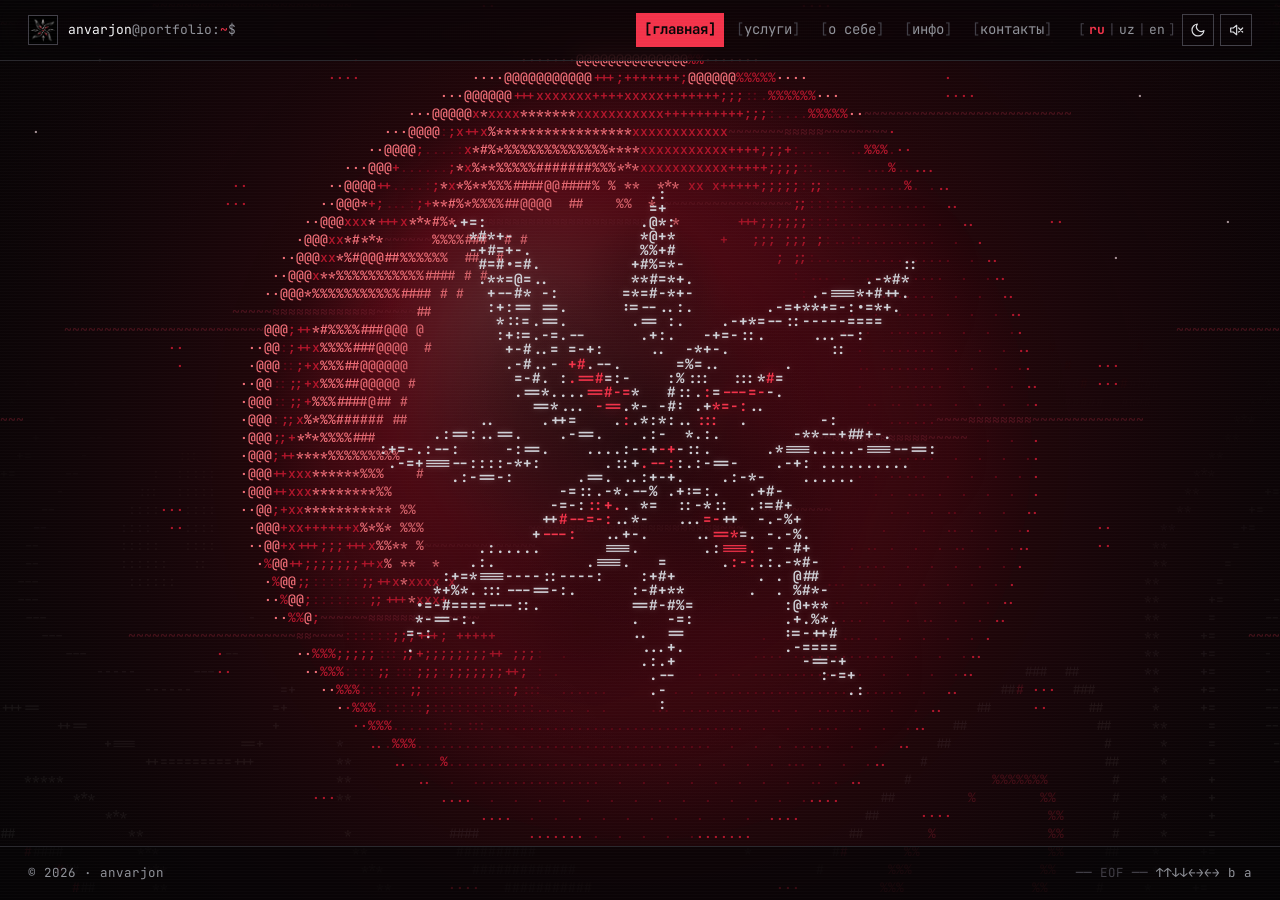
<file: portfolio/index.html>
<!doctype html>
<html lang="ru">
  <head>
    <meta charset="utf-8" />
    <meta name="viewport" content="width=device-width, initial-scale=1" />
    <title>Хайруллаев Анваржон — портфолио</title>
    <meta name="description" content="IT-администратор: серверы, сети, СКС, видеонаблюдение." />
    <meta name="theme-color" content="#050506" />
    <link rel="icon" href="img/logo.png" />
    <link rel="preconnect" href="https://fonts.googleapis.com" />
    <link rel="preconnect" href="https://fonts.gstatic.com" crossorigin />
    <link
      rel="stylesheet"
      href="https://fonts.googleapis.com/css2?family=JetBrains+Mono:wght@400;500;700;800&display=swap"
    />
    <link rel="stylesheet" href="css/style.css" />
    <script>
      // Включает анимации, когда работает JavaScript; восстанавливает выбранную тему.
      document.documentElement.classList.add("js");
      try {
        if (localStorage.getItem("scheme") === "light") document.documentElement.dataset.scheme = "light";
      } catch (e) {}
    </script>
  </head>
  <body>
    <a class="skip-link" href="#main" data-i18n="skip">К содержимому</a>

    <header class="site-header">
      <div class="header-inner">
        <a class="brand" href="#home" data-i18n-aria="nav.home">
          <img src="img/logo.png" alt="" width="30" height="30" />
          <span class="brand-text"
            ><span class="brand-user" data-handle></span>@portfolio:<span class="brand-path" data-brand-path>~</span>$</span
          >
        </a>
        <nav class="nav" aria-label="Menu">
          <a href="#home" data-i18n="nav.main">главная</a>
          <a href="#services" data-i18n="nav.services">услуги</a>
          <a href="#about" data-i18n="nav.about">о себе</a>
          <a href="#info" data-i18n="nav.info">инфо</a>
          <a href="#contact" data-i18n="nav.contact">контакты</a>
        </nav>
        <div class="controls">
          <div class="lang-switch" role="group" data-i18n-aria="ctrl.lang">
            <button type="button" data-lang="ru">ru</button><span aria-hidden="true">|</span
            ><button type="button" data-lang="uz">uz</button><span aria-hidden="true">|</span
            ><button type="button" data-lang="en">en</button>
          </div>
          <button class="icon-btn" type="button" data-theme-btn data-i18n-aria="ctrl.theme">
            <svg class="icon-moon" viewBox="0 0 24 24" aria-hidden="true"><path d="M21 12.8A9 9 0 1 1 11.2 3a7 7 0 0 0 9.8 9.8z" /></svg>
            <svg class="icon-sun" viewBox="0 0 24 24" aria-hidden="true">
              <circle cx="12" cy="12" r="4.5" />
              <path d="M12 1.5v2.5M12 20v2.5M1.5 12H4M20 12h2.5M4.6 4.6l1.8 1.8M17.6 17.6l1.8 1.8M4.6 19.4l1.8-1.8M17.6 6.4l1.8-1.8" />
            </svg>
          </button>
          <button class="icon-btn" type="button" data-sound-btn aria-pressed="false">
            <svg viewBox="0 0 24 24" aria-hidden="true">
              <path d="M4 9h4l5-4v14l-5-4H4z" />
              <path class="wave" d="M16.5 8.5a5 5 0 0 1 0 7M19 6a8.5 8.5 0 0 1 0 12" />
              <path class="mute" d="M16 9l6 6M22 9l-6 6" />
            </svg>
          </button>
        </div>
      </div>
    </header>

    <main id="main" tabindex="-1">
      <!-- Главная: только логотип с эффектом глитча на фоне алой луны -->
      <section class="page page-home" data-page="home" data-i18n-aria="nav.home">
        <div class="ascii home-logo" data-home-logo role="img" data-i18n-aria="home.logo">
          <pre class="ascii-silver"></pre>
          <pre class="ascii-red"></pre>
        </div>
      </section>

      <!-- 01. Услуги: у каждой — анимированная картинка; монтаж СКС — 3D-схема офиса с камерами -->
      <section class="page" data-page="services" aria-labelledby="services-title" hidden>
        <div class="container container-wide">
          <div class="page-head">
            <a class="back" href="#home" data-i18n="nav.back">← меню</a>
            <h2 class="section-title" id="services-title" data-title>
              <span class="num">01.</span><span class="title-text" data-i18n="services.title">Услуги</span>
            </h2>
            <p class="section-lead" data-reveal data-i18n="services.lead"></p>
          </div>
          <div class="services" data-services></div>

          <!-- Схема офиса: скрипт переносит её внутрь услуги «Монтаж СКС и видеонаблюдения» -->
          <div class="office-block" data-office>
            <div class="term office-map" data-office-frame>
              <div class="term-bar">
                <span>~/office/map.3d</span>
                <span class="bar-actions">
                  <button class="anim-toggle" type="button" data-office-full data-i18n="office.full">во весь экран</button>
                  <button class="anim-toggle" type="button" data-office-toggle></button>
                </span>
              </div>
              <div class="office-screen">
                <pre class="asc office-pre office-pre-map" data-office-map aria-hidden="true"></pre>
              </div>
              <p class="office-legend" data-i18n="office.legend"></p>
            </div>
            <div class="office-grid">
              <div class="term cam-feed">
                <div class="term-bar"><span data-feed-title>cam · live</span><span class="live">● REC</span></div>
                <div class="cam-buttons" role="group" data-i18n-aria="office.feed" data-cam-buttons></div>
                <div class="office-screen">
                  <pre class="asc office-pre" data-cam-feed aria-hidden="true"></pre>
                </div>
              </div>
              <div class="term cam-models">
                <div class="term-bar"><span>~/cameras</span><span data-i18n="office.models">модели камер</span></div>
                <div class="office-screen">
                  <pre class="asc office-pre" data-cam-models aria-hidden="true"></pre>
                </div>
              </div>
            </div>
          </div>
        </div>
      </section>

      <!-- 02. О себе: кто я, навыки (плитки с анимированными значками), опыт и сертификаты -->
      <section class="page" data-page="about" aria-labelledby="about-title" hidden>
        <div class="container">
          <div class="page-head">
            <a class="back" href="#home" data-i18n="nav.back">← меню</a>
            <h2 class="section-title" id="about-title" data-title>
              <span class="num">02.</span><span class="title-text" data-i18n="about.title">О себе</span>
            </h2>
          </div>

          <div class="term about-card" data-reveal>
            <div class="term-bar" aria-hidden="true"><span>~/about.txt</span><span>cat</span></div>
            <div class="about-body">
              <img class="about-logo" src="img/logo.png" alt="" width="96" height="96" />
              <div>
                <p class="about-role"><span class="ps1">&gt;</span> <span data-role></span><span class="cursor" aria-hidden="true">▋</span></p>
                <p class="about-text" data-about></p>
              </div>
            </div>
          </div>

          <!-- Навыки из резюме по уровням (список — в js/data.js, skillLevels) -->
          <h3 class="sub-title" data-reveal><span class="ps1">$</span> cat ~/skills.txt <span class="dim">#</span> <span data-i18n="skills.title">навыки</span></h3>
          <div class="term levels" data-reveal>
            <div class="term-bar" aria-hidden="true"><span>~/skills.txt</span><span data-skill-count></span></div>
            <div class="levels-body" data-skill-levels></div>
          </div>

          <h3 class="sub-title" data-reveal><span class="ps1">$</span> ls ~/skills <span class="dim">#</span> <span data-i18n="skills.detail">подробно</span></h3>
          <div class="tabs" role="tablist" data-tabs data-reveal></div>
          <div class="panels" data-panels data-reveal></div>

          <h3 class="sub-title" data-reveal><span class="ps1">$</span> tail ~/experience.log <span class="dim">#</span> <span data-i18n="exp.title">опыт</span></h3>
          <div class="exp-grid">
            <div class="term log" data-reveal>
              <div class="term-bar" aria-hidden="true"><span>~/experience.log</span><span>tail -f</span></div>
              <ol class="log-list" data-experience></ol>
            </div>
            <div class="certs" data-reveal>
              <p class="prompt">
                <span class="ps1">$</span> ls ~/certs <span class="dim">#</span> <span data-i18n="exp.certs">сертификаты</span>
              </p>
              <ul class="cert-list" data-certs></ul>
            </div>
          </div>
        </div>
      </section>

      <!-- 03. Инфо: анимированная карта мира с IP и координатами посетителя, терминал -->
      <section class="page" data-page="info" aria-labelledby="info-title" hidden>
        <div class="container container-wide">
          <div class="page-head">
            <a class="back" href="#home" data-i18n="nav.back">← меню</a>
            <h2 class="section-title" id="info-title" data-title>
              <span class="num">03.</span><span class="title-text" data-i18n="info.title">Инфо</span>
            </h2>
            <p class="section-lead" data-reveal data-i18n="info.lead"></p>
          </div>

          <div class="info-grid">
            <div class="term geo-map" data-reveal>
              <div class="term-bar"><span>~/info/worldmap</span><span class="live">● live</span></div>
              <div class="office-screen">
                <pre class="asc office-pre geo-pre" data-geo-map aria-hidden="true"></pre>
              </div>
            </div>
            <div class="term geo-facts" data-reveal>
              <div class="term-bar"><span>~/info/visitor</span><span data-geo-status></span></div>
              <dl class="facts" data-geo-facts></dl>
            </div>
          </div>

          <h3 class="sub-title" data-reveal><span class="ps1">$</span> bash <span class="dim">#</span> <span data-i18n="terminal.title">терминал</span></h3>
          <div class="term console" data-console data-reveal>
            <div class="term-bar" aria-hidden="true"><span><span data-handle></span>@portfolio: ~</span><span>bash</span></div>
            <div class="console-body" data-console-body>
              <div class="console-out" data-console-out role="log" aria-live="polite"></div>
              <form class="console-line" data-console-form autocomplete="off">
                <label class="sr-only" for="console-input" data-i18n="terminal.input">Команда</label>
                <span class="console-ps1" aria-hidden="true"><span data-handle></span>@portfolio:~$</span>
                <input
                  id="console-input"
                  class="console-input"
                  type="text"
                  autocomplete="off"
                  autocapitalize="off"
                  autocorrect="off"
                  spellcheck="false"
                  enterkeyhint="send"
                />
              </form>
            </div>
          </div>
          <div class="console-quick" data-console-quick data-reveal>
            <span class="dim" data-i18n="terminal.hint">быстрые команды:</span>
          </div>
        </div>
      </section>

      <!-- 04. Контакты -->
      <section class="page" data-page="contact" aria-labelledby="contact-title" hidden>
        <div class="container">
          <div class="page-head">
            <a class="back" href="#home" data-i18n="nav.back">← меню</a>
            <h2 class="section-title" id="contact-title" data-title>
              <span class="num">04.</span><span class="title-text" data-i18n="contact.title">Контакты</span>
            </h2>
            <p class="section-lead" data-reveal data-i18n="contact.lead"></p>
          </div>
          <ul class="contacts" data-contacts></ul>
        </div>
      </section>
    </main>

    <footer class="site-footer">
      <div class="footer-inner">
        <span data-footer></span>
        <span class="eof">── EOF ── <span class="dim">↑↑↓↓←→←→ b a</span></span>
      </div>
    </footer>

    <div class="toast" data-toast role="status" aria-live="polite"></div>

    <script src="js/i18n.js"></script>
    <script src="js/data.js"></script>
    <script src="js/ascii-logo.js"></script>
    <script src="js/fx.js"></script>
    <script src="js/sound.js"></script>
    <script src="js/background.js"></script>
    <script src="js/scenes.js"></script>
    <script src="js/icons.js"></script>
    <script src="js/main.js"></script>
    <script src="js/office.js"></script>
    <script src="js/worldmap.js"></script>
    <script src="js/geo.js"></script>
    <script src="js/info.js"></script>
    <script src="js/terminal.js"></script>
  </body>
</html>
</file>
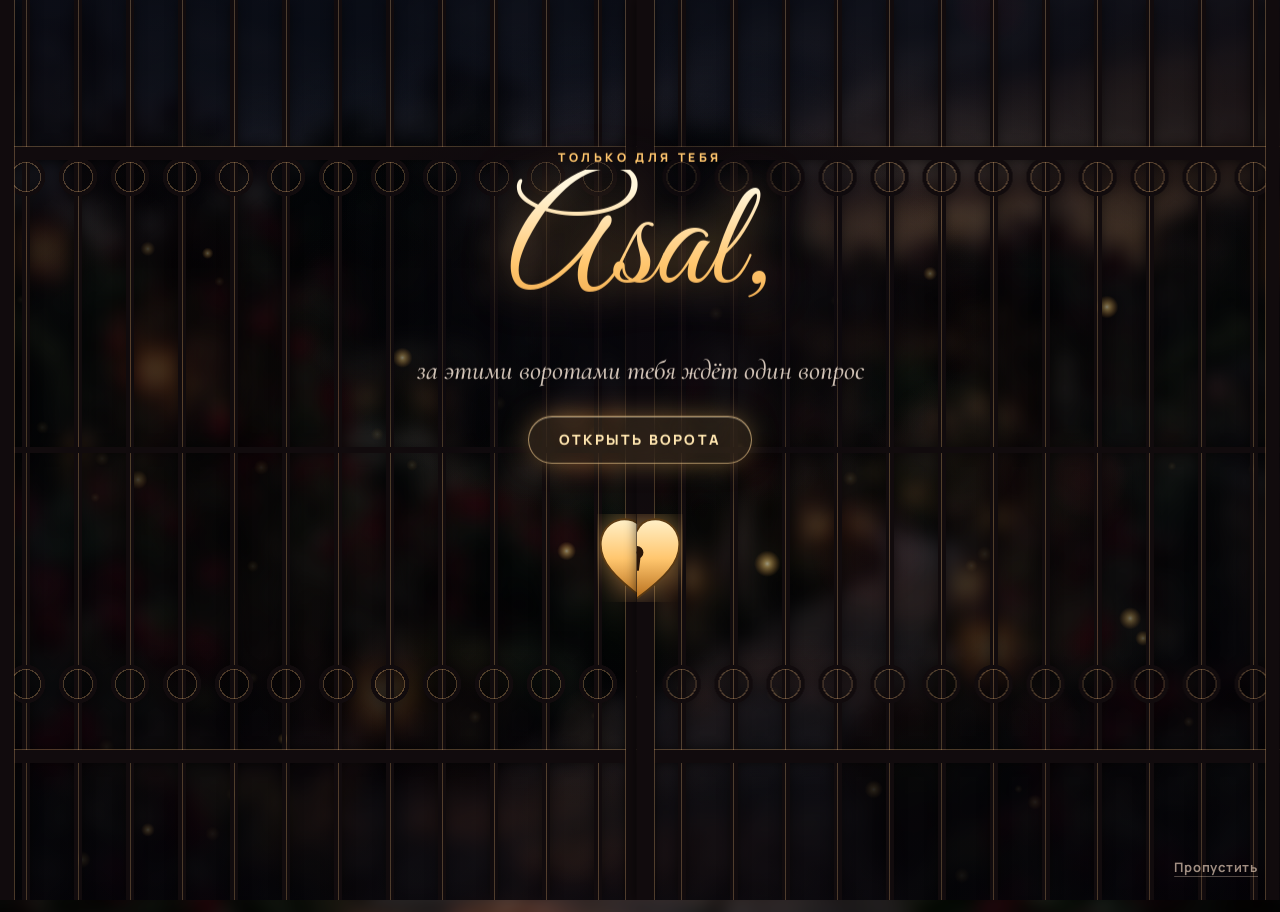
<file: public/asal.html>
<!doctype html>
<html lang="ru">
<head>
<meta charset="utf-8">
<meta name="viewport" content="width=device-width, initial-scale=1, viewport-fit=cover">
<title>Приглашение для Asal</title>
<meta name="claude:viewport-fit-sides" content="cover">
<meta name="description" content="Asal, у меня к тебе один важный вопрос 💌">
<meta property="og:title" content="Asal, у меня к тебе вопрос 💌">
<meta property="og:description" content="Открой ворота в сад.">
<meta name="theme-color" content="#0f1020">
<link rel="preconnect" href="https://fonts.googleapis.com">
<link rel="preconnect" href="https://fonts.gstatic.com" crossorigin>
<link rel="stylesheet" href="https://fonts.googleapis.com/css2?family=Cormorant+Garamond:ital,wght@0,600;1,500;1,600&family=Great+Vibes&family=Manrope:wght@500;700;800&family=Marck+Script&display=swap">
<style>
/* Layout: a wrought-iron gate opens onto an evening rose garden (the photo, with its lanterns re-lit and flickering, fireflies and falling petals); one large warm liquid-glass card stands on the path with a lantern on its edge and her name written in gold. Single dusk theme on purpose. */
:root {
  color-scheme: dark;
  --dusk: #0f1020;
  --ink: #fff8ef;
  --ink-soft: rgba(255, 238, 222, .82);
  --ink-faint: rgba(255, 228, 205, .62);
  --gold: #ffc66e;
  --gold-light: #ffe6b0;
  --gold-deep: #e39436;
  --rose: #e3344f;
  --rose-deep: #9e1030;
  --iron: #110b0d;
  --paper: #fff8ee;
  --paper-ink: #3b1420;
  --font-display: "Cormorant Garamond", "Cormorant", Georgia, "Times New Roman", serif;
  --font-name: "Great Vibes", "Segoe Script", "Brush Script MT", cursive;
  --font-body: "Manrope", "Segoe UI", system-ui, -apple-system, sans-serif;
  --font-hand: "Marck Script", "Segoe Script", "Comic Sans MS", cursive;
  --ease: cubic-bezier(.22, 1, .36, 1);
  --spring: cubic-bezier(.34, 1.56, .64, 1);
  --radius: 46px;
}

* { box-sizing: border-box; }
[hidden] { display: none !important; }
html, body { height: 100%; }
body {
  margin: 0;
  font-family: var(--font-body);
  color: var(--ink);
  background: var(--dusk);
  -webkit-font-smoothing: antialiased;
  overflow-x: hidden;
}
body.is-intro { overflow: hidden; }
::selection { background: var(--rose); color: var(--ink); }

/* ---------- the garden ---------- */
.garden { position: fixed; inset: -24px; z-index: 0; overflow: hidden; pointer-events: none; will-change: transform; }
.garden-kb { position: absolute; inset: 0; animation: kb 46s ease-in-out infinite alternate; }
@keyframes kb { from { transform: scale(1); } to { transform: scale(1.06) translate(-1%, -.6%); } }
.garden-world {
  position: absolute; inset: 0;
  transition: transform 3.2s cubic-bezier(.3, .1, .2, 1), filter 2.8s ease;
}
body.is-intro .garden-world { transform: scale(1.2); filter: blur(8px) brightness(.5) saturate(.9); }
.garden-img { position: absolute; inset: 0; width: 100%; height: 100%; object-fit: cover; object-position: 55% 50%; display: block; }
.glows { position: absolute; inset: 0; }
.glow {
  position: absolute; left: 0; top: 0;
  width: var(--g); aspect-ratio: 1; margin: calc(var(--g) / -2) 0 0 calc(var(--g) / -2);
  opacity: 0; transition: opacity 1.2s ease; transition-delay: var(--delay, 0s);
  mix-blend-mode: screen;
}
.glow i {
  position: absolute; inset: 0; border-radius: 50%;
  background: radial-gradient(circle, rgba(255, 222, 150, .8) 0%, rgba(255, 170, 80, .34) 26%, rgba(255, 140, 60, 0) 64%);
  animation: flicker var(--f, 2.2s) ease-in-out infinite alternate; animation-delay: var(--fd, 0s);
}
.garden.lit .glow { opacity: 1; }
@keyframes flicker {
  0% { opacity: .75; transform: scale(.96); }
  30% { opacity: 1; transform: scale(1.04); }
  55% { opacity: .82; transform: scale(.99); }
  80% { opacity: .95; transform: scale(1.02); }
  100% { opacity: .78; transform: scale(.97); }
}
.bulb {
  position: absolute; left: 0; top: 0; width: var(--b); aspect-ratio: 1; margin: calc(var(--b) / -2) 0 0 calc(var(--b) / -2);
  border-radius: 50%;
  background: radial-gradient(circle, #fff6d8 0%, rgba(255, 210, 130, .7) 35%, rgba(255, 190, 100, 0) 70%);
  opacity: 0; mix-blend-mode: screen;
  transition: opacity 1s ease; transition-delay: var(--delay, 0s);
}
.garden.lit .bulb { opacity: 1; animation: bulb var(--t, 2.6s) ease-in-out infinite; animation-delay: var(--fd, 0s); }
@keyframes bulb { 0%, 100% { filter: brightness(.7); } 50% { filter: brightness(1.35); } }
.veil {
  position: fixed; inset: 0; z-index: 0; pointer-events: none;
  background:
    radial-gradient(120% 90% at 50% 55%, transparent 45%, rgba(6, 5, 12, .55) 100%),
    linear-gradient(180deg, rgba(10, 12, 30, .35) 0%, transparent 30%, transparent 70%, rgba(6, 4, 10, .45) 100%);
}
#flies { position: fixed; inset: 0; z-index: 1; width: 100%; height: 100%; pointer-events: none; }
.layer { position: fixed; inset: 0; pointer-events: none; overflow: hidden; }
#back { z-index: 1; }
#front { z-index: 4; }
#fx { z-index: 60; }
.petal { position: absolute; left: 0; top: 0; width: var(--s); height: calc(var(--s) * .86); will-change: transform; }
.petal i {
  display: block; width: 100%; height: 100%;
  border-radius: 70% 30% 65% 35% / 60% 45% 55% 40%;
  background: radial-gradient(120% 90% at 30% 25%, #ff7186 0%, var(--rose) 45%, var(--rose-deep) 100%);
  box-shadow: inset -2px -2px 4px rgba(60, 0, 15, .35);
  animation: petal-flip var(--f, 2.4s) ease-in-out infinite alternate;
}
@keyframes petal-flip { from { transform: rotate3d(1, .5, 0, 0deg); } to { transform: rotate3d(1, .5, 0, 170deg); } }
.bit { position: absolute; left: 0; top: 0; margin: -.5em 0 0 -.5em; line-height: 1; pointer-events: none; will-change: transform; }

/* ---------- the gate ---------- */
.gate { position: fixed; inset: 0; z-index: 50; perspective: 1500px; overflow: hidden; }
.gate-shade {
  position: absolute; inset: 0;
  background: radial-gradient(70% 55% at 50% 46%, rgba(10, 8, 16, .08), rgba(6, 5, 10, .6) 80%);
  transition: opacity 1.8s ease;
}
.gate.open .gate-shade { opacity: 0; }
.door {
  position: absolute; top: 0; bottom: 0; width: 50.2%;
  transition: transform 2.4s cubic-bezier(.62, .04, .22, 1), opacity 2.4s ease;
}
.door-l { left: 0; transform-origin: 0 50%; }
.door-r { right: 0; transform-origin: 100% 50%; }
.gate.open .door-l { transform: rotateY(-102deg); opacity: .35; }
.gate.open .door-r { transform: rotateY(102deg); opacity: .35; }
.iron {
  position: absolute; inset: 0;
  --hi: rgba(255, 196, 130, .28);
  background:
    linear-gradient(90deg, transparent calc(100% - 18px), var(--hi) calc(100% - 18px) calc(100% - 17px), var(--iron) calc(100% - 17px)),
    linear-gradient(90deg, var(--iron) 0 14px, var(--hi) 14px 15px, transparent 15px),
    linear-gradient(180deg, transparent calc(17% - 7px), var(--hi) calc(17% - 7px) calc(17% - 6px), var(--iron) calc(17% - 6px) calc(17% + 7px), transparent calc(17% + 7px)),
    linear-gradient(180deg, transparent calc(84% - 7px), var(--hi) calc(84% - 7px) calc(84% - 6px), var(--iron) calc(84% - 6px) calc(84% + 7px), transparent calc(84% + 7px)),
    linear-gradient(180deg, transparent calc(50% - 3px), var(--iron) calc(50% - 3px) calc(50% + 3px), transparent calc(50% + 3px)),
    radial-gradient(circle at 26px 24px, transparent 14px, var(--hi) 14px 15px, var(--iron) 15px 19px, transparent 19.5px) 0 calc(17% + 8px) / 52px 48px repeat-x,
    radial-gradient(circle at 26px 24px, transparent 14px, var(--hi) 14px 15px, var(--iron) 15px 19px, transparent 19.5px) 0 calc(84% - 56px) / 52px 48px repeat-x,
    repeating-linear-gradient(90deg, transparent 0 22px, var(--iron) 22px 26px, var(--hi) 26px 27px, var(--iron) 27px 30px, transparent 30px 52px);
  filter: drop-shadow(0 0 6px rgba(0, 0, 0, .6));
}
.door-r .iron { transform: scaleX(-1); }
.lock-half { position: absolute; top: calc(62% - 44px); width: 46px; height: 88px; overflow: hidden; }
.door-l .lock-half { right: 0; }
.door-r .lock-half { left: 0; }
.lock-half svg { position: absolute; top: 0; width: 92px; height: 88px; filter: drop-shadow(0 0 14px rgba(255, 190, 100, .55)); transition: filter .4s; }
.door-l .lock-half svg { left: 0; }
.door-r .lock-half svg { left: -46px; }
.gate.opening .lock-half svg { filter: drop-shadow(0 0 30px rgba(255, 214, 150, 1)) brightness(1.3); }
.lock-hit { position: absolute; left: 50%; top: 62%; width: 110px; height: 110px; margin: -55px 0 0 -55px; border-radius: 50%; border: 0; background: none; cursor: pointer; -webkit-tap-highlight-color: transparent; }
.lock-hit:focus-visible { outline: 3px solid var(--gold); outline-offset: 4px; }
.flood {
  position: absolute; left: 50%; top: 50%; width: 30vmax; aspect-ratio: 1; margin: -15vmax 0 0 -15vmax; border-radius: 50%;
  background: radial-gradient(circle, rgba(255, 236, 196, .95) 0%, rgba(255, 190, 110, .45) 30%, transparent 66%);
  opacity: 0; mix-blend-mode: screen; pointer-events: none;
}
.gate-text {
  position: absolute; left: 50%; top: 34%; transform: translate(-50%, -50%);
  width: min(92vw, 560px); text-align: center;
  display: flex; flex-direction: column; align-items: center; gap: 10px;
  transition: opacity .45s ease, filter .45s ease, transform .7s var(--ease);
}
.gate-text::before {
  content: ""; position: absolute; inset: -18% -12%; z-index: -1; border-radius: 50%;
  background: radial-gradient(closest-side, rgba(8, 6, 12, .82), rgba(8, 6, 12, .5) 55%, transparent);
}
.gate.opening .gate-text { opacity: 0; filter: blur(8px); transform: translate(-50%, -56%); pointer-events: none; }
.gate-kicker { margin: 0; font-size: 12px; font-weight: 800; letter-spacing: .3em; text-transform: uppercase; color: var(--gold); animation: rise 1.2s var(--ease) both .3s; }
.gate-name {
  margin: -6px 0 0; padding: 0 .2em .1em;
  font-family: var(--font-name); font-weight: 400;
  font-size: clamp(84px, 22vw, 150px); line-height: 1.05;
  background: linear-gradient(180deg, #fff6dc 10%, var(--gold) 55%, var(--gold-deep) 100%);
  -webkit-background-clip: text; background-clip: text; color: transparent;
  filter: drop-shadow(0 0 22px rgba(255, 190, 100, .5));
  animation: rise 1.8s var(--ease) both .6s;
}
.gate-line { margin: 0; font-family: var(--font-display); font-style: italic; font-weight: 500; font-size: clamp(21px, 5.4vw, 27px); line-height: 1.3; color: var(--ink-soft); animation: rise 1.3s var(--ease) both 1.5s; text-wrap: balance; }
.gate-btn {
  position: relative; margin-top: 18px;
  padding: 16px 30px; border-radius: 999px; border: 1px solid rgba(255, 214, 150, .6);
  font: 800 14px/1 var(--font-body); letter-spacing: .16em; text-transform: uppercase;
  color: var(--gold-light);
  background: rgba(255, 198, 110, .12);
  -webkit-backdrop-filter: blur(8px); backdrop-filter: blur(8px);
  box-shadow: inset 0 1px 0 rgba(255, 240, 210, .35), 0 0 30px -6px rgba(255, 190, 100, .55);
  cursor: pointer; -webkit-tap-highlight-color: transparent;
  animation: rise 1.1s var(--ease) both 2.2s;
}
.gate-btn::after { content: ""; position: absolute; inset: -5px; border-radius: inherit; border: 1px solid rgba(255, 214, 150, .5); animation: ring 2.2s ease-out infinite 3s; opacity: 0; }
.gate-btn:hover { background: rgba(255, 198, 110, .2); }
.gate-btn:focus-visible { outline: 3px solid var(--gold); outline-offset: 4px; }
@keyframes rise { from { opacity: 0; transform: translateY(16px); filter: blur(10px); } }
.intro-skip {
  position: absolute;
  right: max(16px, env(safe-area-inset-right, 0px));
  bottom: calc(14px + env(safe-area-inset-bottom, 0px));
  padding: 10px 6px; border: 0; background: none; cursor: pointer;
  font: 700 13px var(--font-body); letter-spacing: .06em; color: var(--ink-faint);
  text-decoration: underline; text-decoration-color: rgba(255, 228, 205, .3); text-underline-offset: 4px;
  animation: rise .8s ease both 1.4s;
}
.intro-skip:hover { color: var(--ink); }
.intro-skip:focus-visible { outline: 2px solid var(--gold); outline-offset: 2px; border-radius: 6px; }
.gate.opening .intro-skip { opacity: 0; pointer-events: none; transition: opacity .3s; }

/* ---------- stage + card ---------- */
.stage {
  position: relative; z-index: 3;
  min-height: 100%;
  display: grid; place-items: center;
  padding-block: 116px 56px;
  padding-left: max(16px, env(safe-area-inset-left, 0px));
  padding-right: max(16px, env(safe-area-inset-right, 0px));
  pointer-events: none;
  transition: opacity 1.5s var(--ease);
}
body.is-intro .stage { opacity: 0; }
body.from-gate .stage { transition-delay: .9s; }
.card-float { width: min(100%, 720px); pointer-events: auto; }
body.is-revealed .card-float { animation: float 8s ease-in-out infinite; }
body.is-revealed .card-jelly { animation: card-in 1.6s var(--ease) both; }
body.from-gate .card-jelly { animation-delay: .9s; }
@keyframes float { 0%, 100% { transform: translateY(0); } 50% { transform: translateY(-9px); } }
@keyframes card-in { from { transform: translateY(40px) scale(.95); } }

.card {
  position: relative; isolation: isolate;
  border-radius: var(--radius);
  padding: clamp(32px, 7vw, 60px) clamp(22px, 6.4vw, 60px) clamp(28px, 6vw, 50px);
  background:
    linear-gradient(155deg, rgba(255, 246, 230, .2) 0%, rgba(255, 246, 230, .07) 34%, rgba(255, 246, 230, .03) 62%, rgba(255, 246, 230, .12) 100%),
    rgba(22, 14, 24, .4);
  -webkit-backdrop-filter: blur(22px) saturate(170%) brightness(1.02);
  backdrop-filter: blur(22px) saturate(170%) brightness(1.02);
  box-shadow:
    inset 0 1.5px 0 rgba(255, 240, 215, .6),
    inset 0 -1px 1px rgba(255, 240, 215, .14),
    inset 0 26px 52px -32px rgba(255, 240, 215, .45),
    inset 0 -44px 80px -44px rgba(255, 170, 80, .3),
    0 70px 130px -44px rgba(0, 0, 0, .8),
    0 0 120px -40px rgba(255, 170, 80, .55);
  transform: perspective(1400px) rotateX(var(--rx, 0deg)) rotateY(var(--ry, 0deg));
  transition: transform .8s var(--ease);
}
.card.refract { backdrop-filter: url(#lg-refract) blur(12px) saturate(175%) brightness(1.04); }
.card::before {
  content: ""; position: absolute; inset: 0; z-index: 2; border-radius: inherit; padding: 1.5px; pointer-events: none;
  background: linear-gradient(135deg,
    rgba(255, 246, 228, .95) 0%, rgba(255, 246, 228, .14) 22%, rgba(255, 190, 110, .4) 50%,
    rgba(255, 246, 228, .08) 72%, rgba(255, 214, 160, .85) 100%);
  -webkit-mask: linear-gradient(#000 0 0) content-box, linear-gradient(#000 0 0);
  -webkit-mask-composite: xor;
  mask: linear-gradient(#000 0 0) content-box exclude, linear-gradient(#000 0 0);
}
.glass-fx { position: absolute; inset: 0; z-index: -1; border-radius: inherit; overflow: hidden; pointer-events: none; }
.sheen {
  position: absolute; inset: 0;
  background:
    radial-gradient(110% 50% at 50% -14%, rgba(255, 246, 228, .26), transparent 58%),
    radial-gradient(55% 40% at 90% 0%, rgba(255, 190, 110, .28), transparent 70%);
}
.glare {
  position: absolute; left: -30%; top: -75%; width: 150%; aspect-ratio: 1;
  background: radial-gradient(circle, rgba(255, 246, 228, .22) 0%, rgba(255, 246, 228, .06) 26%, rgba(255, 246, 228, 0) 52%);
  transition: transform .5s var(--ease);
}
.glare.drift { animation: glare-drift 12s ease-in-out infinite alternate; }
@keyframes glare-drift { from { transform: translate(-18%, 4%); } to { transform: translate(22%, 28%); } }

.lantern { position: absolute; right: clamp(26px, 8vw, 64px); top: calc(var(--lw) * -1.5); --lw: clamp(62px, 16vw, 84px); width: var(--lw); z-index: 3; pointer-events: none; }
.lantern svg { display: block; width: 100%; height: auto; overflow: visible; }
.lantern .l-glow { transform-box: fill-box; transform-origin: center; animation: flicker 2.1s ease-in-out infinite alternate; }
.lantern .flame { transform-box: fill-box; transform-origin: 50% 100%; animation: flame 1.3s ease-in-out infinite alternate; }
@keyframes flame { 0% { transform: scale(1, 1) skewX(0deg); } 35% { transform: scale(.92, 1.08) skewX(-3deg); } 70% { transform: scale(1.04, .95) skewX(2deg); } 100% { transform: scale(.97, 1.04) skewX(-1deg); } }

/* ---------- card content ---------- */
.steps { position: relative; }
.step { display: flex; flex-direction: column; align-items: flex-start; }
.step > * { max-width: 100%; }
.step-title:focus { outline: none; }
.kicker {
  display: inline-flex; align-items: center; gap: 9px; margin: 0;
  padding: 8px 15px 8px 11px; border-radius: 999px;
  font-size: 12px; font-weight: 800; letter-spacing: .16em; text-transform: uppercase;
  color: var(--gold-light);
  background: rgba(255, 240, 215, .08);
  box-shadow: inset 0 1px 0 rgba(255, 240, 215, .28), inset 0 0 0 1px rgba(255, 240, 215, .08);
}
.kicker-dot { width: 8px; height: 8px; border-radius: 50%; background: var(--gold); box-shadow: 0 0 0 4px rgba(255, 198, 110, .2), 0 0 12px var(--gold); animation: dot 1.6s ease-in-out infinite; }
@keyframes dot { 50% { box-shadow: 0 0 0 8px rgba(255, 198, 110, 0), 0 0 12px var(--gold); } }
.hand {
  margin: 26px 0 0 6px;
  font-family: var(--font-hand); font-size: clamp(22px, 5.8vw, 32px); line-height: 1.05;
  color: #ffb3a8; text-wrap: balance;
  transform: rotate(-4deg); transform-origin: left center;
  text-shadow: 0 0 16px rgba(227, 52, 79, .55);
}
.name-svg {
  display: block; width: min(100%, 390px); height: auto; margin: 2px 0 -6px -10px; overflow: visible;
  filter: drop-shadow(0 0 20px rgba(255, 190, 100, .5)) drop-shadow(0 2px 1px rgba(0, 0, 0, .35));
}
.name-text {
  font-family: var(--font-name); font-size: 200px;
  fill: url(#goldText); fill-opacity: 0;
  stroke: var(--gold-light); stroke-width: 1.6; stroke-linejoin: round;
  stroke-dasharray: 3000; stroke-dashoffset: 3000;
}
.name-svg.drawing .name-text { animation: draw 2.8s cubic-bezier(.5, .1, .3, 1) forwards, fill-in 1.1s ease forwards 1.7s; }
.name-svg.drawn .name-text { stroke-dashoffset: 0; fill-opacity: 1; stroke-opacity: 0; }
@keyframes draw { to { stroke-dashoffset: 0; } }
@keyframes fill-in { to { fill-opacity: 1; stroke-opacity: 0; } }

.ask-body { width: 100%; margin-top: 16px; display: grid; gap: 14px 40px; }
.lead { margin: 0; font-size: 16.5px; line-height: 1.6; color: var(--ink-soft); max-width: 34ch; }
.question {
  margin: 0;
  font-family: var(--font-display); font-weight: 600;
  font-size: clamp(30px, 4.8vw, 46px); line-height: 1.04; letter-spacing: -.005em;
  text-wrap: balance;
}
.answers { margin-top: 22px; display: flex; flex-wrap: wrap; align-items: center; gap: 12px; }
.no-slot { display: inline-flex; }
@media (min-width: 760px) {
  .ask-body { grid-template-columns: minmax(0, .9fr) minmax(0, 1.1fr); align-items: start; }
  .lead { padding-top: 8px; }
}

.btn {
  font: 800 17px/1 var(--font-body);
  border: 0; border-radius: 999px; padding: 18px 30px;
  display: inline-flex; align-items: center; justify-content: center; gap: 10px;
  cursor: pointer; white-space: nowrap;
  -webkit-tap-highlight-color: transparent; touch-action: manipulation;
}
.btn:focus-visible { outline: 3px solid var(--gold-light); outline-offset: 3px; }
.btn-yes {
  position: relative;
  color: var(--ink);
  background: linear-gradient(180deg, #ff6a7d 0%, var(--rose) 52%, var(--rose-deep) 100%);
  box-shadow:
    inset 0 1px 0 rgba(255, 220, 210, .55),
    inset 0 -3px 8px rgba(80, 0, 20, .35),
    0 0 34px -6px rgba(227, 52, 79, .75),
    0 16px 30px -14px rgba(0, 0, 0, .6);
  transform: scale(var(--grow, 1)); transform-origin: left center;
  transition: transform .5s var(--spring), box-shadow .3s;
  text-shadow: 0 1px 1px rgba(80, 0, 20, .4);
}
.btn-yes::after {
  content: ""; position: absolute; inset: -4px; border-radius: inherit; pointer-events: none;
  border: 2px solid rgba(255, 198, 110, .55);
  animation: ring 1.9s ease-out infinite;
}
@keyframes ring { from { transform: scale(.96); opacity: .9; } to { transform: scale(1.16, 1.3); opacity: 0; } }
.btn-yes:hover { box-shadow: inset 0 1px 0 rgba(255,220,210,.55), inset 0 -3px 8px rgba(80,0,20,.35), 0 0 50px -4px rgba(227,52,79,.95), 0 16px 30px -14px rgba(0,0,0,.6); }
.btn-yes:active { transform: scale(calc(var(--grow, 1) * .95)); }
.btn-wide { width: 100%; }
.btn-no {
  color: var(--ink-soft);
  background: rgba(255, 240, 215, .1);
  box-shadow: inset 0 1px 0 rgba(255, 240, 215, .3), inset 0 0 0 1px rgba(255, 240, 215, .12);
}
.btn-no.is-loose {
  position: fixed; z-index: 6; left: 0; top: 0;
  background: rgba(40, 24, 30, .5);
  -webkit-backdrop-filter: blur(14px) saturate(170%);
  backdrop-filter: blur(14px) saturate(170%);
  transition: left .42s var(--spring), top .42s var(--spring);
}
.btn-no.is-surrender { color: var(--gold-light); }
.hint { margin: 18px 0 0; font-size: 14px; line-height: 1.45; color: var(--ink-faint); min-height: 1.45em; }

.title {
  margin: 20px 0 0;
  font-family: var(--font-display); font-weight: 600;
  font-size: clamp(38px, 7.6vw, 58px); line-height: 1; letter-spacing: -.01em;
  text-wrap: balance;
}
.title em {
  font-family: var(--font-name); font-style: normal; font-weight: 400; font-size: 1.2em; letter-spacing: 0;
  background: linear-gradient(180deg, #fff6dc, var(--gold) 60%, var(--gold-deep));
  -webkit-background-clip: text; background-clip: text; color: transparent;
  padding: 0 .08em;
}
.title em.plain { font-family: var(--font-display); font-style: italic; font-weight: 600; font-size: 1em; }

.field { border: 0; padding: 0; margin: 26px 0 0; min-width: 0; width: 100%; }
.field-label, .field legend {
  display: block; padding: 0; margin: 0 0 10px;
  font-size: 12px; font-weight: 800; letter-spacing: .16em; text-transform: uppercase;
  color: var(--ink-faint);
}
.chips { display: grid; grid-template-columns: repeat(2, minmax(0, 1fr)); gap: 10px; }
@media (min-width: 760px) { .chips { grid-template-columns: repeat(3, minmax(0, 1fr)); } }
.chip { position: relative; display: block; min-width: 0; }
.chip-wide { grid-column: 1 / -1; }
.chip input { position: absolute; opacity: 0; width: 1px; height: 1px; pointer-events: none; }
.chip-face {
  display: flex; align-items: center; gap: 10px; height: 100%;
  padding: 14px 15px; border-radius: 20px;
  font-weight: 700; font-size: 15px; line-height: 1.2; color: var(--ink);
  background: rgba(255, 240, 215, .07);
  box-shadow: inset 0 1px 0 rgba(255, 240, 215, .22), inset 0 0 0 1px rgba(255, 240, 215, .08);
  cursor: pointer;
  transition: transform .3s var(--spring), background .2s, box-shadow .2s;
}
.chip-emoji { font-size: 22px; line-height: 1; flex: none; }
.chip:hover .chip-face { transform: translateY(-2px); background: rgba(255, 240, 215, .12); }
.chip input:checked + .chip-face {
  background: linear-gradient(135deg, rgba(227, 52, 79, .45), rgba(255, 170, 80, .25));
  box-shadow: inset 0 1px 0 rgba(255, 240, 215, .35), inset 0 0 0 1.5px var(--gold), 0 0 28px -8px rgba(255, 170, 80, .8);
}
.chip input:focus-visible + .chip-face { outline: 3px solid var(--gold); outline-offset: 2px; }

.when { display: grid; grid-template-columns: minmax(0, 1.4fr) minmax(0, 1fr); gap: 10px; width: 100%; margin-top: 18px; }
.when > div { min-width: 0; }
.input {
  display: block; width: 100%; min-height: 54px;
  font: 700 16px var(--font-body); color: var(--ink);
  padding: 14px 15px; border: 0; border-radius: 18px;
  background: rgba(255, 240, 215, .08);
  box-shadow: inset 0 1px 0 rgba(255, 240, 215, .22), inset 0 0 0 1px rgba(255, 240, 215, .1);
  -webkit-appearance: none; appearance: none;
}
.input::-webkit-date-and-time-value { text-align: left; }
.input:focus-visible { outline: 3px solid var(--gold); outline-offset: 2px; }
.plan-actions { width: 100%; margin-top: 26px; }

.ticket-wrap { width: 100%; margin-top: 24px; filter: drop-shadow(0 22px 30px rgba(0, 0, 0, .55)) drop-shadow(0 0 40px rgba(255, 170, 80, .22)); }
.ticket {
  --cut: calc(100% - 68px);
  border-radius: 26px; color: var(--paper-ink);
  background: linear-gradient(180deg, var(--paper), #fbe9d6);
  -webkit-mask:
    radial-gradient(circle 13px at left var(--cut), #0000 97%, #000) left / 51% 100% no-repeat,
    radial-gradient(circle 13px at right var(--cut), #0000 97%, #000) right / 51% 100% no-repeat;
  mask:
    radial-gradient(circle 13px at left var(--cut), #0000 97%, #000) left / 51% 100% no-repeat,
    radial-gradient(circle 13px at right var(--cut), #0000 97%, #000) right / 51% 100% no-repeat;
}
.ticket-main { padding: 22px 24px 18px; }
.ticket-label { margin: 0 0 14px; font-size: 11.5px; font-weight: 800; letter-spacing: .18em; text-transform: uppercase; color: var(--rose-deep); }
.ticket-rows { display: grid; gap: 10px; margin: 0; }
.ticket-rows > div { display: grid; grid-template-columns: 60px minmax(0, 1fr); gap: 12px; align-items: baseline; }
.ticket-rows dt { font-size: 11.5px; font-weight: 800; letter-spacing: .12em; text-transform: uppercase; color: rgba(59, 20, 32, .6); }
.ticket-rows dd { margin: 0; font-family: var(--font-display); font-weight: 600; font-size: 22px; line-height: 1.2; }
.ticket-stub {
  height: 68px; margin: 0 18px; padding: 0 6px;
  border-top: 2px dashed rgba(158, 16, 48, .3);
  display: flex; align-items: center; justify-content: space-between; gap: 12px;
}
.stamp {
  flex: none; width: 42px; height: 42px; border-radius: 50%;
  display: grid; place-items: center;
  color: var(--paper); background: var(--rose); font-size: 19px;
  transform: rotate(-12deg);
  box-shadow: 0 0 0 3px var(--paper), 0 0 0 5px rgba(227, 52, 79, .45);
}
.count { font-weight: 800; font-size: 14.5px; color: var(--rose-deep); text-align: right; font-variant-numeric: tabular-nums; }
.note { font-size: clamp(25px, 5.6vw, 31px); margin-top: 22px; transform: rotate(-2deg); text-wrap: balance; }
.links { display: flex; flex-wrap: wrap; gap: 4px 18px; margin-top: 14px; }
.btn-link {
  background: none; border: 0; padding: 8px 2px; cursor: pointer;
  font: 700 14.5px var(--font-body); color: var(--ink-faint);
  text-decoration: underline; text-decoration-color: rgba(255, 228, 205, .3); text-underline-offset: 4px;
}
.btn-link:hover { color: var(--ink); }
.btn-link:focus-visible { outline: 3px solid var(--gold); outline-offset: 2px; border-radius: 6px; }

.defs { position: absolute; width: 0; height: 0; overflow: hidden; }

@media (max-width: 420px) {
  .chip-face { padding: 12px 11px; font-size: 14px; gap: 8px; }
  .btn { padding: 17px 24px; font-size: 16px; }
}
@media (prefers-reduced-transparency: reduce) {
  .card { background: rgba(22, 14, 24, .94); }
}
@media (prefers-reduced-motion: reduce) {
  *, *::before, *::after { animation-duration: .001ms !important; animation-iteration-count: 1 !important; animation-delay: 0s !important; transition-duration: .001ms !important; transition-delay: 0s !important; }
}
</style>
</head>
<body class="is-intro">

<svg class="defs" width="0" height="0" aria-hidden="true" focusable="false">
  <defs>
    <linearGradient id="goldText" x1="0" y1="0" x2="0" y2="1">
      <stop offset=".1" stop-color="#fff6dc"/>
      <stop offset=".55" stop-color="#ffc66e"/>
      <stop offset="1" stop-color="#e39436"/>
    </linearGradient>
    <linearGradient id="lockGold" x1="0" y1="0" x2="0" y2="1">
      <stop offset="0" stop-color="#fff0c8"/>
      <stop offset=".5" stop-color="#ffc66e"/>
      <stop offset="1" stop-color="#b8701e"/>
    </linearGradient>
    <radialGradient id="lanternGlow">
      <stop offset="0" stop-color="#ffd890" stop-opacity=".75"/>
      <stop offset=".45" stop-color="#ffaa50" stop-opacity=".25"/>
      <stop offset="1" stop-color="#ff8c3c" stop-opacity="0"/>
    </radialGradient>
    <linearGradient id="lanternGlass" x1="0" y1="0" x2="0" y2="1">
      <stop offset="0" stop-color="#ffd27e"/>
      <stop offset=".6" stop-color="#ffb04e"/>
      <stop offset="1" stop-color="#e2771f"/>
    </linearGradient>
    <filter id="lg-refract" filterUnits="userSpaceOnUse" primitiveUnits="userSpaceOnUse" x="0" y="0" width="720" height="700" color-interpolation-filters="sRGB">
      <feImage id="lg-map" x="0" y="0" width="720" height="700" preserveAspectRatio="none" result="map"/>
      <feDisplacementMap in="SourceGraphic" in2="map" scale="56" xChannelSelector="R" yChannelSelector="G"/>
    </filter>
  </defs>
</svg>

<div class="garden" id="garden" aria-hidden="true">
  <div class="garden-kb">
    <div class="garden-world">
      <img class="garden-img" id="garden-img" alt="" src="[data-uri]">
      <div class="glows" id="glows"></div>
    </div>
  </div>
</div>
<div class="veil" aria-hidden="true"></div>
<canvas id="flies" aria-hidden="true"></canvas>
<div class="layer" id="back" aria-hidden="true"></div>

<main class="stage" id="stage" inert>
  <div class="card-float">
    <div class="card-jelly" id="jelly">
      <article class="card" id="card">
        <div class="glass-fx" aria-hidden="true"><div class="sheen"></div><div class="glare" id="glare"></div></div>

        <div class="lantern" aria-hidden="true">
          <svg viewBox="0 0 80 140">
            <circle class="l-glow" cx="40" cy="78" r="58" fill="url(#lanternGlow)"/>
            <circle cx="40" cy="10" r="6.5" fill="none" stroke="#1c1416" stroke-width="3"/>
            <path d="M33 26 L47 26 L44 17 L36 17 Z" fill="#1c1416"/>
            <path d="M20 38 L60 38 L50 26 L30 26 Z" fill="#1c1416"/>
            <path d="M22 38 L58 38" stroke="#5a3f2c" stroke-width="1"/>
            <rect x="24" y="38" width="32" height="64" rx="2" fill="url(#lanternGlass)"/>
            <rect x="35" y="80" width="10" height="20" rx="2" fill="#fff1dc"/>
            <path class="flame" d="M40 60 C 46 69, 46 76, 40 79 C 34 76, 34 69, 40 60 Z" fill="#fff3c4"/>
            <path d="M24 38 V102 M56 38 V102 M40 38 V55" stroke="#1c1416" stroke-width="3"/>
            <path d="M20 102 L60 102 L55 112 L25 112 Z" fill="#1c1416"/>
            <rect x="22" y="112" width="36" height="6" rx="2" fill="#1c1416"/>
            <path d="M25 103 L55 103" stroke="#5a3f2c" stroke-width="1"/>
          </svg>
        </div>

        <div class="steps" id="steps">
          <!-- step 1: the question -->
          <section class="step" id="step-ask" aria-labelledby="ask-title">
            <p class="kicker"><span class="kicker-dot" aria-hidden="true"></span>Приглашение на свидание</p>
            <p class="hand">для самой милой девушки</p>
            <h1 style="margin:0;width:100%">
              <svg class="name-svg" id="name-svg" viewBox="-10 -170 400 230" role="img" aria-label="Asal"><text class="name-text" id="name-text" x="0" y="0">Asal</text></svg>
            </h1>
            <div class="ask-body">
              <p class="lead">Фонарики, розы и весь этот вечер собрались здесь, чтобы задать тебе один вопрос.</p>
              <div>
                <h2 class="question step-title" id="ask-title" tabindex="-1">Пойдёшь со мной на свидание?</h2>
                <div class="answers">
                  <button class="btn btn-yes" id="yes" type="button">Да, конечно <span aria-hidden="true">🌹</span></button>
                  <span class="no-slot" id="no-slot"><button class="btn btn-no" id="no" type="button">Нет</button></span>
                </div>
                <p class="hint" id="hint" aria-live="polite">Подсказка: правильный ответ цвета роз 🌹</p>
              </div>
            </div>
          </section>

          <!-- step 2: the plan -->
          <section class="step" id="step-plan" aria-labelledby="plan-title" hidden>
            <p class="kicker"><span class="kicker-dot" aria-hidden="true"></span>Ты сказала «да»</p>
            <h2 class="title step-title" id="plan-title" tabindex="-1">Ура! Тогда давай <em class="plain">всё спланируем</em></h2>
            <form id="plan-form" novalidate style="width:100%">
              <fieldset class="field">
                <legend>Куда пойдём?</legend>
                <div class="chips" id="chips">
                  <label class="chip chip-wide"><input type="radio" name="place" id="place-ramen" value="Рамён" data-emoji="🍜"><span class="chip-face"><span class="chip-emoji" aria-hidden="true">🍜</span>Рамён</span></label>
                  <label class="chip"><input type="radio" name="place" id="place-coffee" value="Кофе и десерты" data-emoji="☕"><span class="chip-face"><span class="chip-emoji" aria-hidden="true">☕</span>Кофе и десерты</span></label>
                  <label class="chip"><input type="radio" name="place" id="place-park" value="Прогулка в парке" data-emoji="🌸"><span class="chip-face"><span class="chip-emoji" aria-hidden="true">🌸</span>Прогулка в парке</span></label>
                  <label class="chip"><input type="radio" name="place" id="place-cinema" value="Кино" data-emoji="🎬"><span class="chip-face"><span class="chip-emoji" aria-hidden="true">🎬</span>Кино</span></label>
                  <label class="chip"><input type="radio" name="place" id="place-dinner" value="Уютный ужин" data-emoji="🍝"><span class="chip-face"><span class="chip-emoji" aria-hidden="true">🍝</span>Уютный ужин</span></label>
                  <label class="chip"><input type="radio" name="place" id="place-rides" value="Парк аттракционов" data-emoji="🎡"><span class="chip-face"><span class="chip-emoji" aria-hidden="true">🎡</span>Аттракционы</span></label>
                  <label class="chip"><input type="radio" name="place" id="place-picnic" value="Пикник" data-emoji="🍓"><span class="chip-face"><span class="chip-emoji" aria-hidden="true">🍓</span>Пикник</span></label>
                </div>
              </fieldset>
              <div class="when">
                <div>
                  <label class="field-label" for="date">День</label>
                  <input class="input" type="date" id="date" name="date" required>
                </div>
                <div>
                  <label class="field-label" for="time">Время</label>
                  <input class="input" type="time" id="time" name="time" value="19:00" step="900" required>
                </div>
              </div>
              <div class="plan-actions">
                <button class="btn btn-yes btn-wide" id="plan-submit" type="submit">Назначить свидание <span aria-hidden="true">💌</span></button>
              </div>
              <p class="hint" id="plan-hint" aria-live="polite"></p>
            </form>
          </section>

          <!-- step 3: the ticket -->
          <section class="step" id="step-done" aria-labelledby="done-title" hidden>
            <p class="kicker"><span class="kicker-dot" aria-hidden="true"></span>Свидание назначено</p>
            <h2 class="title step-title" id="done-title" tabindex="-1">До встречи, <em>Asal</em>!</h2>
            <div class="ticket-wrap">
              <div class="ticket">
                <div class="ticket-main">
                  <p class="ticket-label">Билет на свидание · на двоих</p>
                  <dl class="ticket-rows">
                    <div><dt>Кто</dt><dd>Asal и я</dd></div>
                    <div><dt>Куда</dt><dd id="t-place">Рамён</dd></div>
                    <div><dt>Когда</dt><dd id="t-when">суббота, в 19:00</dd></div>
                  </dl>
                </div>
                <div class="ticket-stub">
                  <span class="stamp" aria-hidden="true">♥</span>
                  <span class="count" id="t-count"></span>
                </div>
              </div>
            </div>
            <p class="hand note">Сделай скриншот и отправь мне. Я уже жду 💌</p>
            <div class="links">
              <button class="btn-link" id="edit" type="button">Изменить план</button>
              <button class="btn-link" id="restart" type="button">Начать сначала</button>
            </div>
          </section>
        </div>
      </article>
    </div>
  </div>
</main>

<div class="layer" id="front" aria-hidden="true"></div>

<div class="gate" id="gate" role="dialog" aria-modal="true" aria-labelledby="gate-title">
  <div class="gate-shade"></div>
  <div class="door door-l" aria-hidden="true">
    <div class="iron"></div>
    <div class="lock-half"><svg viewBox="0 0 100 96"><path d="M50 92 C 20 70, 2 52, 4 30 C 6 13, 20 4, 34 6 C 42 7, 47 12, 50 18 C 53 12, 58 7, 66 6 C 80 4, 94 13, 96 30 C 98 52, 80 70, 50 92 Z" fill="url(#lockGold)" stroke="#5a3a14" stroke-width="2"/><circle cx="50" cy="42" r="7" fill="#2a1608"/><path d="M46 46 L54 46 L52 62 L48 62 Z" fill="#2a1608"/></svg></div>
  </div>
  <div class="door door-r" aria-hidden="true">
    <div class="iron"></div>
    <div class="lock-half"><svg viewBox="0 0 100 96"><path d="M50 92 C 20 70, 2 52, 4 30 C 6 13, 20 4, 34 6 C 42 7, 47 12, 50 18 C 53 12, 58 7, 66 6 C 80 4, 94 13, 96 30 C 98 52, 80 70, 50 92 Z" fill="url(#lockGold)" stroke="#5a3a14" stroke-width="2"/><circle cx="50" cy="42" r="7" fill="#2a1608"/><path d="M46 46 L54 46 L52 62 L48 62 Z" fill="#2a1608"/></svg></div>
  </div>
  <div class="flood" id="flood" aria-hidden="true"></div>
  <button class="lock-hit" id="lock-hit" type="button" aria-label="Открыть ворота"></button>
  <div class="gate-text">
    <p class="gate-kicker">только для тебя</p>
    <p class="gate-name" id="gate-title">Asal,</p>
    <p class="gate-line">за этими воротами тебя ждёт один вопрос</p>
    <button class="gate-btn" id="gate-open" type="button">Открыть ворота</button>
  </div>
  <button class="intro-skip" id="gate-skip" type="button">Пропустить</button>
</div>

<div class="layer" id="fx" aria-hidden="true"></div>

<script>
(() => {
  "use strict";
  const $ = (s) => document.querySelector(s);
  const reduced = matchMedia("(prefers-reduced-motion: reduce)").matches;
  const fineHover = matchMedia("(hover: hover) and (pointer: fine)").matches;
  const rnd = (a, b) => a + Math.random() * (b - a);
  const pick = (a) => a[Math.floor(Math.random() * a.length)];
  const vw = () => window.innerWidth;
  const vh = () => window.innerHeight;
  const small = () => vw() < 600;
  const body = document.body;

  const card = $("#card"), glare = $("#glare"), jelly = $("#jelly"), stepsWrap = $("#steps"), stage = $("#stage");
  const yesBtn = $("#yes"), noBtn = $("#no"), slot = $("#no-slot"), hint = $("#hint");
  const back = $("#back"), front = $("#front"), fx = $("#fx");
  const gardenEl = $("#garden"), glowsEl = $("#glows");
  const gate = $("#gate"), flood = $("#flood");
  const nameSvg = $("#name-svg"), nameText = $("#name-text");
  const steps = { ask: $("#step-ask"), plan: $("#step-plan"), done: $("#step-done") };
  let current = steps.ask;
  const SPARKS = ["🌹", "✨", "💖", "💗", "🌸", "💫"];

  /* ---------------- lanterns in the photo, re-lit ---------------- */
  // Positions are in the source photo's pixels (923 × 504): [x, y, glow size].
  const IMG_W = 923, IMG_H = 504, POS_X = .55, POS_Y = .5;
  const LANTERNS = [
    [207, 163, 1], [157, 205, 1], [257, 217, 1], [222, 250, .55], [772, 152, 1.7],
    [360, 358, 1.25], [628, 339, 1.2], [491, 308, .8], [617, 310, .8], [450, 238, 1],
    [550, 285, .6], [570, 284, .55], [628, 281, .55], [350, 228, .5], [377, 228, .5]
  ];
  const BULBS = [];
  for (let i = 0; i <= 13; i++) {
    const t = i / 13;
    BULBS.push([515 + t * 140, 194 + Math.sin(t * Math.PI) * 7 + t * 3]);
    if (i % 2 === 0) BULBS.push([522 + t * 128, 206 + Math.sin(t * Math.PI) * 5 + t * 4]);
  }
  const glowNodes = LANTERNS.map(([x, y, k]) => {
    const el = document.createElement("span");
    el.className = "glow";
    el.innerHTML = "<i></i>";
    el.style.setProperty("--f", rnd(1.6, 2.8).toFixed(2) + "s");
    el.querySelector("i").style.setProperty("--fd", (-rnd(0, 2)).toFixed(2) + "s");
    glowsEl.appendChild(el);
    return { el, x, y, k, kind: "glow" };
  });
  const bulbNodes = BULBS.map(([x, y]) => {
    const el = document.createElement("span");
    el.className = "bulb";
    el.style.setProperty("--t", rnd(1.8, 3.4).toFixed(2) + "s");
    el.style.setProperty("--fd", (-rnd(0, 3)).toFixed(2) + "s");
    glowsEl.appendChild(el);
    return { el, x, y, k: 1, kind: "bulb" };
  });
  function layoutGlows() {
    const W = gardenEl.clientWidth, H = gardenEl.clientHeight;
    const s = Math.max(W / IMG_W, H / IMG_H);
    const ox = (W - IMG_W * s) * POS_X, oy = (H - IMG_H * s) * POS_Y;
    const cx = W / 2, cy = H / 2;
    for (const n of [...glowNodes, ...bulbNodes]) {
      const px = ox + n.x * s, py = oy + n.y * s;
      n.el.style.transform = `translate(${px.toFixed(1)}px, ${py.toFixed(1)}px)`;
      if (n.kind === "glow") n.el.style.setProperty("--g", (64 * n.k * s).toFixed(1) + "px");
      else n.el.style.setProperty("--b", (5.5 * s).toFixed(1) + "px");
      const d = Math.hypot(px - cx, py - cy) / Math.hypot(cx, cy);
      n.el.style.setProperty("--delay", (.15 + d * 1.1 + (n.kind === "bulb" ? .5 + Math.random() * .4 : 0)).toFixed(2) + "s");
    }
  }
  layoutGlows();

  /* gentle parallax on desktop */
  let px = 0, py = 0, tpx = 0, tpy = 0;
  if (fineHover && !reduced) {
    window.addEventListener("pointermove", (e) => { tpx = (e.clientX / vw() - .5) * 2; tpy = (e.clientY / vh() - .5) * 2; }, { passive: true });
    const loop = () => {
      px += (tpx - px) * .04; py += (tpy - py) * .04;
      gardenEl.style.transform = `translate3d(${(-px * 14).toFixed(2)}px, ${(-py * 9).toFixed(2)}px, 0)`;
      requestAnimationFrame(loop);
    };
    requestAnimationFrame(loop);
  }

  /* ---------------- fireflies + bokeh ---------------- */
  const flyCv = $("#flies"), fctx = flyCv.getContext("2d");
  let FW = 0, FH = 0, flies = [], bokeh = [];
  const flySprite = (() => {
    const c = document.createElement("canvas");
    c.width = c.height = 32;
    const g = c.getContext("2d"), gr = g.createRadialGradient(16, 16, 0, 16, 16, 16);
    gr.addColorStop(0, "rgba(255,250,210,1)"); gr.addColorStop(.25, "rgba(255,214,120,.8)"); gr.addColorStop(1, "rgba(255,170,60,0)");
    g.fillStyle = gr; g.fillRect(0, 0, 32, 32);
    return c;
  })();
  function sizeFlies() {
    const dpr = Math.min(2, window.devicePixelRatio || 1);
    FW = vw(); FH = vh();
    flyCv.width = Math.round(FW * dpr); flyCv.height = Math.round(FH * dpr);
    fctx.setTransform(dpr, 0, 0, dpr, 0, 0);
    const n = small() ? 26 : 46;
    flies = Array.from({ length: n }, () => ({ x: rnd(0, FW), y: rnd(FH * .25, FH), a: rnd(0, 6.28), v: rnd(.15, .5), s: rnd(5, 12), p: rnd(0, 6.28), ps: rnd(.6, 1.6) }));
    bokeh = Array.from({ length: small() ? 6 : 10 }, () => ({ x: rnd(0, FW), y: rnd(0, FH), r: rnd(30, 90), vx: rnd(-.08, .08), vy: rnd(-.12, -.03), c: Math.random() < .6 ? "255,190,110" : "227,52,79", o: rnd(.05, .12) }));
    if (reduced) drawFlies(0);
  }
  function drawFlies(t) {
    fctx.clearRect(0, 0, FW, FH);
    for (const b of bokeh) {
      if (!reduced) { b.x += b.vx; b.y += b.vy; if (b.y < -b.r) { b.y = FH + b.r; b.x = rnd(0, FW); } }
      const g = fctx.createRadialGradient(b.x, b.y, 0, b.x, b.y, b.r);
      g.addColorStop(0, `rgba(${b.c},${b.o})`); g.addColorStop(.7, `rgba(${b.c},${b.o * .5})`); g.addColorStop(1, `rgba(${b.c},0)`);
      fctx.fillStyle = g; fctx.beginPath(); fctx.arc(b.x, b.y, b.r, 0, 6.283); fctx.fill();
    }
    fctx.globalCompositeOperation = "lighter";
    for (const f of flies) {
      if (!reduced) {
        f.a += rnd(-.18, .18);
        f.x += Math.cos(f.a) * f.v; f.y += Math.sin(f.a) * f.v - .05;
        if (f.x < -20) f.x = FW + 20; if (f.x > FW + 20) f.x = -20;
        if (f.y < FH * .1) f.a = Math.PI / 2; if (f.y > FH + 20) f.y = FH * .3;
      }
      const glow = reduced ? .8 : Math.max(0, Math.sin(t / 1000 * f.ps + f.p));
      fctx.globalAlpha = .15 + glow * .85;
      const s = f.s * (.7 + glow * .5);
      fctx.drawImage(flySprite, f.x - s, f.y - s, s * 2, s * 2);
    }
    fctx.globalAlpha = 1;
    fctx.globalCompositeOperation = "source-over";
    if (!reduced) requestAnimationFrame(drawFlies);
  }
  sizeFlies();
  if (!reduced) requestAnimationFrame(drawFlies);
  let resizeT = 0;
  window.addEventListener("resize", () => { clearTimeout(resizeT); resizeT = setTimeout(() => { sizeFlies(); layoutGlows(); }, 150); });

  /* ---------------- burst ---------------- */
  function burst(x, y, n = 30, set = SPARKS) {
    if (reduced) n = Math.min(n, 8);
    for (let i = 0; i < n; i++) {
      const p = document.createElement("span");
      p.className = "bit";
      p.textContent = pick(set);
      p.style.left = x + "px";
      p.style.top = y + "px";
      p.style.fontSize = rnd(14, 30) + "px";
      fx.appendChild(p);
      const a = rnd(0, Math.PI * 2), d = rnd(70, 260);
      const dx = Math.cos(a) * d, dy = Math.sin(a) * d - rnd(30, 110), rot = rnd(-160, 160);
      const anim = p.animate([
        { transform: "translate(0px, 0px) scale(.2) rotate(0deg)", opacity: 1 },
        { transform: `translate(${dx}px, ${dy}px) scale(1) rotate(${rot}deg)`, opacity: 1, offset: .55 },
        { transform: `translate(${dx * 1.15}px, ${dy + 150}px) scale(.85) rotate(${rot * 1.4}deg)`, opacity: 0 }
      ], { duration: rnd(1300, 2200), easing: "cubic-bezier(.2,.7,.3,1)" });
      anim.onfinish = () => p.remove();
    }
  }
  const centerOf = (el) => { const r = el.getBoundingClientRect(); return [r.left + r.width / 2, r.top + r.height / 2]; };

  /* ---------------- falling rose petals ---------------- */
  let livePetals = 0;
  const maxPetals = () => (small() ? 9 : 15);
  function spawnPetal(o = {}) {
    if (!o.force && livePetals >= maxPetals()) return;
    const el = document.createElement("div");
    el.className = "petal";
    el.style.setProperty("--s", rnd(11, 19) + "px");
    el.style.setProperty("--f", rnd(1.6, 3.2) + "s");
    el.innerHTML = "<i></i>";
    (Math.random() < .3 ? front : back).appendChild(el);
    livePetals++;
    const x0 = o.x ?? rnd(-.1, 1) * vw(), drift = rnd(40, 220) * (Math.random() < .7 ? 1 : -1);
    const anim = el.animate([
      { transform: `translate3d(${x0}px, -30px, 0) rotate(0deg)` },
      { transform: `translate3d(${x0 + drift * .5}px, ${vh() * .5}px, 0) rotate(${rnd(90, 240)}deg)`, offset: .5 },
      { transform: `translate3d(${x0 + drift}px, ${vh() + 30}px, 0) rotate(${rnd(260, 520)}deg)` }
    ], { duration: rnd(9000, 16000) / (o.fast ? 1.7 : 1), delay: o.delay || 0, easing: "linear", fill: "backwards" });
    if (o.progress) anim.currentTime = anim.effect.getComputedTiming().duration * o.progress;
    anim.onfinish = () => { el.remove(); livePetals--; };
  }
  let ambientOn = false;
  function startAmbient() {
    if (ambientOn) return;
    ambientOn = true;
    gardenEl.classList.add("lit");
    if (reduced) return;
    for (let i = 0; i < (small() ? 5 : 8); i++) spawnPetal({ progress: rnd(.05, .8) });
    const tick = () => { if (!document.hidden) spawnPetal(); setTimeout(tick, rnd(900, 1800)); };
    setTimeout(tick, 600);
  }

  /* ---------------- liquid glass: tilt + glare ---------------- */
  if (fineHover && !reduced) {
    let raf = 0, last = null;
    const apply = () => {
      raf = 0;
      const r = card.getBoundingClientRect();
      const x = (last.clientX - r.left) / r.width, y = (last.clientY - r.top) / r.height;
      const cx = Math.max(-1, Math.min(1, x * 2 - 1)), cy = Math.max(-1, Math.min(1, y * 2 - 1));
      card.style.setProperty("--ry", (cx * 4.5).toFixed(2) + "deg");
      card.style.setProperty("--rx", (-cy * 3.5).toFixed(2) + "deg");
      glare.style.transform = `translate(${((x - .5) * r.width * .8).toFixed(1)}px, ${((y - .25) * r.height * .7).toFixed(1)}px)`;
    };
    window.addEventListener("pointermove", (e) => { if (body.classList.contains("is-intro")) return; last = e; if (!raf) raf = requestAnimationFrame(apply); }, { passive: true });
    document.documentElement.addEventListener("pointerleave", () => {
      card.style.setProperty("--ry", "0deg");
      card.style.setProperty("--rx", "0deg");
      glare.style.transform = "";
    });
  } else if (!reduced) {
    glare.classList.add("drift");
  }

  /* Chromium bends the backdrop through an SVG displacement map built for the
     card's rounded rectangle; other browsers keep the plain frost. */
  const canRefract = (() => {
    const ua = navigator.userAgent;
    const brands = (navigator.userAgentData && navigator.userAgentData.brands) || [];
    const chromium = brands.some((b) => /Chromium/i.test(b.brand)) || (/\bChrome\/\d+/.test(ua) && !/CriOS|FxiOS|EdgiOS|Firefox/.test(ua));
    return chromium && (navigator.hardwareConcurrency || 4) >= 4;
  })();
  const filt = $("#lg-refract"), feMap = $("#lg-map");
  function buildMap() {
    const w = Math.round(card.offsetWidth), h = Math.round(card.offsetHeight);
    if (w < 40 || h < 40) return;
    const R = Math.min(parseFloat(getComputedStyle(card).borderTopLeftRadius) || 40, w / 2, h / 2);
    const band = Math.min(36, Math.min(w, h) / 5);
    const cv = document.createElement("canvas");
    cv.width = w; cv.height = h;
    const ctx = cv.getContext("2d");
    if (!ctx) return;
    const img = ctx.createImageData(w, h), d = img.data;
    const hw = w / 2, hh = h / 2, bx = hw - R, by = hh - R;
    for (let y = 0; y < h; y++) {
      const ppy = y + .5 - hh, sy = ppy < 0 ? -1 : 1, qy = Math.abs(ppy) - by;
      for (let x = 0; x < w; x++) {
        const ppx = x + .5 - hw, sx = ppx < 0 ? -1 : 1, qx = Math.abs(ppx) - bx;
        let sdf, nx, ny;
        if (qx > 0 && qy > 0) { const L = Math.hypot(qx, qy); sdf = L - R; nx = (qx / L) * sx; ny = (qy / L) * sy; }
        else if (qx > qy) { sdf = qx - R; nx = sx; ny = 0; }
        else { sdf = qy - R; nx = 0; ny = sy; }
        const dist = -sdf;
        let m = 0;
        if (dist < band) { const t = 1 - Math.max(0, dist) / band; m = t * t; }
        const i = (y * w + x) * 4;
        d[i] = 128 - nx * m * 127;
        d[i + 1] = 128 - ny * m * 127;
        d[i + 2] = 128;
        d[i + 3] = 255;
      }
    }
    ctx.putImageData(img, 0, 0);
    for (const el of [filt, feMap]) { el.setAttribute("width", w); el.setAttribute("height", h); }
    feMap.setAttribute("href", cv.toDataURL("image/png"));
    card.classList.add("refract");
  }
  if (canRefract) {
    let t = 0, lastW = 0, lastH = 0;
    new ResizeObserver(() => {
      const w = card.offsetWidth, h = card.offsetHeight;
      if (Math.abs(w - lastW) < 2 && Math.abs(h - lastH) < 2) return;
      lastW = w; lastH = h;
      clearTimeout(t);
      t = setTimeout(buildMap, 140);
    }).observe(card);
  }

  /* ---------------- her name, written in gold ---------------- */
  function fitName() {
    try {
      const bb = nameText.getBBox();
      if (bb.width > 0) nameSvg.setAttribute("viewBox", `${(bb.x - 18).toFixed(1)} ${(bb.y - 6).toFixed(1)} ${(bb.width + 36).toFixed(1)} ${(bb.height + 12).toFixed(1)}`);
    } catch (_) {}
  }
  fitName();
  Promise.race([document.fonts.load('200px "Great Vibes"', "Asal"), new Promise((r) => setTimeout(r, 2500))]).then(fitName).catch(fitName);
  function writeName(instant) {
    nameSvg.classList.remove("drawing", "drawn");
    void nameSvg.getBoundingClientRect();
    nameSvg.classList.add(instant || reduced ? "drawn" : "drawing");
  }

  /* ---------------- intro: the gate ---------------- */
  let opened = false;
  function reveal(mode) {
    stage.inert = false;
    body.classList.remove("is-intro");
    body.classList.add("is-revealed", mode === "gate" ? "from-gate" : "from-plain");
    startAmbient();
  }
  function openGate() {
    if (opened) return;
    opened = true;
    gate.classList.add("opening");
    if (reduced) {
      gate.animate([{ opacity: 1 }, { opacity: 0 }], { duration: 1, fill: "forwards" });
      gate.hidden = true;
      reveal("plain");
      writeName(true);
      current.querySelector(".step-title")?.focus({ preventScroll: true });
      return;
    }
    setTimeout(() => {
      gate.classList.add("open");
      flood.animate([
        { opacity: 0, transform: "scale(.4)" },
        { opacity: 1, transform: "scale(2.2)", offset: .3 },
        { opacity: 0, transform: "scale(5)" }
      ], { duration: 2200, easing: "ease-out", fill: "forwards" });
    }, 380);
    setTimeout(() => reveal("gate"), 700);
    setTimeout(() => writeName(false), 2300);
    setTimeout(() => {
      const r = nameSvg.getBoundingClientRect();
      burst(r.left + r.width * .5, r.top + r.height * .5, 18, ["✨", "💫", "🌹"]);
      for (let i = 0; i < 6; i++) spawnPetal({ force: true, fast: true, delay: i * 140, x: rnd(.1, .9) * vw() });
    }, 3500);
    setTimeout(() => { gate.hidden = true; current.querySelector(".step-title")?.focus({ preventScroll: true }); }, 3200);
  }
  $("#gate-open").addEventListener("click", openGate);
  $("#lock-hit").addEventListener("click", openGate);
  $("#gate-skip").addEventListener("click", () => {
    if (opened) return;
    opened = true;
    gate.animate([{ opacity: 1 }, { opacity: 0 }], { duration: reduced ? 1 : 600, fill: "forwards" }).onfinish = () => { gate.hidden = true; };
    reveal("plain");
    writeName(false);
    setTimeout(() => current.querySelector(".step-title")?.focus({ preventScroll: true }), 650);
  });
  setTimeout(() => { if (!opened) $("#gate-open").focus({ preventScroll: true }); }, reduced ? 0 : 2400);

  /* ---------------- step transitions ---------------- */
  function show(next, instant) {
    if (next === current) return;
    const prev = current;
    current = next;
    if (instant || reduced) {
      prev.hidden = true;
      next.hidden = false;
      if (!instant) next.querySelector(".step-title")?.focus({ preventScroll: true });
      return;
    }
    const h0 = stepsWrap.offsetHeight;
    const out = prev.animate([{ opacity: 1, transform: "none" }, { opacity: 0, transform: "translateY(-12px) scale(.98)" }], { duration: 220, easing: "ease-in", fill: "forwards" });
    out.onfinish = () => {
      prev.hidden = true;
      out.cancel();
      next.hidden = false;
      const h1 = stepsWrap.offsetHeight;
      stepsWrap.style.overflow = "hidden";
      stepsWrap.animate([{ height: h0 + "px" }, { height: h1 + "px" }], { duration: 480, easing: "cubic-bezier(.22,1,.36,1)" }).onfinish = () => { stepsWrap.style.overflow = ""; };
      [...next.children].forEach((child, i) => {
        child.animate([{ opacity: 0, transform: "translateY(16px)" }, { opacity: 1, transform: "none" }], { duration: 540, delay: 60 + i * 55, easing: "cubic-bezier(.22,1,.36,1)", fill: "backwards" });
      });
      next.querySelector(".step-title")?.focus({ preventScroll: true });
    };
  }
  function jiggle() {
    if (reduced) return;
    jelly.animate([
      { transform: "scale(1, 1)" },
      { transform: "scale(1.03, .97)", offset: .25 },
      { transform: "scale(.988, 1.016)", offset: .55 },
      { transform: "scale(1.005, .997)", offset: .8 },
      { transform: "scale(1, 1)" }
    ], { duration: 760, easing: "ease-out" });
  }
  function celebrate(fromEl, waves = 10) {
    const [x, y] = centerOf(fromEl);
    burst(x, y, 46);
    jiggle();
    if (reduced) return;
    for (let i = 0; i < waves; i++) spawnPetal({ force: true, fast: true, delay: i * 120 });
  }

  /* ---------------- step 1: the shy "no" ---------------- */
  const NO_TEXTS = ["Нет", "Точно нет?", "Подумай ещё 🥺", "Ну пожалуйста!", "Фонарики погаснут", "Розы завянут 🥀", "Ладно, да 💕"];
  const HINTS = [
    "Подсказка: правильный ответ цвета роз 🌹",
    "Ой, кнопка «Нет» сегодня очень стеснительная",
    "Кажется, она не хочет, чтобы её нажимали 🙈",
    "Зато кнопка «Да» становится всё больше",
    "Фонарики уже волнуются ✨",
    "Даже светлячки замерли",
    "Всё, кнопка «Нет» сдалась"
  ];
  const SURRENDER = NO_TEXTS.length - 1;
  let dodges = 0, lastDodge = 0, movingTimer = 0;

  function placeNo(avoidX, avoidY) {
    const b = noBtn.getBoundingClientRect();
    const y0 = yesBtn.getBoundingClientRect();
    const m = 16, W = vw(), H = vh(), pad = 28;
    const onYes = (x, y) => x < y0.right + pad && x + b.width > y0.left - pad && y < y0.bottom + pad && y + b.height > y0.top - pad;
    let best = null;
    for (let k = 0; k < 40; k++) {
      const x = rnd(m, Math.max(m, W - b.width - m));
      const y = rnd(m + 10, Math.max(m + 10, H - b.height - m - 40));
      if (onYes(x, y)) continue;
      const dist = Math.hypot(x + b.width / 2 - avoidX, y + b.height / 2 - avoidY);
      if (!best || dist > best.dist) best = { x, y, dist };
      if (dist > 180) break;
    }
    if (!best) best = { x: m, y: m + 10 };
    noBtn.style.pointerEvents = "none";
    clearTimeout(movingTimer);
    movingTimer = setTimeout(() => { noBtn.style.pointerEvents = ""; }, 460);
    noBtn.style.left = best.x + "px";
    noBtn.style.top = best.y + "px";
  }
  function dodge(e) {
    if (noBtn.dataset.surrender) return;
    if (e) e.preventDefault();
    lastDodge = performance.now();
    dodges++;
    const r = noBtn.getBoundingClientRect();
    if (!noBtn.classList.contains("is-loose")) {
      slot.style.width = r.width + "px";
      slot.style.height = r.height + "px";
      noBtn.classList.add("is-loose");
      noBtn.style.transition = "none";
      noBtn.style.left = r.left + "px";
      noBtn.style.top = r.top + "px";
      document.body.appendChild(noBtn);
      void noBtn.offsetWidth;
      noBtn.style.transition = "";
    }
    noBtn.textContent = NO_TEXTS[Math.min(dodges, SURRENDER)];
    hint.textContent = HINTS[Math.min(dodges, HINTS.length - 1)];
    if (dodges >= SURRENDER) {
      noBtn.dataset.surrender = "1";
      noBtn.classList.add("is-surrender");
    }
    const ex = e && "clientX" in e ? e.clientX : r.left + r.width / 2;
    const ey = e && "clientY" in e ? e.clientY : r.top + r.height / 2;
    placeNo(ex, ey);
    yesBtn.style.setProperty("--grow", (1 + Math.min(dodges, 6) * .055).toFixed(3));
  }
  noBtn.addEventListener("pointerenter", (e) => { if (e.pointerType === "mouse") dodge(e); });
  noBtn.addEventListener("pointerdown", (e) => { if (e.pointerType !== "mouse") dodge(e); });
  noBtn.addEventListener("click", (e) => {
    if (noBtn.dataset.surrender) { sayYes(noBtn); return; }
    if (performance.now() - lastDodge < 600) return;
    dodge(e);
  });
  window.addEventListener("resize", () => {
    if (noBtn.classList.contains("is-loose") && !noBtn.hidden) {
      const b = noBtn.getBoundingClientRect();
      if (b.right > vw() || b.bottom > vh()) placeNo(vw() / 2, vh() / 2);
    }
  });

  function sayYes(fromEl) {
    celebrate(fromEl);
    noBtn.hidden = true;
    show(steps.plan);
  }
  yesBtn.addEventListener("click", () => sayYes(yesBtn));

  /* ---------------- step 2: the plan ---------------- */
  const form = $("#plan-form"), dateIn = $("#date"), timeIn = $("#time"), planHint = $("#plan-hint"), chips = $("#chips");
  const pad = (n) => String(n).padStart(2, "0");
  const isoDay = (d) => `${d.getFullYear()}-${pad(d.getMonth() + 1)}-${pad(d.getDate())}`;
  (() => {
    const now = new Date(), d = new Date(now);
    let add = (6 - now.getDay() + 7) % 7;
    if (add === 0 && now.getHours() >= 18) add = 7;
    d.setDate(now.getDate() + add);
    dateIn.min = isoDay(now);
    dateIn.value = isoDay(d);
  })();
  const toDate = (day, time) => {
    const [y, m, dd] = day.split("-").map(Number);
    const [hh, mm] = (time || "19:00").split(":").map(Number);
    return new Date(y, m - 1, dd, hh || 0, mm || 0);
  };
  form.addEventListener("submit", (e) => {
    e.preventDefault();
    const place = form.querySelector('input[name="place"]:checked');
    if (!place) {
      planHint.textContent = "Выбери, куда пойдём 🙂";
      chips.animate([{ transform: "translateX(0)" }, { transform: "translateX(-8px)" }, { transform: "translateX(7px)" }, { transform: "translateX(-4px)" }, { transform: "translateX(0)" }], { duration: 380 });
      return;
    }
    if (!dateIn.value) { planHint.textContent = "Выбери день для встречи"; dateIn.focus(); return; }
    const when = toDate(dateIn.value, timeIn.value);
    if (when < new Date(Date.now() - 60000)) { planHint.textContent = "Это время уже прошло, выбери другое"; dateIn.focus(); return; }
    planHint.textContent = "";
    const p = { place: place.value, emoji: place.dataset.emoji, day: dateIn.value, time: timeIn.value || "19:00" };
    save(p);
    renderTicket(p);
    celebrate($("#plan-submit"), 8);
    show(steps.done);
  });

  /* ---------------- step 3: the ticket ---------------- */
  const plural = (n, one, few, many) => {
    const a = n % 10, b = n % 100;
    if (a === 1 && b !== 11) return one;
    if (a >= 2 && a <= 4 && (b < 12 || b > 14)) return few;
    return many;
  };
  const dayFmt = new Intl.DateTimeFormat("ru-RU", { weekday: "long", day: "numeric", month: "long" });
  let countTimer = 0, plan = null;
  function renderCount() {
    if (!plan) return;
    const diff = toDate(plan.day, plan.time) - new Date();
    const out = $("#t-count");
    if (diff <= 0) { out.textContent = "Время пришло!"; return; }
    const mins = Math.floor(diff / 60000), days = Math.floor(mins / 1440), hours = Math.floor((mins % 1440) / 60), m = mins % 60;
    let s;
    if (days > 0) s = `${days} ${plural(days, "день", "дня", "дней")}` + (hours ? ` ${hours} ${plural(hours, "час", "часа", "часов")}` : "");
    else if (hours > 0) s = `${hours} ${plural(hours, "час", "часа", "часов")}` + (m ? ` ${m} мин` : "");
    else s = `${Math.max(1, m)} ${plural(Math.max(1, m), "минута", "минуты", "минут")}`;
    out.textContent = "До встречи " + s;
  }
  function renderTicket(p) {
    plan = p;
    $("#t-place").textContent = `${p.emoji || "💗"} ${p.place}`;
    $("#t-when").textContent = `${dayFmt.format(toDate(p.day, p.time))}, в ${p.time}`;
    renderCount();
    clearInterval(countTimer);
    countTimer = setInterval(renderCount, 30000);
  }
  $("#edit").addEventListener("click", () => {
    if (plan) {
      const input = form.querySelector(`input[name="place"][value="${plan.place}"]`);
      if (input) input.checked = true;
      dateIn.value = plan.day;
      timeIn.value = plan.time;
    }
    show(steps.plan);
  });
  $("#restart").addEventListener("click", () => {
    clear();
    plan = null;
    clearInterval(countTimer);
    dodges = 0;
    delete noBtn.dataset.surrender;
    noBtn.className = "btn btn-no";
    noBtn.textContent = NO_TEXTS[0];
    noBtn.style.left = noBtn.style.top = noBtn.style.pointerEvents = "";
    noBtn.hidden = false;
    slot.appendChild(noBtn);
    slot.style.width = slot.style.height = "";
    yesBtn.style.removeProperty("--grow");
    hint.textContent = HINTS[0];
    form.reset();
    timeIn.value = "19:00";
    show(steps.ask);
    setTimeout(() => writeName(false), reduced ? 0 : 300);
  });

  /* ---------------- remember the answer on this device ---------------- */
  const KEY = "asal-date-v2";
  function save(p) { try { localStorage.setItem(KEY, JSON.stringify(p)); } catch (_) {} }
  function clear() { try { localStorage.removeItem(KEY); } catch (_) {} }
  try {
    const saved = JSON.parse(localStorage.getItem(KEY) || "null");
    if (saved && saved.place && saved.day) {
      opened = true;
      gate.hidden = true;
      noBtn.hidden = true;
      renderTicket(saved);
      show(steps.done, true);
      reveal("plain");
      writeName(true);
    }
  } catch (_) {}
})();
</script>
</body>
</html>
</file>
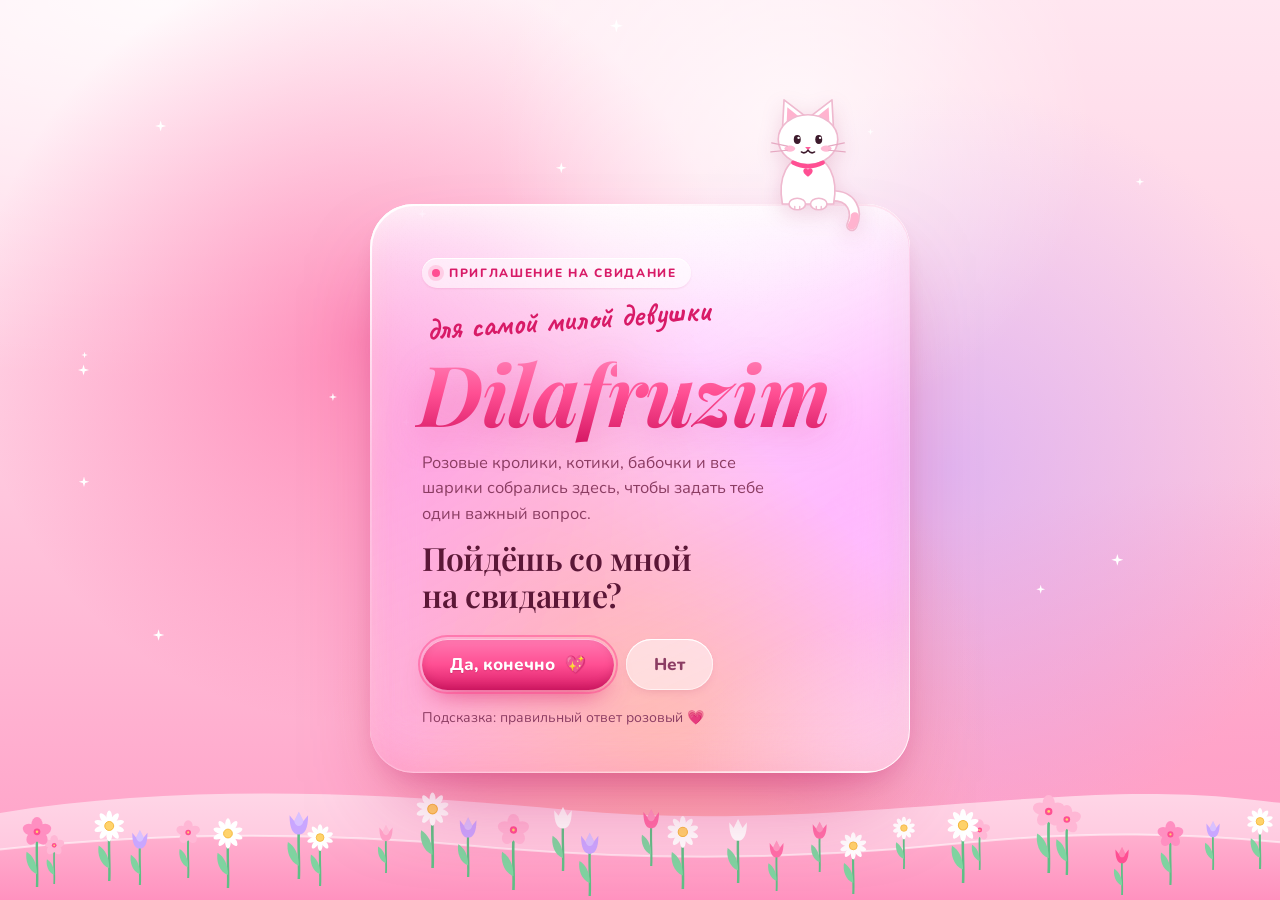
<file: public/dilafruzim.html>
<!doctype html>
<html lang="ru">
<head>
<meta charset="utf-8">
<meta name="viewport" content="width=device-width, initial-scale=1, viewport-fit=cover">
<title>Приглашение для Dilafruzim</title>
<meta name="claude:viewport-fit-sides" content="cover">
<meta name="description" content="Dilafruzim, у меня к тебе один важный вопрос 💌">
<meta property="og:title" content="Dilafruzim, у меня к тебе вопрос 💌">
<meta property="og:description" content="Открой: там кролики, котики, шарики и одно приглашение.">
<meta name="theme-color" content="#ffc6dd">
<link rel="preconnect" href="https://fonts.googleapis.com">
<link rel="preconnect" href="https://fonts.gstatic.com" crossorigin>
<link rel="stylesheet" href="https://fonts.googleapis.com/css2?family=Caveat:wght@600;700&family=Nunito:wght@500;700;800&family=Playfair+Display:ital,wght@0,600;1,600;1,700&display=swap">
<style>
/* Layout: one liquid-glass card floats over a pink sky; balloons and butterflies drift behind it so the glass has something to bend, a flower meadow with hopping bunnies hugs the bottom edge. Single pink theme on purpose. */
:root {
  color-scheme: light;
  --sky-top: #ffe6f0;
  --sky-mid: #ffc6dd;
  --sky-low: #ff9fc6;
  --rose: #ff4f93;
  --rose-deep: #d81b67;
  --ink: #5b1737;
  --ink-soft: #8c3d63;
  --mint: #5fbf86;
  --mint-leaf: #7fd3a0;
  --white: #ffffff;
  --font-display: "Playfair Display", Georgia, "Times New Roman", serif;
  --font-body: "Nunito", "Segoe UI", system-ui, -apple-system, sans-serif;
  --font-hand: "Caveat", "Segoe Print", "Comic Sans MS", cursive;
  --ease: cubic-bezier(.22, 1, .36, 1);
  --spring: cubic-bezier(.34, 1.56, .64, 1);
  --radius: 44px;
  --cat-w: clamp(92px, 24vw, 124px);
}

* { box-sizing: border-box; }
[hidden] { display: none !important; }
html, body { height: 100%; }
body {
  margin: 0;
  font-family: var(--font-body);
  color: var(--ink);
  background: var(--sky-mid);
  -webkit-font-smoothing: antialiased;
  overflow-x: hidden;
}
::selection { background: var(--rose); color: var(--white); }

/* ---------- sky ---------- */
.sky {
  position: fixed; inset: 0; z-index: 0; overflow: hidden; pointer-events: none;
  background:
    radial-gradient(110% 70% at 12% 0%, rgba(255,255,255,.8), transparent 60%),
    radial-gradient(80% 60% at 100% 95%, var(--sky-low), transparent 70%),
    linear-gradient(180deg, var(--sky-top) 0%, var(--sky-mid) 55%, var(--sky-low) 100%);
}
.blob {
  position: absolute; left: var(--x); top: var(--y);
  width: var(--size, 64vmax); aspect-ratio: 1; border-radius: 50%;
  transform: translate(-50%, -50%);
  background: radial-gradient(circle, var(--c) 0%, transparent 66%);
  animation: drift var(--d, 22s) ease-in-out infinite alternate;
}
@keyframes drift {
  to { transform: translate(calc(-50% + var(--dx, 6vmax)), calc(-50% + var(--dy, -4vmax))) scale(1.1); }
}
.spark {
  position: absolute; width: var(--s, 10px); aspect-ratio: 1; background: var(--white);
  clip-path: polygon(50% 0, 61% 39%, 100% 50%, 61% 61%, 50% 100%, 39% 61%, 0 50%, 39% 39%);
  animation: twinkle var(--t, 3s) ease-in-out infinite; animation-delay: var(--delay, 0s);
}
@keyframes twinkle { 0%, 100% { opacity: .25; transform: scale(.6) rotate(0deg); } 50% { opacity: 1; transform: scale(1) rotate(45deg); } }

/* ---------- ambient layers ---------- */
.layer { position: fixed; inset: 0; pointer-events: none; overflow: hidden; }
#back { z-index: 1; }
#front { z-index: 4; }
#fx { z-index: 7; }

.balloon { position: absolute; top: 100%; left: 0; pointer-events: auto; cursor: pointer; will-change: transform; }
.balloon svg {
  display: block; width: 100%; height: auto;
  transform-origin: 50% 26%;
  animation: sway var(--sw, 4s) ease-in-out infinite alternate;
  filter: drop-shadow(0 8px 10px rgba(170, 25, 90, .14));
}
.b-fill { fill: var(--c); }
@keyframes sway { from { transform: rotate(-7deg); } to { transform: rotate(7deg); } }

.fly { position: absolute; left: 0; top: 0; will-change: transform; }
.fly-bob { animation: bob 1.1s ease-in-out infinite alternate; }
.fly svg { display: block; width: 100%; height: auto; filter: drop-shadow(0 3px 4px rgba(160, 30, 90, .18)); }
.fly .wing { transform-box: view-box; transform-origin: 32px 28px; animation: flap var(--flap, .22s) ease-in-out infinite alternate; }
.w1 { fill: var(--w1); }
.w2 { fill: var(--w2); }
@keyframes flap { to { transform: scaleX(.18); } }
@keyframes bob { from { transform: translateY(-4px); } to { transform: translateY(4px); } }

.petal { position: absolute; left: 0; top: 0; width: var(--s); height: calc(var(--s) * .8); will-change: transform; }
.petal i {
  display: block; width: 100%; height: 100%;
  border-radius: 100% 0 100% 0;
  background: linear-gradient(135deg, #fff2f7, #ff9cc4);
  opacity: .92;
  animation: petal-flip var(--f, 2.4s) ease-in-out infinite alternate;
}
@keyframes petal-flip { from { transform: rotate3d(1, .4, 0, 0deg); } to { transform: rotate3d(1, .4, 0, 160deg); } }

.bit { position: absolute; left: 0; top: 0; margin: -.5em 0 0 -.5em; line-height: 1; pointer-events: none; will-change: transform; }

/* ---------- meadow ---------- */
.meadow { position: fixed; left: 0; right: 0; bottom: 0; height: 160px; z-index: 2; pointer-events: none; }
.hill { position: absolute; left: 0; bottom: 0; width: 100%; display: block; }
.hill-back { height: 116px; }
.hill-front { height: 84px; }
.meadow-part { position: absolute; inset: 0; }

.flower {
  position: absolute; left: calc(var(--x) - var(--w) / 2); bottom: var(--b); width: var(--w);
  transform-origin: 50% 100%;
  animation: flower-sway var(--d, 3.4s) ease-in-out infinite alternate; animation-delay: var(--delay, 0s);
}
.flower svg { display: block; width: 100%; height: auto; }
@keyframes flower-sway { from { transform: rotate(-5deg); } to { transform: rotate(5deg); } }

.bunny { position: absolute; left: 0; will-change: transform; pointer-events: auto; cursor: pointer; }
.bunny-hop { transform-origin: 50% 100%; animation: hop var(--hop, .62s) cubic-bezier(.3, .7, .4, 1) infinite; }
.bunny-face.flip { transform: scaleX(-1); }
.bunny svg { display: block; width: 100%; height: auto; filter: drop-shadow(0 5px 6px rgba(160, 30, 90, .22)); }
.bunny .b-ear { transform-box: view-box; transform-origin: 90px 50px; animation: ear calc(var(--hop, .62s) * 2) ease-in-out infinite; }
.bunny-shadow {
  position: absolute; left: 18%; right: 18%; bottom: -3px; height: 8px; border-radius: 50%;
  background: rgba(160, 30, 90, .2);
  animation: hop-shadow var(--hop, .62s) cubic-bezier(.3, .7, .4, 1) infinite;
}
@keyframes hop {
  0%, 100% { transform: translateY(0) scale(1.06, .92); }
  12% { transform: translateY(0) scale(.94, 1.07); }
  45% { transform: translateY(calc(var(--jump, 32px) * -1)) scale(.98, 1.02); }
  80% { transform: translateY(0) scale(1.02, .97); }
}
@keyframes hop-shadow { 0%, 80%, 100% { transform: scale(1); opacity: 1; } 45% { transform: scale(.55); opacity: .45; } }
@keyframes ear { 0%, 100% { transform: rotate(-6deg); } 50% { transform: rotate(9deg); } }

.peek { position: absolute; bottom: 30px; width: 82px; pointer-events: auto; cursor: pointer; }
.peek svg { display: block; width: 100%; height: auto; transform: translateY(110%); transform-origin: 50% 100%; }
.peek .peek-eyes { transform-box: fill-box; transform-origin: center; animation: blink 3.2s infinite; }
.meow {
  position: absolute; left: 72%; top: -20px;
  padding: 6px 11px; border-radius: 14px 14px 14px 4px;
  background: var(--white); color: var(--rose-deep);
  font: 800 13px/1 var(--font-body); white-space: nowrap;
  box-shadow: 0 6px 14px -6px rgba(160, 30, 90, .4);
  opacity: 0; transform: scale(.5) translateY(8px); transform-origin: 0 100%;
  transition: opacity .25s, transform .35s var(--spring);
}
.peek.meowing .meow { opacity: 1; transform: none; }

/* ---------- stage + card ---------- */
.stage {
  position: relative; z-index: 3;
  min-height: 100%;
  display: grid; place-items: center;
  padding-block: calc(var(--cat-w) + 36px) 84px;
  padding-left: max(16px, env(safe-area-inset-left, 0px));
  padding-right: max(16px, env(safe-area-inset-right, 0px));
  pointer-events: none;
}
.card-float { width: min(100%, 540px); pointer-events: auto; animation: float 7s ease-in-out infinite; }
.card-jelly { animation: card-in 1.1s var(--ease) both; }
@keyframes float { 0%, 100% { transform: translateY(0); } 50% { transform: translateY(-9px); } }
@keyframes card-in { from { transform: translateY(26px) scale(.96); opacity: .3; } }

.card {
  position: relative; isolation: isolate;
  border-radius: var(--radius);
  padding: clamp(30px, 7vw, 54px) clamp(22px, 6vw, 52px) clamp(26px, 5.5vw, 44px);
  background: linear-gradient(155deg,
    rgba(255,255,255,.56) 0%, rgba(255,255,255,.2) 34%,
    rgba(255,232,242,.12) 62%, rgba(255,255,255,.3) 100%);
  -webkit-backdrop-filter: blur(24px) saturate(190%) brightness(1.04);
  backdrop-filter: blur(24px) saturate(190%) brightness(1.04);
  box-shadow:
    inset 0 1.5px 0 rgba(255,255,255,.95),
    inset 0 -1px 1px rgba(255,255,255,.4),
    inset 0 22px 44px -28px rgba(255,255,255,.95),
    inset 0 -30px 60px -36px rgba(255, 79, 147, .35),
    0 44px 90px -34px rgba(196, 24, 108, .6),
    0 14px 30px -14px rgba(160, 20, 90, .28);
  transform: perspective(1200px) rotateX(var(--rx, 0deg)) rotateY(var(--ry, 0deg));
  transition: transform .7s var(--ease);
}
/* Chromium only: real edge refraction from a generated displacement map */
.card.refract { backdrop-filter: url(#lg-refract) blur(13px) saturate(195%) brightness(1.05); }

/* refractive rim: bright where light hits, thin where it doesn't */
.card::before {
  content: ""; position: absolute; inset: 0; z-index: 2; border-radius: inherit; padding: 1.5px; pointer-events: none;
  background: linear-gradient(135deg,
    rgba(255,255,255,1) 0%, rgba(255,255,255,.25) 22%, rgba(255,170,210,.35) 50%,
    rgba(255,255,255,.15) 72%, rgba(255,255,255,.95) 100%);
  -webkit-mask: linear-gradient(#000 0 0) content-box, linear-gradient(#000 0 0);
  -webkit-mask-composite: xor;
  mask: linear-gradient(#000 0 0) content-box exclude, linear-gradient(#000 0 0);
}
.glass-fx { position: absolute; inset: 0; z-index: -1; border-radius: inherit; overflow: hidden; pointer-events: none; }
.sheen {
  position: absolute; inset: 0;
  background:
    radial-gradient(120% 55% at 50% -12%, rgba(255,255,255,.6), transparent 58%),
    radial-gradient(60% 40% at 100% 100%, rgba(255,255,255,.3), transparent 70%);
}
.glare {
  position: absolute; left: -30%; top: -75%; width: 150%; aspect-ratio: 1;
  background: radial-gradient(circle, rgba(255,255,255,.5) 0%, rgba(255,255,255,.16) 26%, rgba(255,255,255,0) 52%);
  transition: transform .5s var(--ease);
}
.glare.drift { animation: glare-drift 11s ease-in-out infinite alternate; }
@keyframes glare-drift { from { transform: translate(-18%, 4%); } to { transform: translate(22%, 28%); } }

/* ---------- the cat on the card ---------- */
.cat { position: absolute; right: clamp(18px, 6vw, 40px); top: calc(var(--cat-w) * -1); width: var(--cat-w); z-index: 3; pointer-events: none; }
.cat svg { display: block; width: 100%; height: auto; overflow: visible; filter: drop-shadow(0 6px 10px rgba(170, 25, 90, .16)); }
.cat-tail { transform-box: view-box; transform-origin: 104px 140px; animation: tail 2.8s ease-in-out infinite; }
.cat-eyes { transform-box: fill-box; transform-origin: center; animation: blink 4.6s infinite; }
.cat-ear-r { transform-box: view-box; transform-origin: 94px 50px; animation: twitch 6.5s infinite; }
.cat-head { transform-box: view-box; transform-origin: 75px 100px; transition: transform .5s var(--spring); }
.cat.curious .cat-head { transform: rotate(var(--tilt, -9deg)); }
.cat-happy { display: none; }
.cat.happy .cat-happy { display: inline; }
.cat.happy .cat-eyes { display: none; }
@keyframes tail { 0%, 100% { transform: rotate(-12deg); } 50% { transform: rotate(14deg); } }
@keyframes blink { 0%, 91%, 100% { transform: scaleY(1); } 94% { transform: scaleY(.1); } }
@keyframes twitch { 0%, 88%, 100% { transform: rotate(0); } 91% { transform: rotate(12deg); } 94% { transform: rotate(-5deg); } }
.cat-hearts { position: absolute; left: 50%; top: 6%; }
.cat-hearts i { position: absolute; font-style: normal; font-size: 17px; color: var(--rose); opacity: 0; }
.cat.happy .cat-hearts i { animation: heart-up 2.4s ease-out infinite; animation-delay: var(--d); }
@keyframes heart-up {
  0% { transform: translate(0, 0) scale(.5); opacity: 0; }
  15% { opacity: 1; }
  100% { transform: translate(var(--hx), -64px) scale(1.15); opacity: 0; }
}

/* ---------- card content ---------- */
.steps { position: relative; }
.step { display: flex; flex-direction: column; align-items: flex-start; }
.step > * { max-width: 100%; }
.step-title:focus { outline: none; }

.kicker {
  display: inline-flex; align-items: center; gap: 9px; margin: 0;
  padding: 7px 14px 7px 10px; border-radius: 999px;
  font-size: 12px; font-weight: 800; letter-spacing: .14em; text-transform: uppercase;
  color: var(--rose-deep);
  background: rgba(255,255,255,.55);
  box-shadow: inset 0 1px 0 rgba(255,255,255,.95), 0 1px 2px rgba(200, 40, 110, .12);
}
.kicker-dot { width: 8px; height: 8px; border-radius: 50%; background: var(--rose); box-shadow: 0 0 0 4px rgba(255, 79, 147, .18); animation: dot 1.6s ease-in-out infinite; }
@keyframes dot { 50% { box-shadow: 0 0 0 7px rgba(255, 79, 147, 0); } }

.hand {
  font-family: var(--font-hand); font-weight: 700;
  font-size: clamp(25px, 6vw, 32px); line-height: 1;
  color: var(--rose-deep);
  margin: 26px 0 0 4px;
  transform: rotate(-4deg); transform-origin: left center;
}
.name {
  margin: 4px 0 0 -4px;
  font-family: var(--font-display); font-style: italic; font-weight: 700;
  font-size: clamp(46px, 13.6vw, 84px); line-height: 1.02; letter-spacing: -.01em;
  white-space: nowrap;
  filter: drop-shadow(0 8px 18px rgba(216, 27, 103, .28));
}
.name span {
  display: inline-block;
  padding: .1em .12em .16em .04em; margin: -.1em -.12em -.16em -.04em;
  background: linear-gradient(180deg, #ff86ba 8%, var(--rose) 48%, var(--rose-deep) 92%);
  -webkit-background-clip: text; background-clip: text;
  color: transparent;
  animation: letter-in 1s var(--spring) both;
  animation-delay: calc(var(--i) * 75ms + 250ms);
}
@keyframes letter-in { from { transform: translateY(.32em) rotate(7deg) scale(.82); opacity: .15; filter: blur(5px); } }

.lead { margin: 14px 0 0; font-size: 16.5px; line-height: 1.55; color: var(--ink-soft); max-width: 36ch; }
.question {
  margin: 14px 0 0;
  font-family: var(--font-display); font-weight: 600;
  font-size: clamp(25px, 5.6vw, 32px); line-height: 1.14; letter-spacing: -.01em;
  text-wrap: balance;
}
.answers { margin-top: 26px; display: flex; flex-wrap: wrap; align-items: center; gap: 12px; }
.no-slot { display: inline-flex; }

.btn {
  font: 800 17px/1 var(--font-body);
  border: 0; border-radius: 999px; padding: 17px 28px;
  display: inline-flex; align-items: center; justify-content: center; gap: 10px;
  cursor: pointer; white-space: nowrap;
  -webkit-tap-highlight-color: transparent; touch-action: manipulation;
}
.btn:focus-visible { outline: 3px solid var(--white); outline-offset: 3px; }
.btn-yes {
  position: relative;
  color: var(--white);
  background: linear-gradient(180deg, #ff7ab2 0%, var(--rose) 50%, var(--rose-deep) 100%);
  box-shadow:
    inset 0 1px 0 rgba(255,255,255,.6),
    inset 0 -3px 8px rgba(140, 0, 60, .22),
    0 14px 28px -12px rgba(216, 27, 103, .75);
  transform: scale(var(--grow, 1)); transform-origin: left center;
  transition: transform .5s var(--spring), box-shadow .3s;
  text-shadow: 0 1px 1px rgba(140, 0, 60, .25);
}
.btn-yes::after {
  content: ""; position: absolute; inset: -4px; border-radius: inherit; pointer-events: none;
  border: 2px solid rgba(255, 79, 147, .55);
  animation: ring 1.9s ease-out infinite;
}
@keyframes ring { from { transform: scale(.96); opacity: .9; } to { transform: scale(1.16, 1.3); opacity: 0; } }
.btn-yes:hover { box-shadow: inset 0 1px 0 rgba(255,255,255,.6), inset 0 -3px 8px rgba(140,0,60,.22), 0 18px 36px -12px rgba(216,27,103,.9); }
.btn-yes:active { transform: scale(calc(var(--grow, 1) * .95)); }
.btn-wide { width: 100%; }

.btn-no {
  color: var(--ink-soft);
  background: rgba(255,255,255,.5);
  box-shadow: inset 0 1px 0 rgba(255,255,255,.95), inset 0 0 0 1px rgba(255,255,255,.6), 0 4px 12px -6px rgba(160, 30, 90, .3);
}
.btn-no.is-loose {
  position: fixed; z-index: 6; left: 0; top: 0;
  background: rgba(255,255,255,.6);
  -webkit-backdrop-filter: blur(12px) saturate(180%);
  backdrop-filter: blur(12px) saturate(180%);
  transition: left .42s var(--spring), top .42s var(--spring);
}
.btn-no.is-surrender { color: var(--rose-deep); }

.hint { margin: 18px 0 0; font-size: 14px; line-height: 1.45; color: var(--ink-soft); min-height: 1.45em; }

.title {
  margin: 18px 0 0;
  font-family: var(--font-display); font-weight: 600;
  font-size: clamp(32px, 7.4vw, 44px); line-height: 1.04; letter-spacing: -.015em;
  text-wrap: balance;
}
.title em { font-style: italic; color: var(--rose-deep); }

.field { border: 0; padding: 0; margin: 24px 0 0; min-width: 0; width: 100%; }
.field-label, .field legend {
  display: block; padding: 0; margin: 0 0 10px;
  font-size: 12px; font-weight: 800; letter-spacing: .14em; text-transform: uppercase;
  color: var(--ink-soft);
}
.chips { display: grid; grid-template-columns: repeat(2, minmax(0, 1fr)); gap: 10px; }
.chip { position: relative; display: block; min-width: 0; }
.chip input { position: absolute; opacity: 0; width: 1px; height: 1px; pointer-events: none; }
.chip-face {
  display: flex; align-items: center; gap: 10px; height: 100%;
  padding: 13px 14px; border-radius: 18px;
  font-weight: 700; font-size: 15px; line-height: 1.2; color: var(--ink);
  background: rgba(255,255,255,.42);
  box-shadow: inset 0 1px 0 rgba(255,255,255,.9), inset 0 0 0 1px rgba(255,255,255,.55);
  cursor: pointer;
  transition: transform .3s var(--spring), background .2s, box-shadow .2s, color .2s;
}
.chip-emoji { font-size: 22px; line-height: 1; flex: none; }
.chip:hover .chip-face { transform: translateY(-2px); background: rgba(255,255,255,.62); }
.chip input:checked + .chip-face {
  color: var(--rose-deep);
  background: linear-gradient(180deg, rgba(255,255,255,.9), rgba(255,214,231,.9));
  box-shadow: inset 0 0 0 2px var(--rose), 0 10px 20px -12px rgba(216, 27, 103, .7);
}
.chip input:focus-visible + .chip-face { outline: 3px solid var(--rose); outline-offset: 2px; }

.when { display: grid; grid-template-columns: minmax(0, 1.4fr) minmax(0, 1fr); gap: 10px; width: 100%; margin-top: 18px; }
.when > div { min-width: 0; }
.input {
  display: block; width: 100%; min-height: 52px;
  font: 700 16px var(--font-body); color: var(--ink);
  padding: 13px 14px; border: 0; border-radius: 16px;
  background: rgba(255,255,255,.55);
  box-shadow: inset 0 1px 0 rgba(255,255,255,.95), inset 0 0 0 1px rgba(255,255,255,.6);
  -webkit-appearance: none; appearance: none;
}
.input::-webkit-date-and-time-value { text-align: left; }
.input:focus-visible { outline: 3px solid var(--rose); outline-offset: 2px; }
.plan-actions { width: 100%; margin-top: 24px; }

.ticket-wrap { width: 100%; margin-top: 22px; filter: drop-shadow(0 16px 22px rgba(160, 20, 90, .22)); }
.ticket {
  --cut: calc(100% - 66px);
  border-radius: 24px;
  background: linear-gradient(180deg, rgba(255,255,255,.92), rgba(255,236,245,.86));
  -webkit-mask:
    radial-gradient(circle 12px at left var(--cut), #0000 97%, #000) left / 51% 100% no-repeat,
    radial-gradient(circle 12px at right var(--cut), #0000 97%, #000) right / 51% 100% no-repeat;
  mask:
    radial-gradient(circle 12px at left var(--cut), #0000 97%, #000) left / 51% 100% no-repeat,
    radial-gradient(circle 12px at right var(--cut), #0000 97%, #000) right / 51% 100% no-repeat;
}
.ticket-main { padding: 20px 22px 18px; }
.ticket-label { margin: 0 0 14px; font-size: 11.5px; font-weight: 800; letter-spacing: .16em; text-transform: uppercase; color: var(--rose-deep); }
.ticket-rows { display: grid; gap: 10px; margin: 0; }
.ticket-rows > div { display: grid; grid-template-columns: 58px minmax(0, 1fr); gap: 12px; align-items: baseline; }
.ticket-rows dt { font-size: 11.5px; font-weight: 800; letter-spacing: .12em; text-transform: uppercase; color: var(--ink-soft); }
.ticket-rows dd { margin: 0; font-family: var(--font-display); font-weight: 600; font-size: 19px; line-height: 1.25; }
.ticket-stub {
  height: 66px; margin: 0 16px; padding: 0 6px;
  border-top: 2px dashed rgba(216, 27, 103, .32);
  display: flex; align-items: center; justify-content: space-between; gap: 12px;
}
.stamp {
  flex: none; width: 40px; height: 40px; border-radius: 50%;
  display: grid; place-items: center;
  color: var(--white); background: var(--rose); font-size: 19px;
  transform: rotate(-12deg);
  box-shadow: 0 0 0 3px rgba(255,255,255,.95), 0 0 0 5px rgba(255, 79, 147, .45);
}
.count { font-weight: 800; font-size: 14.5px; color: var(--rose-deep); text-align: right; font-variant-numeric: tabular-nums; }
.note { font-size: clamp(24px, 5.6vw, 29px); margin-top: 20px; transform: rotate(-2deg); text-wrap: balance; }
.links { display: flex; flex-wrap: wrap; gap: 4px 18px; margin-top: 14px; }
.btn-link {
  background: none; border: 0; padding: 8px 2px; cursor: pointer;
  font: 700 14.5px var(--font-body); color: var(--ink-soft);
  text-decoration: underline; text-decoration-color: rgba(140, 61, 99, .4); text-underline-offset: 4px;
}
.btn-link:hover { color: var(--rose-deep); }
.btn-link:focus-visible { outline: 3px solid var(--rose); outline-offset: 2px; border-radius: 6px; }

.defs { position: absolute; width: 0; height: 0; overflow: hidden; }

@media (max-width: 420px) {
  .chip-face { padding: 12px 11px; font-size: 14px; gap: 8px; }
  .btn { padding: 16px 22px; font-size: 16px; }
}
@media (prefers-reduced-transparency: reduce) {
  .card { background: rgba(255, 246, 250, .92); }
}
@media (prefers-reduced-motion: reduce) {
  *, *::before, *::after { animation-duration: .001ms !important; animation-iteration-count: 1 !important; transition-duration: .001ms !important; }
}
</style>
</head>
<body>

<svg class="defs" width="0" height="0" aria-hidden="true" focusable="false">
  <defs>
    <radialGradient id="bShade" cx="34%" cy="30%" r="78%">
      <stop offset="0" stop-color="#ffffff" stop-opacity=".5"/>
      <stop offset=".48" stop-color="#ffffff" stop-opacity="0"/>
      <stop offset="1" stop-color="#a0164f" stop-opacity=".24"/>
    </radialGradient>
    <linearGradient id="hillBack" x1="0" y1="0" x2="0" y2="1">
      <stop offset="0" stop-color="#ffd6e7"/>
      <stop offset="1" stop-color="#ffbcd8"/>
    </linearGradient>
    <linearGradient id="hillFront" x1="0" y1="0" x2="0" y2="1">
      <stop offset="0" stop-color="#ffb0cf"/>
      <stop offset="1" stop-color="#ff92bf"/>
    </linearGradient>
    <filter id="lg-refract" filterUnits="userSpaceOnUse" primitiveUnits="userSpaceOnUse" x="0" y="0" width="540" height="640" color-interpolation-filters="sRGB">
      <feImage id="lg-map" x="0" y="0" width="540" height="640" preserveAspectRatio="none" result="map"/>
      <feDisplacementMap in="SourceGraphic" in2="map" scale="52" xChannelSelector="R" yChannelSelector="G"/>
    </filter>
  </defs>
</svg>

<div class="sky" id="sky" aria-hidden="true">
  <div class="blob" style="--x:28%;--y:38%;--c:rgba(255,79,147,.5);--d:19s;--dx:8vmax;--dy:5vmax"></div>
  <div class="blob" style="--x:74%;--y:52%;--c:rgba(201,166,255,.55);--d:24s;--dx:-7vmax;--dy:-6vmax"></div>
  <div class="blob" style="--x:52%;--y:80%;--c:rgba(255,184,148,.55);--d:21s;--dx:5vmax;--dy:-8vmax;--size:56vmax"></div>
  <div class="blob" style="--x:62%;--y:14%;--c:rgba(255,255,255,.7);--d:26s;--dx:-9vmax;--dy:4vmax;--size:50vmax"></div>
</div>

<div class="layer" id="back" aria-hidden="true"></div>

<div class="meadow" aria-hidden="true">
  <svg class="hill hill-back" viewBox="0 0 1440 160" preserveAspectRatio="none">
    <path d="M0 40 C 200 0, 420 10, 640 36 C 860 62, 1080 20, 1260 14 C 1350 12, 1400 20, 1440 26 L 1440 160 L 0 160 Z" fill="url(#hillBack)"/>
  </svg>
  <div class="meadow-part" id="peeks"></div>
  <svg class="hill hill-front" viewBox="0 0 1440 160" preserveAspectRatio="none">
    <path d="M0 64 C 180 30, 360 30, 540 58 C 720 86, 900 84, 1080 52 C 1230 26, 1340 34, 1440 50 L 1440 160 L 0 160 Z" fill="url(#hillFront)"/>
    <path d="M0 64 C 180 30, 360 30, 540 58 C 720 86, 900 84, 1080 52 C 1230 26, 1340 34, 1440 50" fill="none" stroke="#ffffff" stroke-opacity=".55" stroke-width="2" vector-effect="non-scaling-stroke"/>
  </svg>
  <div class="meadow-part" id="flowers"></div>
  <div class="meadow-part" id="bunnies"></div>
</div>

<main class="stage">
  <div class="card-float">
    <div class="card-jelly" id="jelly">
      <article class="card" id="card">
        <div class="glass-fx" aria-hidden="true"><div class="sheen"></div><div class="glare" id="glare"></div></div>

        <div class="cat" id="cat" aria-hidden="true">
          <div class="cat-hearts"><i style="--d:0s;--hx:-18px">♥</i><i style="--d:.8s;--hx:14px">♥</i><i style="--d:1.6s;--hx:-4px">♥</i></div>
          <svg viewBox="0 0 150 180">
            <g class="cat-tail">
              <path d="M104 140 C 128 140, 136 158, 128 176" fill="none" stroke="#efb9cf" stroke-width="14" stroke-linecap="round"/>
              <path d="M104 140 C 128 140, 136 158, 128 176" fill="none" stroke="#ffffff" stroke-width="10" stroke-linecap="round"/>
              <path d="M131.6 165 C 131.4 170, 130.2 173.4, 128 176" fill="none" stroke="#ffb3cf" stroke-width="10" stroke-linecap="round"/>
            </g>
            <path d="M44 150 C 38 118, 50 92, 75 92 C 100 92, 112 118, 106 150 Z" fill="#ffffff" stroke="#efb9cf" stroke-width="2"/>
            <g class="cat-head">
              <path d="M44 62 L 46 24 L 72 44 Z" fill="#ffffff" stroke="#efb9cf" stroke-width="2" stroke-linejoin="round"/>
              <path d="M49 56 L 50 33 L 65 45 Z" fill="#ffb3cf"/>
              <g class="cat-ear-r">
                <path d="M106 62 L 104 24 L 78 44 Z" fill="#ffffff" stroke="#efb9cf" stroke-width="2" stroke-linejoin="round"/>
                <path d="M101 56 L 100 33 L 85 45 Z" fill="#ffb3cf"/>
              </g>
              <ellipse cx="75" cy="72" rx="36" ry="30" fill="#ffffff" stroke="#efb9cf" stroke-width="2"/>
              <g class="cat-eyes">
                <ellipse cx="62" cy="72" rx="4.2" ry="5.4" fill="#3d1a2c"/>
                <ellipse cx="88" cy="72" rx="4.2" ry="5.4" fill="#3d1a2c"/>
                <circle cx="63.6" cy="70" r="1.5" fill="#ffffff"/>
                <circle cx="89.6" cy="70" r="1.5" fill="#ffffff"/>
              </g>
              <path class="cat-happy" d="M56 74 Q 62 66 68 74 M82 74 Q 88 66 94 74" fill="none" stroke="#3d1a2c" stroke-width="2.8" stroke-linecap="round"/>
              <path d="M71.5 81 L 78.5 81 L 75 85 Z" fill="#ff5c9a"/>
              <path d="M75 85 Q 71 90 67 87 M75 85 Q 79 90 83 87" fill="none" stroke="#3d1a2c" stroke-width="1.8" stroke-linecap="round"/>
              <ellipse cx="53" cy="83" rx="6.5" ry="3.8" fill="#ff9cc2" opacity=".7"/>
              <ellipse cx="97" cy="83" rx="6.5" ry="3.8" fill="#ff9cc2" opacity=".7"/>
              <path d="M50 80 L 31 76 M50 85 L 30 87 M100 80 L 119 76 M100 85 L 120 87" stroke="#e6a9c2" stroke-width="1.4" stroke-linecap="round"/>
            </g>
            <path d="M57 100 Q 75 109 93 100" fill="none" stroke="#ff4f93" stroke-width="5" stroke-linecap="round"/>
            <path d="M75 117 C 69 113, 68 109, 71 107 C 73 106, 75 107, 75 109 C 75 107, 77 106, 79 107 C 82 109, 81 113, 75 117 Z" fill="#ff4f93"/>
            <ellipse cx="62" cy="150" rx="10" ry="7" fill="#ffffff" stroke="#efb9cf" stroke-width="2"/>
            <ellipse cx="88" cy="150" rx="10" ry="7" fill="#ffffff" stroke="#efb9cf" stroke-width="2"/>
            <path d="M59 153 v3 M65 153 v3 M85 153 v3 M91 153 v3" stroke="#efb9cf" stroke-width="1.6" stroke-linecap="round"/>
          </svg>
        </div>

        <div class="steps" id="steps">
          <!-- step 1: the question -->
          <section class="step" id="step-ask" aria-labelledby="ask-title">
            <p class="kicker"><span class="kicker-dot" aria-hidden="true"></span>Приглашение на свидание</p>
            <p class="hand">для самой милой девушки</p>
            <h1 class="name" data-split>Dilafruzim</h1>
            <p class="lead">Розовые кролики, котики, бабочки и все шарики собрались здесь, чтобы задать тебе один важный вопрос.</p>
            <h2 class="question step-title" id="ask-title" tabindex="-1">Пойдёшь со мной на свидание?</h2>
            <div class="answers">
              <button class="btn btn-yes" id="yes" type="button">Да, конечно <span aria-hidden="true">💖</span></button>
              <span class="no-slot" id="no-slot"><button class="btn btn-no" id="no" type="button">Нет</button></span>
            </div>
            <p class="hint" id="hint" aria-live="polite">Подсказка: правильный ответ розовый 💗</p>
          </section>

          <!-- step 2: the plan -->
          <section class="step" id="step-plan" aria-labelledby="plan-title" hidden>
            <p class="kicker"><span class="kicker-dot" aria-hidden="true"></span>Ты сказала «да»</p>
            <h2 class="title step-title" id="plan-title" tabindex="-1">Ура! Тогда давай <em>всё спланируем</em></h2>
            <form id="plan-form" novalidate style="width:100%">
              <fieldset class="field">
                <legend>Куда пойдём?</legend>
                <div class="chips" id="chips">
                  <label class="chip"><input type="radio" name="place" id="place-coffee" value="Кофе и десерты" data-emoji="☕"><span class="chip-face"><span class="chip-emoji" aria-hidden="true">☕</span>Кофе и десерты</span></label>
                  <label class="chip"><input type="radio" name="place" id="place-park" value="Прогулка в парке" data-emoji="🌸"><span class="chip-face"><span class="chip-emoji" aria-hidden="true">🌸</span>Прогулка в парке</span></label>
                  <label class="chip"><input type="radio" name="place" id="place-cinema" value="Кино" data-emoji="🎬"><span class="chip-face"><span class="chip-emoji" aria-hidden="true">🎬</span>Кино</span></label>
                  <label class="chip"><input type="radio" name="place" id="place-dinner" value="Уютный ужин" data-emoji="🍝"><span class="chip-face"><span class="chip-emoji" aria-hidden="true">🍝</span>Уютный ужин</span></label>
                  <label class="chip"><input type="radio" name="place" id="place-rides" value="Парк аттракционов" data-emoji="🎡"><span class="chip-face"><span class="chip-emoji" aria-hidden="true">🎡</span>Аттракционы</span></label>
                  <label class="chip"><input type="radio" name="place" id="place-picnic" value="Пикник" data-emoji="🍓"><span class="chip-face"><span class="chip-emoji" aria-hidden="true">🍓</span>Пикник</span></label>
                </div>
              </fieldset>
              <div class="when">
                <div>
                  <label class="field-label" for="date">День</label>
                  <input class="input" type="date" id="date" name="date" required>
                </div>
                <div>
                  <label class="field-label" for="time">Время</label>
                  <input class="input" type="time" id="time" name="time" value="18:00" step="900" required>
                </div>
              </div>
              <div class="plan-actions">
                <button class="btn btn-yes btn-wide" id="plan-submit" type="submit">Назначить свидание <span aria-hidden="true">💌</span></button>
              </div>
              <p class="hint" id="plan-hint" aria-live="polite"></p>
            </form>
          </section>

          <!-- step 3: the ticket -->
          <section class="step" id="step-done" aria-labelledby="done-title" hidden>
            <p class="kicker"><span class="kicker-dot" aria-hidden="true"></span>Свидание назначено</p>
            <h2 class="title step-title" id="done-title" tabindex="-1">До встречи, <em>Dilafruzim</em>!</h2>
            <div class="ticket-wrap">
              <div class="ticket">
                <div class="ticket-main">
                  <p class="ticket-label">Билет на свидание · на двоих</p>
                  <dl class="ticket-rows">
                    <div><dt>Кто</dt><dd>Dilafruzim и я</dd></div>
                    <div><dt>Куда</dt><dd id="t-place">Прогулка в парке</dd></div>
                    <div><dt>Когда</dt><dd id="t-when">суббота, в 18:00</dd></div>
                  </dl>
                </div>
                <div class="ticket-stub">
                  <span class="stamp" aria-hidden="true">♥</span>
                  <span class="count" id="t-count"></span>
                </div>
              </div>
            </div>
            <p class="hand note">Сделай скриншот и отправь мне. Я уже жду 💌</p>
            <div class="links">
              <button class="btn-link" id="edit" type="button">Изменить план</button>
              <button class="btn-link" id="restart" type="button">Начать сначала</button>
            </div>
          </section>
        </div>
      </article>
    </div>
  </div>
</main>

<div class="layer" id="front" aria-hidden="true"></div>
<div class="layer" id="fx" aria-hidden="true"></div>

<script>
(() => {
  "use strict";
  const $ = (s) => document.querySelector(s);
  const reduced = matchMedia("(prefers-reduced-motion: reduce)").matches;
  const fineHover = matchMedia("(hover: hover) and (pointer: fine)").matches;
  const rnd = (a, b) => a + Math.random() * (b - a);
  const pick = (a) => a[Math.floor(Math.random() * a.length)];
  const vw = () => window.innerWidth;
  const vh = () => window.innerHeight;
  const small = () => vw() < 600;

  const card = $("#card"), glare = $("#glare"), jelly = $("#jelly"), stepsWrap = $("#steps");
  const yesBtn = $("#yes"), noBtn = $("#no"), slot = $("#no-slot"), hint = $("#hint");
  const cat = $("#cat");
  const back = $("#back"), front = $("#front"), fx = $("#fx");
  const flowersEl = $("#flowers"), bunniesEl = $("#bunnies"), peeksEl = $("#peeks");
  const steps = { ask: $("#step-ask"), plan: $("#step-plan"), done: $("#step-done") };
  let current = steps.ask;

  /* ---------------- artwork ---------------- */
  const BALLOON = `<svg viewBox="0 0 60 150"><path d="M30 88 C 22 100, 38 112, 30 124 C 24 134, 34 142, 30 150" fill="none" stroke="#d98aaa" stroke-width="1.3"/><path class="b-fill" d="M25.5 80 L 34.5 80 L 30 88 Z"/><path class="b-fill" d="M30 4 C 50 4, 58 22, 57 38 C 55 60, 40 76, 30 80 C 20 76, 5 60, 3 38 C 2 22, 10 4, 30 4 Z"/><path d="M30 4 C 50 4, 58 22, 57 38 C 55 60, 40 76, 30 80 C 20 76, 5 60, 3 38 C 2 22, 10 4, 30 4 Z" fill="url(#bShade)"/><ellipse cx="19" cy="24" rx="5" ry="10" transform="rotate(24 19 24)" fill="#fff" opacity=".6"/></svg>`;
  const HEART_BALLOON = `<svg viewBox="0 0 60 150"><path d="M30 84 C 22 98, 38 110, 30 122 C 24 132, 34 142, 30 150" fill="none" stroke="#d98aaa" stroke-width="1.3"/><path class="b-fill" d="M26 76 L 34 76 L 30 84 Z"/><path class="b-fill" d="M30 76 C 10 62, 1 46, 3 30 C 5 15, 18 6, 30 19 C 42 6, 55 15, 57 30 C 59 46, 50 62, 30 76 Z"/><path d="M30 76 C 10 62, 1 46, 3 30 C 5 15, 18 6, 30 19 C 42 6, 55 15, 57 30 C 59 46, 50 62, 30 76 Z" fill="url(#bShade)"/><ellipse cx="15" cy="24" rx="4" ry="8" transform="rotate(30 15 24)" fill="#fff" opacity=".6"/></svg>`;
  const WING = `<path class="w1" d="M31 25 C 24 8, 9 1, 4 9 C -1 18, 10 29, 31 29 Z"/><path class="w2" d="M31 30 C 17 30, 8 40, 11 48 C 15 56, 28 47, 31 34 Z"/><circle cx="12" cy="13" r="2.6" fill="#fff" opacity=".85"/><circle cx="18" cy="21" r="1.6" fill="#fff" opacity=".7"/><circle cx="17" cy="43" r="2" fill="#fff" opacity=".85"/>`;
  const BUTTERFLY = `<svg viewBox="0 0 64 56"><g class="wing">${WING}</g><g class="wing"><g transform="matrix(-1 0 0 1 64 0)">${WING}</g></g><ellipse cx="32" cy="30" rx="2.3" ry="11" fill="#6b2a4c"/><circle cx="32" cy="18" r="2.8" fill="#6b2a4c"/><path d="M31 17 C 29 11, 26 8, 23 6 M33 17 C 35 11, 38 8, 41 6" stroke="#6b2a4c" stroke-width="1.2" fill="none" stroke-linecap="round"/></svg>`;
  const BUNNY = `<svg viewBox="0 0 120 120"><g stroke="#e57aab" stroke-width="2.2" stroke-linejoin="round"><ellipse cx="80" cy="30" rx="8" ry="24" transform="rotate(-20 80 30)" fill="#f7a6cb"/><ellipse cx="54" cy="82" rx="35" ry="27" fill="#ffc8e0"/><ellipse cx="36" cy="101" rx="19" ry="9.5" fill="#fbb3d3"/><circle cx="21" cy="76" r="10" fill="#fff"/><circle cx="86" cy="62" r="21" fill="#ffc8e0"/></g><g class="b-ear"><ellipse cx="93" cy="27" rx="9" ry="26" transform="rotate(14 93 27)" fill="#ffc8e0" stroke="#e57aab" stroke-width="2.2"/><ellipse cx="93" cy="29" rx="4.5" ry="18" transform="rotate(14 93 29)" fill="#ff7fb0"/></g><ellipse cx="80" cy="103" rx="9.5" ry="6" fill="#fbb3d3" stroke="#e57aab" stroke-width="2.2"/><circle cx="94" cy="58" r="3.6" fill="#4a1d33"/><circle cx="95.3" cy="56.6" r="1.2" fill="#fff"/><ellipse cx="106.5" cy="65" rx="2.8" ry="2.1" fill="#ff4f93"/><ellipse cx="95" cy="71" rx="5.5" ry="3.2" fill="#ff7fb0" opacity=".6"/></svg>`;
  const PEEK_CAT = `<svg viewBox="0 0 100 86"><path d="M18 40 L 20 6 L 44 26 Z" fill="#ffd6bf" stroke="#f0b597" stroke-width="2" stroke-linejoin="round"/><path d="M23 34 L 24 14 L 38 27 Z" fill="#ffb3cf"/><path d="M82 40 L 80 6 L 56 26 Z" fill="#ffd6bf" stroke="#f0b597" stroke-width="2" stroke-linejoin="round"/><path d="M77 34 L 76 14 L 62 27 Z" fill="#ffb3cf"/><ellipse cx="50" cy="50" rx="36" ry="30" fill="#ffd6bf" stroke="#f0b597" stroke-width="2"/><path d="M44 22 L 45 32 M50 21 L 50 31 M56 22 L 55 32" stroke="#f2a882" stroke-width="2.6" stroke-linecap="round"/><g class="peek-eyes"><ellipse cx="37" cy="50" rx="4.2" ry="5.4" fill="#3d1a2c"/><ellipse cx="63" cy="50" rx="4.2" ry="5.4" fill="#3d1a2c"/><circle cx="38.5" cy="48" r="1.5" fill="#fff"/><circle cx="64.5" cy="48" r="1.5" fill="#fff"/></g><path d="M46.5 58 L 53.5 58 L 50 62 Z" fill="#ff5c9a"/><path d="M50 62 Q 46 67 42 64 M50 62 Q 54 67 58 64" stroke="#3d1a2c" stroke-width="1.8" fill="none" stroke-linecap="round"/><ellipse cx="29" cy="60" rx="6.5" ry="3.8" fill="#ff9cc2" opacity=".75"/><ellipse cx="71" cy="60" rx="6.5" ry="3.8" fill="#ff9cc2" opacity=".75"/><path d="M26 57 L 8 53 M26 62 L 7 64 M74 57 L 92 53 M74 62 L 93 64" stroke="#e3a184" stroke-width="1.4" stroke-linecap="round"/><ellipse cx="34" cy="78" rx="10" ry="6.5" fill="#ffd6bf" stroke="#f0b597" stroke-width="2"/><ellipse cx="66" cy="78" rx="10" ry="6.5" fill="#ffd6bf" stroke="#f0b597" stroke-width="2"/></svg>`;

  const STEM = `<path d="M20 100 C 21 82, 19 62, 20 42" stroke="#5fbf86" stroke-width="3" fill="none" stroke-linecap="round"/><path d="M20 84 C 9 80, 5 66, 7 56 C 15 61, 20 70, 20 84 Z" fill="#7fd3a0"/>`;
  const tulip = (c) => `<svg viewBox="0 0 40 100">${STEM}<path d="M9 24 C 9 40, 13 47, 20 47 C 27 47, 31 40, 31 24 L 25.5 31 L 20 20 L 14.5 31 Z" fill="${c}"/><path d="M14.5 31 L 20 20 L 25.5 31 C 24 39, 16 39, 14.5 31 Z" fill="#fff" opacity=".3"/></svg>`;
  const daisy = () => {
    let p = "";
    for (let i = 0; i < 10; i++) p += `<ellipse cx="20" cy="22" rx="3.6" ry="9" transform="rotate(${i * 36} 20 32)" fill="#fff"/>`;
    return `<svg viewBox="0 0 40 100">${STEM}${p}<circle cx="20" cy="32" r="5.5" fill="#ffd36b" stroke="#f5b83d" stroke-width="1.2"/></svg>`;
  };
  const blossom = (c) => {
    let p = "";
    for (let i = 0; i < 5; i++) p += `<ellipse cx="20" cy="22" rx="7" ry="9.5" transform="rotate(${i * 72} 20 31)" fill="${c}"/>`;
    return `<svg viewBox="0 0 40 100">${STEM}${p}<circle cx="20" cy="31" r="4.2" fill="#ff4f93"/><circle cx="20" cy="31" r="1.6" fill="#ffd36b"/></svg>`;
  };
  const randomFlower = () => {
    const r = Math.random();
    if (r < .42) return tulip(pick(["#ff6fa8", "#ff4f93", "#ffa3c8", "#ffffff", "#c9a6ff"]));
    if (r < .7) return daisy();
    return blossom(pick(["#ffb7d5", "#ff8fc1", "#ffd0e3"]));
  };

  const BALLOON_COLORS = ["#ff6fa8", "#ff9ec7", "#ff4f8b", "#ffc4dc", "#c9a6ff", "#ffb894", "#ffffff", "#ff86b6"];
  const WINGS = [["#ff8fc1", "#ffc2dc"], ["#c9a6ff", "#ead9ff"], ["#ffb894", "#ffd9c4"], ["#ff5c9a", "#ffa6c9"], ["#ffffff", "#ffd0e3"]];
  const HEARTS = ["💖", "💗", "💕", "🌸", "🎀", "✨", "🦋", "🐰", "🐱", "🎈"];

  /* ---------------- name letters ---------------- */
  document.querySelectorAll("[data-split]").forEach((el) => {
    const text = el.textContent.trim();
    el.setAttribute("aria-label", text);
    el.textContent = "";
    [...text].forEach((ch, i) => {
      const s = document.createElement("span");
      s.textContent = ch;
      s.setAttribute("aria-hidden", "true");
      s.style.setProperty("--i", i);
      el.appendChild(s);
    });
  });

  /* ---------------- sparkles + meadow ---------------- */
  const sky = $("#sky");
  for (let i = 0; i < 16; i++) {
    const s = document.createElement("i");
    s.className = "spark";
    s.style.cssText = `left:${rnd(2, 98)}%;top:${rnd(2, 70)}%;--s:${rnd(6, 13)}px;--t:${rnd(2.4, 4.2)}s;--delay:${-rnd(0, 4)}s`;
    sky.appendChild(s);
  }

  function plantFlowers() {
    flowersEl.textContent = "";
    const n = Math.max(8, Math.round(vw() / (small() ? 34 : 44)));
    for (let i = 0; i < n; i++) {
      const el = document.createElement("div");
      const w = rnd(22, 36), b = rnd(4, 34);
      el.className = "flower";
      el.style.cssText = `--x:${((i + rnd(.15, .85)) / n) * 100}%;--w:${w}px;--b:${b}px;--d:${rnd(2.6, 4.4)}s;--delay:${-rnd(0, 4)}s;z-index:${Math.round(60 - b)}`;
      el.innerHTML = randomFlower();
      flowersEl.appendChild(el);
    }
  }
  plantFlowers();

  /* ---------------- burst ---------------- */
  function burst(x, y, n = 30, set = HEARTS) {
    if (reduced) n = Math.min(n, 8);
    for (let i = 0; i < n; i++) {
      const p = document.createElement("span");
      p.className = "bit";
      p.textContent = pick(set);
      p.style.left = x + "px";
      p.style.top = y + "px";
      p.style.fontSize = rnd(14, 30) + "px";
      fx.appendChild(p);
      const a = rnd(0, Math.PI * 2), d = rnd(70, 250);
      const dx = Math.cos(a) * d, dy = Math.sin(a) * d - rnd(30, 110), rot = rnd(-160, 160);
      const anim = p.animate([
        { transform: "translate(0px, 0px) scale(.2) rotate(0deg)", opacity: 1 },
        { transform: `translate(${dx}px, ${dy}px) scale(1) rotate(${rot}deg)`, opacity: 1, offset: .55 },
        { transform: `translate(${dx * 1.15}px, ${dy + 150}px) scale(.85) rotate(${rot * 1.4}deg)`, opacity: 0 }
      ], { duration: rnd(1300, 2200), easing: "cubic-bezier(.2,.7,.3,1)" });
      anim.onfinish = () => p.remove();
    }
  }
  const centerOf = (el) => { const r = el.getBoundingClientRect(); return [r.left + r.width / 2, r.top + r.height / 2]; };

  /* ---------------- ambient creatures ---------------- */
  const live = { balloon: 0, fly: 0, petal: 0, bunny: 0 };
  const MAX = () => ({ balloon: small() ? 6 : 9, fly: small() ? 3 : 5, petal: small() ? 10 : 16, bunny: 2 });

  function spawnBalloon(o = {}) {
    if (!o.force && live.balloon >= MAX().balloon) return;
    const w = rnd(44, 76) * (small() ? .85 : 1);
    const el = document.createElement("div");
    el.className = "balloon";
    el.style.width = w + "px";
    el.style.left = (o.x ?? rnd(-2, 94)) + "vw";
    el.style.setProperty("--c", pick(BALLOON_COLORS));
    el.style.setProperty("--sw", rnd(3, 5.5) + "s");
    el.innerHTML = Math.random() < .3 ? HEART_BALLOON : BALLOON;
    back.appendChild(el);
    live.balloon++;
    const dur = rnd(17000, 27000) / (o.fast ? 1.8 : 1);
    const anim = el.animate(
      [{ transform: "translate3d(0px, 0px, 0)" }, { transform: `translate3d(${rnd(-60, 60)}px, ${-(vh() + w * 2.5 + 60)}px, 0)` }],
      { duration: dur, delay: o.delay || 0, easing: "linear", fill: "backwards" }
    );
    if (o.progress) anim.currentTime = dur * o.progress;
    let gone = false;
    const done = () => { if (!gone) { gone = true; el.remove(); live.balloon--; } };
    anim.onfinish = done;
    el.addEventListener("pointerdown", (e) => {
      e.preventDefault();
      if (gone) return;
      const r = el.getBoundingClientRect();
      anim.pause();
      burst(r.left + r.width / 2, r.top + r.width * .55, 12, ["💖", "✨", "💗", "🎀"]);
      const pop = el.firstElementChild.animate([{ transform: "scale(1)", opacity: 1 }, { transform: "scale(1.4)", opacity: 0 }], { duration: 170, easing: "ease-out", fill: "forwards" });
      pop.onfinish = done;
    });
  }

  function spawnButterfly(o = {}) {
    if (!o.force && live.fly >= MAX().fly) return;
    const layer = o.layer || (Math.random() < .4 ? front : back);
    const s = rnd(34, 56) * (small() ? .85 : 1);
    const [c1, c2] = pick(WINGS);
    const el = document.createElement("div");
    el.className = "fly";
    el.style.cssText = `width:${s}px;margin:${-s / 2}px 0 0 ${-s / 2}px;--w1:${c1};--w2:${c2};--flap:${rnd(.16, .26)}s`;
    el.innerHTML = `<div class="fly-bob">${BUTTERFLY}</div>`;
    layer.appendChild(el);
    live.fly++;
    const W = vw(), H = vh(), N = 7, dir = Math.random() < .5 ? 1 : -1;
    const pts = [];
    let y = rnd(.1, .65) * H;
    for (let i = 0; i < N; i++) {
      const t = i / (N - 1);
      const x = dir > 0 ? -60 + t * (W + 120) : W + 60 - t * (W + 120);
      y = Math.max(.05 * H, Math.min(.75 * H, y + rnd(-.18, .18) * H));
      pts.push({ x: x + (i && i < N - 1 ? rnd(-40, 40) : 0), y });
    }
    const frames = pts.map((p, i) => {
      const a = i < N - 1 ? Math.atan2(pts[i + 1].y - p.y, pts[i + 1].x - p.x) : Math.atan2(p.y - pts[i - 1].y, p.x - pts[i - 1].x);
      let deg = a * 180 / Math.PI;
      if (dir < 0 && deg < 0) deg += 360;
      return { transform: `translate3d(${p.x}px, ${p.y}px, 0) rotate(${(deg + 90).toFixed(1)}deg)`, offset: i / (N - 1), easing: "ease-in-out" };
    });
    const dur = rnd(15000, 24000);
    const anim = el.animate(frames, { duration: dur, fill: "both" });
    if (o.progress) anim.currentTime = dur * o.progress;
    anim.onfinish = () => { el.remove(); live.fly--; };
  }

  function spawnPetal() {
    if (live.petal >= MAX().petal) return;
    const el = document.createElement("div");
    el.className = "petal";
    el.style.setProperty("--s", rnd(9, 16) + "px");
    el.style.setProperty("--f", rnd(1.6, 3.2) + "s");
    el.innerHTML = "<i></i>";
    (Math.random() < .35 ? front : back).appendChild(el);
    live.petal++;
    const x0 = rnd(-.05, 1) * vw(), drift = rnd(-160, 160);
    const anim = el.animate([
      { transform: `translate3d(${x0}px, -30px, 0) rotate(0deg)` },
      { transform: `translate3d(${x0 + drift * .5}px, ${vh() * .5}px, 0) rotate(${rnd(90, 240)}deg)`, offset: .5 },
      { transform: `translate3d(${x0 + drift}px, ${vh() + 30}px, 0) rotate(${rnd(260, 520)}deg)` }
    ], { duration: rnd(9000, 16000), easing: "linear" });
    anim.onfinish = () => { el.remove(); live.petal--; };
  }

  function spawnBunny(o = {}) {
    if (!o.force && live.bunny >= MAX().bunny) return;
    const s = rnd(60, 82) * (small() ? .85 : 1);
    const dir = o.dir || (Math.random() < .5 ? 1 : -1);
    const jump = rnd(26, 40);
    const el = document.createElement("div");
    el.className = "bunny";
    el.style.cssText = `width:${s}px;bottom:${rnd(22, 38)}px;--hop:${rnd(.55, .7)}s;--jump:${jump}px`;
    el.innerHTML = `<div class="bunny-shadow"></div><div class="bunny-hop"><div class="bunny-face${dir < 0 ? " flip" : ""}">${BUNNY}</div></div>`;
    bunniesEl.appendChild(el);
    live.bunny++;
    const W = vw(), from = dir > 0 ? -s - 20 : W + 20, to = dir > 0 ? W + 20 : -s - 20;
    const dur = Math.abs(to - from) / rnd(70, 105) * 1000;
    const anim = el.animate([{ transform: `translateX(${from}px)` }, { transform: `translateX(${to}px)` }], { duration: dur, delay: o.delay || 0, easing: "linear", fill: "backwards" });
    if (o.progress) anim.currentTime = dur * o.progress;
    anim.onfinish = () => { el.remove(); live.bunny--; };
    el.addEventListener("pointerdown", () => {
      const r = el.getBoundingClientRect();
      burst(r.left + r.width / 2, r.top + 10, 8, ["💗", "💕", "✨", "🥕"]);
      el.style.setProperty("--jump", "72px");
      setTimeout(() => el.style.setProperty("--jump", jump + "px"), 1300);
    });
  }

  let peeking = false;
  function spawnPeek() {
    if (peeking) return;
    peeking = true;
    const el = document.createElement("div");
    el.className = "peek";
    el.style.left = rnd(4, 82) + "%";
    el.innerHTML = PEEK_CAT + '<span class="meow">мяу 💕</span>';
    peeksEl.appendChild(el);
    const head = el.querySelector("svg");
    const a = head.animate([
      { transform: "translateY(110%) rotate(0deg)", easing: "cubic-bezier(.34,1.56,.64,1)" },
      { transform: "translateY(0%) rotate(-6deg)", offset: .14, easing: "ease-in-out" },
      { transform: "translateY(0%) rotate(7deg)", offset: .5, easing: "ease-in-out" },
      { transform: "translateY(0%) rotate(0deg)", offset: .82, easing: "ease-in" },
      { transform: "translateY(110%) rotate(0deg)" }
    ], { duration: 4600 });
    a.onfinish = () => { el.remove(); peeking = false; };
    el.addEventListener("pointerdown", () => {
      el.classList.add("meowing");
      setTimeout(() => el.classList.remove("meowing"), 1400);
    });
  }

  function loop(fn, min, max) {
    const tick = () => { if (!document.hidden) fn(); setTimeout(tick, rnd(min, max)); };
    setTimeout(tick, rnd(300, min));
  }

  if (reduced) {
    // A still composition: everything is placed, nothing travels.
    [[8, 18], [82, 10], [70, 34], [20, 46], [90, 52]].forEach(([x, y]) => {
      const el = document.createElement("div");
      const w = rnd(46, 68);
      el.className = "balloon";
      el.style.cssText = `width:${w}px;left:${x}vw;top:${y}vh;--c:${pick(BALLOON_COLORS)}`;
      el.innerHTML = Math.random() < .3 ? HEART_BALLOON : BALLOON;
      back.appendChild(el);
    });
    [[14, 30, 60], [78, 22, -30]].forEach(([x, y, r]) => {
      const el = document.createElement("div");
      const [c1, c2] = pick(WINGS);
      el.className = "fly";
      el.style.cssText = `width:38px;transform:translate(${x}vw, ${y}vh) rotate(${r}deg);--w1:${c1};--w2:${c2}`;
      el.innerHTML = BUTTERFLY;
      back.appendChild(el);
    });
    [[.12, 1], [.8, -1]].forEach(([x, dir]) => {
      const el = document.createElement("div");
      el.className = "bunny";
      el.style.cssText = `width:66px;bottom:28px;transform:translateX(${x * vw()}px)`;
      el.innerHTML = `<div class="bunny-face${dir < 0 ? " flip" : ""}">${BUNNY}</div>`;
      bunniesEl.appendChild(el);
    });
  } else {
    for (let i = 0; i < (small() ? 4 : 6); i++) spawnBalloon({ progress: rnd(.08, .75) });
    for (let i = 0; i < 2; i++) spawnButterfly({ progress: rnd(.1, .6) });
    spawnBunny({ progress: rnd(.15, .5) });
    loop(spawnBalloon, 1800, 3400);
    loop(spawnButterfly, 3500, 6500);
    loop(spawnPetal, 700, 1400);
    loop(spawnBunny, 6000, 10000);
    loop(spawnPeek, 8000, 14000);
    setTimeout(spawnPeek, 2600);
  }

  /* ---------------- liquid glass: tilt + glare ---------------- */
  if (fineHover && !reduced) {
    let raf = 0, last = null;
    const apply = () => {
      raf = 0;
      const r = card.getBoundingClientRect();
      const px = (last.clientX - r.left) / r.width, py = (last.clientY - r.top) / r.height;
      const cx = Math.max(-1, Math.min(1, px * 2 - 1)), cy = Math.max(-1, Math.min(1, py * 2 - 1));
      card.style.setProperty("--ry", (cx * 5).toFixed(2) + "deg");
      card.style.setProperty("--rx", (-cy * 4).toFixed(2) + "deg");
      glare.style.transform = `translate(${((px - .5) * r.width * .8).toFixed(1)}px, ${((py - .25) * r.height * .7).toFixed(1)}px)`;
    };
    window.addEventListener("pointermove", (e) => { last = e; if (!raf) raf = requestAnimationFrame(apply); }, { passive: true });
    document.documentElement.addEventListener("pointerleave", () => {
      card.style.setProperty("--ry", "0deg");
      card.style.setProperty("--rx", "0deg");
      glare.style.transform = "";
    });
  } else if (!reduced) {
    glare.classList.add("drift");
  }

  /* Chromium can bend the backdrop through an SVG filter. Build a displacement
     map for the card's rounded rectangle: pixels near the rim sample from
     further inside, which reads as a thick glass edge. Others keep the frost. */
  const canRefract = (() => {
    const ua = navigator.userAgent;
    const brands = (navigator.userAgentData && navigator.userAgentData.brands) || [];
    const chromium = brands.some((b) => /Chromium/i.test(b.brand)) || (/\bChrome\/\d+/.test(ua) && !/CriOS|FxiOS|EdgiOS|Firefox/.test(ua));
    return chromium && (navigator.hardwareConcurrency || 4) >= 4;
  })();
  const filt = $("#lg-refract"), feMap = $("#lg-map");
  function buildMap() {
    const w = Math.round(card.offsetWidth), h = Math.round(card.offsetHeight);
    if (w < 40 || h < 40) return;
    const R = Math.min(parseFloat(getComputedStyle(card).borderTopLeftRadius) || 40, w / 2, h / 2);
    const band = Math.min(32, Math.min(w, h) / 5);
    const cv = document.createElement("canvas");
    cv.width = w; cv.height = h;
    const ctx = cv.getContext("2d");
    if (!ctx) return;
    const img = ctx.createImageData(w, h), d = img.data;
    const hw = w / 2, hh = h / 2, bx = hw - R, by = hh - R;
    for (let y = 0; y < h; y++) {
      const py = y + .5 - hh, sy = py < 0 ? -1 : 1, qy = Math.abs(py) - by;
      for (let x = 0; x < w; x++) {
        const px = x + .5 - hw, sx = px < 0 ? -1 : 1, qx = Math.abs(px) - bx;
        let sdf, nx, ny;
        if (qx > 0 && qy > 0) { const L = Math.hypot(qx, qy); sdf = L - R; nx = (qx / L) * sx; ny = (qy / L) * sy; }
        else if (qx > qy) { sdf = qx - R; nx = sx; ny = 0; }
        else { sdf = qy - R; nx = 0; ny = sy; }
        const dist = -sdf;
        let m = 0;
        if (dist < band) { const t = 1 - Math.max(0, dist) / band; m = t * t; }
        const i = (y * w + x) * 4;
        d[i] = 128 - nx * m * 127;
        d[i + 1] = 128 - ny * m * 127;
        d[i + 2] = 128;
        d[i + 3] = 255;
      }
    }
    ctx.putImageData(img, 0, 0);
    for (const el of [filt, feMap]) { el.setAttribute("width", w); el.setAttribute("height", h); }
    feMap.setAttribute("href", cv.toDataURL("image/png"));
    card.classList.add("refract");
  }
  if (canRefract) {
    let t = 0, lastW = 0, lastH = 0;
    const ro = new ResizeObserver(() => {
      const w = card.offsetWidth, h = card.offsetHeight;
      if (Math.abs(w - lastW) < 2 && Math.abs(h - lastH) < 2) return;
      lastW = w; lastH = h;
      clearTimeout(t);
      t = setTimeout(buildMap, 140);
    });
    ro.observe(card);
  }

  /* ---------------- step transitions ---------------- */
  function show(next, instant) {
    if (next === current) return;
    const prev = current;
    current = next;
    if (instant || reduced) {
      prev.hidden = true;
      next.hidden = false;
      next.querySelector(".step-title")?.focus({ preventScroll: true });
      return;
    }
    const h0 = stepsWrap.offsetHeight;
    const out = prev.animate([{ opacity: 1, transform: "none" }, { opacity: 0, transform: "translateY(-12px) scale(.98)" }], { duration: 220, easing: "ease-in", fill: "forwards" });
    out.onfinish = () => {
      prev.hidden = true;
      out.cancel();
      next.hidden = false;
      const h1 = stepsWrap.offsetHeight;
      stepsWrap.style.overflow = "hidden";
      stepsWrap.animate([{ height: h0 + "px" }, { height: h1 + "px" }], { duration: 460, easing: "cubic-bezier(.22,1,.36,1)" }).onfinish = () => { stepsWrap.style.overflow = ""; };
      [...next.children].forEach((child, i) => {
        child.animate([{ opacity: 0, transform: "translateY(16px)" }, { opacity: 1, transform: "none" }], { duration: 520, delay: 60 + i * 55, easing: "cubic-bezier(.22,1,.36,1)", fill: "backwards" });
      });
      next.querySelector(".step-title")?.focus({ preventScroll: true });
    };
  }
  function jiggle() {
    if (reduced) return;
    jelly.animate([
      { transform: "scale(1, 1)" },
      { transform: "scale(1.035, .965)", offset: .25 },
      { transform: "scale(.985, 1.02)", offset: .55 },
      { transform: "scale(1.006, .996)", offset: .8 },
      { transform: "scale(1, 1)" }
    ], { duration: 720, easing: "ease-out" });
  }
  function celebrate(fromEl, waves = 8) {
    const [x, y] = centerOf(fromEl);
    burst(x, y, 46);
    jiggle();
    if (reduced) return;
    for (let i = 0; i < waves; i++) spawnBalloon({ force: true, fast: true, delay: i * 170, x: rnd(0, 92) });
    spawnBunny({ force: true, dir: 1, delay: 200 });
    spawnBunny({ force: true, dir: -1, delay: 900 });
    spawnButterfly({ force: true, layer: front });
  }

  /* ---------------- step 1: the shy "no" ---------------- */
  const NO_TEXTS = ["Нет", "Точно нет?", "Подумай ещё 🥺", "Ну пожалуйста!", "Кролики расстроятся", "Котик будет грустить", "Ладно, да 💕"];
  const HINTS = [
    "Подсказка: правильный ответ розовый 💗",
    "Ой, кнопка «Нет» сегодня очень стеснительная",
    "Кажется, она не хочет, чтобы её нажимали 🙈",
    "Зато кнопка «Да» становится всё больше",
    "Кролики уже волнуются 🐰",
    "Котик на карточке внимательно смотрит 👀",
    "Всё, кнопка «Нет» сдалась"
  ];
  const SURRENDER = NO_TEXTS.length - 1;
  let dodges = 0, lastDodge = 0, catTimer = 0;

  let movingTimer = 0;
  function placeNo(avoidX, avoidY) {
    const b = noBtn.getBoundingClientRect();
    const y0 = yesBtn.getBoundingClientRect();
    const m = 16, W = vw(), H = vh(), pad = 28;
    const onYes = (x, y) => x < y0.right + pad && x + b.width > y0.left - pad && y < y0.bottom + pad && y + b.height > y0.top - pad;
    let best = null;
    for (let k = 0; k < 40; k++) {
      const x = rnd(m, Math.max(m, W - b.width - m));
      const y = rnd(m + 10, Math.max(m + 10, H - b.height - m - 40));
      if (onYes(x, y)) continue;
      const dist = Math.hypot(x + b.width / 2 - avoidX, y + b.height / 2 - avoidY);
      if (!best || dist > best.dist) best = { x, y, dist };
      if (dist > 180) break;
    }
    if (!best) best = { x: m, y: m + 10 };
    // While it slides it must not catch the pointer, or it could steal a tap meant for "Да".
    noBtn.style.pointerEvents = "none";
    clearTimeout(movingTimer);
    movingTimer = setTimeout(() => { noBtn.style.pointerEvents = ""; }, 460);
    noBtn.style.left = best.x + "px";
    noBtn.style.top = best.y + "px";
  }
  function dodge(e) {
    if (noBtn.dataset.surrender) return;
    if (e) e.preventDefault();
    lastDodge = performance.now();
    dodges++;
    const r = noBtn.getBoundingClientRect();
    if (!noBtn.classList.contains("is-loose")) {
      slot.style.width = r.width + "px";
      slot.style.height = r.height + "px";
      noBtn.classList.add("is-loose");
      noBtn.style.transition = "none";
      noBtn.style.left = r.left + "px";
      noBtn.style.top = r.top + "px";
      document.body.appendChild(noBtn);
      void noBtn.offsetWidth;
      noBtn.style.transition = "";
    }
    noBtn.textContent = NO_TEXTS[Math.min(dodges, SURRENDER)];
    hint.textContent = HINTS[Math.min(dodges, HINTS.length - 1)];
    if (dodges >= SURRENDER) {
      noBtn.dataset.surrender = "1";
      noBtn.classList.add("is-surrender");
    }
    const px = e && "clientX" in e ? e.clientX : r.left + r.width / 2;
    const py = e && "clientY" in e ? e.clientY : r.top + r.height / 2;
    placeNo(px, py);
    yesBtn.style.setProperty("--grow", (1 + Math.min(dodges, 6) * .055).toFixed(3));
    cat.style.setProperty("--tilt", (dodges % 2 ? -9 : 9) + "deg");
    cat.classList.add("curious");
    clearTimeout(catTimer);
    catTimer = setTimeout(() => cat.classList.remove("curious"), 1100);
  }
  noBtn.addEventListener("pointerenter", (e) => { if (e.pointerType === "mouse") dodge(e); });
  noBtn.addEventListener("pointerdown", (e) => { if (e.pointerType !== "mouse") dodge(e); });
  noBtn.addEventListener("click", (e) => {
    if (noBtn.dataset.surrender) { sayYes(noBtn); return; }
    if (performance.now() - lastDodge < 600) return;
    dodge(e);
  });
  window.addEventListener("resize", () => {
    if (noBtn.classList.contains("is-loose") && !noBtn.hidden) {
      const b = noBtn.getBoundingClientRect();
      if (b.right > vw() || b.bottom > vh()) placeNo(vw() / 2, vh() / 2);
    }
  });

  function sayYes(fromEl) {
    celebrate(fromEl);
    noBtn.hidden = true;
    cat.classList.remove("curious");
    cat.classList.add("happy");
    show(steps.plan);
  }
  yesBtn.addEventListener("click", () => sayYes(yesBtn));

  /* ---------------- step 2: the plan ---------------- */
  const form = $("#plan-form"), dateIn = $("#date"), timeIn = $("#time"), planHint = $("#plan-hint"), chips = $("#chips");
  const pad = (n) => String(n).padStart(2, "0");
  const isoDay = (d) => `${d.getFullYear()}-${pad(d.getMonth() + 1)}-${pad(d.getDate())}`;
  (() => {
    const now = new Date(), d = new Date(now);
    let add = (6 - now.getDay() + 7) % 7;
    if (add === 0 && now.getHours() >= 17) add = 7;
    d.setDate(now.getDate() + add);
    dateIn.min = isoDay(now);
    dateIn.value = isoDay(d);
  })();
  const toDate = (day, time) => {
    const [y, m, dd] = day.split("-").map(Number);
    const [hh, mm] = (time || "18:00").split(":").map(Number);
    return new Date(y, m - 1, dd, hh || 0, mm || 0);
  };
  form.addEventListener("submit", (e) => {
    e.preventDefault();
    const place = form.querySelector('input[name="place"]:checked');
    if (!place) {
      planHint.textContent = "Выбери, куда пойдём 🙂";
      chips.animate([{ transform: "translateX(0)" }, { transform: "translateX(-8px)" }, { transform: "translateX(7px)" }, { transform: "translateX(-4px)" }, { transform: "translateX(0)" }], { duration: 380 });
      return;
    }
    if (!dateIn.value) { planHint.textContent = "Выбери день для встречи"; dateIn.focus(); return; }
    const when = toDate(dateIn.value, timeIn.value);
    if (when < new Date(Date.now() - 60000)) { planHint.textContent = "Это время уже прошло, выбери другое"; dateIn.focus(); return; }
    planHint.textContent = "";
    const plan = { place: place.value, emoji: place.dataset.emoji, day: dateIn.value, time: timeIn.value || "18:00" };
    save(plan);
    renderTicket(plan);
    celebrate($("#plan-submit"), 6);
    show(steps.done);
  });

  /* ---------------- step 3: the ticket ---------------- */
  const plural = (n, one, few, many) => {
    const a = n % 10, b = n % 100;
    if (a === 1 && b !== 11) return one;
    if (a >= 2 && a <= 4 && (b < 12 || b > 14)) return few;
    return many;
  };
  const dayFmt = new Intl.DateTimeFormat("ru-RU", { weekday: "long", day: "numeric", month: "long" });
  let countTimer = 0, plan = null;
  function renderCount() {
    if (!plan) return;
    const diff = toDate(plan.day, plan.time) - new Date();
    const out = $("#t-count");
    if (diff <= 0) { out.textContent = "Время пришло!"; return; }
    const mins = Math.floor(diff / 60000), days = Math.floor(mins / 1440), hours = Math.floor((mins % 1440) / 60), m = mins % 60;
    let s;
    if (days > 0) s = `${days} ${plural(days, "день", "дня", "дней")}` + (hours ? ` ${hours} ${plural(hours, "час", "часа", "часов")}` : "");
    else if (hours > 0) s = `${hours} ${plural(hours, "час", "часа", "часов")}` + (m ? ` ${m} мин` : "");
    else s = `${Math.max(1, m)} ${plural(Math.max(1, m), "минута", "минуты", "минут")}`;
    out.textContent = "До встречи " + s;
  }
  function renderTicket(p) {
    plan = p;
    $("#t-place").textContent = `${p.emoji || "💗"} ${p.place}`;
    $("#t-when").textContent = `${dayFmt.format(toDate(p.day, p.time))}, в ${p.time}`;
    renderCount();
    clearInterval(countTimer);
    countTimer = setInterval(renderCount, 30000);
  }
  $("#edit").addEventListener("click", () => {
    if (plan) {
      const input = form.querySelector(`input[name="place"][value="${plan.place}"]`);
      if (input) input.checked = true;
      dateIn.value = plan.day;
      timeIn.value = plan.time;
    }
    show(steps.plan);
  });
  $("#restart").addEventListener("click", () => {
    clear();
    plan = null;
    clearInterval(countTimer);
    dodges = 0;
    delete noBtn.dataset.surrender;
    noBtn.className = "btn btn-no";
    noBtn.textContent = NO_TEXTS[0];
    noBtn.style.left = noBtn.style.top = noBtn.style.pointerEvents = "";
    noBtn.hidden = false;
    slot.appendChild(noBtn);
    slot.style.width = slot.style.height = "";
    yesBtn.style.removeProperty("--grow");
    hint.textContent = HINTS[0];
    form.reset();
    timeIn.value = "18:00";
    cat.classList.remove("happy");
    show(steps.ask);
  });

  /* ---------------- remember the answer on this device ---------------- */
  const KEY = "dilafruzim-date-v1";
  function save(p) { try { localStorage.setItem(KEY, JSON.stringify(p)); } catch (_) {} }
  function clear() { try { localStorage.removeItem(KEY); } catch (_) {} }
  try {
    const saved = JSON.parse(localStorage.getItem(KEY) || "null");
    if (saved && saved.place && saved.day) {
      noBtn.hidden = true;
      cat.classList.add("happy");
      renderTicket(saved);
      show(steps.done, true);
    }
  } catch (_) {}
})();
</script>
</body>
</html>
</file>
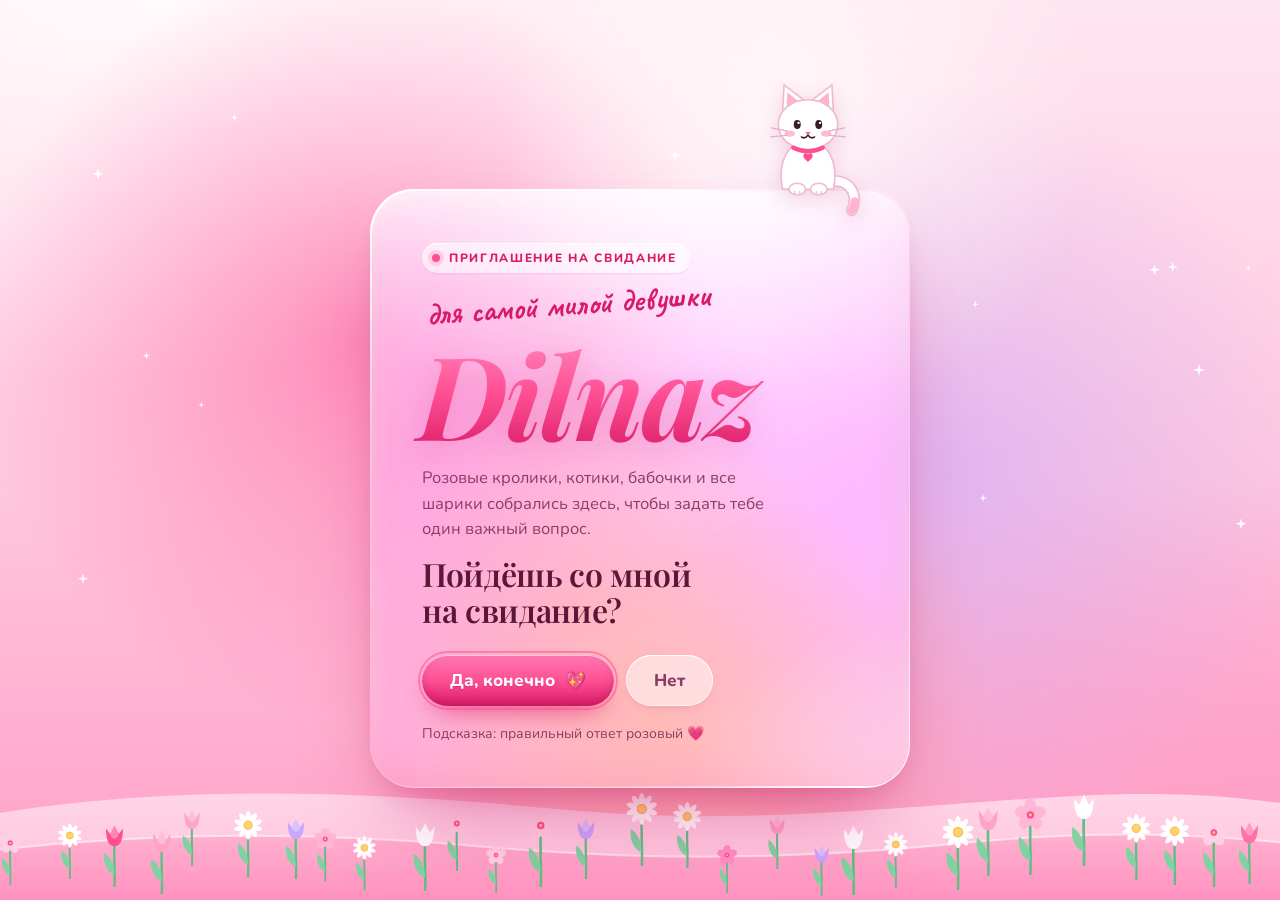
<file: public/dilnaz.html>
<!doctype html>
<html lang="ru">
<head>
<meta charset="utf-8">
<meta name="viewport" content="width=device-width, initial-scale=1, viewport-fit=cover">
<title>Приглашение для Dilnaz</title>
<meta name="claude:viewport-fit-sides" content="cover">
<meta name="description" content="Dilnaz, у меня к тебе один важный вопрос 💌">
<meta property="og:title" content="Dilnaz, у меня к тебе вопрос 💌">
<meta property="og:description" content="Открой: там кролики, котики, шарики и одно приглашение.">
<meta name="theme-color" content="#ffc6dd">
<link rel="preconnect" href="https://fonts.googleapis.com">
<link rel="preconnect" href="https://fonts.gstatic.com" crossorigin>
<link rel="stylesheet" href="https://fonts.googleapis.com/css2?family=Caveat:wght@600;700&family=Nunito:wght@500;700;800&family=Playfair+Display:ital,wght@0,600;1,600;1,700&display=swap">
<style>
/* Layout: one liquid-glass card floats over a pink sky; balloons and butterflies drift behind it so the glass has something to bend, a flower meadow with hopping bunnies hugs the bottom edge. Single pink theme on purpose. */
:root {
  color-scheme: light;
  --sky-top: #ffe6f0;
  --sky-mid: #ffc6dd;
  --sky-low: #ff9fc6;
  --rose: #ff4f93;
  --rose-deep: #d81b67;
  --ink: #5b1737;
  --ink-soft: #8c3d63;
  --mint: #5fbf86;
  --mint-leaf: #7fd3a0;
  --white: #ffffff;
  --font-display: "Playfair Display", Georgia, "Times New Roman", serif;
  --font-body: "Nunito", "Segoe UI", system-ui, -apple-system, sans-serif;
  --font-hand: "Caveat", "Segoe Print", "Comic Sans MS", cursive;
  --ease: cubic-bezier(.22, 1, .36, 1);
  --spring: cubic-bezier(.34, 1.56, .64, 1);
  --radius: 44px;
  --cat-w: clamp(92px, 24vw, 124px);
}

* { box-sizing: border-box; }
[hidden] { display: none !important; }
html, body { height: 100%; }
body {
  margin: 0;
  font-family: var(--font-body);
  color: var(--ink);
  background: var(--sky-mid);
  -webkit-font-smoothing: antialiased;
  overflow-x: hidden;
}
::selection { background: var(--rose); color: var(--white); }

/* ---------- sky ---------- */
.sky {
  position: fixed; inset: 0; z-index: 0; overflow: hidden; pointer-events: none;
  background:
    radial-gradient(110% 70% at 12% 0%, rgba(255,255,255,.8), transparent 60%),
    radial-gradient(80% 60% at 100% 95%, var(--sky-low), transparent 70%),
    linear-gradient(180deg, var(--sky-top) 0%, var(--sky-mid) 55%, var(--sky-low) 100%);
}
.blob {
  position: absolute; left: var(--x); top: var(--y);
  width: var(--size, 64vmax); aspect-ratio: 1; border-radius: 50%;
  transform: translate(-50%, -50%);
  background: radial-gradient(circle, var(--c) 0%, transparent 66%);
  animation: drift var(--d, 22s) ease-in-out infinite alternate;
}
@keyframes drift {
  to { transform: translate(calc(-50% + var(--dx, 6vmax)), calc(-50% + var(--dy, -4vmax))) scale(1.1); }
}
.spark {
  position: absolute; width: var(--s, 10px); aspect-ratio: 1; background: var(--white);
  clip-path: polygon(50% 0, 61% 39%, 100% 50%, 61% 61%, 50% 100%, 39% 61%, 0 50%, 39% 39%);
  animation: twinkle var(--t, 3s) ease-in-out infinite; animation-delay: var(--delay, 0s);
}
@keyframes twinkle { 0%, 100% { opacity: .25; transform: scale(.6) rotate(0deg); } 50% { opacity: 1; transform: scale(1) rotate(45deg); } }

/* ---------- ambient layers ---------- */
.layer { position: fixed; inset: 0; pointer-events: none; overflow: hidden; }
#back { z-index: 1; }
#front { z-index: 4; }
#fx { z-index: 7; }

.balloon { position: absolute; top: 100%; left: 0; pointer-events: auto; cursor: pointer; will-change: transform; }
.balloon svg {
  display: block; width: 100%; height: auto;
  transform-origin: 50% 26%;
  animation: sway var(--sw, 4s) ease-in-out infinite alternate;
  filter: drop-shadow(0 8px 10px rgba(170, 25, 90, .14));
}
.b-fill { fill: var(--c); }
@keyframes sway { from { transform: rotate(-7deg); } to { transform: rotate(7deg); } }

.fly { position: absolute; left: 0; top: 0; will-change: transform; }
.fly-bob { animation: bob 1.1s ease-in-out infinite alternate; }
.fly svg { display: block; width: 100%; height: auto; filter: drop-shadow(0 3px 4px rgba(160, 30, 90, .18)); }
.fly .wing { transform-box: view-box; transform-origin: 32px 28px; animation: flap var(--flap, .22s) ease-in-out infinite alternate; }
.w1 { fill: var(--w1); }
.w2 { fill: var(--w2); }
@keyframes flap { to { transform: scaleX(.18); } }
@keyframes bob { from { transform: translateY(-4px); } to { transform: translateY(4px); } }

.petal { position: absolute; left: 0; top: 0; width: var(--s); height: calc(var(--s) * .8); will-change: transform; }
.petal i {
  display: block; width: 100%; height: 100%;
  border-radius: 100% 0 100% 0;
  background: linear-gradient(135deg, #fff2f7, #ff9cc4);
  opacity: .92;
  animation: petal-flip var(--f, 2.4s) ease-in-out infinite alternate;
}
@keyframes petal-flip { from { transform: rotate3d(1, .4, 0, 0deg); } to { transform: rotate3d(1, .4, 0, 160deg); } }

.bit { position: absolute; left: 0; top: 0; margin: -.5em 0 0 -.5em; line-height: 1; pointer-events: none; will-change: transform; }

/* ---------- meadow ---------- */
.meadow { position: fixed; left: 0; right: 0; bottom: 0; height: 160px; z-index: 2; pointer-events: none; }
.hill { position: absolute; left: 0; bottom: 0; width: 100%; display: block; }
.hill-back { height: 116px; }
.hill-front { height: 84px; }
.meadow-part { position: absolute; inset: 0; }

.flower {
  position: absolute; left: calc(var(--x) - var(--w) / 2); bottom: var(--b); width: var(--w);
  transform-origin: 50% 100%;
  animation: flower-sway var(--d, 3.4s) ease-in-out infinite alternate; animation-delay: var(--delay, 0s);
}
.flower svg { display: block; width: 100%; height: auto; }
@keyframes flower-sway { from { transform: rotate(-5deg); } to { transform: rotate(5deg); } }

.bunny { position: absolute; left: 0; will-change: transform; pointer-events: auto; cursor: pointer; }
.bunny-hop { transform-origin: 50% 100%; animation: hop var(--hop, .62s) cubic-bezier(.3, .7, .4, 1) infinite; }
.bunny-face.flip { transform: scaleX(-1); }
.bunny svg { display: block; width: 100%; height: auto; filter: drop-shadow(0 5px 6px rgba(160, 30, 90, .22)); }
.bunny .b-ear { transform-box: view-box; transform-origin: 90px 50px; animation: ear calc(var(--hop, .62s) * 2) ease-in-out infinite; }
.bunny-shadow {
  position: absolute; left: 18%; right: 18%; bottom: -3px; height: 8px; border-radius: 50%;
  background: rgba(160, 30, 90, .2);
  animation: hop-shadow var(--hop, .62s) cubic-bezier(.3, .7, .4, 1) infinite;
}
@keyframes hop {
  0%, 100% { transform: translateY(0) scale(1.06, .92); }
  12% { transform: translateY(0) scale(.94, 1.07); }
  45% { transform: translateY(calc(var(--jump, 32px) * -1)) scale(.98, 1.02); }
  80% { transform: translateY(0) scale(1.02, .97); }
}
@keyframes hop-shadow { 0%, 80%, 100% { transform: scale(1); opacity: 1; } 45% { transform: scale(.55); opacity: .45; } }
@keyframes ear { 0%, 100% { transform: rotate(-6deg); } 50% { transform: rotate(9deg); } }

.peek { position: absolute; bottom: 30px; width: 82px; pointer-events: auto; cursor: pointer; }
.peek svg { display: block; width: 100%; height: auto; transform: translateY(110%); transform-origin: 50% 100%; }
.peek .peek-eyes { transform-box: fill-box; transform-origin: center; animation: blink 3.2s infinite; }
.meow {
  position: absolute; left: 72%; top: -20px;
  padding: 6px 11px; border-radius: 14px 14px 14px 4px;
  background: var(--white); color: var(--rose-deep);
  font: 800 13px/1 var(--font-body); white-space: nowrap;
  box-shadow: 0 6px 14px -6px rgba(160, 30, 90, .4);
  opacity: 0; transform: scale(.5) translateY(8px); transform-origin: 0 100%;
  transition: opacity .25s, transform .35s var(--spring);
}
.peek.meowing .meow { opacity: 1; transform: none; }

/* ---------- stage + card ---------- */
.stage {
  position: relative; z-index: 3;
  min-height: 100%;
  display: grid; place-items: center;
  padding-block: calc(var(--cat-w) + 36px) 84px;
  padding-left: max(16px, env(safe-area-inset-left, 0px));
  padding-right: max(16px, env(safe-area-inset-right, 0px));
  pointer-events: none;
}
.card-float { width: min(100%, 540px); pointer-events: auto; animation: float 7s ease-in-out infinite; }
.card-jelly { animation: card-in 1.1s var(--ease) both; }
@keyframes float { 0%, 100% { transform: translateY(0); } 50% { transform: translateY(-9px); } }
@keyframes card-in { from { transform: translateY(26px) scale(.96); opacity: .3; } }

.card {
  position: relative; isolation: isolate;
  border-radius: var(--radius);
  padding: clamp(30px, 7vw, 54px) clamp(22px, 6vw, 52px) clamp(26px, 5.5vw, 44px);
  background: linear-gradient(155deg,
    rgba(255,255,255,.56) 0%, rgba(255,255,255,.2) 34%,
    rgba(255,232,242,.12) 62%, rgba(255,255,255,.3) 100%);
  -webkit-backdrop-filter: blur(24px) saturate(190%) brightness(1.04);
  backdrop-filter: blur(24px) saturate(190%) brightness(1.04);
  box-shadow:
    inset 0 1.5px 0 rgba(255,255,255,.95),
    inset 0 -1px 1px rgba(255,255,255,.4),
    inset 0 22px 44px -28px rgba(255,255,255,.95),
    inset 0 -30px 60px -36px rgba(255, 79, 147, .35),
    0 44px 90px -34px rgba(196, 24, 108, .6),
    0 14px 30px -14px rgba(160, 20, 90, .28);
  transform: perspective(1200px) rotateX(var(--rx, 0deg)) rotateY(var(--ry, 0deg));
  transition: transform .7s var(--ease);
}
/* Chromium only: real edge refraction from a generated displacement map */
.card.refract { backdrop-filter: url(#lg-refract) blur(13px) saturate(195%) brightness(1.05); }

/* refractive rim: bright where light hits, thin where it doesn't */
.card::before {
  content: ""; position: absolute; inset: 0; z-index: 2; border-radius: inherit; padding: 1.5px; pointer-events: none;
  background: linear-gradient(135deg,
    rgba(255,255,255,1) 0%, rgba(255,255,255,.25) 22%, rgba(255,170,210,.35) 50%,
    rgba(255,255,255,.15) 72%, rgba(255,255,255,.95) 100%);
  -webkit-mask: linear-gradient(#000 0 0) content-box, linear-gradient(#000 0 0);
  -webkit-mask-composite: xor;
  mask: linear-gradient(#000 0 0) content-box exclude, linear-gradient(#000 0 0);
}
.glass-fx { position: absolute; inset: 0; z-index: -1; border-radius: inherit; overflow: hidden; pointer-events: none; }
.sheen {
  position: absolute; inset: 0;
  background:
    radial-gradient(120% 55% at 50% -12%, rgba(255,255,255,.6), transparent 58%),
    radial-gradient(60% 40% at 100% 100%, rgba(255,255,255,.3), transparent 70%);
}
.glare {
  position: absolute; left: -30%; top: -75%; width: 150%; aspect-ratio: 1;
  background: radial-gradient(circle, rgba(255,255,255,.5) 0%, rgba(255,255,255,.16) 26%, rgba(255,255,255,0) 52%);
  transition: transform .5s var(--ease);
}
.glare.drift { animation: glare-drift 11s ease-in-out infinite alternate; }
@keyframes glare-drift { from { transform: translate(-18%, 4%); } to { transform: translate(22%, 28%); } }

/* ---------- the cat on the card ---------- */
.cat { position: absolute; right: clamp(18px, 6vw, 40px); top: calc(var(--cat-w) * -1); width: var(--cat-w); z-index: 3; pointer-events: none; }
.cat svg { display: block; width: 100%; height: auto; overflow: visible; filter: drop-shadow(0 6px 10px rgba(170, 25, 90, .16)); }
.cat-tail { transform-box: view-box; transform-origin: 104px 140px; animation: tail 2.8s ease-in-out infinite; }
.cat-eyes { transform-box: fill-box; transform-origin: center; animation: blink 4.6s infinite; }
.cat-ear-r { transform-box: view-box; transform-origin: 94px 50px; animation: twitch 6.5s infinite; }
.cat-head { transform-box: view-box; transform-origin: 75px 100px; transition: transform .5s var(--spring); }
.cat.curious .cat-head { transform: rotate(var(--tilt, -9deg)); }
.cat-happy { display: none; }
.cat.happy .cat-happy { display: inline; }
.cat.happy .cat-eyes { display: none; }
@keyframes tail { 0%, 100% { transform: rotate(-12deg); } 50% { transform: rotate(14deg); } }
@keyframes blink { 0%, 91%, 100% { transform: scaleY(1); } 94% { transform: scaleY(.1); } }
@keyframes twitch { 0%, 88%, 100% { transform: rotate(0); } 91% { transform: rotate(12deg); } 94% { transform: rotate(-5deg); } }
.cat-hearts { position: absolute; left: 50%; top: 6%; }
.cat-hearts i { position: absolute; font-style: normal; font-size: 17px; color: var(--rose); opacity: 0; }
.cat.happy .cat-hearts i { animation: heart-up 2.4s ease-out infinite; animation-delay: var(--d); }
@keyframes heart-up {
  0% { transform: translate(0, 0) scale(.5); opacity: 0; }
  15% { opacity: 1; }
  100% { transform: translate(var(--hx), -64px) scale(1.15); opacity: 0; }
}

/* ---------- card content ---------- */
.steps { position: relative; }
.step { display: flex; flex-direction: column; align-items: flex-start; }
.step > * { max-width: 100%; }
.step-title:focus { outline: none; }

.kicker {
  display: inline-flex; align-items: center; gap: 9px; margin: 0;
  padding: 7px 14px 7px 10px; border-radius: 999px;
  font-size: 12px; font-weight: 800; letter-spacing: .14em; text-transform: uppercase;
  color: var(--rose-deep);
  background: rgba(255,255,255,.55);
  box-shadow: inset 0 1px 0 rgba(255,255,255,.95), 0 1px 2px rgba(200, 40, 110, .12);
}
.kicker-dot { width: 8px; height: 8px; border-radius: 50%; background: var(--rose); box-shadow: 0 0 0 4px rgba(255, 79, 147, .18); animation: dot 1.6s ease-in-out infinite; }
@keyframes dot { 50% { box-shadow: 0 0 0 7px rgba(255, 79, 147, 0); } }

.hand {
  font-family: var(--font-hand); font-weight: 700;
  font-size: clamp(25px, 6vw, 32px); line-height: 1;
  color: var(--rose-deep);
  margin: 26px 0 0 4px;
  transform: rotate(-4deg); transform-origin: left center;
}
.name {
  margin: 4px 0 0 -4px;
  font-family: var(--font-display); font-style: italic; font-weight: 700;
  font-size: clamp(64px, 19vw, 116px); line-height: 1; letter-spacing: -.015em;
  white-space: nowrap;
  filter: drop-shadow(0 8px 18px rgba(216, 27, 103, .28));
}
.name span {
  display: inline-block;
  padding: .1em .12em .16em .04em; margin: -.1em -.12em -.16em -.04em;
  background: linear-gradient(180deg, #ff86ba 8%, var(--rose) 48%, var(--rose-deep) 92%);
  -webkit-background-clip: text; background-clip: text;
  color: transparent;
  animation: letter-in 1s var(--spring) both;
  animation-delay: calc(var(--i) * 75ms + 250ms);
}
@keyframes letter-in { from { transform: translateY(.32em) rotate(7deg) scale(.82); opacity: .15; filter: blur(5px); } }

.lead { margin: 14px 0 0; font-size: 16.5px; line-height: 1.55; color: var(--ink-soft); max-width: 36ch; }
.question {
  margin: 14px 0 0;
  font-family: var(--font-display); font-weight: 600;
  font-size: clamp(25px, 5.6vw, 32px); line-height: 1.14; letter-spacing: -.01em;
  text-wrap: balance;
}
.answers { margin-top: 26px; display: flex; flex-wrap: wrap; align-items: center; gap: 12px; }
.no-slot { display: inline-flex; }

.btn {
  font: 800 17px/1 var(--font-body);
  border: 0; border-radius: 999px; padding: 17px 28px;
  display: inline-flex; align-items: center; justify-content: center; gap: 10px;
  cursor: pointer; white-space: nowrap;
  -webkit-tap-highlight-color: transparent; touch-action: manipulation;
}
.btn:focus-visible { outline: 3px solid var(--white); outline-offset: 3px; }
.btn-yes {
  position: relative;
  color: var(--white);
  background: linear-gradient(180deg, #ff7ab2 0%, var(--rose) 50%, var(--rose-deep) 100%);
  box-shadow:
    inset 0 1px 0 rgba(255,255,255,.6),
    inset 0 -3px 8px rgba(140, 0, 60, .22),
    0 14px 28px -12px rgba(216, 27, 103, .75);
  transform: scale(var(--grow, 1)); transform-origin: left center;
  transition: transform .5s var(--spring), box-shadow .3s;
  text-shadow: 0 1px 1px rgba(140, 0, 60, .25);
}
.btn-yes::after {
  content: ""; position: absolute; inset: -4px; border-radius: inherit; pointer-events: none;
  border: 2px solid rgba(255, 79, 147, .55);
  animation: ring 1.9s ease-out infinite;
}
@keyframes ring { from { transform: scale(.96); opacity: .9; } to { transform: scale(1.16, 1.3); opacity: 0; } }
.btn-yes:hover { box-shadow: inset 0 1px 0 rgba(255,255,255,.6), inset 0 -3px 8px rgba(140,0,60,.22), 0 18px 36px -12px rgba(216,27,103,.9); }
.btn-yes:active { transform: scale(calc(var(--grow, 1) * .95)); }
.btn-wide { width: 100%; }

.btn-no {
  color: var(--ink-soft);
  background: rgba(255,255,255,.5);
  box-shadow: inset 0 1px 0 rgba(255,255,255,.95), inset 0 0 0 1px rgba(255,255,255,.6), 0 4px 12px -6px rgba(160, 30, 90, .3);
}
.btn-no.is-loose {
  position: fixed; z-index: 6; left: 0; top: 0;
  background: rgba(255,255,255,.6);
  -webkit-backdrop-filter: blur(12px) saturate(180%);
  backdrop-filter: blur(12px) saturate(180%);
  transition: left .42s var(--spring), top .42s var(--spring);
}
.btn-no.is-surrender { color: var(--rose-deep); }

.hint { margin: 18px 0 0; font-size: 14px; line-height: 1.45; color: var(--ink-soft); min-height: 1.45em; }

.title {
  margin: 18px 0 0;
  font-family: var(--font-display); font-weight: 600;
  font-size: clamp(32px, 7.4vw, 44px); line-height: 1.04; letter-spacing: -.015em;
  text-wrap: balance;
}
.title em { font-style: italic; color: var(--rose-deep); }

.field { border: 0; padding: 0; margin: 24px 0 0; min-width: 0; width: 100%; }
.field-label, .field legend {
  display: block; padding: 0; margin: 0 0 10px;
  font-size: 12px; font-weight: 800; letter-spacing: .14em; text-transform: uppercase;
  color: var(--ink-soft);
}
.chips { display: grid; grid-template-columns: repeat(2, minmax(0, 1fr)); gap: 10px; }
.chip { position: relative; display: block; min-width: 0; }
.chip input { position: absolute; opacity: 0; width: 1px; height: 1px; pointer-events: none; }
.chip-face {
  display: flex; align-items: center; gap: 10px; height: 100%;
  padding: 13px 14px; border-radius: 18px;
  font-weight: 700; font-size: 15px; line-height: 1.2; color: var(--ink);
  background: rgba(255,255,255,.42);
  box-shadow: inset 0 1px 0 rgba(255,255,255,.9), inset 0 0 0 1px rgba(255,255,255,.55);
  cursor: pointer;
  transition: transform .3s var(--spring), background .2s, box-shadow .2s, color .2s;
}
.chip-emoji { font-size: 22px; line-height: 1; flex: none; }
.chip:hover .chip-face { transform: translateY(-2px); background: rgba(255,255,255,.62); }
.chip input:checked + .chip-face {
  color: var(--rose-deep);
  background: linear-gradient(180deg, rgba(255,255,255,.9), rgba(255,214,231,.9));
  box-shadow: inset 0 0 0 2px var(--rose), 0 10px 20px -12px rgba(216, 27, 103, .7);
}
.chip input:focus-visible + .chip-face { outline: 3px solid var(--rose); outline-offset: 2px; }

.when { display: grid; grid-template-columns: minmax(0, 1.4fr) minmax(0, 1fr); gap: 10px; width: 100%; margin-top: 18px; }
.when > div { min-width: 0; }
.input {
  display: block; width: 100%; min-height: 52px;
  font: 700 16px var(--font-body); color: var(--ink);
  padding: 13px 14px; border: 0; border-radius: 16px;
  background: rgba(255,255,255,.55);
  box-shadow: inset 0 1px 0 rgba(255,255,255,.95), inset 0 0 0 1px rgba(255,255,255,.6);
  -webkit-appearance: none; appearance: none;
}
.input::-webkit-date-and-time-value { text-align: left; }
.input:focus-visible { outline: 3px solid var(--rose); outline-offset: 2px; }
.plan-actions { width: 100%; margin-top: 24px; }

.ticket-wrap { width: 100%; margin-top: 22px; filter: drop-shadow(0 16px 22px rgba(160, 20, 90, .22)); }
.ticket {
  --cut: calc(100% - 66px);
  border-radius: 24px;
  background: linear-gradient(180deg, rgba(255,255,255,.92), rgba(255,236,245,.86));
  -webkit-mask:
    radial-gradient(circle 12px at left var(--cut), #0000 97%, #000) left / 51% 100% no-repeat,
    radial-gradient(circle 12px at right var(--cut), #0000 97%, #000) right / 51% 100% no-repeat;
  mask:
    radial-gradient(circle 12px at left var(--cut), #0000 97%, #000) left / 51% 100% no-repeat,
    radial-gradient(circle 12px at right var(--cut), #0000 97%, #000) right / 51% 100% no-repeat;
}
.ticket-main { padding: 20px 22px 18px; }
.ticket-label { margin: 0 0 14px; font-size: 11.5px; font-weight: 800; letter-spacing: .16em; text-transform: uppercase; color: var(--rose-deep); }
.ticket-rows { display: grid; gap: 10px; margin: 0; }
.ticket-rows > div { display: grid; grid-template-columns: 58px minmax(0, 1fr); gap: 12px; align-items: baseline; }
.ticket-rows dt { font-size: 11.5px; font-weight: 800; letter-spacing: .12em; text-transform: uppercase; color: var(--ink-soft); }
.ticket-rows dd { margin: 0; font-family: var(--font-display); font-weight: 600; font-size: 19px; line-height: 1.25; }
.ticket-stub {
  height: 66px; margin: 0 16px; padding: 0 6px;
  border-top: 2px dashed rgba(216, 27, 103, .32);
  display: flex; align-items: center; justify-content: space-between; gap: 12px;
}
.stamp {
  flex: none; width: 40px; height: 40px; border-radius: 50%;
  display: grid; place-items: center;
  color: var(--white); background: var(--rose); font-size: 19px;
  transform: rotate(-12deg);
  box-shadow: 0 0 0 3px rgba(255,255,255,.95), 0 0 0 5px rgba(255, 79, 147, .45);
}
.count { font-weight: 800; font-size: 14.5px; color: var(--rose-deep); text-align: right; font-variant-numeric: tabular-nums; }
.note { font-size: clamp(24px, 5.6vw, 29px); margin-top: 20px; transform: rotate(-2deg); text-wrap: balance; }
.links { display: flex; flex-wrap: wrap; gap: 4px 18px; margin-top: 14px; }
.btn-link {
  background: none; border: 0; padding: 8px 2px; cursor: pointer;
  font: 700 14.5px var(--font-body); color: var(--ink-soft);
  text-decoration: underline; text-decoration-color: rgba(140, 61, 99, .4); text-underline-offset: 4px;
}
.btn-link:hover { color: var(--rose-deep); }
.btn-link:focus-visible { outline: 3px solid var(--rose); outline-offset: 2px; border-radius: 6px; }

.defs { position: absolute; width: 0; height: 0; overflow: hidden; }

@media (max-width: 420px) {
  .chip-face { padding: 12px 11px; font-size: 14px; gap: 8px; }
  .btn { padding: 16px 22px; font-size: 16px; }
}
@media (prefers-reduced-transparency: reduce) {
  .card { background: rgba(255, 246, 250, .92); }
}
@media (prefers-reduced-motion: reduce) {
  *, *::before, *::after { animation-duration: .001ms !important; animation-iteration-count: 1 !important; transition-duration: .001ms !important; }
}
</style>
</head>
<body>

<svg class="defs" width="0" height="0" aria-hidden="true" focusable="false">
  <defs>
    <radialGradient id="bShade" cx="34%" cy="30%" r="78%">
      <stop offset="0" stop-color="#ffffff" stop-opacity=".5"/>
      <stop offset=".48" stop-color="#ffffff" stop-opacity="0"/>
      <stop offset="1" stop-color="#a0164f" stop-opacity=".24"/>
    </radialGradient>
    <linearGradient id="hillBack" x1="0" y1="0" x2="0" y2="1">
      <stop offset="0" stop-color="#ffd6e7"/>
      <stop offset="1" stop-color="#ffbcd8"/>
    </linearGradient>
    <linearGradient id="hillFront" x1="0" y1="0" x2="0" y2="1">
      <stop offset="0" stop-color="#ffb0cf"/>
      <stop offset="1" stop-color="#ff92bf"/>
    </linearGradient>
    <filter id="lg-refract" filterUnits="userSpaceOnUse" primitiveUnits="userSpaceOnUse" x="0" y="0" width="540" height="640" color-interpolation-filters="sRGB">
      <feImage id="lg-map" x="0" y="0" width="540" height="640" preserveAspectRatio="none" result="map"/>
      <feDisplacementMap in="SourceGraphic" in2="map" scale="52" xChannelSelector="R" yChannelSelector="G"/>
    </filter>
  </defs>
</svg>

<div class="sky" id="sky" aria-hidden="true">
  <div class="blob" style="--x:28%;--y:38%;--c:rgba(255,79,147,.5);--d:19s;--dx:8vmax;--dy:5vmax"></div>
  <div class="blob" style="--x:74%;--y:52%;--c:rgba(201,166,255,.55);--d:24s;--dx:-7vmax;--dy:-6vmax"></div>
  <div class="blob" style="--x:52%;--y:80%;--c:rgba(255,184,148,.55);--d:21s;--dx:5vmax;--dy:-8vmax;--size:56vmax"></div>
  <div class="blob" style="--x:62%;--y:14%;--c:rgba(255,255,255,.7);--d:26s;--dx:-9vmax;--dy:4vmax;--size:50vmax"></div>
</div>

<div class="layer" id="back" aria-hidden="true"></div>

<div class="meadow" aria-hidden="true">
  <svg class="hill hill-back" viewBox="0 0 1440 160" preserveAspectRatio="none">
    <path d="M0 40 C 200 0, 420 10, 640 36 C 860 62, 1080 20, 1260 14 C 1350 12, 1400 20, 1440 26 L 1440 160 L 0 160 Z" fill="url(#hillBack)"/>
  </svg>
  <div class="meadow-part" id="peeks"></div>
  <svg class="hill hill-front" viewBox="0 0 1440 160" preserveAspectRatio="none">
    <path d="M0 64 C 180 30, 360 30, 540 58 C 720 86, 900 84, 1080 52 C 1230 26, 1340 34, 1440 50 L 1440 160 L 0 160 Z" fill="url(#hillFront)"/>
    <path d="M0 64 C 180 30, 360 30, 540 58 C 720 86, 900 84, 1080 52 C 1230 26, 1340 34, 1440 50" fill="none" stroke="#ffffff" stroke-opacity=".55" stroke-width="2" vector-effect="non-scaling-stroke"/>
  </svg>
  <div class="meadow-part" id="flowers"></div>
  <div class="meadow-part" id="bunnies"></div>
</div>

<main class="stage">
  <div class="card-float">
    <div class="card-jelly" id="jelly">
      <article class="card" id="card">
        <div class="glass-fx" aria-hidden="true"><div class="sheen"></div><div class="glare" id="glare"></div></div>

        <div class="cat" id="cat" aria-hidden="true">
          <div class="cat-hearts"><i style="--d:0s;--hx:-18px">♥</i><i style="--d:.8s;--hx:14px">♥</i><i style="--d:1.6s;--hx:-4px">♥</i></div>
          <svg viewBox="0 0 150 180">
            <g class="cat-tail">
              <path d="M104 140 C 128 140, 136 158, 128 176" fill="none" stroke="#efb9cf" stroke-width="14" stroke-linecap="round"/>
              <path d="M104 140 C 128 140, 136 158, 128 176" fill="none" stroke="#ffffff" stroke-width="10" stroke-linecap="round"/>
              <path d="M131.6 165 C 131.4 170, 130.2 173.4, 128 176" fill="none" stroke="#ffb3cf" stroke-width="10" stroke-linecap="round"/>
            </g>
            <path d="M44 150 C 38 118, 50 92, 75 92 C 100 92, 112 118, 106 150 Z" fill="#ffffff" stroke="#efb9cf" stroke-width="2"/>
            <g class="cat-head">
              <path d="M44 62 L 46 24 L 72 44 Z" fill="#ffffff" stroke="#efb9cf" stroke-width="2" stroke-linejoin="round"/>
              <path d="M49 56 L 50 33 L 65 45 Z" fill="#ffb3cf"/>
              <g class="cat-ear-r">
                <path d="M106 62 L 104 24 L 78 44 Z" fill="#ffffff" stroke="#efb9cf" stroke-width="2" stroke-linejoin="round"/>
                <path d="M101 56 L 100 33 L 85 45 Z" fill="#ffb3cf"/>
              </g>
              <ellipse cx="75" cy="72" rx="36" ry="30" fill="#ffffff" stroke="#efb9cf" stroke-width="2"/>
              <g class="cat-eyes">
                <ellipse cx="62" cy="72" rx="4.2" ry="5.4" fill="#3d1a2c"/>
                <ellipse cx="88" cy="72" rx="4.2" ry="5.4" fill="#3d1a2c"/>
                <circle cx="63.6" cy="70" r="1.5" fill="#ffffff"/>
                <circle cx="89.6" cy="70" r="1.5" fill="#ffffff"/>
              </g>
              <path class="cat-happy" d="M56 74 Q 62 66 68 74 M82 74 Q 88 66 94 74" fill="none" stroke="#3d1a2c" stroke-width="2.8" stroke-linecap="round"/>
              <path d="M71.5 81 L 78.5 81 L 75 85 Z" fill="#ff5c9a"/>
              <path d="M75 85 Q 71 90 67 87 M75 85 Q 79 90 83 87" fill="none" stroke="#3d1a2c" stroke-width="1.8" stroke-linecap="round"/>
              <ellipse cx="53" cy="83" rx="6.5" ry="3.8" fill="#ff9cc2" opacity=".7"/>
              <ellipse cx="97" cy="83" rx="6.5" ry="3.8" fill="#ff9cc2" opacity=".7"/>
              <path d="M50 80 L 31 76 M50 85 L 30 87 M100 80 L 119 76 M100 85 L 120 87" stroke="#e6a9c2" stroke-width="1.4" stroke-linecap="round"/>
            </g>
            <path d="M57 100 Q 75 109 93 100" fill="none" stroke="#ff4f93" stroke-width="5" stroke-linecap="round"/>
            <path d="M75 117 C 69 113, 68 109, 71 107 C 73 106, 75 107, 75 109 C 75 107, 77 106, 79 107 C 82 109, 81 113, 75 117 Z" fill="#ff4f93"/>
            <ellipse cx="62" cy="150" rx="10" ry="7" fill="#ffffff" stroke="#efb9cf" stroke-width="2"/>
            <ellipse cx="88" cy="150" rx="10" ry="7" fill="#ffffff" stroke="#efb9cf" stroke-width="2"/>
            <path d="M59 153 v3 M65 153 v3 M85 153 v3 M91 153 v3" stroke="#efb9cf" stroke-width="1.6" stroke-linecap="round"/>
          </svg>
        </div>

        <div class="steps" id="steps">
          <!-- step 1: the question -->
          <section class="step" id="step-ask" aria-labelledby="ask-title">
            <p class="kicker"><span class="kicker-dot" aria-hidden="true"></span>Приглашение на свидание</p>
            <p class="hand">для самой милой девушки</p>
            <h1 class="name" data-split>Dilnaz</h1>
            <p class="lead">Розовые кролики, котики, бабочки и все шарики собрались здесь, чтобы задать тебе один важный вопрос.</p>
            <h2 class="question step-title" id="ask-title" tabindex="-1">Пойдёшь со мной на свидание?</h2>
            <div class="answers">
              <button class="btn btn-yes" id="yes" type="button">Да, конечно <span aria-hidden="true">💖</span></button>
              <span class="no-slot" id="no-slot"><button class="btn btn-no" id="no" type="button">Нет</button></span>
            </div>
            <p class="hint" id="hint" aria-live="polite">Подсказка: правильный ответ розовый 💗</p>
          </section>

          <!-- step 2: the plan -->
          <section class="step" id="step-plan" aria-labelledby="plan-title" hidden>
            <p class="kicker"><span class="kicker-dot" aria-hidden="true"></span>Ты сказала «да»</p>
            <h2 class="title step-title" id="plan-title" tabindex="-1">Ура! Тогда давай <em>всё спланируем</em></h2>
            <form id="plan-form" novalidate style="width:100%">
              <fieldset class="field">
                <legend>Куда пойдём?</legend>
                <div class="chips" id="chips">
                  <label class="chip"><input type="radio" name="place" id="place-coffee" value="Кофе и десерты" data-emoji="☕"><span class="chip-face"><span class="chip-emoji" aria-hidden="true">☕</span>Кофе и десерты</span></label>
                  <label class="chip"><input type="radio" name="place" id="place-park" value="Прогулка в парке" data-emoji="🌸"><span class="chip-face"><span class="chip-emoji" aria-hidden="true">🌸</span>Прогулка в парке</span></label>
                  <label class="chip"><input type="radio" name="place" id="place-cinema" value="Кино" data-emoji="🎬"><span class="chip-face"><span class="chip-emoji" aria-hidden="true">🎬</span>Кино</span></label>
                  <label class="chip"><input type="radio" name="place" id="place-dinner" value="Уютный ужин" data-emoji="🍝"><span class="chip-face"><span class="chip-emoji" aria-hidden="true">🍝</span>Уютный ужин</span></label>
                  <label class="chip"><input type="radio" name="place" id="place-rides" value="Парк аттракционов" data-emoji="🎡"><span class="chip-face"><span class="chip-emoji" aria-hidden="true">🎡</span>Аттракционы</span></label>
                  <label class="chip"><input type="radio" name="place" id="place-picnic" value="Пикник" data-emoji="🍓"><span class="chip-face"><span class="chip-emoji" aria-hidden="true">🍓</span>Пикник</span></label>
                </div>
              </fieldset>
              <div class="when">
                <div>
                  <label class="field-label" for="date">День</label>
                  <input class="input" type="date" id="date" name="date" required>
                </div>
                <div>
                  <label class="field-label" for="time">Время</label>
                  <input class="input" type="time" id="time" name="time" value="18:00" step="900" required>
                </div>
              </div>
              <div class="plan-actions">
                <button class="btn btn-yes btn-wide" id="plan-submit" type="submit">Назначить свидание <span aria-hidden="true">💌</span></button>
              </div>
              <p class="hint" id="plan-hint" aria-live="polite"></p>
            </form>
          </section>

          <!-- step 3: the ticket -->
          <section class="step" id="step-done" aria-labelledby="done-title" hidden>
            <p class="kicker"><span class="kicker-dot" aria-hidden="true"></span>Свидание назначено</p>
            <h2 class="title step-title" id="done-title" tabindex="-1">До встречи, <em>Dilnaz</em>!</h2>
            <div class="ticket-wrap">
              <div class="ticket">
                <div class="ticket-main">
                  <p class="ticket-label">Билет на свидание · на двоих</p>
                  <dl class="ticket-rows">
                    <div><dt>Кто</dt><dd>Dilnaz и я</dd></div>
                    <div><dt>Куда</dt><dd id="t-place">Прогулка в парке</dd></div>
                    <div><dt>Когда</dt><dd id="t-when">суббота, в 18:00</dd></div>
                  </dl>
                </div>
                <div class="ticket-stub">
                  <span class="stamp" aria-hidden="true">♥</span>
                  <span class="count" id="t-count"></span>
                </div>
              </div>
            </div>
            <p class="hand note">Сделай скриншот и отправь мне. Я уже жду 💌</p>
            <div class="links">
              <button class="btn-link" id="edit" type="button">Изменить план</button>
              <button class="btn-link" id="restart" type="button">Начать сначала</button>
            </div>
          </section>
        </div>
      </article>
    </div>
  </div>
</main>

<div class="layer" id="front" aria-hidden="true"></div>
<div class="layer" id="fx" aria-hidden="true"></div>

<script>
(() => {
  "use strict";
  const $ = (s) => document.querySelector(s);
  const reduced = matchMedia("(prefers-reduced-motion: reduce)").matches;
  const fineHover = matchMedia("(hover: hover) and (pointer: fine)").matches;
  const rnd = (a, b) => a + Math.random() * (b - a);
  const pick = (a) => a[Math.floor(Math.random() * a.length)];
  const vw = () => window.innerWidth;
  const vh = () => window.innerHeight;
  const small = () => vw() < 600;

  const card = $("#card"), glare = $("#glare"), jelly = $("#jelly"), stepsWrap = $("#steps");
  const yesBtn = $("#yes"), noBtn = $("#no"), slot = $("#no-slot"), hint = $("#hint");
  const cat = $("#cat");
  const back = $("#back"), front = $("#front"), fx = $("#fx");
  const flowersEl = $("#flowers"), bunniesEl = $("#bunnies"), peeksEl = $("#peeks");
  const steps = { ask: $("#step-ask"), plan: $("#step-plan"), done: $("#step-done") };
  let current = steps.ask;

  /* ---------------- artwork ---------------- */
  const BALLOON = `<svg viewBox="0 0 60 150"><path d="M30 88 C 22 100, 38 112, 30 124 C 24 134, 34 142, 30 150" fill="none" stroke="#d98aaa" stroke-width="1.3"/><path class="b-fill" d="M25.5 80 L 34.5 80 L 30 88 Z"/><path class="b-fill" d="M30 4 C 50 4, 58 22, 57 38 C 55 60, 40 76, 30 80 C 20 76, 5 60, 3 38 C 2 22, 10 4, 30 4 Z"/><path d="M30 4 C 50 4, 58 22, 57 38 C 55 60, 40 76, 30 80 C 20 76, 5 60, 3 38 C 2 22, 10 4, 30 4 Z" fill="url(#bShade)"/><ellipse cx="19" cy="24" rx="5" ry="10" transform="rotate(24 19 24)" fill="#fff" opacity=".6"/></svg>`;
  const HEART_BALLOON = `<svg viewBox="0 0 60 150"><path d="M30 84 C 22 98, 38 110, 30 122 C 24 132, 34 142, 30 150" fill="none" stroke="#d98aaa" stroke-width="1.3"/><path class="b-fill" d="M26 76 L 34 76 L 30 84 Z"/><path class="b-fill" d="M30 76 C 10 62, 1 46, 3 30 C 5 15, 18 6, 30 19 C 42 6, 55 15, 57 30 C 59 46, 50 62, 30 76 Z"/><path d="M30 76 C 10 62, 1 46, 3 30 C 5 15, 18 6, 30 19 C 42 6, 55 15, 57 30 C 59 46, 50 62, 30 76 Z" fill="url(#bShade)"/><ellipse cx="15" cy="24" rx="4" ry="8" transform="rotate(30 15 24)" fill="#fff" opacity=".6"/></svg>`;
  const WING = `<path class="w1" d="M31 25 C 24 8, 9 1, 4 9 C -1 18, 10 29, 31 29 Z"/><path class="w2" d="M31 30 C 17 30, 8 40, 11 48 C 15 56, 28 47, 31 34 Z"/><circle cx="12" cy="13" r="2.6" fill="#fff" opacity=".85"/><circle cx="18" cy="21" r="1.6" fill="#fff" opacity=".7"/><circle cx="17" cy="43" r="2" fill="#fff" opacity=".85"/>`;
  const BUTTERFLY = `<svg viewBox="0 0 64 56"><g class="wing">${WING}</g><g class="wing"><g transform="matrix(-1 0 0 1 64 0)">${WING}</g></g><ellipse cx="32" cy="30" rx="2.3" ry="11" fill="#6b2a4c"/><circle cx="32" cy="18" r="2.8" fill="#6b2a4c"/><path d="M31 17 C 29 11, 26 8, 23 6 M33 17 C 35 11, 38 8, 41 6" stroke="#6b2a4c" stroke-width="1.2" fill="none" stroke-linecap="round"/></svg>`;
  const BUNNY = `<svg viewBox="0 0 120 120"><g stroke="#e57aab" stroke-width="2.2" stroke-linejoin="round"><ellipse cx="80" cy="30" rx="8" ry="24" transform="rotate(-20 80 30)" fill="#f7a6cb"/><ellipse cx="54" cy="82" rx="35" ry="27" fill="#ffc8e0"/><ellipse cx="36" cy="101" rx="19" ry="9.5" fill="#fbb3d3"/><circle cx="21" cy="76" r="10" fill="#fff"/><circle cx="86" cy="62" r="21" fill="#ffc8e0"/></g><g class="b-ear"><ellipse cx="93" cy="27" rx="9" ry="26" transform="rotate(14 93 27)" fill="#ffc8e0" stroke="#e57aab" stroke-width="2.2"/><ellipse cx="93" cy="29" rx="4.5" ry="18" transform="rotate(14 93 29)" fill="#ff7fb0"/></g><ellipse cx="80" cy="103" rx="9.5" ry="6" fill="#fbb3d3" stroke="#e57aab" stroke-width="2.2"/><circle cx="94" cy="58" r="3.6" fill="#4a1d33"/><circle cx="95.3" cy="56.6" r="1.2" fill="#fff"/><ellipse cx="106.5" cy="65" rx="2.8" ry="2.1" fill="#ff4f93"/><ellipse cx="95" cy="71" rx="5.5" ry="3.2" fill="#ff7fb0" opacity=".6"/></svg>`;
  const PEEK_CAT = `<svg viewBox="0 0 100 86"><path d="M18 40 L 20 6 L 44 26 Z" fill="#ffd6bf" stroke="#f0b597" stroke-width="2" stroke-linejoin="round"/><path d="M23 34 L 24 14 L 38 27 Z" fill="#ffb3cf"/><path d="M82 40 L 80 6 L 56 26 Z" fill="#ffd6bf" stroke="#f0b597" stroke-width="2" stroke-linejoin="round"/><path d="M77 34 L 76 14 L 62 27 Z" fill="#ffb3cf"/><ellipse cx="50" cy="50" rx="36" ry="30" fill="#ffd6bf" stroke="#f0b597" stroke-width="2"/><path d="M44 22 L 45 32 M50 21 L 50 31 M56 22 L 55 32" stroke="#f2a882" stroke-width="2.6" stroke-linecap="round"/><g class="peek-eyes"><ellipse cx="37" cy="50" rx="4.2" ry="5.4" fill="#3d1a2c"/><ellipse cx="63" cy="50" rx="4.2" ry="5.4" fill="#3d1a2c"/><circle cx="38.5" cy="48" r="1.5" fill="#fff"/><circle cx="64.5" cy="48" r="1.5" fill="#fff"/></g><path d="M46.5 58 L 53.5 58 L 50 62 Z" fill="#ff5c9a"/><path d="M50 62 Q 46 67 42 64 M50 62 Q 54 67 58 64" stroke="#3d1a2c" stroke-width="1.8" fill="none" stroke-linecap="round"/><ellipse cx="29" cy="60" rx="6.5" ry="3.8" fill="#ff9cc2" opacity=".75"/><ellipse cx="71" cy="60" rx="6.5" ry="3.8" fill="#ff9cc2" opacity=".75"/><path d="M26 57 L 8 53 M26 62 L 7 64 M74 57 L 92 53 M74 62 L 93 64" stroke="#e3a184" stroke-width="1.4" stroke-linecap="round"/><ellipse cx="34" cy="78" rx="10" ry="6.5" fill="#ffd6bf" stroke="#f0b597" stroke-width="2"/><ellipse cx="66" cy="78" rx="10" ry="6.5" fill="#ffd6bf" stroke="#f0b597" stroke-width="2"/></svg>`;

  const STEM = `<path d="M20 100 C 21 82, 19 62, 20 42" stroke="#5fbf86" stroke-width="3" fill="none" stroke-linecap="round"/><path d="M20 84 C 9 80, 5 66, 7 56 C 15 61, 20 70, 20 84 Z" fill="#7fd3a0"/>`;
  const tulip = (c) => `<svg viewBox="0 0 40 100">${STEM}<path d="M9 24 C 9 40, 13 47, 20 47 C 27 47, 31 40, 31 24 L 25.5 31 L 20 20 L 14.5 31 Z" fill="${c}"/><path d="M14.5 31 L 20 20 L 25.5 31 C 24 39, 16 39, 14.5 31 Z" fill="#fff" opacity=".3"/></svg>`;
  const daisy = () => {
    let p = "";
    for (let i = 0; i < 10; i++) p += `<ellipse cx="20" cy="22" rx="3.6" ry="9" transform="rotate(${i * 36} 20 32)" fill="#fff"/>`;
    return `<svg viewBox="0 0 40 100">${STEM}${p}<circle cx="20" cy="32" r="5.5" fill="#ffd36b" stroke="#f5b83d" stroke-width="1.2"/></svg>`;
  };
  const blossom = (c) => {
    let p = "";
    for (let i = 0; i < 5; i++) p += `<ellipse cx="20" cy="22" rx="7" ry="9.5" transform="rotate(${i * 72} 20 31)" fill="${c}"/>`;
    return `<svg viewBox="0 0 40 100">${STEM}${p}<circle cx="20" cy="31" r="4.2" fill="#ff4f93"/><circle cx="20" cy="31" r="1.6" fill="#ffd36b"/></svg>`;
  };
  const randomFlower = () => {
    const r = Math.random();
    if (r < .42) return tulip(pick(["#ff6fa8", "#ff4f93", "#ffa3c8", "#ffffff", "#c9a6ff"]));
    if (r < .7) return daisy();
    return blossom(pick(["#ffb7d5", "#ff8fc1", "#ffd0e3"]));
  };

  const BALLOON_COLORS = ["#ff6fa8", "#ff9ec7", "#ff4f8b", "#ffc4dc", "#c9a6ff", "#ffb894", "#ffffff", "#ff86b6"];
  const WINGS = [["#ff8fc1", "#ffc2dc"], ["#c9a6ff", "#ead9ff"], ["#ffb894", "#ffd9c4"], ["#ff5c9a", "#ffa6c9"], ["#ffffff", "#ffd0e3"]];
  const HEARTS = ["💖", "💗", "💕", "🌸", "🎀", "✨", "🦋", "🐰", "🐱", "🎈"];

  /* ---------------- name letters ---------------- */
  document.querySelectorAll("[data-split]").forEach((el) => {
    const text = el.textContent.trim();
    el.setAttribute("aria-label", text);
    el.textContent = "";
    [...text].forEach((ch, i) => {
      const s = document.createElement("span");
      s.textContent = ch;
      s.setAttribute("aria-hidden", "true");
      s.style.setProperty("--i", i);
      el.appendChild(s);
    });
  });

  /* ---------------- sparkles + meadow ---------------- */
  const sky = $("#sky");
  for (let i = 0; i < 16; i++) {
    const s = document.createElement("i");
    s.className = "spark";
    s.style.cssText = `left:${rnd(2, 98)}%;top:${rnd(2, 70)}%;--s:${rnd(6, 13)}px;--t:${rnd(2.4, 4.2)}s;--delay:${-rnd(0, 4)}s`;
    sky.appendChild(s);
  }

  function plantFlowers() {
    flowersEl.textContent = "";
    const n = Math.max(8, Math.round(vw() / (small() ? 34 : 44)));
    for (let i = 0; i < n; i++) {
      const el = document.createElement("div");
      const w = rnd(22, 36), b = rnd(4, 34);
      el.className = "flower";
      el.style.cssText = `--x:${((i + rnd(.15, .85)) / n) * 100}%;--w:${w}px;--b:${b}px;--d:${rnd(2.6, 4.4)}s;--delay:${-rnd(0, 4)}s;z-index:${Math.round(60 - b)}`;
      el.innerHTML = randomFlower();
      flowersEl.appendChild(el);
    }
  }
  plantFlowers();

  /* ---------------- burst ---------------- */
  function burst(x, y, n = 30, set = HEARTS) {
    if (reduced) n = Math.min(n, 8);
    for (let i = 0; i < n; i++) {
      const p = document.createElement("span");
      p.className = "bit";
      p.textContent = pick(set);
      p.style.left = x + "px";
      p.style.top = y + "px";
      p.style.fontSize = rnd(14, 30) + "px";
      fx.appendChild(p);
      const a = rnd(0, Math.PI * 2), d = rnd(70, 250);
      const dx = Math.cos(a) * d, dy = Math.sin(a) * d - rnd(30, 110), rot = rnd(-160, 160);
      const anim = p.animate([
        { transform: "translate(0px, 0px) scale(.2) rotate(0deg)", opacity: 1 },
        { transform: `translate(${dx}px, ${dy}px) scale(1) rotate(${rot}deg)`, opacity: 1, offset: .55 },
        { transform: `translate(${dx * 1.15}px, ${dy + 150}px) scale(.85) rotate(${rot * 1.4}deg)`, opacity: 0 }
      ], { duration: rnd(1300, 2200), easing: "cubic-bezier(.2,.7,.3,1)" });
      anim.onfinish = () => p.remove();
    }
  }
  const centerOf = (el) => { const r = el.getBoundingClientRect(); return [r.left + r.width / 2, r.top + r.height / 2]; };

  /* ---------------- ambient creatures ---------------- */
  const live = { balloon: 0, fly: 0, petal: 0, bunny: 0 };
  const MAX = () => ({ balloon: small() ? 6 : 9, fly: small() ? 3 : 5, petal: small() ? 10 : 16, bunny: 2 });

  function spawnBalloon(o = {}) {
    if (!o.force && live.balloon >= MAX().balloon) return;
    const w = rnd(44, 76) * (small() ? .85 : 1);
    const el = document.createElement("div");
    el.className = "balloon";
    el.style.width = w + "px";
    el.style.left = (o.x ?? rnd(-2, 94)) + "vw";
    el.style.setProperty("--c", pick(BALLOON_COLORS));
    el.style.setProperty("--sw", rnd(3, 5.5) + "s");
    el.innerHTML = Math.random() < .3 ? HEART_BALLOON : BALLOON;
    back.appendChild(el);
    live.balloon++;
    const dur = rnd(17000, 27000) / (o.fast ? 1.8 : 1);
    const anim = el.animate(
      [{ transform: "translate3d(0px, 0px, 0)" }, { transform: `translate3d(${rnd(-60, 60)}px, ${-(vh() + w * 2.5 + 60)}px, 0)` }],
      { duration: dur, delay: o.delay || 0, easing: "linear", fill: "backwards" }
    );
    if (o.progress) anim.currentTime = dur * o.progress;
    let gone = false;
    const done = () => { if (!gone) { gone = true; el.remove(); live.balloon--; } };
    anim.onfinish = done;
    el.addEventListener("pointerdown", (e) => {
      e.preventDefault();
      if (gone) return;
      const r = el.getBoundingClientRect();
      anim.pause();
      burst(r.left + r.width / 2, r.top + r.width * .55, 12, ["💖", "✨", "💗", "🎀"]);
      const pop = el.firstElementChild.animate([{ transform: "scale(1)", opacity: 1 }, { transform: "scale(1.4)", opacity: 0 }], { duration: 170, easing: "ease-out", fill: "forwards" });
      pop.onfinish = done;
    });
  }

  function spawnButterfly(o = {}) {
    if (!o.force && live.fly >= MAX().fly) return;
    const layer = o.layer || (Math.random() < .4 ? front : back);
    const s = rnd(34, 56) * (small() ? .85 : 1);
    const [c1, c2] = pick(WINGS);
    const el = document.createElement("div");
    el.className = "fly";
    el.style.cssText = `width:${s}px;margin:${-s / 2}px 0 0 ${-s / 2}px;--w1:${c1};--w2:${c2};--flap:${rnd(.16, .26)}s`;
    el.innerHTML = `<div class="fly-bob">${BUTTERFLY}</div>`;
    layer.appendChild(el);
    live.fly++;
    const W = vw(), H = vh(), N = 7, dir = Math.random() < .5 ? 1 : -1;
    const pts = [];
    let y = rnd(.1, .65) * H;
    for (let i = 0; i < N; i++) {
      const t = i / (N - 1);
      const x = dir > 0 ? -60 + t * (W + 120) : W + 60 - t * (W + 120);
      y = Math.max(.05 * H, Math.min(.75 * H, y + rnd(-.18, .18) * H));
      pts.push({ x: x + (i && i < N - 1 ? rnd(-40, 40) : 0), y });
    }
    const frames = pts.map((p, i) => {
      const a = i < N - 1 ? Math.atan2(pts[i + 1].y - p.y, pts[i + 1].x - p.x) : Math.atan2(p.y - pts[i - 1].y, p.x - pts[i - 1].x);
      let deg = a * 180 / Math.PI;
      if (dir < 0 && deg < 0) deg += 360;
      return { transform: `translate3d(${p.x}px, ${p.y}px, 0) rotate(${(deg + 90).toFixed(1)}deg)`, offset: i / (N - 1), easing: "ease-in-out" };
    });
    const dur = rnd(15000, 24000);
    const anim = el.animate(frames, { duration: dur, fill: "both" });
    if (o.progress) anim.currentTime = dur * o.progress;
    anim.onfinish = () => { el.remove(); live.fly--; };
  }

  function spawnPetal() {
    if (live.petal >= MAX().petal) return;
    const el = document.createElement("div");
    el.className = "petal";
    el.style.setProperty("--s", rnd(9, 16) + "px");
    el.style.setProperty("--f", rnd(1.6, 3.2) + "s");
    el.innerHTML = "<i></i>";
    (Math.random() < .35 ? front : back).appendChild(el);
    live.petal++;
    const x0 = rnd(-.05, 1) * vw(), drift = rnd(-160, 160);
    const anim = el.animate([
      { transform: `translate3d(${x0}px, -30px, 0) rotate(0deg)` },
      { transform: `translate3d(${x0 + drift * .5}px, ${vh() * .5}px, 0) rotate(${rnd(90, 240)}deg)`, offset: .5 },
      { transform: `translate3d(${x0 + drift}px, ${vh() + 30}px, 0) rotate(${rnd(260, 520)}deg)` }
    ], { duration: rnd(9000, 16000), easing: "linear" });
    anim.onfinish = () => { el.remove(); live.petal--; };
  }

  function spawnBunny(o = {}) {
    if (!o.force && live.bunny >= MAX().bunny) return;
    const s = rnd(60, 82) * (small() ? .85 : 1);
    const dir = o.dir || (Math.random() < .5 ? 1 : -1);
    const jump = rnd(26, 40);
    const el = document.createElement("div");
    el.className = "bunny";
    el.style.cssText = `width:${s}px;bottom:${rnd(22, 38)}px;--hop:${rnd(.55, .7)}s;--jump:${jump}px`;
    el.innerHTML = `<div class="bunny-shadow"></div><div class="bunny-hop"><div class="bunny-face${dir < 0 ? " flip" : ""}">${BUNNY}</div></div>`;
    bunniesEl.appendChild(el);
    live.bunny++;
    const W = vw(), from = dir > 0 ? -s - 20 : W + 20, to = dir > 0 ? W + 20 : -s - 20;
    const dur = Math.abs(to - from) / rnd(70, 105) * 1000;
    const anim = el.animate([{ transform: `translateX(${from}px)` }, { transform: `translateX(${to}px)` }], { duration: dur, delay: o.delay || 0, easing: "linear", fill: "backwards" });
    if (o.progress) anim.currentTime = dur * o.progress;
    anim.onfinish = () => { el.remove(); live.bunny--; };
    el.addEventListener("pointerdown", () => {
      const r = el.getBoundingClientRect();
      burst(r.left + r.width / 2, r.top + 10, 8, ["💗", "💕", "✨", "🥕"]);
      el.style.setProperty("--jump", "72px");
      setTimeout(() => el.style.setProperty("--jump", jump + "px"), 1300);
    });
  }

  let peeking = false;
  function spawnPeek() {
    if (peeking) return;
    peeking = true;
    const el = document.createElement("div");
    el.className = "peek";
    el.style.left = rnd(4, 82) + "%";
    el.innerHTML = PEEK_CAT + '<span class="meow">мяу 💕</span>';
    peeksEl.appendChild(el);
    const head = el.querySelector("svg");
    const a = head.animate([
      { transform: "translateY(110%) rotate(0deg)", easing: "cubic-bezier(.34,1.56,.64,1)" },
      { transform: "translateY(0%) rotate(-6deg)", offset: .14, easing: "ease-in-out" },
      { transform: "translateY(0%) rotate(7deg)", offset: .5, easing: "ease-in-out" },
      { transform: "translateY(0%) rotate(0deg)", offset: .82, easing: "ease-in" },
      { transform: "translateY(110%) rotate(0deg)" }
    ], { duration: 4600 });
    a.onfinish = () => { el.remove(); peeking = false; };
    el.addEventListener("pointerdown", () => {
      el.classList.add("meowing");
      setTimeout(() => el.classList.remove("meowing"), 1400);
    });
  }

  function loop(fn, min, max) {
    const tick = () => { if (!document.hidden) fn(); setTimeout(tick, rnd(min, max)); };
    setTimeout(tick, rnd(300, min));
  }

  if (reduced) {
    // A still composition: everything is placed, nothing travels.
    [[8, 18], [82, 10], [70, 34], [20, 46], [90, 52]].forEach(([x, y]) => {
      const el = document.createElement("div");
      const w = rnd(46, 68);
      el.className = "balloon";
      el.style.cssText = `width:${w}px;left:${x}vw;top:${y}vh;--c:${pick(BALLOON_COLORS)}`;
      el.innerHTML = Math.random() < .3 ? HEART_BALLOON : BALLOON;
      back.appendChild(el);
    });
    [[14, 30, 60], [78, 22, -30]].forEach(([x, y, r]) => {
      const el = document.createElement("div");
      const [c1, c2] = pick(WINGS);
      el.className = "fly";
      el.style.cssText = `width:38px;transform:translate(${x}vw, ${y}vh) rotate(${r}deg);--w1:${c1};--w2:${c2}`;
      el.innerHTML = BUTTERFLY;
      back.appendChild(el);
    });
    [[.12, 1], [.8, -1]].forEach(([x, dir]) => {
      const el = document.createElement("div");
      el.className = "bunny";
      el.style.cssText = `width:66px;bottom:28px;transform:translateX(${x * vw()}px)`;
      el.innerHTML = `<div class="bunny-face${dir < 0 ? " flip" : ""}">${BUNNY}</div>`;
      bunniesEl.appendChild(el);
    });
  } else {
    for (let i = 0; i < (small() ? 4 : 6); i++) spawnBalloon({ progress: rnd(.08, .75) });
    for (let i = 0; i < 2; i++) spawnButterfly({ progress: rnd(.1, .6) });
    spawnBunny({ progress: rnd(.15, .5) });
    loop(spawnBalloon, 1800, 3400);
    loop(spawnButterfly, 3500, 6500);
    loop(spawnPetal, 700, 1400);
    loop(spawnBunny, 6000, 10000);
    loop(spawnPeek, 8000, 14000);
    setTimeout(spawnPeek, 2600);
  }

  /* ---------------- liquid glass: tilt + glare ---------------- */
  if (fineHover && !reduced) {
    let raf = 0, last = null;
    const apply = () => {
      raf = 0;
      const r = card.getBoundingClientRect();
      const px = (last.clientX - r.left) / r.width, py = (last.clientY - r.top) / r.height;
      const cx = Math.max(-1, Math.min(1, px * 2 - 1)), cy = Math.max(-1, Math.min(1, py * 2 - 1));
      card.style.setProperty("--ry", (cx * 5).toFixed(2) + "deg");
      card.style.setProperty("--rx", (-cy * 4).toFixed(2) + "deg");
      glare.style.transform = `translate(${((px - .5) * r.width * .8).toFixed(1)}px, ${((py - .25) * r.height * .7).toFixed(1)}px)`;
    };
    window.addEventListener("pointermove", (e) => { last = e; if (!raf) raf = requestAnimationFrame(apply); }, { passive: true });
    document.documentElement.addEventListener("pointerleave", () => {
      card.style.setProperty("--ry", "0deg");
      card.style.setProperty("--rx", "0deg");
      glare.style.transform = "";
    });
  } else if (!reduced) {
    glare.classList.add("drift");
  }

  /* Chromium can bend the backdrop through an SVG filter. Build a displacement
     map for the card's rounded rectangle: pixels near the rim sample from
     further inside, which reads as a thick glass edge. Others keep the frost. */
  const canRefract = (() => {
    const ua = navigator.userAgent;
    const brands = (navigator.userAgentData && navigator.userAgentData.brands) || [];
    const chromium = brands.some((b) => /Chromium/i.test(b.brand)) || (/\bChrome\/\d+/.test(ua) && !/CriOS|FxiOS|EdgiOS|Firefox/.test(ua));
    return chromium && (navigator.hardwareConcurrency || 4) >= 4;
  })();
  const filt = $("#lg-refract"), feMap = $("#lg-map");
  function buildMap() {
    const w = Math.round(card.offsetWidth), h = Math.round(card.offsetHeight);
    if (w < 40 || h < 40) return;
    const R = Math.min(parseFloat(getComputedStyle(card).borderTopLeftRadius) || 40, w / 2, h / 2);
    const band = Math.min(32, Math.min(w, h) / 5);
    const cv = document.createElement("canvas");
    cv.width = w; cv.height = h;
    const ctx = cv.getContext("2d");
    if (!ctx) return;
    const img = ctx.createImageData(w, h), d = img.data;
    const hw = w / 2, hh = h / 2, bx = hw - R, by = hh - R;
    for (let y = 0; y < h; y++) {
      const py = y + .5 - hh, sy = py < 0 ? -1 : 1, qy = Math.abs(py) - by;
      for (let x = 0; x < w; x++) {
        const px = x + .5 - hw, sx = px < 0 ? -1 : 1, qx = Math.abs(px) - bx;
        let sdf, nx, ny;
        if (qx > 0 && qy > 0) { const L = Math.hypot(qx, qy); sdf = L - R; nx = (qx / L) * sx; ny = (qy / L) * sy; }
        else if (qx > qy) { sdf = qx - R; nx = sx; ny = 0; }
        else { sdf = qy - R; nx = 0; ny = sy; }
        const dist = -sdf;
        let m = 0;
        if (dist < band) { const t = 1 - Math.max(0, dist) / band; m = t * t; }
        const i = (y * w + x) * 4;
        d[i] = 128 - nx * m * 127;
        d[i + 1] = 128 - ny * m * 127;
        d[i + 2] = 128;
        d[i + 3] = 255;
      }
    }
    ctx.putImageData(img, 0, 0);
    for (const el of [filt, feMap]) { el.setAttribute("width", w); el.setAttribute("height", h); }
    feMap.setAttribute("href", cv.toDataURL("image/png"));
    card.classList.add("refract");
  }
  if (canRefract) {
    let t = 0, lastW = 0, lastH = 0;
    const ro = new ResizeObserver(() => {
      const w = card.offsetWidth, h = card.offsetHeight;
      if (Math.abs(w - lastW) < 2 && Math.abs(h - lastH) < 2) return;
      lastW = w; lastH = h;
      clearTimeout(t);
      t = setTimeout(buildMap, 140);
    });
    ro.observe(card);
  }

  /* ---------------- step transitions ---------------- */
  function show(next, instant) {
    if (next === current) return;
    const prev = current;
    current = next;
    if (instant || reduced) {
      prev.hidden = true;
      next.hidden = false;
      next.querySelector(".step-title")?.focus({ preventScroll: true });
      return;
    }
    const h0 = stepsWrap.offsetHeight;
    const out = prev.animate([{ opacity: 1, transform: "none" }, { opacity: 0, transform: "translateY(-12px) scale(.98)" }], { duration: 220, easing: "ease-in", fill: "forwards" });
    out.onfinish = () => {
      prev.hidden = true;
      out.cancel();
      next.hidden = false;
      const h1 = stepsWrap.offsetHeight;
      stepsWrap.style.overflow = "hidden";
      stepsWrap.animate([{ height: h0 + "px" }, { height: h1 + "px" }], { duration: 460, easing: "cubic-bezier(.22,1,.36,1)" }).onfinish = () => { stepsWrap.style.overflow = ""; };
      [...next.children].forEach((child, i) => {
        child.animate([{ opacity: 0, transform: "translateY(16px)" }, { opacity: 1, transform: "none" }], { duration: 520, delay: 60 + i * 55, easing: "cubic-bezier(.22,1,.36,1)", fill: "backwards" });
      });
      next.querySelector(".step-title")?.focus({ preventScroll: true });
    };
  }
  function jiggle() {
    if (reduced) return;
    jelly.animate([
      { transform: "scale(1, 1)" },
      { transform: "scale(1.035, .965)", offset: .25 },
      { transform: "scale(.985, 1.02)", offset: .55 },
      { transform: "scale(1.006, .996)", offset: .8 },
      { transform: "scale(1, 1)" }
    ], { duration: 720, easing: "ease-out" });
  }
  function celebrate(fromEl, waves = 8) {
    const [x, y] = centerOf(fromEl);
    burst(x, y, 46);
    jiggle();
    if (reduced) return;
    for (let i = 0; i < waves; i++) spawnBalloon({ force: true, fast: true, delay: i * 170, x: rnd(0, 92) });
    spawnBunny({ force: true, dir: 1, delay: 200 });
    spawnBunny({ force: true, dir: -1, delay: 900 });
    spawnButterfly({ force: true, layer: front });
  }

  /* ---------------- step 1: the shy "no" ---------------- */
  const NO_TEXTS = ["Нет", "Точно нет?", "Подумай ещё 🥺", "Ну пожалуйста!", "Кролики расстроятся", "Котик будет грустить", "Ладно, да 💕"];
  const HINTS = [
    "Подсказка: правильный ответ розовый 💗",
    "Ой, кнопка «Нет» сегодня очень стеснительная",
    "Кажется, она не хочет, чтобы её нажимали 🙈",
    "Зато кнопка «Да» становится всё больше",
    "Кролики уже волнуются 🐰",
    "Котик на карточке внимательно смотрит 👀",
    "Всё, кнопка «Нет» сдалась"
  ];
  const SURRENDER = NO_TEXTS.length - 1;
  let dodges = 0, lastDodge = 0, catTimer = 0;

  let movingTimer = 0;
  function placeNo(avoidX, avoidY) {
    const b = noBtn.getBoundingClientRect();
    const y0 = yesBtn.getBoundingClientRect();
    const m = 16, W = vw(), H = vh(), pad = 28;
    const onYes = (x, y) => x < y0.right + pad && x + b.width > y0.left - pad && y < y0.bottom + pad && y + b.height > y0.top - pad;
    let best = null;
    for (let k = 0; k < 40; k++) {
      const x = rnd(m, Math.max(m, W - b.width - m));
      const y = rnd(m + 10, Math.max(m + 10, H - b.height - m - 40));
      if (onYes(x, y)) continue;
      const dist = Math.hypot(x + b.width / 2 - avoidX, y + b.height / 2 - avoidY);
      if (!best || dist > best.dist) best = { x, y, dist };
      if (dist > 180) break;
    }
    if (!best) best = { x: m, y: m + 10 };
    // While it slides it must not catch the pointer, or it could steal a tap meant for "Да".
    noBtn.style.pointerEvents = "none";
    clearTimeout(movingTimer);
    movingTimer = setTimeout(() => { noBtn.style.pointerEvents = ""; }, 460);
    noBtn.style.left = best.x + "px";
    noBtn.style.top = best.y + "px";
  }
  function dodge(e) {
    if (noBtn.dataset.surrender) return;
    if (e) e.preventDefault();
    lastDodge = performance.now();
    dodges++;
    const r = noBtn.getBoundingClientRect();
    if (!noBtn.classList.contains("is-loose")) {
      slot.style.width = r.width + "px";
      slot.style.height = r.height + "px";
      noBtn.classList.add("is-loose");
      noBtn.style.transition = "none";
      noBtn.style.left = r.left + "px";
      noBtn.style.top = r.top + "px";
      document.body.appendChild(noBtn);
      void noBtn.offsetWidth;
      noBtn.style.transition = "";
    }
    noBtn.textContent = NO_TEXTS[Math.min(dodges, SURRENDER)];
    hint.textContent = HINTS[Math.min(dodges, HINTS.length - 1)];
    if (dodges >= SURRENDER) {
      noBtn.dataset.surrender = "1";
      noBtn.classList.add("is-surrender");
    }
    const px = e && "clientX" in e ? e.clientX : r.left + r.width / 2;
    const py = e && "clientY" in e ? e.clientY : r.top + r.height / 2;
    placeNo(px, py);
    yesBtn.style.setProperty("--grow", (1 + Math.min(dodges, 6) * .055).toFixed(3));
    cat.style.setProperty("--tilt", (dodges % 2 ? -9 : 9) + "deg");
    cat.classList.add("curious");
    clearTimeout(catTimer);
    catTimer = setTimeout(() => cat.classList.remove("curious"), 1100);
  }
  noBtn.addEventListener("pointerenter", (e) => { if (e.pointerType === "mouse") dodge(e); });
  noBtn.addEventListener("pointerdown", (e) => { if (e.pointerType !== "mouse") dodge(e); });
  noBtn.addEventListener("click", (e) => {
    if (noBtn.dataset.surrender) { sayYes(noBtn); return; }
    if (performance.now() - lastDodge < 600) return;
    dodge(e);
  });
  window.addEventListener("resize", () => {
    if (noBtn.classList.contains("is-loose") && !noBtn.hidden) {
      const b = noBtn.getBoundingClientRect();
      if (b.right > vw() || b.bottom > vh()) placeNo(vw() / 2, vh() / 2);
    }
  });

  function sayYes(fromEl) {
    celebrate(fromEl);
    noBtn.hidden = true;
    cat.classList.remove("curious");
    cat.classList.add("happy");
    show(steps.plan);
  }
  yesBtn.addEventListener("click", () => sayYes(yesBtn));

  /* ---------------- step 2: the plan ---------------- */
  const form = $("#plan-form"), dateIn = $("#date"), timeIn = $("#time"), planHint = $("#plan-hint"), chips = $("#chips");
  const pad = (n) => String(n).padStart(2, "0");
  const isoDay = (d) => `${d.getFullYear()}-${pad(d.getMonth() + 1)}-${pad(d.getDate())}`;
  (() => {
    const now = new Date(), d = new Date(now);
    let add = (6 - now.getDay() + 7) % 7;
    if (add === 0 && now.getHours() >= 17) add = 7;
    d.setDate(now.getDate() + add);
    dateIn.min = isoDay(now);
    dateIn.value = isoDay(d);
  })();
  const toDate = (day, time) => {
    const [y, m, dd] = day.split("-").map(Number);
    const [hh, mm] = (time || "18:00").split(":").map(Number);
    return new Date(y, m - 1, dd, hh || 0, mm || 0);
  };
  form.addEventListener("submit", (e) => {
    e.preventDefault();
    const place = form.querySelector('input[name="place"]:checked');
    if (!place) {
      planHint.textContent = "Выбери, куда пойдём 🙂";
      chips.animate([{ transform: "translateX(0)" }, { transform: "translateX(-8px)" }, { transform: "translateX(7px)" }, { transform: "translateX(-4px)" }, { transform: "translateX(0)" }], { duration: 380 });
      return;
    }
    if (!dateIn.value) { planHint.textContent = "Выбери день для встречи"; dateIn.focus(); return; }
    const when = toDate(dateIn.value, timeIn.value);
    if (when < new Date(Date.now() - 60000)) { planHint.textContent = "Это время уже прошло, выбери другое"; dateIn.focus(); return; }
    planHint.textContent = "";
    const plan = { place: place.value, emoji: place.dataset.emoji, day: dateIn.value, time: timeIn.value || "18:00" };
    save(plan);
    renderTicket(plan);
    celebrate($("#plan-submit"), 6);
    show(steps.done);
  });

  /* ---------------- step 3: the ticket ---------------- */
  const plural = (n, one, few, many) => {
    const a = n % 10, b = n % 100;
    if (a === 1 && b !== 11) return one;
    if (a >= 2 && a <= 4 && (b < 12 || b > 14)) return few;
    return many;
  };
  const dayFmt = new Intl.DateTimeFormat("ru-RU", { weekday: "long", day: "numeric", month: "long" });
  let countTimer = 0, plan = null;
  function renderCount() {
    if (!plan) return;
    const diff = toDate(plan.day, plan.time) - new Date();
    const out = $("#t-count");
    if (diff <= 0) { out.textContent = "Время пришло!"; return; }
    const mins = Math.floor(diff / 60000), days = Math.floor(mins / 1440), hours = Math.floor((mins % 1440) / 60), m = mins % 60;
    let s;
    if (days > 0) s = `${days} ${plural(days, "день", "дня", "дней")}` + (hours ? ` ${hours} ${plural(hours, "час", "часа", "часов")}` : "");
    else if (hours > 0) s = `${hours} ${plural(hours, "час", "часа", "часов")}` + (m ? ` ${m} мин` : "");
    else s = `${Math.max(1, m)} ${plural(Math.max(1, m), "минута", "минуты", "минут")}`;
    out.textContent = "До встречи " + s;
  }
  function renderTicket(p) {
    plan = p;
    $("#t-place").textContent = `${p.emoji || "💗"} ${p.place}`;
    $("#t-when").textContent = `${dayFmt.format(toDate(p.day, p.time))}, в ${p.time}`;
    renderCount();
    clearInterval(countTimer);
    countTimer = setInterval(renderCount, 30000);
  }
  $("#edit").addEventListener("click", () => {
    if (plan) {
      const input = form.querySelector(`input[name="place"][value="${plan.place}"]`);
      if (input) input.checked = true;
      dateIn.value = plan.day;
      timeIn.value = plan.time;
    }
    show(steps.plan);
  });
  $("#restart").addEventListener("click", () => {
    clear();
    plan = null;
    clearInterval(countTimer);
    dodges = 0;
    delete noBtn.dataset.surrender;
    noBtn.className = "btn btn-no";
    noBtn.textContent = NO_TEXTS[0];
    noBtn.style.left = noBtn.style.top = noBtn.style.pointerEvents = "";
    noBtn.hidden = false;
    slot.appendChild(noBtn);
    slot.style.width = slot.style.height = "";
    yesBtn.style.removeProperty("--grow");
    hint.textContent = HINTS[0];
    form.reset();
    timeIn.value = "18:00";
    cat.classList.remove("happy");
    show(steps.ask);
  });

  /* ---------------- remember the answer on this device ---------------- */
  const KEY = "dilnaz-date-v1";
  function save(p) { try { localStorage.setItem(KEY, JSON.stringify(p)); } catch (_) {} }
  function clear() { try { localStorage.removeItem(KEY); } catch (_) {} }
  try {
    const saved = JSON.parse(localStorage.getItem(KEY) || "null");
    if (saved && saved.place && saved.day) {
      noBtn.hidden = true;
      cat.classList.add("happy");
      renderTicket(saved);
      show(steps.done, true);
    }
  } catch (_) {}
})();
</script>
</body>
</html>
</file>
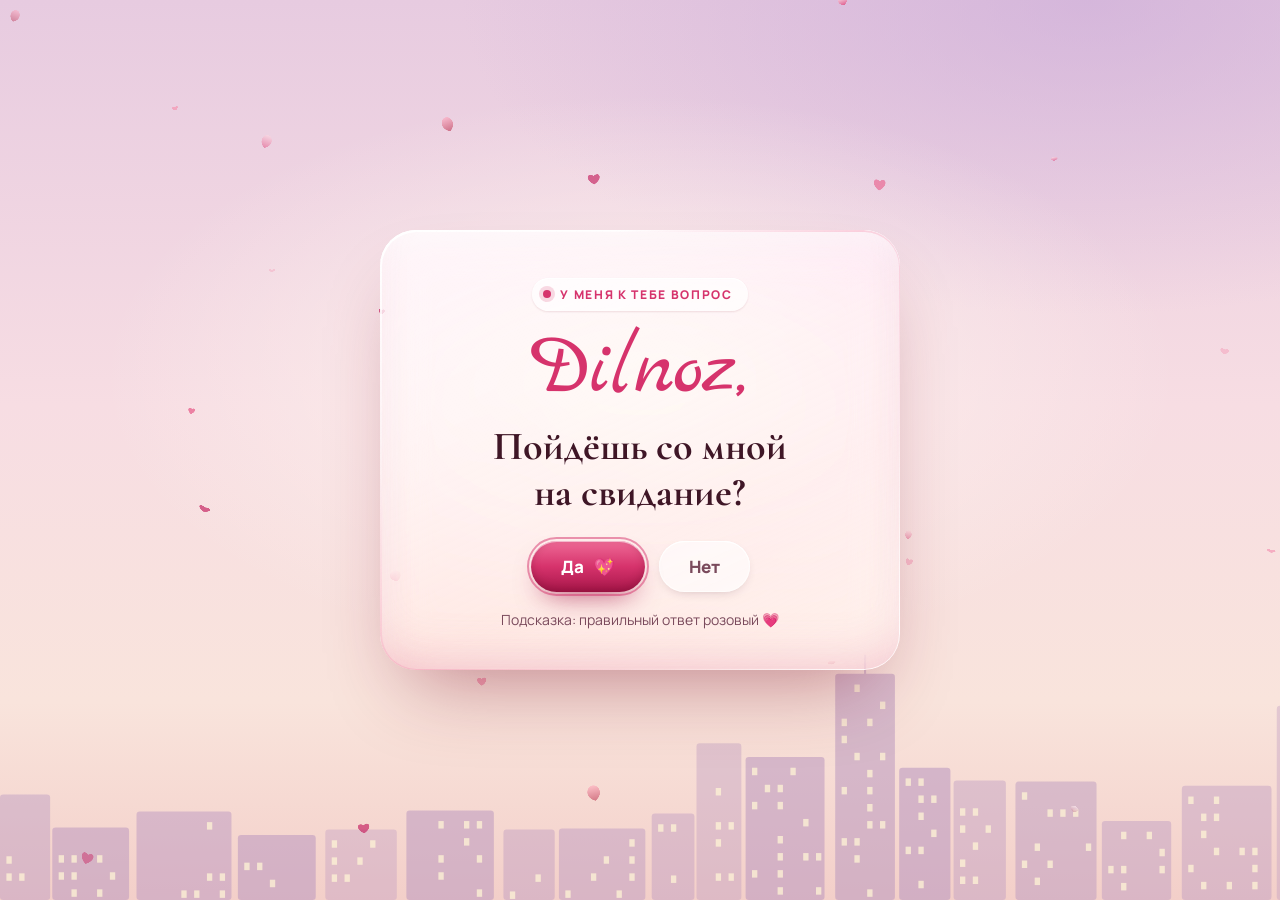
<file: public/dilnoz.html>
<!doctype html>
<html lang="ru">
<head>
<meta charset="utf-8">
<meta name="viewport" content="width=device-width, initial-scale=1, viewport-fit=cover">
<title>Письмо для Dilnoz</title>
<meta name="claude:viewport-fit-sides" content="cover">
<meta name="description" content="Dilnoz, тебе письмо 💌">
<meta property="og:title" content="Dilnoz, тебе письмо 💌">
<meta property="og:description" content="Открой конверт.">
<meta name="theme-color" content="#f6d9df">
<link rel="preconnect" href="https://fonts.googleapis.com">
<link rel="preconnect" href="https://fonts.gstatic.com" crossorigin>
<link rel="stylesheet" href="https://fonts.googleapis.com/css2?family=Cormorant+Garamond:ital,wght@0,500;0,600;0,700;1,500;1,600;1,700&family=Manrope:wght@500;700;800&family=Marck+Script&display=swap">
<style>
/* Layout: one sealed envelope on a soft evening sky over a city skyline; a tap breaks the seal, the flap opens, the letter slides out and unfolds into a full letter with the evening's plan. No other sections. Single warm theme on purpose. */
:root {
  color-scheme: light;
  --sky-1: #f7dde3;
  --sky-2: #e9c6dc;
  --sky-3: #c9a9d8;
  --paper: #fffaf3;
  --paper-line: rgba(176, 120, 132, .16);
  --env: #f3d3d9;
  --env-dark: #e3b3bf;
  --env-deep: #c98a9b;
  --wax: #b3203f;
  --wax-deep: #7d0f28;
  --rose: #d6336c;
  --gold: #c99a4b;
  --ink: #3f1626;
  --ink-soft: #7a4a5c;
  --white: #ffffff;
  --font-letter: "Cormorant Garamond", Georgia, "Times New Roman", serif;
  --font-hand: "Marck Script", "Segoe Script", "Comic Sans MS", cursive;
  --font-ui: "Manrope", "Segoe UI", system-ui, -apple-system, sans-serif;
  --ease: cubic-bezier(.22, 1, .36, 1);
  --spring: cubic-bezier(.34, 1.56, .64, 1);
}
* { box-sizing: border-box; }
[hidden] { display: none !important; }
html, body { height: 100%; }
body { margin: 0; font-family: var(--font-ui); color: var(--ink); background: var(--sky-1); -webkit-font-smoothing: antialiased; overflow-x: hidden; }
body.sealed { overflow: hidden; }
::selection { background: var(--rose); color: var(--white); }

/* ---------- evening sky + city ---------- */
.sky {
  position: fixed; inset: 0; z-index: 0; pointer-events: none; overflow: hidden;
  background:
    radial-gradient(60% 45% at 50% 42%, rgba(255, 245, 240, .85), transparent 70%),
    radial-gradient(70% 50% at 85% 0%, rgba(201, 169, 216, .6), transparent 70%),
    linear-gradient(180deg, #e7cbe0 0%, var(--sky-1) 45%, #f9e4dc 78%, #f3cfc9 100%);
}
.city { position: absolute; left: 0; bottom: 0; width: 100%; height: min(30vh, 260px); display: block; }
.city .lit { animation: lit var(--t, 4s) ease-in-out infinite; animation-delay: var(--d, 0s); }
@keyframes lit { 0%, 100% { opacity: .35; } 50% { opacity: 1; } }
#hearts { position: fixed; inset: 0; z-index: 1; width: 100%; height: 100%; pointer-events: none; }
#fx { position: fixed; inset: 0; z-index: 30; width: 100%; height: 100%; pointer-events: none; }

/* ---------- the envelope ----------
   One 310 × 200 grid for every part: the three pocket flaps meet exactly at C (155, 112),
   the top flap's tip and the seal sit exactly at (155, 118). */
.scene { position: fixed; inset: 0; z-index: 5; display: grid; place-items: center; padding: 16px max(16px, env(safe-area-inset-right, 0px)) 16px max(16px, env(safe-area-inset-left, 0px)); }
.scene.gone { pointer-events: none; }
.env-wrap { display: flex; flex-direction: column; align-items: center; gap: 24px; transition: transform .9s var(--ease), opacity .7s ease; }
.scene.gone .env-wrap { transform: translateY(32vh); opacity: 0; }
.to { margin: 0; text-align: center; font-family: var(--font-hand); font-size: clamp(30px, 7.4vw, 42px); color: var(--rose); line-height: 1.1; }
.to small { display: block; font-family: var(--font-ui); font-size: 12px; font-weight: 800; letter-spacing: .24em; text-transform: uppercase; color: var(--ink-soft); margin-bottom: 8px; }
.env {
  position: relative; display: block; width: min(86vw, 500px); aspect-ratio: 310 / 200; padding: 0; border: 0; background: none; cursor: pointer;
  -webkit-tap-highlight-color: transparent;
  animation: float 4s ease-in-out infinite;
}
.env:focus { outline: none; }
.env:focus-visible .seal { box-shadow: 0 0 0 4px var(--white), 0 0 0 7px var(--rose); }
.env.opening { animation: none; cursor: default; }
@keyframes float { 0%, 100% { transform: translateY(0); } 50% { transform: translateY(-8px); } }
.env-back {
  position: absolute; inset: 0; z-index: 1; border-radius: 3px;
  background: linear-gradient(180deg, #c98a9b 0%, #dba3b1 55%, #e6b8c3 100%);
  box-shadow: 0 26px 44px -20px rgba(125, 15, 40, .42), 0 8px 18px -10px rgba(63, 22, 38, .25);
}
.mini-letter {
  position: absolute; left: 5.5%; right: 5.5%; top: 5%; height: 90%; z-index: 2; border-radius: 3px;
  background: var(--paper);
  box-shadow: 0 1px 3px rgba(125, 15, 40, .18);
  padding: 7% 8%; text-align: left; overflow: hidden;
  transition: transform .95s var(--ease);
}
.mini-letter .ml-dear { display: block; margin: 0; font-family: var(--font-hand); font-size: clamp(17px, 4.4vw, 25px); line-height: 1.2; color: var(--rose); }
.mini-letter i { display: block; height: 5px; margin-top: 11px; border-radius: 3px; background: rgba(176, 120, 132, .22); }
.mini-letter i:nth-of-type(2) { width: 82%; } .mini-letter i:nth-of-type(3) { width: 66%; }
.env.out .mini-letter { transform: translateY(-56%); }
.env-front, .flap svg { position: absolute; inset: 0; width: 100%; height: 100%; overflow: visible; pointer-events: none; display: block; }
.env-front { z-index: 3; }
.env-label { position: absolute; left: 0; right: 0; bottom: 11%; z-index: 4; margin: 0; text-align: center; font-family: var(--font-hand); font-size: clamp(18px, 4.6vw, 26px); line-height: 1; color: var(--wax-deep); white-space: nowrap; pointer-events: none; opacity: .85; }
.flap { position: absolute; inset: 0; z-index: 5; transform-origin: 50% 0; pointer-events: none; }
.flap .inner { display: none; }
.flap.inside .outer { display: none; }
.flap.inside .inner { display: block; }
.env.flap-behind .flap { z-index: 1; }
.seal {
  position: absolute; left: 50%; top: 59%; z-index: 6; width: clamp(58px, 15vw, 76px); aspect-ratio: 1; transform: translate(-50%, -50%); border-radius: 50%;
  transition: transform .5s var(--spring), opacity .4s;
}
.seal svg { position: absolute; inset: 0; width: 100%; height: 100%; overflow: visible; filter: drop-shadow(0 3px 3px rgba(80, 0, 20, .35)); }
.seal .half { transition: transform .7s var(--ease), opacity .6s; transform-box: fill-box; transform-origin: center; }
.env.broken .seal .half-l { transform: translate(-44px, 26px) rotate(-40deg); opacity: 0; }
.env.broken .seal .half-r { transform: translate(44px, 26px) rotate(40deg); opacity: 0; }
.env:not(.opening) .seal { animation: pulse 1.8s ease-in-out infinite; }
@keyframes pulse { 50% { transform: translate(-50%, -50%) scale(1.06); } }
.tap { margin: 0; font-size: 12px; font-weight: 800; letter-spacing: .24em; text-transform: uppercase; color: var(--ink-soft); animation: blink 1.8s ease-in-out infinite; }
@keyframes blink { 50% { opacity: .4; } }
.env.opening ~ .tap { opacity: 0; transition: opacity .3s; animation: none; }

/* ---------- the question (before the envelope) ---------- */
.ask { position: fixed; inset: 0; z-index: 6; display: grid; place-items: center; padding: 16px max(16px, env(safe-area-inset-right, 0px)) 16px max(16px, env(safe-area-inset-left, 0px)); }
.ask-card {
  position: relative; isolation: isolate; width: min(100%, 520px); padding: clamp(30px, 7vw, 48px) clamp(22px, 6vw, 44px) clamp(26px, 6vw, 40px);
  border-radius: 36px; text-align: center;
  background: linear-gradient(155deg, rgba(255,255,255,.64) 0%, rgba(255,255,255,.28) 40%, rgba(255,240,245,.2) 65%, rgba(255,255,255,.38) 100%);
  -webkit-backdrop-filter: blur(22px) saturate(170%) brightness(1.04);
  backdrop-filter: blur(22px) saturate(170%) brightness(1.04);
  box-shadow: inset 0 1.5px 0 rgba(255,255,255,.95), inset 0 22px 44px -28px rgba(255,255,255,.95), inset 0 -30px 60px -36px rgba(214, 51, 108, .3), 0 40px 80px -30px rgba(125, 15, 40, .45);
  animation: ask-in 1s var(--spring) both .15s;
}
.ask-card::before {
  content: ""; position: absolute; inset: 0; border-radius: inherit; padding: 1.5px; pointer-events: none;
  background: linear-gradient(135deg, #fff 0%, rgba(255,255,255,.2) 25%, rgba(244,154,182,.45) 50%, rgba(255,255,255,.15) 75%, #fff 100%);
  -webkit-mask: linear-gradient(#000 0 0) content-box, linear-gradient(#000 0 0); -webkit-mask-composite: xor;
  mask: linear-gradient(#000 0 0) content-box exclude, linear-gradient(#000 0 0);
}
@keyframes ask-in { from { transform: translateY(40px) scale(.92); opacity: 0; } }
.ask.leaving .ask-card { animation: ask-out .55s cubic-bezier(.55,0,1,.45) forwards; }
@keyframes ask-out { to { transform: translateY(24px) scale(.86); opacity: 0; } }
.ask-kicker { display: inline-flex; align-items: center; gap: 9px; margin: 0; padding: 8px 15px 8px 11px; border-radius: 999px; font-size: 12px; font-weight: 800; letter-spacing: .14em; text-transform: uppercase; color: var(--rose); background: rgba(255,255,255,.66); box-shadow: inset 0 1px 0 #fff, 0 1px 2px rgba(125, 15, 40, .12); }
.ask-kicker .dot { width: 8px; height: 8px; border-radius: 50%; background: var(--rose); box-shadow: 0 0 0 4px rgba(214, 51, 108, .18); animation: dot 1.6s ease-in-out infinite; }
@keyframes dot { 50% { box-shadow: 0 0 0 8px rgba(214, 51, 108, 0); } }
.ask-name { margin: 18px 0 0; font-family: var(--font-hand); font-size: clamp(54px, 15vw, 84px); line-height: 1; color: var(--rose); }
.ask-q { margin: 10px 0 0; font-family: var(--font-letter); font-weight: 700; font-size: clamp(28px, 7vw, 40px); line-height: 1.15; color: var(--ink); text-wrap: balance; }
.ask-answers { margin-top: 26px; display: flex; flex-wrap: wrap; justify-content: center; align-items: center; gap: 14px; }
.no-slot { display: inline-flex; }
.btn-yes, .btn-no { font: 800 17px/1 var(--font-ui); border: 0; border-radius: 999px; padding: 17px 30px; display: inline-flex; align-items: center; justify-content: center; gap: 10px; cursor: pointer; white-space: nowrap; -webkit-tap-highlight-color: transparent; touch-action: manipulation; }
.btn-yes { position: relative; color: var(--white); background: linear-gradient(180deg, #ef6b97 0%, var(--rose) 50%, #a8164a 100%); box-shadow: inset 0 1px 0 rgba(255,255,255,.55), inset 0 -3px 8px rgba(90, 0, 30, .28), 0 14px 28px -12px rgba(160, 20, 70, .75); transform: scale(var(--grow, 1)); transition: transform .5s var(--spring); }
.btn-yes::after { content: ""; position: absolute; inset: -4px; border-radius: inherit; border: 2px solid rgba(214, 51, 108, .5); animation: ring 1.9s ease-out infinite; pointer-events: none; }
@keyframes ring { from { transform: scale(.96); opacity: .9; } to { transform: scale(1.16, 1.3); opacity: 0; } }
.btn-yes:active { transform: scale(calc(var(--grow, 1) * .95)); }
.btn-no { color: var(--ink-soft); background: rgba(255,255,255,.6); box-shadow: inset 0 1px 0 #fff, inset 0 0 0 1px rgba(255,255,255,.6), 0 4px 12px -6px rgba(63, 22, 38, .3); }
.btn-no.is-loose { position: fixed; z-index: 7; left: 0; top: 0; background: rgba(255,255,255,.72); -webkit-backdrop-filter: blur(12px) saturate(180%); backdrop-filter: blur(12px) saturate(180%); transition: left .42s var(--spring), top .42s var(--spring); }
.btn-no.is-surrender { color: var(--rose); }
.btn-yes:focus-visible, .btn-no:focus-visible { outline: 3px solid var(--white); outline-offset: 3px; box-shadow: 0 0 0 6px var(--rose); }
.ask-hint { margin: 18px 0 0; font-size: 14px; line-height: 1.45; color: var(--ink-soft); min-height: 1.45em; }
/* the envelope arrives after "yes" */
.scene.arrive .env-wrap { animation: arrive 1.15s cubic-bezier(.3, 1.35, .5, 1) both; }
@keyframes arrive { 0% { transform: translateY(75vh) scale(.55); opacity: 0; } 35% { opacity: 1; } 100% { transform: none; opacity: 1; } }
.scene.arrive .to, .scene.arrive .tap { animation: fade-up .7s var(--ease) both; }
.scene.arrive .to { animation-delay: 1s; }
.scene.arrive .tap { animation: fade-up .7s var(--ease) both 1.6s, blink 1.8s ease-in-out infinite 2.3s; }
@keyframes fade-up { from { transform: translateY(10px); opacity: 0; } }
.scene.arrive .env:not(.opening) .seal { animation: stamp .55s cubic-bezier(.2, .9, .3, 1.25) both .95s, pulse 1.8s ease-in-out infinite 1.6s; }
@keyframes stamp { from { transform: translate(-50%, -50%) scale(2.6); opacity: 0; } 60% { opacity: 1; } to { transform: translate(-50%, -50%) scale(1); opacity: 1; } }

/* ---------- three full-screen scenes, story style (after "yes", before the envelope)
   Each scene is drawn on a 1000 × 1000 grid. The subjects stay inside x 270–730, so a phone
   in portrait (which crops the sides) still shows them; backgrounds run far past the grid. */
.story { position: fixed; inset: 0; z-index: 6; overflow: hidden; background: #1f1022; }
.story.leaving { animation: story-out .6s ease-in forwards; }
@keyframes story-out { to { opacity: 0; transform: scale(1.04); } }
.slide { position: absolute; inset: 0; overflow: hidden; }
.slide > svg { position: absolute; left: 0; top: 0; width: 100%; height: 100%; display: block; overflow: visible; }
.slide.play > svg { animation: zoom-in 1.2s var(--ease) both; }
@keyframes zoom-in { from { transform: scale(1.08); opacity: .4; } }
.slide svg * { transform-box: fill-box; }
.bars { position: absolute; z-index: 4; top: calc(env(safe-area-inset-top, 0px) + 12px); left: max(14px, env(safe-area-inset-left, 0px)); right: max(14px, env(safe-area-inset-right, 0px)); display: flex; gap: 6px; pointer-events: none; }
.bars i { flex: 1; height: 4px; border-radius: 2px; background: rgba(255, 255, 255, .45); overflow: hidden; box-shadow: 0 1px 3px rgba(63, 22, 38, .25); }
.bars b { display: block; height: 100%; background: #fff; transform-origin: 0 50%; transform: scaleX(0); }
.bars i.done b { transform: scaleX(1); }
.bars i.run b { animation: fill var(--dur, 9s) linear forwards; }
@keyframes fill { to { transform: scaleX(1); } }
.story-skip { position: absolute; z-index: 5; top: calc(env(safe-area-inset-top, 0px) + 22px); right: max(12px, env(safe-area-inset-right, 0px)); padding: 8px 6px; border: 0; background: none; cursor: pointer; font: 800 12.5px var(--font-ui); letter-spacing: .04em; color: #fff; text-shadow: 0 1px 6px rgba(63, 22, 38, .6); }
.story-skip:focus-visible { outline: 2px solid #fff; outline-offset: 2px; border-radius: 6px; }
.ui { position: absolute; inset: 0; z-index: 3; display: flex; flex-direction: column; align-items: center; justify-content: space-between; padding: calc(env(safe-area-inset-top, 0px) + 50px) max(14px, env(safe-area-inset-right, 0px)) calc(env(safe-area-inset-bottom, 0px) + 26px) max(14px, env(safe-area-inset-left, 0px)); pointer-events: none; }
.cap {
  position: relative; width: min(100%, 460px); padding: 16px 22px 18px; border-radius: 28px; text-align: center; pointer-events: auto;
  background: linear-gradient(155deg, rgba(255,255,255,.7) 0%, rgba(255,255,255,.36) 45%, rgba(255,255,255,.5) 100%);
  -webkit-backdrop-filter: blur(18px) saturate(170%); backdrop-filter: blur(18px) saturate(170%);
  box-shadow: inset 0 1.5px 0 rgba(255,255,255,.95), 0 20px 40px -20px rgba(63, 22, 38, .5);
}
.cap::before { content: ""; position: absolute; inset: 0; border-radius: inherit; padding: 1.5px; pointer-events: none; background: linear-gradient(135deg, #fff, rgba(255,255,255,.2) 30%, rgba(244,154,182,.45) 60%, #fff); -webkit-mask: linear-gradient(#000 0 0) content-box, linear-gradient(#000 0 0); -webkit-mask-composite: xor; mask: linear-gradient(#000 0 0) content-box exclude, linear-gradient(#000 0 0); }
.slide-step { margin: 0; font-size: 12px; font-weight: 800; letter-spacing: .22em; text-transform: uppercase; color: var(--rose); }
.slide-time { margin: 4px 0 0; font-family: var(--font-letter); font-style: italic; font-weight: 700; font-size: clamp(44px, 11vw, 64px); line-height: 1; color: var(--wax-deep); font-variant-numeric: tabular-nums; }
.slide-title { margin: 6px 0 0; font-family: var(--font-letter); font-weight: 700; font-size: clamp(23px, 6vw, 32px); line-height: 1.15; color: var(--ink); text-wrap: balance; }
.slide-title:focus { outline: none; }
.slide-sub { margin: 3px 0 0; font-family: var(--font-letter); font-style: italic; font-size: clamp(17px, 4.3vw, 20px); line-height: 1.3; color: var(--ink-soft); }
.slide.play .cap { animation: cap-in .8s var(--spring) both .25s; }
@keyframes cap-in { from { transform: translateY(-16px) scale(.94); opacity: 0; } }
.nav { display: flex; flex-direction: column; align-items: center; gap: 10px; pointer-events: auto; }
.next { padding: 16px 30px; font-size: 16.5px; }
.slide.play .nav { animation: fade-up .7s var(--ease) both .9s; }
.tap-hint { margin: 0; font-size: 12px; font-weight: 700; color: #fff; text-shadow: 0 1px 6px rgba(63, 22, 38, .6); }
@media (min-aspect-ratio: 135/100) {
  /* wide screens: the scene sits square on the right and keeps running behind the caption on the left */
  .slide > svg { left: auto; right: 0; width: min(100vh, 66vw); }
  .ui { right: auto; width: calc(100vw - min(100vh, 66vw)); justify-content: center; gap: 22px; padding-left: max(28px, env(safe-area-inset-left, 0px)); padding-right: 12px; }
  .cap { padding: 24px 28px 26px; }
}
/* scene 1: the car comes to her house */
.s1 .car-move { transform: translateX(-1300px); }
.slide.play .s1 .car-move { animation: drive 3s cubic-bezier(.15, .62, .3, 1) forwards .5s; }
@keyframes drive { to { transform: translateX(280px); } }
.s1 .wh { transform-origin: center; }
.slide.play .s1 .wh { animation: spin .3s linear 10 .5s; }
@keyframes spin { to { transform: rotate(360deg); } }
.slide.play .s1 .car-body { animation: settle .7s ease-out 3.4s; }
@keyframes settle { 30% { transform: translateY(1.6px); } 60% { transform: translateY(-.8px); } }
.s1 .beam { opacity: 0; }
.slide.play .s1 .beam { animation: on .4s ease forwards 3.2s; }
@keyframes on { to { opacity: 1; } }
.s1 .bubble { transform-origin: 15% 100%; transform: scale(0); }
.slide.play .s1 .bubble { animation: pop-in .6s var(--spring) forwards 3.6s; }
@keyframes pop-in { to { transform: scale(1); } }
.s1 .win { animation: win 2.2s ease-in-out infinite alternate; }
@keyframes win { from { opacity: .72; } to { opacity: 1; } }
.s1 .ch, .s2 .fh { opacity: 0; transform-origin: center; }
.slide.play .s1 .ch, .slide.play .s2 .fh { animation: rise 3s ease-out infinite; }
@keyframes rise { 0% { transform: translateY(0) scale(.5); opacity: 0; } 20% { opacity: 1; } 100% { transform: translateY(-90px) scale(1.15); opacity: 0; } }
.twk { transform-origin: center; animation: twk 2.6s ease-in-out infinite; }
@keyframes twk { 0%, 100% { opacity: .3; transform: scale(.7); } 50% { opacity: 1; transform: scale(1.1); } }
.lamp-glow { animation: win 2.6s ease-in-out infinite alternate; }
/* scene 2: dinner at Shashleek */
.s2 .neon-t { opacity: .2; }
.slide.play .s2 .neon-t { animation: neon 1.4s linear forwards .5s; }
@keyframes neon { 0% { opacity: .2; } 15% { opacity: 1; } 25% { opacity: .3; } 40% { opacity: 1; } 50% { opacity: .45; } 65%, 100% { opacity: 1; } }
.s2 .pend { transform-origin: 50% 0; animation: swing 4s ease-in-out infinite alternate; }
.s2 .pend.b { animation-delay: -2s; }
@keyframes swing { from { transform: rotate(-3deg); } to { transform: rotate(3deg); } }
.s2 .smoke { opacity: 0; }
.slide.play .s2 .smoke { animation: smoke 2.6s ease-out infinite; }
@keyframes smoke { 0% { transform: translateY(10px); opacity: 0; } 30% { opacity: .8; } 100% { transform: translateY(-70px); opacity: 0; } }
.s2 .gl-l, .s2 .gl-r { transform-origin: 50% 100%; }
.slide.play .s2 .gl-l { animation: clink-l 3.4s ease-in-out infinite 1.2s; }
.slide.play .s2 .gl-r { animation: clink-r 3.4s ease-in-out infinite 1.2s; }
@keyframes clink-l { 0%, 22%, 100% { transform: none; } 42%, 58% { transform: translateX(45px) rotate(9deg); } 78% { transform: none; } }
@keyframes clink-r { 0%, 22%, 100% { transform: none; } 42%, 58% { transform: translateX(-45px) rotate(-9deg); } 78% { transform: none; } }
.s2 .spark { transform-origin: center; opacity: 0; }
.slide.play .s2 .spark { animation: spark 3.4s ease-in-out infinite 1.2s; }
@keyframes spark { 0%, 40% { opacity: 0; transform: scale(.3); } 47% { opacity: 1; transform: scale(1.4) rotate(20deg); } 60%, 100% { opacity: 0; transform: scale(.6); } }
.s2 .flame { transform-origin: 50% 100%; animation: flame 1.1s ease-in-out infinite alternate; }
@keyframes flame { 0% { transform: scale(1, 1); } 50% { transform: scale(.9, 1.12) skewX(-4deg); } 100% { transform: scale(1.05, .94) skewX(3deg); } }
.s2 .bulb { animation: twk 2.2s ease-in-out infinite; }
/* scene 3: the cinema */
.s3 .ray { animation: ray 2.8s ease-in-out infinite alternate; }
@keyframes ray { from { opacity: .55; } to { opacity: 1; } }
.s3 .vw { transform-origin: center; }
.slide.play .s3 .vw { animation: spin 2.6s cubic-bezier(.6, 0, .4, 1) infinite .6s; }
.s3 .cover { transform-origin: 100% 50%; }
.slide.play .s3 .cover { animation: uncover 1.8s steps(16) forwards 1s; }
@keyframes uncover { to { transform: scaleX(0); } }
.s3 .bill { opacity: 0; }
.slide.play .s3 .bill { animation: bill 2.6s ease-out infinite; }
@keyframes bill { 0% { transform: translate(0, 0) rotate(0deg); opacity: 0; } 15% { opacity: 1; } 100% { transform: translate(var(--bx), var(--by)) rotate(var(--br)); opacity: 0; } }
.slide.play .s3 .kern { animation: corn 1.4s cubic-bezier(.3, .6, .4, 1) infinite; }
@keyframes corn { 0%, 100% { transform: translate(0, 0); } 45% { transform: translate(var(--kx), -60px); } }
.s3 .seat-heart { transform-origin: center; animation: beat 1.3s ease-in-out infinite; }
@keyframes beat { 0%, 100% { transform: scale(1); } 15% { transform: scale(1.2); } 30% { transform: scale(1); } 45% { transform: scale(1.1); } }
.s3 .dust { animation: dust var(--t, 6s) linear infinite; animation-delay: var(--d, 0s); }
@keyframes dust { from { transform: translate(0, 0); opacity: 0; } 20% { opacity: .9; } to { transform: translate(var(--dx, 20px), -160px); opacity: 0; } }

/* letter: plan icons pop in, the dashed line draws down */
.reading .ev-ico { transform: scale(.3); }
.reading.written .ev-ico { animation: icon-pop .7s var(--spring) both; animation-delay: calc(var(--i) * 140ms + .35s); }
@keyframes icon-pop { from { transform: scale(.3) rotate(-25deg); } to { transform: none; } }
.conn { transform-origin: 50% 0; transform: scaleY(0); }
.reading.written .conn { transform: scaleY(1); transition: transform .55s var(--ease) var(--d, 1s), opacity .2s ease var(--d, 1s); }

/* ---------- the letter ---------- */
.reading { position: relative; z-index: 10; min-height: 100%; display: grid; place-items: center; padding: 40px max(16px, env(safe-area-inset-right, 0px)) 56px max(16px, env(safe-area-inset-left, 0px)); }
.letter {
  position: relative; width: min(100%, 580px); padding: clamp(30px, 7vw, 56px) clamp(24px, 7vw, 58px) clamp(28px, 6vw, 48px);
  border-radius: 8px; color: var(--ink);
  background: radial-gradient(120% 70% at 50% 0%, #ffffff, rgba(255, 255, 255, 0) 60%), var(--paper);
  box-shadow: 0 1px 0 rgba(255,255,255,.8) inset, 0 30px 60px -24px rgba(125, 15, 40, .45), 0 10px 20px -10px rgba(63, 22, 38, .25);
  transform-origin: 50% 0;
}
.letter::before { content: ""; position: absolute; inset: 10px; border: 1px solid rgba(201, 154, 75, .35); border-radius: 4px; pointer-events: none; }
.stamp { position: absolute; right: clamp(14px, 4vw, 26px); top: clamp(14px, 4vw, 24px); width: clamp(52px, 13vw, 66px); }
.stamp svg { display: block; width: 100%; height: auto; }
.when-line { margin: 0 70px 0 0; font-size: 12px; font-weight: 800; letter-spacing: .2em; text-transform: uppercase; color: var(--rose); }
.dear { margin: 18px 0 0; font-family: var(--font-hand); font-size: clamp(34px, 9vw, 52px); line-height: 1.05; color: var(--rose); }
.dear b { font-weight: 400; color: var(--wax-deep); }
.text { margin: 14px 0 0; font-family: var(--font-letter); font-size: clamp(19px, 4.6vw, 23px); line-height: 1.5; color: var(--ink); text-wrap: pretty; }
.plan { list-style: none; margin: 26px 0 6px; padding: 0; position: relative; display: grid; gap: 18px; }
.conn { position: absolute; width: 0; border-left: 2px dashed rgba(214, 51, 108, .4); z-index: 0; opacity: 0; }
.reading.written .conn { opacity: 1; }
.ev { display: grid; grid-template-columns: clamp(64px, 17vw, 84px) 44px minmax(0, 1fr); align-items: center; gap: 0 12px; }
.ev-time { font-family: var(--font-letter); font-style: italic; font-weight: 700; font-size: clamp(26px, 6.6vw, 34px); line-height: 1; color: var(--wax-deep); font-variant-numeric: tabular-nums; text-align: right; }
.ev-ico { position: relative; z-index: 1; width: 44px; height: 44px; border-radius: 50%; display: grid; place-items: center; font-size: 22px; background: #fff; box-shadow: 0 0 0 2px rgba(214, 51, 108, .25), 0 6px 12px -6px rgba(125, 15, 40, .4); }
.ev-body { min-width: 0; font-family: var(--font-letter); line-height: 1.25; }
.ev-body b { display: block; font-weight: 700; font-size: clamp(19px, 4.8vw, 23px); color: var(--ink); }
.ev-body span { display: block; margin-top: 2px; font-size: clamp(16px, 4vw, 19px); color: var(--ink-soft); font-style: italic; }
.count { margin: 22px 0 0; padding: 12px 16px; border-radius: 12px; background: rgba(214, 51, 108, .08); box-shadow: inset 0 0 0 1px rgba(214, 51, 108, .18); font-weight: 800; font-size: 14.5px; color: var(--rose); font-variant-numeric: tabular-nums; }
.sign { margin: 22px 0 0; text-align: right; font-family: var(--font-hand); font-size: clamp(26px, 6.6vw, 34px); color: var(--rose); line-height: 1.1; }
.again { display: block; margin: 18px auto 0; padding: 8px 4px; border: 0; background: none; cursor: pointer; font: 700 14px var(--font-ui); color: var(--ink-soft); text-decoration: underline; text-decoration-color: rgba(122, 74, 92, .4); text-underline-offset: 4px; }
.again:hover { color: var(--rose); }
.again:focus-visible, .letter:focus-visible { outline: 3px solid var(--rose); outline-offset: 3px; border-radius: 6px; }
.letter:focus { outline: none; }
.reading .w { opacity: 0; transform: translateY(10px); }
.reading.written .w { opacity: 1; transform: none; transition: opacity .7s ease, transform .8s var(--ease); transition-delay: calc(var(--i) * 140ms + .2s); }
.reading.written .dear.w { transition: clip-path 1.2s cubic-bezier(.4, 0, .2, 1), opacity .3s; transition-delay: .15s; }
.reading .dear.w { clip-path: inset(-20% 100% -20% 0); opacity: 1; transform: none; }
.reading.written .dear.w { clip-path: inset(-20% -5% -20% 0); }

@media (prefers-reduced-motion: reduce) {
  *, *::before, *::after { animation-duration: .001ms !important; animation-iteration-count: 1 !important; animation-delay: 0s !important; transition-duration: .001ms !important; transition-delay: 0s !important; }
}
</style>
</head>
<body class="sealed">

<div class="sky" aria-hidden="true">
  <svg class="city" id="city" viewBox="0 0 1200 260" preserveAspectRatio="xMidYMax slice"></svg>
</div>
<canvas id="hearts" aria-hidden="true"></canvas>

<div class="ask" id="ask">
  <section class="ask-card" aria-labelledby="ask-q">
    <p class="ask-kicker"><span class="dot" aria-hidden="true"></span>У меня к тебе вопрос</p>
    <p class="ask-name">Dilnoz,</p>
    <h2 class="ask-q" id="ask-q" tabindex="-1">Пойдёшь со мной на свидание?</h2>
    <div class="ask-answers">
      <button class="btn-yes" id="yes" type="button">Да <span aria-hidden="true">💖</span></button>
      <span class="no-slot" id="no-slot"><button class="btn-no" id="no" type="button">Нет</button></span>
    </div>
    <p class="ask-hint" id="hint" aria-live="polite">Подсказка: правильный ответ розовый 💗</p>
  </section>
</div>

<div class="story" id="story" hidden>
  <div class="bars" aria-hidden="true"><i><b></b></i><i><b></b></i><i><b></b></i></div>
  <section class="slide" aria-labelledby="sl0-t">
    <svg class="s1" viewBox="0 0 1000 1000" preserveAspectRatio="xMidYMid slice" aria-hidden="true">
      <defs>
        <linearGradient id="s1sky" x1="0" y1="0" x2="0" y2="1000" gradientUnits="userSpaceOnUse"><stop offset="0" stop-color="#c39ed8"/><stop offset=".42" stop-color="#ecc2dc"/><stop offset=".64" stop-color="#fbdbe2"/><stop offset="1" stop-color="#ffe6dc"/></linearGradient>
        <radialGradient id="s1moon"><stop offset="0" stop-color="#fff6ea" stop-opacity=".85"/><stop offset="1" stop-color="#fff6ea" stop-opacity="0"/></radialGradient>
        <radialGradient id="s1lamp"><stop offset="0" stop-color="#fff0b8" stop-opacity=".9"/><stop offset="1" stop-color="#fff0b8" stop-opacity="0"/></radialGradient>
        <linearGradient id="s1beam" x1="0" y1="0" x2="1" y2="0"><stop offset="0" stop-color="#fff4b8" stop-opacity=".85"/><stop offset="1" stop-color="#fff4b8" stop-opacity="0"/></linearGradient>
      </defs>
      <rect x="-1500" y="-500" width="4000" height="2000" fill="url(#s1sky)"/>
      <g id="s1stars"></g>
      <circle cx="720" cy="300" r="130" fill="url(#s1moon)"/><circle cx="720" cy="300" r="50" fill="#fff6ea"/>
      <g id="s1city"></g>
      <g><rect x="172" y="545" width="12" height="95" fill="#8a5a6a"/><circle cx="178" cy="525" r="48" fill="#f3a7c0"/><circle cx="146" cy="552" r="34" fill="#f3a7c0"/><circle cx="210" cy="552" r="34" fill="#f3a7c0"/><circle cx="170" cy="505" r="26" fill="#f8c3d4"/></g>
      <g><rect x="852" y="545" width="12" height="95" fill="#8a5a6a"/><circle cx="858" cy="525" r="48" fill="#f3a7c0"/><circle cx="826" cy="552" r="34" fill="#f3a7c0"/><circle cx="890" cy="552" r="34" fill="#f3a7c0"/><circle cx="850" cy="505" r="26" fill="#f8c3d4"/></g>
      <g transform="translate(-24 0)"><rect x="690" y="392" width="22" height="56" fill="#b3203f"/>
      <path class="ch" style="animation-delay:0s" d="M701 386 c -16 -14.0 -20 -26.0 -10.4 -32 c 5.6 -3.2 10.4 -0.8 10.4 4.8 c 0 -5.6 4.8 -8 10.4 -4.8 c 9.6 6.0 5.6 18.0 -10.4 32 Z" fill="#ff7aa8"/><path class="ch" style="animation-delay:1s" d="M701 386 c -16 -14.0 -20 -26.0 -10.4 -32 c 5.6 -3.2 10.4 -0.8 10.4 4.8 c 0 -5.6 4.8 -8 10.4 -4.8 c 9.6 6.0 5.6 18.0 -10.4 32 Z" fill="#ff9fbf"/><path class="ch" style="animation-delay:2s" d="M701 386 c -16 -14.0 -20 -26.0 -10.4 -32 c 5.6 -3.2 10.4 -0.8 10.4 4.8 c 0 -5.6 4.8 -8 10.4 -4.8 c 9.6 6.0 5.6 18.0 -10.4 32 Z" fill="#e85d8a"/>
      <rect x="566" y="460" width="156" height="180" fill="#fff4f1"/>
      <path d="M546 468 L 644 380 L 742 468 Z" fill="#d6336c"/>
      <rect class="win" x="586" y="500" width="40" height="36" rx="3" fill="#ffd98a"/><rect class="win" x="662" y="500" width="40" height="36" rx="3" fill="#ffd98a"/>
      <path d="M606 500 V536 M586 518 H626 M682 500 V536 M662 518 H702" stroke="#fff4f1" stroke-width="3"/>
      <rect x="624" y="566" width="40" height="74" rx="4" fill="#a8164a"/>
      <path class="" d="M644 612 c -10.4 -9.1 -13.0 -16.900000000000002 -6.760000000000001 -20.8 c 3.6399999999999997 -2.08 6.760000000000001 -0.52 6.760000000000001 3.12 c 0 -3.6399999999999997 3.12 -5.2 6.760000000000001 -3.12 c 6.24 3.9000000000000004 3.6399999999999997 11.700000000000001 -6.760000000000001 20.8 Z" fill="#ffd6e0"/>
      <rect x="526" y="470" width="7" height="170" fill="#6d5876"/><rect x="514" y="456" width="31" height="18" rx="6" fill="#6d5876"/>
      <circle class="lamp-glow" cx="529" cy="478" r="70" fill="url(#s1lamp)"/></g>
      <rect x="-1500" y="640" width="4000" height="14" fill="#f3d7e0"/>
      <rect x="-1500" y="654" width="4000" height="120" fill="#9d86a8"/>
      <path d="M-1500 714 H2500" stroke="#fff4e0" stroke-width="7" stroke-dasharray="46 34"/>
      <rect x="-1500" y="774" width="4000" height="800" fill="#f2c9d6"/>
      <g id="s1flowers"></g>
      <g transform="translate(0 613)"><g class="car-move"><g transform="scale(1.9)"><g class="car-body">
          <path class="beam" d="M110 28 L 190 10 L 190 48 Z" fill="url(#s1beam)"/>
          <path d="M4 32 C 4 25, 10 21, 20 20 L 33 9 C 36 6, 40 5, 45 5 L 70 5 C 76 5, 80 7, 84 11 L 95 20 C 104 21, 110 25, 110 32 L 110 37 C 110 39, 108 40, 106 40 L 8 40 C 6 40, 4 39, 4 37 Z" fill="#ff7aa8"/>
          <path d="M37 10 C 39 9, 42 8, 45 8 L 56 8 L 56 20 L 28 20 Z M60 8 L 70 8 C 75 8, 78 10, 81 13 L 88 20 L 60 20 Z" fill="#6f5f92"/>
          <path d="M10 30 H104" stroke="#fff" stroke-opacity=".6" stroke-width="1.5"/>
          <path d="M104 25 L 110 26 L 110 30 L 104 29 Z" fill="#fff3b0"/><rect x="4" y="25" width="4" height="5" fill="#ff3355"/>
          <path d="M62 27 C 60 25, 59.5 23.5, 61 22.6 C 62 22, 62.5 22.6, 62.5 23 C 62.5 22.6, 63 22, 64 22.6 C 65.5 23.5, 65 25, 62.5 27 Z" fill="#fff"/></g>
          <g transform="translate(28 38)"><g class="wh"><circle r="8.5" fill="#3a2a3f"/><circle r="4" fill="#f3d2dc"/><path d="M0 -4 V4 M-4 0 H4" stroke="#3a2a3f" stroke-width="1.4"/></g></g>
          <g transform="translate(86 38)"><g class="wh"><circle r="8.5" fill="#3a2a3f"/><circle r="4" fill="#f3d2dc"/><path d="M0 -4 V4 M-4 0 H4" stroke="#3a2a3f" stroke-width="1.4"/></g></g>
        </g></g></g>
      <g class="bubble"><rect x="296" y="508" width="240" height="58" rx="29" fill="#fff"/><path d="M336 564 L 350 584 L 364 564 Z" fill="#fff"/><text x="416" y="546" text-anchor="middle" font-family="Manrope, sans-serif" font-size="25" font-weight="800" fill="#d6336c">Я на месте! ♥</text></g>
    </svg>
    <div class="ui">
      <div class="cap"><p class="slide-step">1 из 3</p><p class="slide-time">18:00</p><h2 class="slide-title" id="sl0-t" tabindex="-1">Заберу тебя из дома</h2><p class="slide-sub">Будь готова, я заеду ровно в шесть</p></div>
      <div class="nav"><button class="btn-yes next" type="button">Дальше <span aria-hidden="true">→</span></button><p class="tap-hint">или нажми на экран</p></div>
    </div>
  </section>
  <section class="slide" aria-labelledby="sl1-t" hidden>
    <svg class="s2" viewBox="0 0 1000 1000" preserveAspectRatio="xMidYMid slice" aria-hidden="true">
      <defs>
        <linearGradient id="s2wall" x1="0" y1="0" x2="0" y2="1000" gradientUnits="userSpaceOnUse"><stop offset="0" stop-color="#ffe6da"/><stop offset=".6" stop-color="#f9cdd6"/><stop offset="1" stop-color="#f3bcc9"/></linearGradient>
        <filter id="s2glow" x="-20%" y="-60%" width="140%" height="220%"><feGaussianBlur stdDeviation="6" result="b"/><feMerge><feMergeNode in="b"/><feMergeNode in="SourceGraphic"/></feMerge></filter>
        <radialGradient id="s2warm"><stop offset="0" stop-color="#ffd98a" stop-opacity=".75"/><stop offset="1" stop-color="#ffd98a" stop-opacity="0"/></radialGradient>
      </defs>
      <rect x="-1500" y="-500" width="4000" height="2000" fill="url(#s2wall)"/>
      <rect x="-1500" y="600" width="4000" height="220" fill="#f4b9c7"/><rect x="-1500" y="594" width="4000" height="10" fill="#e9a3b5"/>
      <g id="s2panels"></g>
      <rect x="-1500" y="820" width="4000" height="700" fill="#dca587"/>
      <g id="s2floor"></g>
      <g id="s2lights"></g>
      <g class="pend"><path d="M330 -500 V232" stroke="#5a2238" stroke-width="3"/><circle cx="330" cy="300" r="80" fill="url(#s2warm)"/><path d="M298 232 L 362 232 L 380 270 L 280 270 Z" fill="#3d1626"/><circle cx="330" cy="274" r="11" fill="#ffe7a6"/></g>
      <g class="pend b"><path d="M670 -500 V232" stroke="#5a2238" stroke-width="3"/><circle cx="670" cy="300" r="80" fill="url(#s2warm)"/><path d="M638 232 L 702 232 L 720 270 L 620 270 Z" fill="#3d1626"/><circle cx="670" cy="274" r="11" fill="#ffe7a6"/></g>
      <rect x="290" y="330" width="420" height="116" rx="24" fill="#3d1626" stroke="#5a2238" stroke-width="4"/>
      <text class="neon-t" x="500" y="410" text-anchor="middle" font-family="Marck Script, cursive" font-size="76" fill="#ff8fb8" filter="url(#s2glow)">Shashleek</text>
      <text x="500" y="492" text-anchor="middle" font-family="Manrope, sans-serif" font-size="28" font-weight="800" letter-spacing="8" fill="#a8164a">Ц-1</text>
      <path d="M110 520 C 110 500, 126 490, 150 490 L 210 490 C 234 490, 250 500, 250 520 L 250 700 L 110 700 Z" fill="#c27a5f"/><path d="M750 520 C 750 500, 766 490, 790 490 L 850 490 C 874 490, 890 500, 890 520 L 890 700 L 750 700 Z" fill="#c27a5f"/>
      <rect x="210" y="640" width="580" height="24" rx="10" fill="#fff6f2"/>
      <path d="M210 664 H790 L 812 830 Q 500 852 188 830 Z" fill="#fff0ea"/>
      <path d="M188 830 Q 500 852 812 830" stroke="#e7bcc6" stroke-width="3" fill="none"/>
      <circle cx="310" cy="570" r="64" fill="url(#s2warm)"/><rect x="302" y="590" width="16" height="50" rx="3" fill="#fff4e6"/><path class="flame" d="M310 552 C 318 564, 318 578, 310 584 C 302 578, 302 564, 310 552 Z" fill="#ffb340"/>
      <circle cx="690" cy="570" r="64" fill="url(#s2warm)"/><rect x="682" y="590" width="16" height="50" rx="3" fill="#fff4e6"/><path class="flame" d="M690 552 C 698 564, 698 578, 690 584 C 682 578, 682 564, 690 552 Z" fill="#ffb340"/>
      <path class="smoke" style="animation-delay:0s" d="M455 650 C 440 625, 470 610, 455 585" stroke="#fff" stroke-width="9" stroke-linecap="round" fill="none"/>
      <path class="smoke" style="animation-delay:.9s" d="M500 646 C 485 621, 515 606, 500 581" stroke="#fff" stroke-width="9" stroke-linecap="round" fill="none"/>
      <path class="smoke" style="animation-delay:1.8s" d="M545 642 C 530 617, 560 602, 545 577" stroke="#fff" stroke-width="9" stroke-linecap="round" fill="none"/>
      <g class="gl-l"><path d="M405 560 H455 C 455 592, 444 610, 430 610 C 416 610, 405 592, 405 560 Z" fill="#fff" fill-opacity=".7" stroke="#e0a9b6" stroke-width="2"/><path d="M409 576 H451 C 449 596, 440 606, 430 606 C 420 606, 411 596, 409 576 Z" fill="#c2185b"/><path d="M430 610 V640 M414 641 H446" stroke="#e0a9b6" stroke-width="4" stroke-linecap="round"/></g>
      <g class="gl-r"><path d="M545 560 H595 C 595 592, 584 610, 570 610 C 556 610, 545 592, 545 560 Z" fill="#fff" fill-opacity=".7" stroke="#e0a9b6" stroke-width="2"/><path d="M549 576 H591 C 589 596, 580 606, 570 606 C 560 606, 551 596, 549 576 Z" fill="#c2185b"/><path d="M570 610 V640 M554 641 H586" stroke="#e0a9b6" stroke-width="4" stroke-linecap="round"/></g>
      <path class="spark" d="M500 532 l6 14 14 6 -14 6 -6 14 -6 -14 -14 -6 14 -6 Z" fill="#ffd36b"/>
      <ellipse cx="500" cy="664" rx="164" ry="27" fill="#fff" stroke="#ead3d9" stroke-width="2"/><ellipse cx="500" cy="664" rx="128" ry="19" fill="#f7efea"/>
      <path d="M362 676 L 638 648" stroke="#b58a5a" stroke-width="5" stroke-linecap="round"/>
      <circle cx="394" cy="672" r="17" fill="#9b4a2a"/><circle cx="433" cy="668" r="17" fill="#c0623a"/><circle cx="472" cy="664" r="17" fill="#9b4a2a"/><circle cx="511" cy="660" r="17" fill="#c0623a"/><circle cx="550" cy="656" r="17" fill="#9b4a2a"/><circle cx="589" cy="652" r="16" fill="#c0623a"/>
      <path d="M412 660 q5 -9 12 -2 M490 652 q5 -9 12 -2 M568 644 q5 -9 12 -2" stroke="#fff" stroke-width="4" fill="none" stroke-linecap="round"/>
      <path class="fh" style="animation-delay:0s" d="M470 560 c -12.8 -11.200000000000001 -16.0 -20.8 -8.32 -25.6 c 4.4799999999999995 -2.5600000000000005 8.32 -0.6400000000000001 8.32 3.84 c 0 -4.4799999999999995 3.84 -6.4 8.32 -3.84 c 7.68 4.800000000000001 4.4799999999999995 14.4 -8.32 25.6 Z" fill="#ff7aa8"/><path class="fh" style="animation-delay:1s" d="M530 560 c -12 -10.5 -15 -19.5 -7.800000000000001 -24 c 4.199999999999999 -2.4000000000000004 7.800000000000001 -0.6000000000000001 7.800000000000001 3.5999999999999996 c 0 -4.199999999999999 3.5999999999999996 -6 7.800000000000001 -3.5999999999999996 c 7.199999999999999 4.5 4.199999999999999 13.5 -7.800000000000001 24 Z" fill="#ff9fbf"/><path class="fh" style="animation-delay:2s" d="M500 545 c -13.6 -11.9 -17.0 -22.099999999999998 -8.84 -27.2 c 4.76 -2.72 8.84 -0.68 8.84 4.08 c 0 -4.76 4.08 -6.8 8.84 -4.08 c 8.16 5.1 4.76 15.299999999999999 -8.84 27.2 Z" fill="#e85d8a"/>
    </svg>
    <div class="ui">
      <div class="cap"><p class="slide-step">2 из 3</p><p class="slide-time">18:30</p><h2 class="slide-title" id="sl1-t" tabindex="-1">Ужин в ресторане Shashleek</h2><p class="slide-sub">Ц-1</p></div>
      <div class="nav"><button class="btn-yes next" type="button">Дальше <span aria-hidden="true">→</span></button><p class="tap-hint">или нажми на экран</p></div>
    </div>
  </section>
  <section class="slide" aria-labelledby="sl2-t" hidden>
    <svg class="s3" viewBox="0 0 1000 1000" preserveAspectRatio="xMidYMid slice" aria-hidden="true">
      <defs>
        <linearGradient id="s3bg" x1="0" y1="0" x2="0" y2="1000" gradientUnits="userSpaceOnUse"><stop offset="0" stop-color="#140818"/><stop offset="1" stop-color="#2d1733"/></linearGradient>
        <linearGradient id="s3scr" x1="0" y1="210" x2="0" y2="570" gradientUnits="userSpaceOnUse"><stop offset="0" stop-color="#fff6f8"/><stop offset="1" stop-color="#f6d4df"/></linearGradient>
        <linearGradient id="s3ray" x1="0" y1="1" x2="0" y2="0"><stop offset="0" stop-color="#fff" stop-opacity=".22"/><stop offset="1" stop-color="#fff" stop-opacity=".04"/></linearGradient>
        <linearGradient id="s3cur" x1="0" y1="0" x2="60" y2="0" gradientUnits="userSpaceOnUse" spreadMethod="reflect"><stop offset="0" stop-color="#7d1230"/><stop offset=".5" stop-color="#c2244a"/><stop offset="1" stop-color="#8a1530"/></linearGradient>
      </defs>
      <rect x="-1500" y="-500" width="4000" height="2000" fill="url(#s3bg)"/>
      <rect x="-1500" y="120" width="1660" height="640" fill="url(#s3cur)"/><rect x="840" y="120" width="1660" height="640" fill="url(#s3cur)"/>
      <rect x="-1500" y="104" width="4000" height="56" fill="#8a1530"/><path d="M-1500 160 H2500" stroke="#f5c86a" stroke-width="4" stroke-dasharray="2 22" stroke-linecap="round"/>
      <rect x="150" y="190" width="700" height="400" rx="12" fill="#ffd6e2" opacity=".12"/>
      <rect x="170" y="210" width="660" height="360" rx="8" fill="url(#s3scr)"/>
      <g style="transform-box:view-box" transform="translate(380 390) scale(.86) translate(-360 -390)"><circle cx="360" cy="390" r="92" fill="#8d92a6" stroke="#5d6275" stroke-width="9"/><circle cx="360" cy="390" r="66" fill="#adb2c3"/>
        <circle cx="360" cy="312" r="6" fill="#5d6275"/><circle cx="360" cy="468" r="6" fill="#5d6275"/><circle cx="282" cy="390" r="6" fill="#5d6275"/><circle cx="438" cy="390" r="6" fill="#5d6275"/>
        <g class="vw"><path d="M360 352 V428 M322 390 H398 M333 363 L387 417 M387 363 L333 417" stroke="#5d6275" stroke-width="8" stroke-linecap="round"/><circle cx="360" cy="390" r="15" fill="#5d6275"/><circle cx="360" cy="390" r="6" fill="#d3d6e0"/></g></g>
      <rect class="bill" style="--bx:230px;--by:-120px;--br:220deg;animation-delay:0s" x="361" y="380" width="38" height="21" rx="3" fill="#7cc48a" stroke="#4f9a5a" stroke-width="2"/>
      <rect class="bill" style="--bx:290px;--by:-30px;--br:-170deg;animation-delay:.85s" x="361" y="380" width="38" height="21" rx="3" fill="#8fd39b" stroke="#4f9a5a" stroke-width="2"/>
      <rect class="bill" style="--bx:210px;--by:80px;--br:150deg;animation-delay:1.7s" x="361" y="380" width="38" height="21" rx="3" fill="#7cc48a" stroke="#4f9a5a" stroke-width="2"/>
      <text x="482" y="378" font-family="Cormorant Garamond, Georgia, serif" font-style="italic" font-weight="700" font-size="42" fill="#3f1626">Как ограбить</text>
      <text x="482" y="430" font-family="Cormorant Garamond, Georgia, serif" font-style="italic" font-weight="700" font-size="42" fill="#3f1626">банк</text>
      <rect class="cover" x="476" y="336" width="300" height="106" fill="url(#s3scr)"/>
      <path class="ray" d="M500 1010 L 190 570 L 810 570 Z" fill="url(#s3ray)"/>
      <g id="s3dust"></g>
      <g id="s3seats"></g>
      <path class="seat-heart" d="M500 712 C 478 696, 470 684, 476 674 C 482 666, 494 668, 500 678 C 506 668, 518 666, 524 674 C 530 684, 522 696, 500 712 Z" fill="#ff7aa8"/>
      <g transform="translate(0 -100)"><circle class="kern" style="--kx:-12px;animation-delay:0s" cx="650" cy="772" r="8" fill="#fff4d6"/><circle class="kern" style="--kx:10px;animation-delay:.35s" cx="664" cy="770" r="7.5" fill="#fff4d6"/><circle class="kern" style="--kx:-4px;animation-delay:.7s" cx="678" cy="772" r="8" fill="#fff4d6"/><circle class="kern" style="--kx:14px;animation-delay:1.05s" cx="660" cy="772" r="6.5" fill="#fff4d6"/>
      <circle cx="642" cy="778" r="12" fill="#fff4d6"/><circle cx="660" cy="772" r="13" fill="#fff4d6"/><circle cx="678" cy="778" r="12" fill="#fff4d6"/><circle cx="668" cy="766" r="9" fill="#fff4d6"/><circle cx="650" cy="766" r="9" fill="#fff4d6"/>
      <path d="M630 782 L 690 782 L 682 872 L 638 872 Z" fill="#fff"/>
      <path d="M643 782 L 649 872 L 657 872 L 654 782 Z M666 782 L 664 872 L 672 872 L 677 782 Z" fill="#e0304f"/></g>
    </svg>
    <div class="ui">
      <div class="cap"><p class="slide-step">3 из 3</p><p class="slide-time">21:15</p><h2 class="slide-title" id="sl2-t" tabindex="-1">Кино в Tashkent City</h2><p class="slide-sub">Фильм «Как ограбить банк»</p></div>
      <div class="nav"><button class="btn-yes next" type="button">Открыть письмо <span aria-hidden="true">💌</span></button></div>
    </div>
  </section>
  <button class="story-skip" id="story-skip" type="button">Пропустить ›</button>
</div>

<div class="scene" id="scene" hidden>
  <div class="env-wrap">
    <p class="to"><small>Тебе письмо</small>Для Dilnoz</p>
    <button class="env" id="env" type="button" aria-label="Открыть конверт">
      <span class="env-back"></span>
      <span class="mini-letter" id="mini" aria-hidden="true"><span class="ml-dear">Дорогая Dilnoz,</span><i></i><i></i><i></i></span>
      <svg class="env-front" viewBox="0 0 310 200" preserveAspectRatio="none" aria-hidden="true">
        <defs>
          <linearGradient id="sideL" x1="0" y1="0" x2="1" y2="0"><stop offset="0" stop-color="#ecc3cc"/><stop offset="1" stop-color="#f5d8de"/></linearGradient>
          <linearGradient id="sideR" x1="1" y1="0" x2="0" y2="0"><stop offset="0" stop-color="#ecc3cc"/><stop offset="1" stop-color="#f5d8de"/></linearGradient>
          <linearGradient id="bottomF" x1="0" y1="1" x2="0" y2="0"><stop offset="0" stop-color="#f2ced5"/><stop offset="1" stop-color="#fbe6ea"/></linearGradient>
        </defs>
        <path d="M0 0 L155 112 L0 200 Z" fill="url(#sideL)"/>
        <path d="M310 0 L155 112 L310 200 Z" fill="url(#sideR)"/>
        <path d="M0 200 L155 112 L310 200 Z" fill="url(#bottomF)"/>
        <path d="M0 0 L155 112 L310 0 M0 200 L155 112 L310 200" fill="none" stroke="#dfa7b4" stroke-width="1" vector-effect="non-scaling-stroke"/>
        <rect x="0" y="0" width="310" height="200" fill="none" stroke="#e2adb9" stroke-width="1" vector-effect="non-scaling-stroke"/>
      </svg>
      <span class="env-label" aria-hidden="true">Dilnoz ♥</span>
      <span class="flap" id="flap" aria-hidden="true">
        <svg class="outer" viewBox="0 0 310 200" preserveAspectRatio="none"><defs><linearGradient id="flapO" x1="0" y1="0" x2="0" y2="1"><stop offset="0" stop-color="#f8e0e5"/><stop offset="1" stop-color="#efc8d0"/></linearGradient></defs><path d="M0 0 L310 0 L155 118 Z" fill="url(#flapO)"/><path d="M0 0 L155 118 L310 0" fill="none" stroke="#dca2b0" stroke-width="1" vector-effect="non-scaling-stroke"/></svg>
        <svg class="inner" viewBox="0 0 310 200" preserveAspectRatio="none"><defs><linearGradient id="flapI" x1="0" y1="0" x2="0" y2="1"><stop offset="0" stop-color="#d494a5"/><stop offset="1" stop-color="#e6b2bf"/></linearGradient></defs><path d="M0 0 L310 0 L155 118 Z" fill="url(#flapI)"/></svg>
      </span>
      <span class="seal" aria-hidden="true">
        <svg viewBox="0 0 100 100">
          <defs><radialGradient id="waxG" cx="38%" cy="32%" r="75%"><stop offset="0" stop-color="#e0485a"/><stop offset=".55" stop-color="#b3203f"/><stop offset="1" stop-color="#6e0c22"/></radialGradient></defs>
          <g class="half half-l"><path d="M50 4 C 38 6, 22 8, 14 18 C 6 26, 2 38, 4 50 C 6 60, 2 70, 8 80 C 14 90, 26 98, 40 96 C 44 96, 47 96, 50 96 L 46 80 L 54 66 L 44 52 L 54 38 L 46 22 Z" fill="url(#waxG)"/><path d="M50 72 C 38 63, 32 55, 33 47 C 34 40, 41 37, 46 42 C 48 44, 49 46, 50 48 Z" fill="#f2b8a0" opacity=".85"/></g>
          <g class="half half-r"><path d="M50 4 C 62 2, 70 10, 80 12 C 92 16, 96 28, 96 40 C 98 52, 92 60, 94 70 C 94 84, 82 92, 70 94 C 60 98, 54 96, 50 96 L 46 80 L 54 66 L 44 52 L 54 38 L 46 22 Z" fill="url(#waxG)"/><path d="M50 72 C 62 63, 68 55, 67 47 C 66 40, 59 37, 54 42 C 52 44, 51 46, 50 48 Z" fill="#f2b8a0" opacity=".85"/></g>
        </svg>
      </span>
    </button>
    <p class="tap" id="tap">Нажми на конверт</p>
  </div>
</div>

<main class="reading" id="reading" hidden>
  <article class="letter" id="letter" tabindex="-1" aria-labelledby="dear">
    <span class="stamp" aria-hidden="true">
      <svg viewBox="0 0 80 96"><path d="M4 4 H76 V92 H4 Z" fill="#fff" stroke="#e4b4c0" stroke-width="2" stroke-dasharray="4 3"/><rect x="11" y="11" width="58" height="74" rx="3" fill="#f7d9df"/><path d="M40 70 C 22 58, 16 48, 18 38 C 20 28, 32 24, 40 34 C 48 24, 60 28, 62 38 C 64 48, 58 58, 40 70 Z" fill="#d6336c"/><text x="40" y="82" text-anchor="middle" font-family="Manrope, sans-serif" font-size="8" font-weight="800" fill="#b3203f" letter-spacing="1">28·11</text></svg>
    </span>
    <p class="when-line w" style="--i:0" id="when-line">Завтра · суббота, 28&nbsp;ноября</p>
    <h1 class="dear w" id="dear">Дорогая <b>Dilnoz</b>,</h1>
    <p class="text w" style="--i:2">Я хочу провести с тобой самый красивый вечер. Ничего не планируй: всё уже продумано. Вот наш план:</p>
    <ol class="plan">
      <li class="ev w" style="--i:3"><span class="ev-time">18:00</span><span class="ev-ico" aria-hidden="true">🚗</span><div class="ev-body"><b>Заберу тебя из дома</b><span>Будь готова, я заеду ровно в шесть</span></div></li>
      <li class="ev w" style="--i:4"><span class="ev-time">18:30</span><span class="ev-ico" aria-hidden="true">🍖</span><div class="ev-body"><b>Ужин в ресторане Shashleek</b><span>Ц-1</span></div></li>
      <li class="ev w" style="--i:5"><span class="ev-time">21:15</span><span class="ev-ico" aria-hidden="true">🎬</span><div class="ev-body"><b>Кино в Tashkent City</b><span>Фильм «Как ограбить банк»</span></div></li>
    </ol>
    <p class="text w" style="--i:6">Надень что-нибудь красивое и возьми хорошее настроение. Всё остальное я беру на себя.</p>
    <p class="count w" style="--i:7" id="count" aria-live="polite"></p>
    <p class="sign w" style="--i:8">С любовью <span aria-hidden="true">💌</span></p>
    <button class="again w" style="--i:9" id="again" type="button">Сложить письмо обратно в конверт</button>
  </article>
</main>

<canvas id="fx" aria-hidden="true"></canvas>

<script>
(() => {
  "use strict";
  const $ = (s) => document.querySelector(s);
  const reduced = matchMedia("(prefers-reduced-motion: reduce)").matches;
  const rnd = (a, b) => a + Math.random() * (b - a);
  const pick = (a) => a[Math.floor(Math.random() * a.length)];
  const vw = () => window.innerWidth, vh = () => window.innerHeight;
  const wait = (ms) => new Promise((r) => setTimeout(r, reduced ? 0 : ms));
  const body = document.body;

  /* ---------- city skyline with blinking windows ---------- */
  (() => {
    let s = "", x = 0;
    const towers = [];
    while (x < 1200) {
      const tall = Math.random() < .18, w = tall ? rnd(46, 70) : rnd(38, 90), h = tall ? rnd(170, 240) : rnd(60, 150);
      towers.push({ x, w, h });
      x += w + rnd(2, 10);
    }
    for (const t of towers) {
      const y = 260 - t.h;
      s += `<rect x="${t.x.toFixed(0)}" y="${y.toFixed(0)}" width="${t.w.toFixed(0)}" height="${t.h.toFixed(0)}" rx="3" fill="#b996bf" opacity="${rnd(.35, .6).toFixed(2)}"/>`;
      if (t.h > 160) s += `<path d="M${(t.x + t.w / 2).toFixed(0)} ${y.toFixed(0)} V${(y - 18).toFixed(0)}" stroke="#b996bf" stroke-width="2" opacity=".5"/>`;
      for (let wy = y + 10; wy < 252; wy += 16) for (let wx = t.x + 6; wx < t.x + t.w - 8; wx += 12) {
        if (Math.random() < .3) s += `<rect class="${Math.random() < .3 ? "lit" : ""}" style="--t:${rnd(2.5, 6).toFixed(1)}s;--d:${(-rnd(0, 5)).toFixed(1)}s" x="${wx.toFixed(0)}" y="${wy.toFixed(0)}" width="5" height="7" fill="#fff4d6" opacity=".75"/>`;
      }
    }
    $("#city").innerHTML = s;
  })();

  /* ---------- hearts and petals on canvas ---------- */
  function layer(cv) {
    const ctx = cv.getContext("2d"), L = { cv, ctx, W: 0, H: 0, parts: [] };
    L.size = () => { const d = Math.min(2, window.devicePixelRatio || 1); L.W = vw(); L.H = vh(); cv.width = Math.round(L.W * d); cv.height = Math.round(L.H * d); ctx.setTransform(d, 0, 0, d, 0, 0); };
    L.size();
    return L;
  }
  const BG = layer($("#hearts")), FX = layer($("#fx"));
  const heartSprite = (fill) => { const c = document.createElement("canvas"); c.width = c.height = 64; const g = c.getContext("2d"); g.fillStyle = fill; g.translate(32, 34); g.scale(.6, .6); g.beginPath(); g.moveTo(0, 30); g.bezierCurveTo(-48, 0, -30, -44, 0, -18); g.bezierCurveTo(30, -44, 48, 0, 0, 30); g.fill(); return c; };
  const petalSprite = (deep, light) => { const c = document.createElement("canvas"); c.width = c.height = 64; const g = c.getContext("2d"); g.translate(32, 33); const gr = g.createLinearGradient(0, -27, 0, 27); gr.addColorStop(0, light); gr.addColorStop(1, deep); g.fillStyle = gr; g.beginPath(); g.moveTo(0, 27); g.bezierCurveTo(-24, 14, -26, -12, -11, -25); g.bezierCurveTo(-4, -30, 4, -30, 11, -25); g.bezierCurveTo(26, -12, 24, 14, 0, 27); g.fill(); return c; };
  const SPR = [heartSprite("#e85d8a"), heartSprite("#f49ab6"), heartSprite("#c9306a"), petalSprite("#b3203f", "#ff9fb6"), petalSprite("#e0457a", "#ffd6e0"), petalSprite("#c98a9b", "#fff0f3")];
  const ambient = () => ({ amb: true, x: rnd(0, BG.W), y: BG.H + rnd(10, BG.H), vx: rnd(-.25, .25), vy: rnd(-.9, -.35), rot: rnd(-.4, .4), vr: rnd(-.01, .01), ph: rnd(0, 6.28), vph: rnd(.02, .05), s: rnd(10, 22), spr: pick(SPR), a: rnd(.35, .8) });
  for (let i = 0; i < (vw() < 600 ? 16 : 28); i++) { const p = ambient(); p.y = rnd(0, BG.H); BG.parts.push(p); }
  function burst(x, y, n = 50, power = 1) {
    for (let i = 0; i < n; i++) {
      const a = rnd(0, Math.PI * 2), sp = rnd(2, 9) * power;
      FX.parts.push({ x, y, vx: Math.cos(a) * sp, vy: Math.sin(a) * sp - 2.5, g: .1, drag: .955, rot: rnd(0, 6.28), vr: rnd(-.15, .15), ph: rnd(0, 6.28), vph: rnd(.06, .14), s: rnd(12, 26), spr: pick(SPR), life: 0, max: rnd(60, 110) });
    }
  }
  function draw(L, t) {
    const { ctx, W, H } = L;
    ctx.clearRect(0, 0, W, H);
    const out = [];
    for (const p of L.parts) {
      if (p.amb) {
        p.x += p.vx + Math.sin(t / 1500 + p.ph) * .3; p.y += p.vy; p.rot += p.vr; p.ph += p.vph;
        if (p.y < -30) Object.assign(p, ambient());
        ctx.globalAlpha = p.a;
      } else {
        p.life++; p.vx *= p.drag; p.vy = p.vy * p.drag + p.g; p.x += p.vx; p.y += p.vy; p.rot += p.vr; p.ph += p.vph;
        if (p.life >= p.max) continue;
        ctx.globalAlpha = Math.max(0, 1 - Math.pow(p.life / p.max, 3));
      }
      out.push(p);
      ctx.save(); ctx.translate(p.x, p.y); ctx.rotate(p.rot); ctx.scale(1, .35 + .65 * Math.abs(Math.sin(p.ph)));
      ctx.drawImage(p.spr, -p.s / 2, -p.s / 2, p.s, p.s); ctx.restore();
    }
    L.parts = out;
    ctx.globalAlpha = 1;
  }
  function loop(t) { draw(BG, t); draw(FX, t); requestAnimationFrame(loop); }
  if (!reduced) requestAnimationFrame(loop);
  window.addEventListener("resize", () => { BG.size(); FX.size(); });

  /* ---------- date line + countdown ---------- */
  const PICKUP = new Date(2026, 10, 28, 18, 0);
  const MOVIE_END = new Date(2026, 10, 28, 23, 30);
  (() => {
    const now = new Date();
    const day0 = new Date(now.getFullYear(), now.getMonth(), now.getDate());
    const dDays = Math.round((new Date(2026, 10, 28) - day0) / 86400000);
    const word = dDays === 0 ? "Сегодня" : dDays === 1 ? "Завтра" : dDays === 2 ? "Послезавтра" : "";
    $("#when-line").textContent = (word ? word + " · " : "") + "суббота, 28\u00a0ноября";
  })();
  const plural = (n, one, few, many) => { const a = n % 10, b = n % 100; if (a === 1 && b !== 11) return one; if (a >= 2 && a <= 4 && (b < 12 || b > 14)) return few; return many; };
  function renderCount() {
    const now = new Date(), out = $("#count");
    if (now >= MOVIE_END) { out.textContent = "Спасибо за этот вечер 💗"; return; }
    if (now >= PICKUP) { out.textContent = "Наш вечер уже начался 💗"; return; }
    const mins = Math.ceil((PICKUP - now) / 60000), d = Math.floor(mins / 1440), h = Math.floor((mins % 1440) / 60), m = mins % 60;
    const parts = [];
    if (d) parts.push(`${d} ${plural(d, "день", "дня", "дней")}`);
    if (h) parts.push(`${h} ${plural(h, "час", "часа", "часов")}`);
    if (!d && m) parts.push(`${m} ${plural(m, "минута", "минуты", "минут")}`);
    out.textContent = `До встречи осталось ${parts.join(" ")} 🚗`;
  }
  renderCount();
  setInterval(renderCount, 30000);

  /* ---------- dashed line between the plan icons, centre to centre ---------- */
  function drawConnectors() {
    const plan = $(".plan");
    plan.querySelectorAll(".conn").forEach((e) => e.remove());
    const icons = [...plan.querySelectorAll(".ev-ico")];
    // layout offsets ignore the fade-in transforms, so the line lands on the final icon centres
    const within = (el) => { let x = 0, y = 0, e = el; while (e && e !== plan) { x += e.offsetLeft; y += e.offsetTop; e = e.offsetParent; } return { x, y }; };
    for (let i = 0; i < icons.length - 1; i++) {
      const a = icons[i], b = icons[i + 1], pa = within(a), pb = within(b);
      const x = pa.x + a.offsetWidth / 2 - 1, y1 = pa.y + a.offsetHeight / 2, y2 = pb.y + b.offsetHeight / 2;
      const c = document.createElement("span");
      c.className = "conn";
      c.style.cssText = `left:${x}px;top:${y1}px;height:${y2 - y1}px;--d:${(1 + i * .3).toFixed(2)}s`;
      plan.prepend(c);
    }
  }
  // Redraw whenever the plan's layout changes (late web fonts, rotation, resize).
  let connRaf = 0;
  new ResizeObserver(() => { if ($("#reading").hidden) return; cancelAnimationFrame(connRaf); connRaf = requestAnimationFrame(drawConnectors); }).observe($(".plan"));
  // Load the letter's fonts now, so the text does not re-wrap after the letter opens.
  if (document.fonts && document.fonts.load) {
    ["italic 700 30px 'Cormorant Garamond'", "italic 500 18px 'Cormorant Garamond'", "700 22px 'Cormorant Garamond'", "500 20px 'Cormorant Garamond'", "40px 'Marck Script'"]
      .forEach((f) => document.fonts.load(f, "Дорогая Dilnoz 18:00").catch(() => {}));
    document.fonts.ready.then(() => { if (!$("#reading").hidden) drawConnectors(); });
  }

  /* ---------- the question: a "no" that cannot be pressed ---------- */
  const ask = $("#ask"), yesBtn = $("#yes"), noBtn = $("#no"), slot = $("#no-slot"), hint = $("#hint");
  const NO_TEXTS = ["Нет", "Точно нет?", "Подумай ещё 🥺", "Ну пожалуйста!", "Я расстроюсь", "Последний шанс…", "Ладно, да 💕"];
  const HINTS = ["Подсказка: правильный ответ розовый 💗", "Ой, кнопка «Нет» сегодня очень стеснительная", "Кажется, она не хочет, чтобы её нажимали 🙈", "Зато кнопка «Да» становится всё больше", "Сердечки уже волнуются 💓", "Конверт тоже ждёт твоего ответа 💌", "Всё, кнопка «Нет» сдалась"];
  const SURRENDER = NO_TEXTS.length - 1;
  let dodges = 0, lastDodge = 0, movingTimer = 0, answered = false;
  function placeNo(avoidX, avoidY) {
    const b = noBtn.getBoundingClientRect(), y0 = yesBtn.getBoundingClientRect();
    const m = 16, W = vw(), H = vh(), pad = 28;
    const onYes = (x, y) => x < y0.right + pad && x + b.width > y0.left - pad && y < y0.bottom + pad && y + b.height > y0.top - pad;
    let best = null;
    for (let k = 0; k < 40; k++) {
      const x = rnd(m, Math.max(m, W - b.width - m)), y = rnd(m + 10, Math.max(m + 10, H - b.height - m - 40));
      if (onYes(x, y)) continue;
      const dist = Math.hypot(x + b.width / 2 - avoidX, y + b.height / 2 - avoidY);
      if (!best || dist > best.dist) best = { x, y, dist };
      if (dist > 180) break;
    }
    if (!best) best = { x: m, y: m + 10 };
    noBtn.style.pointerEvents = "none";
    clearTimeout(movingTimer);
    movingTimer = setTimeout(() => { noBtn.style.pointerEvents = ""; }, 460);
    noBtn.style.left = best.x + "px"; noBtn.style.top = best.y + "px";
  }
  function dodge(e) {
    if (noBtn.dataset.surrender || answered) return;
    if (e) e.preventDefault();
    lastDodge = performance.now();
    dodges++;
    const r = noBtn.getBoundingClientRect();
    if (!noBtn.classList.contains("is-loose")) {
      slot.style.width = r.width + "px"; slot.style.height = r.height + "px";
      noBtn.classList.add("is-loose");
      noBtn.style.transition = "none";
      noBtn.style.left = r.left + "px"; noBtn.style.top = r.top + "px";
      document.body.appendChild(noBtn);
      void noBtn.offsetWidth;
      noBtn.style.transition = "";
    }
    noBtn.textContent = NO_TEXTS[Math.min(dodges, SURRENDER)];
    hint.textContent = HINTS[Math.min(dodges, HINTS.length - 1)];
    if (dodges >= SURRENDER) { noBtn.dataset.surrender = "1"; noBtn.classList.add("is-surrender"); }
    const ex = e && "clientX" in e ? e.clientX : r.left + r.width / 2, ey = e && "clientY" in e ? e.clientY : r.top + r.height / 2;
    placeNo(ex, ey);
    yesBtn.style.setProperty("--grow", (1 + Math.min(dodges, 6) * .06).toFixed(3));
  }
  noBtn.addEventListener("pointerenter", (e) => { if (e.pointerType === "mouse") dodge(e); });
  noBtn.addEventListener("pointerdown", (e) => { if (e.pointerType !== "mouse") dodge(e); });
  noBtn.addEventListener("click", (e) => { if (noBtn.dataset.surrender) { sayYes(noBtn); return; } if (performance.now() - lastDodge < 600) return; dodge(e); });
  window.addEventListener("resize", () => { if (noBtn.classList.contains("is-loose") && !noBtn.hidden) { const b = noBtn.getBoundingClientRect(); if (b.right > vw() || b.bottom > vh()) placeNo(vw() / 2, vh() / 2); } });
  async function sayYes(fromEl) {
    if (answered) return;
    answered = true;
    const r = fromEl.getBoundingClientRect();
    burst(r.left + r.width / 2, r.top + r.height / 2, 80, 1.2);
    noBtn.hidden = true;
    ask.classList.add("leaving");
    await wait(560);
    ask.hidden = true;
    story.hidden = false;
    showSlide(0);
  }
  yesBtn.addEventListener("click", () => sayYes(yesBtn));

  /* ---------- three full-screen scenes, one per part of the evening ---------- */
  const story = $("#story"), slides = [...story.querySelectorAll(".slide")], bars = [...story.querySelectorAll(".bars i")];
  const SLIDE_MS = 9000;
  let si = -1, sliding = false, autoT = 0;
  // fill the repeated scenery once (stars, skyline, flowers, string lights, floor, seats, dust)
  (() => {
    const NS = "http://www.w3.org/2000/svg";
    const add = (id, html) => { const g = document.getElementById(id); if (g) g.innerHTML = html; };
    let h = "";
    for (let i = 0; i < 60; i++) { const x = rnd(-1500, 2500), y = rnd(-400, 520), k = rnd(3, 7); h += `<path class="twk" style="animation-delay:${(-rnd(0, 3)).toFixed(1)}s" d="M${x.toFixed(0)} ${(y - k * 2).toFixed(0)} l${k * .5} ${k * 1.5} ${k * 1.5} ${k * .5} ${-k * 1.5} ${k * .5} ${-k * .5} ${k * 1.5} ${-k * .5} ${-k * 1.5} ${-k * 1.5} ${-k * .5} ${k * 1.5} ${-k * .5} Z" fill="#fff"/>`; }
    add("s1stars", h);
    h = ""; let x = -1500;
    while (x < 2500) {
      const w = rnd(50, 120), ht = rnd(40, 150), y = 640 - ht;
      if (!(x + w > 540 && x < 760)) {
        h += `<rect x="${x.toFixed(0)}" y="${y.toFixed(0)}" width="${w.toFixed(0)}" height="${ht.toFixed(0)}" rx="4" fill="#c7a0cf" opacity=".55"/>`;
        for (let wy = y + 12; wy < 628; wy += 20) for (let wx = x + 10; wx < x + w - 12; wx += 18) if (Math.random() < .28) h += `<rect class="${Math.random() < .3 ? "win" : ""}" x="${wx.toFixed(0)}" y="${wy.toFixed(0)}" width="7" height="10" fill="#fff4d6" opacity=".8"/>`;
      }
      x += w + rnd(6, 18);
    }
    add("s1city", h);
    h = "";
    for (let fx = -1480; fx < 2500; fx += rnd(26, 48)) { const fy = rnd(800, 980), c = pick(["#ff7aa8", "#ffffff", "#ffd36b", "#c9a7ff", "#ff9fbf"]); h += `<path d="M${fx.toFixed(0)} ${(fy + 26).toFixed(0)} V${fy.toFixed(0)}" stroke="#7fbf8a" stroke-width="3"/><circle cx="${fx.toFixed(0)}" cy="${fy.toFixed(0)}" r="${rnd(6, 10).toFixed(1)}" fill="${c}"/><circle cx="${fx.toFixed(0)}" cy="${fy.toFixed(0)}" r="3" fill="#ffd36b"/>`; }
    add("s1flowers", h);
    h = "";
    for (let px = -1500; px < 2500; px += 90) h += `<path d="M${px} 610 V810" stroke="#e9a3b5" stroke-width="3"/>`;
    add("s2panels", h);
    h = "";
    for (let fy = 860; fy < 1500; fy += 44) h += `<path d="M-1500 ${fy} H2500" stroke="#c99172" stroke-width="2"/>`;
    add("s2floor", h);
    const wireY = (wx) => 130 + 44 * Math.sin(wx / 210);
    let d = `M-1500 ${wireY(-1500).toFixed(1)}`;
    for (let wx = -1480; wx <= 2500; wx += 20) d += ` L${wx} ${wireY(wx).toFixed(1)}`;
    h = `<path d="${d}" stroke="#c98a9b" stroke-width="2.5" fill="none"/>`;
    for (let bx = -1480; bx < 2500; bx += 72) h += `<circle class="bulb" style="animation-delay:${(-rnd(0, 2)).toFixed(1)}s" cx="${bx}" cy="${(wireY(bx) + 10).toFixed(1)}" r="10" fill="#ffe39a"/>`;
    add("s2lights", h);
    h = "";
    for (let row = 0; row < 2; row++) {
      const y = row ? 730 : 600, w = row ? 96 : 84, hgt = row ? 140 : 110, fill = row ? "#3a1c38" : "#2a1530", start = row ? 397 : 452;
      for (let k = -20; k < 25; k++) {
        const sx = start + k * (w + 14);
        const ours = row === 1 && (k === 0 || k === 1);
        h += `<rect x="${sx}" y="${y}" width="${w}" height="${hgt}" rx="22" fill="${ours ? "#b3203f" : fill}"/>`;
      }
    }
    add("s3seats", h);
    h = "";
    for (let i = 0; i < 16; i++) h += `<circle class="dust" style="--t:${rnd(4, 8).toFixed(1)}s;--d:${(-rnd(0, 8)).toFixed(1)}s;--dx:${rnd(-40, 40).toFixed(0)}px" cx="${rnd(300, 700).toFixed(0)}" cy="${rnd(600, 880).toFixed(0)}" r="${rnd(1.5, 3.5).toFixed(1)}" fill="#fff"/>`;
    add("s3dust", h);
  })();
  function showSlide(i) {
    si = i;
    clearTimeout(autoT);
    slides.forEach((sl, j) => { sl.hidden = j !== i; sl.classList.remove("play"); });
    void slides[i].offsetWidth;
    slides[i].classList.add("play");
    bars.forEach((bar, j) => { bar.classList.toggle("done", j < i); bar.classList.remove("run"); });
    void bars[i].offsetWidth;
    bars[i].style.setProperty("--dur", SLIDE_MS / 1000 + "s");
    bars[i].classList.add("run");
    slides[i].querySelector(".slide-title").focus({ preventScroll: true });
    if (i < slides.length - 1 && !reduced) autoT = setTimeout(() => nextSlide(), SLIDE_MS);
  }
  async function nextSlide() {
    if (sliding) return;
    sliding = true;
    clearTimeout(autoT);
    if (si < slides.length - 1) {
      if (!reduced) await slides[si].animate([{ opacity: 1 }, { opacity: 0 }], { duration: 320, easing: "ease-in" }).finished;
      showSlide(si + 1);
    } else {
      await goEnvelope();
    }
    sliding = false;
  }
  async function prevSlide() {
    if (sliding || si <= 0) return;
    sliding = true;
    if (!reduced) await slides[si].animate([{ opacity: 1 }, { opacity: 0 }], { duration: 260, easing: "ease-in" }).finished;
    showSlide(si - 1);
    sliding = false;
  }
  story.querySelectorAll(".next").forEach((btn) => btn.addEventListener("click", (e) => {
    e.stopPropagation();
    const r = btn.getBoundingClientRect();
    burst(r.left + r.width / 2, r.top + r.height / 2, 22, .6);
    nextSlide();
  }));
  // tap the scene: left third goes back, the rest goes forward (the last scene waits for its button)
  story.addEventListener("click", (e) => {
    if (e.target.closest("button, .cap")) return;
    if (e.clientX < vw() * .3) prevSlide();
    else if (si < slides.length - 1) nextSlide();
  });
  $("#story-skip").addEventListener("click", (e) => { e.stopPropagation(); if (!sliding) { sliding = true; clearTimeout(autoT); goEnvelope().then(() => { sliding = false; }); } });
  async function goEnvelope() {
    story.classList.add("leaving");
    await wait(560);
    story.hidden = true;
    slides.forEach((sl) => sl.classList.remove("play"));
    const sc = $("#scene");
    sc.hidden = false;
    sc.classList.add("arrive");
    await wait(1150);
    const er = $("#env").getBoundingClientRect();
    burst(er.left + er.width / 2, er.top + er.height * .59, 40, .9);
    $("#env").focus({ preventScroll: true });
  }

  /* ---------- opening the envelope ---------- */
  const env = $("#env"), scene = $("#scene"), reading = $("#reading"), letter = $("#letter"), mini = $("#mini");
  let busy = false;
  async function openEnvelope() {
    if (busy || env.classList.contains("opening")) return;
    busy = true;
    env.classList.add("opening");
    const sr = env.querySelector(".seal").getBoundingClientRect();
    env.classList.add("broken");
    burst(sr.left + sr.width / 2, sr.top + sr.height / 2, 24, .6);
    await wait(380);
    // The flap turns over its top edge: squash to a line, switch to its inner side, unfold upwards.
    const flap = $("#flap");
    if (!reduced) await flap.animate([{ transform: "scaleY(1)" }, { transform: "scaleY(0)" }], { duration: 360, easing: "cubic-bezier(.55,0,1,.45)", fill: "forwards" }).finished;
    flap.classList.add("inside");
    env.classList.add("flap-behind");
    if (!reduced) await flap.animate([{ transform: "scaleY(0)" }, { transform: "scaleY(-1)" }], { duration: 420, easing: "cubic-bezier(0,.55,.45,1)", fill: "forwards" }).finished;
    else flap.style.transform = "scaleY(-1)";
    await wait(120);
    env.classList.add("out");
    await wait(1000);
    // the small letter grows into the full letter (FLIP)
    const from = mini.getBoundingClientRect();
    reading.hidden = false;
    body.classList.remove("sealed");
    window.scrollTo(0, 0);
    drawConnectors();
    const to = letter.getBoundingClientRect();
    scene.classList.add("gone");
    mini.style.visibility = "hidden";
    if (!reduced) {
      // grow evenly from the small letter's top edge, so nothing is stretched on the way
      const k = from.width / to.width;
      const dx = (from.left + from.width / 2) - (to.left + to.width / 2), dy = from.top - to.top;
      await letter.animate([
        { transform: `translate(${dx.toFixed(1)}px, ${dy.toFixed(1)}px) scale(${k.toFixed(4)})`, opacity: .85 },
        { transform: "translate(0px, 0px) scale(1)", opacity: 1 }
      ], { duration: 900, easing: "cubic-bezier(.22,1,.36,1)" }).finished;
    }
    reading.classList.add("written");
    const lr = letter.getBoundingClientRect();
    burst(lr.left + lr.width / 2, Math.min(lr.top + 120, vh() / 2), 70, 1.1);
    letter.focus({ preventScroll: true });
    scene.hidden = true;
    busy = false;
  }
  env.addEventListener("click", openEnvelope);
  $("#again").addEventListener("click", async () => {
    if (busy) return;
    busy = true;
    reading.classList.remove("written");
    if (!reduced) await letter.animate([{ transform: "translateY(0) scale(1)", opacity: 1 }, { transform: "translateY(30px) scale(.94)", opacity: 0 }], { duration: 500, easing: "ease-in" }).finished;
    reading.hidden = true;
    body.classList.add("sealed");
    scene.hidden = false;
    mini.style.visibility = "";
    const flap = $("#flap");
    flap.getAnimations().forEach((x) => x.cancel());
    flap.style.transform = "";
    flap.classList.remove("inside");
    env.classList.remove("out", "flap-behind", "broken", "opening");
    void env.offsetWidth;
    scene.classList.remove("gone");
    env.focus({ preventScroll: true });
    busy = false;
  });
})();
</script>
</body>
</html>
</file>
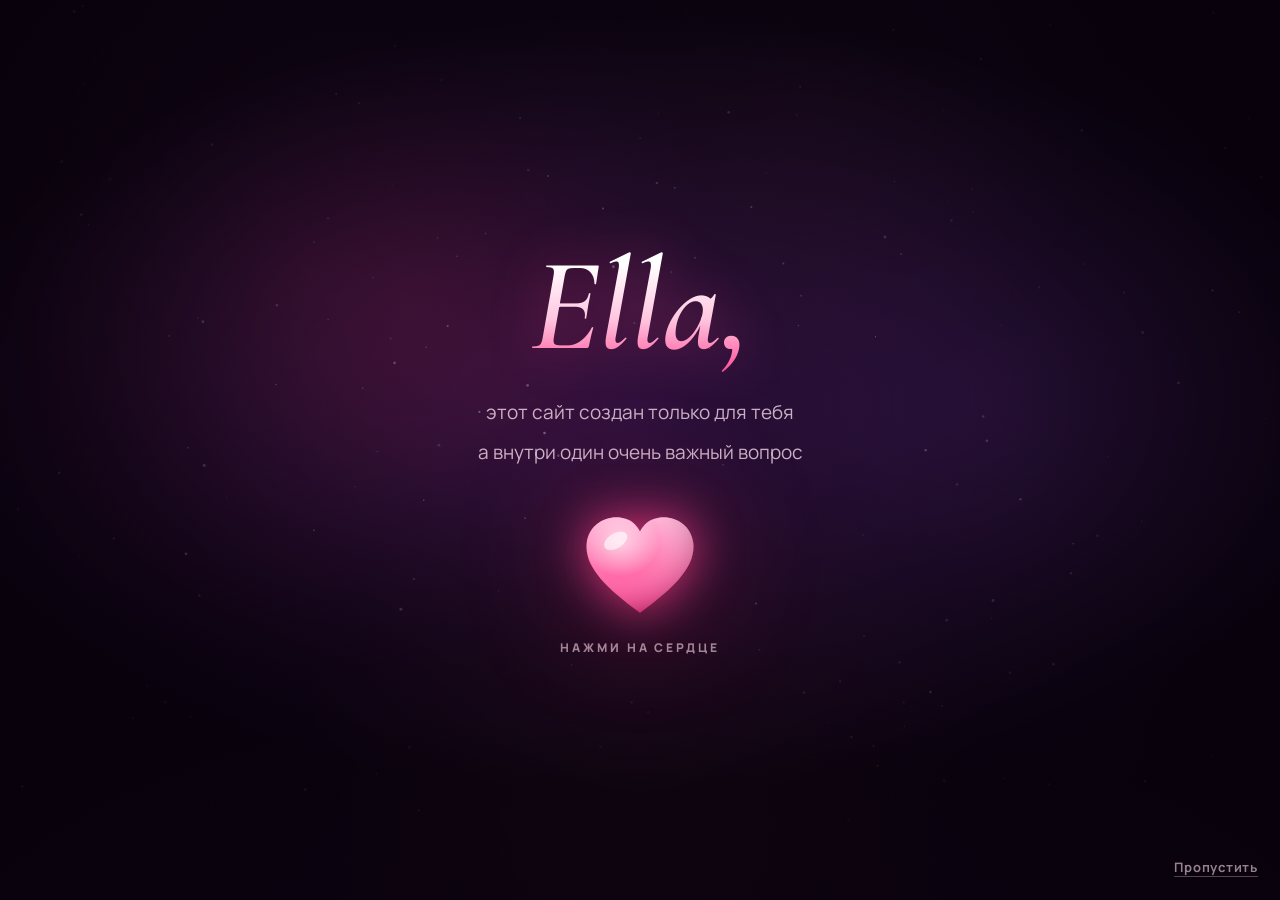
<file: public/ella.html>
<!doctype html>
<html lang="ru">
<head>
<meta charset="utf-8">
<meta name="viewport" content="width=device-width, initial-scale=1, viewport-fit=cover">
<title>Приглашение для Ella</title>
<meta name="claude:viewport-fit-sides" content="cover">
<meta name="description" content="Ella, у меня к тебе один важный вопрос 💌">
<meta property="og:title" content="Ella, у меня к тебе вопрос 💌">
<meta property="og:description" content="Открой и нажми на сердце.">
<meta name="theme-color" content="#12061a">
<link rel="preconnect" href="https://fonts.googleapis.com">
<link rel="preconnect" href="https://fonts.gstatic.com" crossorigin>
<link rel="stylesheet" href="https://fonts.googleapis.com/css2?family=Cormorant+Garamond:ital,wght@0,600;1,500;1,600&family=Manrope:wght@500;700;800&family=Marck+Script&display=swap">
<style>
/* Layout: a cinematic intro (a heart that bursts into light and spells ELLA), then one large dark liquid-glass card under a moon, floating in a night sky of aurora, stars and rising glass hearts. Single night theme on purpose. */
:root {
  color-scheme: dark;
  --night: #12061a;
  --plum: #2b0d35;
  --magenta: #ff3d8b;
  --rose: #ff8cc2;
  --violet: #9d63ff;
  --peach: #ffb08a;
  --ink: #fff5fa;
  --ink-soft: rgba(255, 228, 242, .76);
  --ink-faint: rgba(255, 220, 236, .58);
  --paper: #fff7fb;
  --paper-ink: #3d0f2b;
  --font-display: "Cormorant Garamond", "Cormorant", Georgia, "Times New Roman", serif;
  --font-body: "Manrope", "Segoe UI", system-ui, -apple-system, sans-serif;
  --font-hand: "Marck Script", "Segoe Script", "Comic Sans MS", cursive;
  --ease: cubic-bezier(.22, 1, .36, 1);
  --spring: cubic-bezier(.34, 1.56, .64, 1);
  --radius: 48px;
}

* { box-sizing: border-box; }
[hidden] { display: none !important; }
html, body { height: 100%; }
body {
  margin: 0;
  font-family: var(--font-body);
  color: var(--ink);
  background: var(--night);
  -webkit-font-smoothing: antialiased;
  overflow-x: hidden;
}
body.is-intro { overflow: hidden; }
::selection { background: var(--magenta); color: var(--ink); }

/* ---------- night sky ---------- */
.sky {
  position: fixed; inset: 0; z-index: 0; overflow: hidden; pointer-events: none;
  background:
    radial-gradient(120% 80% at 50% 115%, #4a1046 0%, transparent 62%),
    radial-gradient(90% 60% at 50% -12%, #261338 0%, transparent 70%),
    var(--night);
}
.blob {
  position: absolute; left: var(--x); top: var(--y);
  width: var(--size, 70vmax); aspect-ratio: 1; border-radius: 50%;
  transform: translate(-50%, -50%);
  background: radial-gradient(circle, var(--c) 0%, transparent 64%);
  mix-blend-mode: screen;
  animation: drift var(--d, 24s) ease-in-out infinite alternate;
}
@keyframes drift { to { transform: translate(calc(-50% + var(--dx, 6vmax)), calc(-50% + var(--dy, -4vmax))) scale(1.12); } }
#stars { position: fixed; inset: 0; z-index: 0; width: 100%; height: 100%; pointer-events: none; }
.aura {
  position: fixed; left: 0; top: 0; z-index: 1; pointer-events: none;
  width: 64vmax; aspect-ratio: 1; margin: -32vmax 0 0 -32vmax; border-radius: 50%;
  background: radial-gradient(circle, rgba(255, 61, 139, .38) 0%, rgba(157, 99, 255, .16) 38%, transparent 66%);
  mix-blend-mode: screen;
  will-change: transform;
}

.layer { position: fixed; inset: 0; pointer-events: none; overflow: hidden; }
#back { z-index: 1; }
#fx { z-index: 60; }
.heart-f { position: absolute; top: 100%; left: 0; pointer-events: auto; cursor: pointer; will-change: transform; }
.heart-f svg {
  display: block; width: 100%; height: auto;
  animation: sway var(--sw, 5s) ease-in-out infinite alternate;
  filter: drop-shadow(0 0 14px rgba(255, 61, 139, .45));
}
@keyframes sway { from { transform: rotate(-12deg) translateX(-6px); } to { transform: rotate(12deg) translateX(6px); } }
.bit { position: absolute; left: 0; top: 0; margin: -.5em 0 0 -.5em; line-height: 1; pointer-events: none; will-change: transform; }

/* ---------- intro ---------- */
.intro {
  position: fixed; inset: 0; z-index: 50;
  display: grid; place-items: center;
  padding-block: 24px;
  padding-left: max(16px, env(safe-area-inset-left, 0px));
  padding-right: max(16px, env(safe-area-inset-right, 0px));
}
.intro::before {
  content: ""; position: absolute; inset: 0;
  background: radial-gradient(80% 60% at 50% 45%, rgba(46, 12, 56, .6), rgba(8, 2, 12, .94) 72%);
  transition: opacity 1.3s var(--ease);
}
.intro.leaving { pointer-events: none; }
.intro.leaving::before { opacity: 0; }
#intro-canvas { position: absolute; inset: 0; width: 100%; height: 100%; pointer-events: none; }
.intro-inner {
  position: relative; text-align: center;
  display: flex; flex-direction: column; align-items: center; gap: 12px;
  transition: opacity .35s ease, transform .6s var(--ease), filter .35s ease;
}
.intro.bursting .intro-inner { opacity: 0; transform: scale(.94); filter: blur(8px); pointer-events: none; }
.intro-hi {
  margin: 0 0 6px;
  font-family: var(--font-display); font-style: italic; font-weight: 600;
  font-size: clamp(72px, 18vw, 132px); line-height: .95;
  padding: 0 .12em .08em;
  background: linear-gradient(180deg, #ffffff 15%, #ffc6e0 55%, var(--magenta) 100%);
  -webkit-background-clip: text; background-clip: text; color: transparent;
  filter: drop-shadow(0 0 26px rgba(255, 61, 139, .45));
  animation: rise 1.6s var(--ease) both .15s;
}
.intro-line { margin: 0; font-size: clamp(16px, 4.3vw, 19px); line-height: 1.5; color: var(--ink-soft); animation: rise 1.3s var(--ease) both; }
.intro-line.l2 { animation-delay: 1.1s; }
.intro-line.l3 { animation-delay: 1.9s; }
@keyframes rise { from { opacity: 0; transform: translateY(16px); filter: blur(10px); } }
.intro-heart {
  position: relative; margin-top: 28px;
  width: 116px; height: 116px; padding: 0; border: 0; border-radius: 50%;
  background: none; cursor: pointer;
  -webkit-tap-highlight-color: transparent;
  animation: rise 1.1s var(--ease) both 2.7s;
}
.intro-heart:focus-visible { outline: 3px solid var(--rose); outline-offset: 8px; }
.intro-heart svg {
  position: relative; display: block; width: 100%; height: auto;
  filter: drop-shadow(0 0 24px rgba(255, 61, 139, .8)) drop-shadow(0 0 60px rgba(255, 61, 139, .4));
  animation: beat 1.35s ease-in-out infinite 3.6s;
}
.intro-heart:hover svg { animation-duration: .9s; }
@keyframes beat { 0%, 100% { transform: scale(1); } 14% { transform: scale(1.14); } 28% { transform: scale(1); } 42% { transform: scale(1.08); } 56% { transform: scale(1); } }
.ring { position: absolute; inset: 12%; border-radius: 50%; border: 2px solid rgba(255, 140, 194, .6); opacity: 0; animation: halo 2.7s ease-out infinite 3.3s; }
.ring.r2 { animation-delay: 4.65s; }
@keyframes halo { 0% { transform: scale(.7); opacity: .85; } 100% { transform: scale(2.3); opacity: 0; } }
.intro-tap { margin: 4px 0 0; font-size: 12px; font-weight: 800; letter-spacing: .24em; text-transform: uppercase; color: var(--ink-faint); animation: rise 1s var(--ease) both 3.1s; }
.intro-skip {
  position: absolute;
  right: max(16px, env(safe-area-inset-right, 0px));
  bottom: calc(14px + env(safe-area-inset-bottom, 0px));
  padding: 10px 6px; border: 0; background: none; cursor: pointer;
  font: 700 13px var(--font-body); letter-spacing: .06em; color: var(--ink-faint);
  text-decoration: underline; text-decoration-color: rgba(255, 220, 236, .3); text-underline-offset: 4px;
  animation: rise .8s ease both 1.4s;
}
.intro-skip:hover { color: var(--ink); }
.intro-skip:focus-visible { outline: 2px solid var(--rose); outline-offset: 2px; border-radius: 6px; }
.intro.bursting .intro-skip { opacity: 0; pointer-events: none; transition: opacity .3s; }
.flash {
  position: absolute; inset: 0; pointer-events: none; opacity: 0;
  background: radial-gradient(circle at var(--fx, 50%) var(--fy, 50%), rgba(255, 240, 248, .9), rgba(255, 61, 139, .35) 18%, transparent 46%);
}

/* ---------- stage + card ---------- */
.stage {
  position: relative; z-index: 3;
  min-height: 100%;
  display: grid; place-items: center;
  padding-block: 92px 64px;
  padding-left: max(16px, env(safe-area-inset-left, 0px));
  padding-right: max(16px, env(safe-area-inset-right, 0px));
  pointer-events: none;
  transition: opacity 1.2s var(--ease);
}
body.is-intro .stage { opacity: 0; }
.card-float { width: min(100%, 760px); pointer-events: auto; }
body.is-revealed .card-float { animation: float 8s ease-in-out infinite; }
body.from-plain .card-jelly { animation: card-in 1.1s var(--ease) both; }
@keyframes float { 0%, 100% { transform: translateY(0); } 50% { transform: translateY(-10px); } }
@keyframes card-in { from { transform: translateY(26px) scale(.96); opacity: .3; } }

.card {
  position: relative; isolation: isolate;
  border-radius: var(--radius);
  padding: clamp(32px, 7vw, 64px) clamp(22px, 6.4vw, 64px) clamp(28px, 6vw, 52px);
  background:
    linear-gradient(155deg, rgba(255,255,255,.2) 0%, rgba(255,255,255,.07) 34%, rgba(255,255,255,.03) 62%, rgba(255,255,255,.13) 100%),
    rgba(34, 9, 44, .3);
  -webkit-backdrop-filter: blur(22px) saturate(185%) brightness(1.08);
  backdrop-filter: blur(22px) saturate(185%) brightness(1.08);
  box-shadow:
    inset 0 1.5px 0 rgba(255,255,255,.6),
    inset 0 -1px 1px rgba(255,255,255,.14),
    inset 0 26px 52px -32px rgba(255,255,255,.5),
    inset 0 -44px 80px -44px rgba(255, 61, 139, .4),
    0 70px 130px -44px rgba(0, 0, 0, .75),
    0 0 110px -36px rgba(255, 61, 139, .55);
  transform: perspective(1400px) rotateX(var(--rx, 0deg)) rotateY(var(--ry, 0deg));
  transition: transform .8s var(--ease);
}
.card.refract { backdrop-filter: url(#lg-refract) blur(12px) saturate(190%) brightness(1.1); }
.card::before {
  content: ""; position: absolute; inset: 0; z-index: 2; border-radius: inherit; padding: 1.5px; pointer-events: none;
  background: linear-gradient(135deg,
    rgba(255,255,255,.95) 0%, rgba(255,255,255,.14) 22%, rgba(255,140,194,.4) 50%,
    rgba(255,255,255,.08) 72%, rgba(255,200,228,.85) 100%);
  -webkit-mask: linear-gradient(#000 0 0) content-box, linear-gradient(#000 0 0);
  -webkit-mask-composite: xor;
  mask: linear-gradient(#000 0 0) content-box exclude, linear-gradient(#000 0 0);
}
.glass-fx { position: absolute; inset: 0; z-index: -1; border-radius: inherit; overflow: hidden; pointer-events: none; }
.sheen {
  position: absolute; inset: 0;
  background:
    radial-gradient(110% 50% at 50% -14%, rgba(255,255,255,.28), transparent 58%),
    radial-gradient(60% 40% at 100% 100%, rgba(255,140,194,.18), transparent 70%);
}
.glare {
  position: absolute; left: -30%; top: -75%; width: 150%; aspect-ratio: 1;
  background: radial-gradient(circle, rgba(255,255,255,.24) 0%, rgba(255,255,255,.07) 26%, rgba(255,255,255,0) 52%);
  transition: transform .5s var(--ease);
}
.glare.drift { animation: glare-drift 12s ease-in-out infinite alternate; }
@keyframes glare-drift { from { transform: translate(-18%, 4%); } to { transform: translate(22%, 28%); } }

.moon {
  position: absolute; right: clamp(22px, 7vw, 56px); top: -60px; z-index: 3;
  width: clamp(80px, 20vw, 104px); pointer-events: none;
  transform-origin: 50% 10%;
  animation: rock 7s ease-in-out infinite alternate;
}
.moon svg { display: block; width: 100%; height: auto; overflow: visible; filter: drop-shadow(0 0 18px rgba(255, 214, 236, .55)) drop-shadow(0 0 46px rgba(255, 61, 139, .35)); }
.moon .twinkle { transform-box: fill-box; transform-origin: center; animation: twinkle 2.4s ease-in-out infinite; }
@keyframes rock { from { transform: rotate(-5deg); } to { transform: rotate(5deg); } }
@keyframes twinkle { 0%, 100% { transform: scale(.8) rotate(0deg); opacity: .7; } 50% { transform: scale(1.15) rotate(25deg); opacity: 1; } }

/* ---------- card content ---------- */
.steps { position: relative; }
.step { display: flex; flex-direction: column; align-items: flex-start; }
.step > * { max-width: 100%; }
.step-title:focus { outline: none; }

.kicker {
  display: inline-flex; align-items: center; gap: 9px; margin: 0;
  padding: 8px 15px 8px 11px; border-radius: 999px;
  font-size: 12px; font-weight: 800; letter-spacing: .16em; text-transform: uppercase;
  color: #ffc4df;
  background: rgba(255,255,255,.08);
  box-shadow: inset 0 1px 0 rgba(255,255,255,.28), inset 0 0 0 1px rgba(255,255,255,.08);
}
.kicker-dot { width: 8px; height: 8px; border-radius: 50%; background: var(--magenta); box-shadow: 0 0 0 4px rgba(255, 61, 139, .22), 0 0 12px var(--magenta); animation: dot 1.6s ease-in-out infinite; }
@keyframes dot { 50% { box-shadow: 0 0 0 8px rgba(255, 61, 139, 0), 0 0 12px var(--magenta); } }

.hand {
  margin: 28px 0 0 6px;
  font-family: var(--font-hand); font-size: clamp(22px, 5.8vw, 34px); line-height: 1.05;
  text-wrap: balance;
  color: var(--rose);
  transform: rotate(-4deg); transform-origin: left center;
  text-shadow: 0 0 18px rgba(255, 61, 139, .5);
}
.name {
  margin: 2px 0 0 -6px;
  font-family: var(--font-display); font-style: italic; font-weight: 600;
  font-size: clamp(96px, 27vw, 220px); line-height: .92; letter-spacing: .02em;
  white-space: nowrap;
  filter: drop-shadow(0 0 28px rgba(255, 61, 139, .45));
}
.name span {
  display: inline-block;
  padding: .08em .14em .12em .04em; margin: -.08em -.14em -.12em -.04em;
  background: linear-gradient(180deg, #ffffff 12%, #ffd3e7 46%, var(--rose) 72%, var(--magenta) 100%);
  -webkit-background-clip: text; background-clip: text;
  color: transparent;
}
body.from-plain .name span { animation: letter-in 1.1s var(--spring) both; animation-delay: calc(var(--i) * 90ms + 250ms); }
@keyframes letter-in { from { transform: translateY(.3em) rotate(6deg) scale(.82); opacity: .1; filter: blur(8px); } }

.ask-body { width: 100%; margin-top: 18px; display: grid; gap: 14px 40px; }
.lead { margin: 0; font-size: 16.5px; line-height: 1.6; color: var(--ink-soft); max-width: 34ch; }
.question {
  margin: 0;
  font-family: var(--font-display); font-weight: 600;
  font-size: clamp(30px, 4.8vw, 46px); line-height: 1.04; letter-spacing: -.005em;
  text-wrap: balance;
}
.answers { margin-top: 22px; display: flex; flex-wrap: wrap; align-items: center; gap: 12px; }
.no-slot { display: inline-flex; }
@media (min-width: 760px) {
  .ask-body { grid-template-columns: minmax(0, .9fr) minmax(0, 1.1fr); align-items: start; }
  .lead { padding-top: 8px; }
}

.btn {
  font: 800 17px/1 var(--font-body);
  border: 0; border-radius: 999px; padding: 18px 30px;
  display: inline-flex; align-items: center; justify-content: center; gap: 10px;
  cursor: pointer; white-space: nowrap;
  -webkit-tap-highlight-color: transparent; touch-action: manipulation;
}
.btn:focus-visible { outline: 3px solid var(--ink); outline-offset: 3px; }
.btn-yes {
  position: relative;
  color: var(--ink);
  background: linear-gradient(180deg, #ff7ab4 0%, var(--magenta) 52%, #c4126a 100%);
  box-shadow:
    inset 0 1px 0 rgba(255,255,255,.55),
    inset 0 -3px 8px rgba(110, 0, 50, .3),
    0 0 34px -6px rgba(255, 61, 139, .75),
    0 16px 30px -14px rgba(0, 0, 0, .6);
  transform: scale(var(--grow, 1)); transform-origin: left center;
  transition: transform .5s var(--spring), box-shadow .3s;
  text-shadow: 0 1px 1px rgba(110, 0, 50, .35);
}
.btn-yes::after {
  content: ""; position: absolute; inset: -4px; border-radius: inherit; pointer-events: none;
  border: 2px solid rgba(255, 140, 194, .6);
  animation: ring 1.9s ease-out infinite;
}
@keyframes ring { from { transform: scale(.96); opacity: .9; } to { transform: scale(1.16, 1.3); opacity: 0; } }
.btn-yes:hover { box-shadow: inset 0 1px 0 rgba(255,255,255,.55), inset 0 -3px 8px rgba(110,0,50,.3), 0 0 50px -4px rgba(255,61,139,.95), 0 16px 30px -14px rgba(0,0,0,.6); }
.btn-yes:active { transform: scale(calc(var(--grow, 1) * .95)); }
.btn-wide { width: 100%; }
.btn-no {
  color: var(--ink-soft);
  background: rgba(255,255,255,.1);
  box-shadow: inset 0 1px 0 rgba(255,255,255,.3), inset 0 0 0 1px rgba(255,255,255,.12);
}
.btn-no.is-loose {
  position: fixed; z-index: 6; left: 0; top: 0;
  background: rgba(60, 18, 70, .45);
  -webkit-backdrop-filter: blur(14px) saturate(180%);
  backdrop-filter: blur(14px) saturate(180%);
  transition: left .42s var(--spring), top .42s var(--spring);
}
.btn-no.is-surrender { color: #ffc4df; }
.hint { margin: 18px 0 0; font-size: 14px; line-height: 1.45; color: var(--ink-faint); min-height: 1.45em; }

.title {
  margin: 20px 0 0;
  font-family: var(--font-display); font-weight: 600;
  font-size: clamp(38px, 7.6vw, 60px); line-height: 1; letter-spacing: -.01em;
  text-wrap: balance;
}
.title em {
  font-style: italic;
  background: linear-gradient(180deg, #ffffff, var(--rose) 60%, var(--magenta));
  -webkit-background-clip: text; background-clip: text; color: transparent;
}

.field { border: 0; padding: 0; margin: 26px 0 0; min-width: 0; width: 100%; }
.field-label, .field legend {
  display: block; padding: 0; margin: 0 0 10px;
  font-size: 12px; font-weight: 800; letter-spacing: .16em; text-transform: uppercase;
  color: var(--ink-faint);
}
.chips { display: grid; grid-template-columns: repeat(2, minmax(0, 1fr)); gap: 10px; }
@media (min-width: 760px) { .chips { grid-template-columns: repeat(3, minmax(0, 1fr)); } }
.chip { position: relative; display: block; min-width: 0; }
.chip-wide { grid-column: 1 / -1; }
.chip input { position: absolute; opacity: 0; width: 1px; height: 1px; pointer-events: none; }
.chip-face {
  display: flex; align-items: center; gap: 10px; height: 100%;
  padding: 14px 15px; border-radius: 20px;
  font-weight: 700; font-size: 15px; line-height: 1.2; color: var(--ink);
  background: rgba(255,255,255,.07);
  box-shadow: inset 0 1px 0 rgba(255,255,255,.22), inset 0 0 0 1px rgba(255,255,255,.08);
  cursor: pointer;
  transition: transform .3s var(--spring), background .2s, box-shadow .2s;
}
.chip-emoji { font-size: 22px; line-height: 1; flex: none; }
.chip:hover .chip-face { transform: translateY(-2px); background: rgba(255,255,255,.12); }
.chip input:checked + .chip-face {
  background: linear-gradient(135deg, rgba(255, 61, 139, .42), rgba(157, 99, 255, .28));
  box-shadow: inset 0 1px 0 rgba(255,255,255,.35), inset 0 0 0 1.5px var(--rose), 0 0 28px -8px rgba(255, 61, 139, .8);
}
.chip input:focus-visible + .chip-face { outline: 3px solid var(--rose); outline-offset: 2px; }

.when { display: grid; grid-template-columns: minmax(0, 1.4fr) minmax(0, 1fr); gap: 10px; width: 100%; margin-top: 18px; }
.when > div { min-width: 0; }
.input {
  display: block; width: 100%; min-height: 54px;
  font: 700 16px var(--font-body); color: var(--ink);
  padding: 14px 15px; border: 0; border-radius: 18px;
  background: rgba(255,255,255,.08);
  box-shadow: inset 0 1px 0 rgba(255,255,255,.22), inset 0 0 0 1px rgba(255,255,255,.1);
  -webkit-appearance: none; appearance: none;
}
.input::-webkit-date-and-time-value { text-align: left; }
.input:focus-visible { outline: 3px solid var(--rose); outline-offset: 2px; }
.plan-actions { width: 100%; margin-top: 26px; }

.ticket-wrap { width: 100%; margin-top: 24px; filter: drop-shadow(0 22px 30px rgba(0, 0, 0, .5)) drop-shadow(0 0 40px rgba(255, 61, 139, .25)); }
.ticket {
  --cut: calc(100% - 68px);
  border-radius: 26px; color: var(--paper-ink);
  background: linear-gradient(180deg, var(--paper), #ffe6f1);
  -webkit-mask:
    radial-gradient(circle 13px at left var(--cut), #0000 97%, #000) left / 51% 100% no-repeat,
    radial-gradient(circle 13px at right var(--cut), #0000 97%, #000) right / 51% 100% no-repeat;
  mask:
    radial-gradient(circle 13px at left var(--cut), #0000 97%, #000) left / 51% 100% no-repeat,
    radial-gradient(circle 13px at right var(--cut), #0000 97%, #000) right / 51% 100% no-repeat;
}
.ticket-main { padding: 22px 24px 18px; }
.ticket-label { margin: 0 0 14px; font-size: 11.5px; font-weight: 800; letter-spacing: .18em; text-transform: uppercase; color: #c4126a; }
.ticket-rows { display: grid; gap: 10px; margin: 0; }
.ticket-rows > div { display: grid; grid-template-columns: 60px minmax(0, 1fr); gap: 12px; align-items: baseline; }
.ticket-rows dt { font-size: 11.5px; font-weight: 800; letter-spacing: .12em; text-transform: uppercase; color: rgba(61, 15, 43, .6); }
.ticket-rows dd { margin: 0; font-family: var(--font-display); font-weight: 600; font-size: 22px; line-height: 1.2; }
.ticket-stub {
  height: 68px; margin: 0 18px; padding: 0 6px;
  border-top: 2px dashed rgba(196, 18, 106, .3);
  display: flex; align-items: center; justify-content: space-between; gap: 12px;
}
.stamp {
  flex: none; width: 42px; height: 42px; border-radius: 50%;
  display: grid; place-items: center;
  color: var(--paper); background: var(--magenta); font-size: 19px;
  transform: rotate(-12deg);
  box-shadow: 0 0 0 3px var(--paper), 0 0 0 5px rgba(255, 61, 139, .45);
}
.count { font-weight: 800; font-size: 14.5px; color: #c4126a; text-align: right; font-variant-numeric: tabular-nums; }
.note { font-size: clamp(25px, 5.6vw, 31px); margin-top: 22px; transform: rotate(-2deg); text-wrap: balance; }
.links { display: flex; flex-wrap: wrap; gap: 4px 18px; margin-top: 14px; }
.btn-link {
  background: none; border: 0; padding: 8px 2px; cursor: pointer;
  font: 700 14.5px var(--font-body); color: var(--ink-faint);
  text-decoration: underline; text-decoration-color: rgba(255, 220, 236, .3); text-underline-offset: 4px;
}
.btn-link:hover { color: var(--ink); }
.btn-link:focus-visible { outline: 3px solid var(--rose); outline-offset: 2px; border-radius: 6px; }

.defs { position: absolute; width: 0; height: 0; overflow: hidden; }

@media (max-width: 420px) {
  .chip-face { padding: 12px 11px; font-size: 14px; gap: 8px; }
  .btn { padding: 17px 24px; font-size: 16px; }
}
@media (prefers-reduced-transparency: reduce) {
  .card { background: rgba(34, 9, 44, .94); }
}
@media (prefers-reduced-motion: reduce) {
  *, *::before, *::after { animation-duration: .001ms !important; animation-iteration-count: 1 !important; animation-delay: 0s !important; transition-duration: .001ms !important; }
}
</style>
</head>
<body class="is-intro">

<svg class="defs" width="0" height="0" aria-hidden="true" focusable="false">
  <defs>
    <linearGradient id="hgPink" x1="0" y1="0" x2="0" y2="1"><stop offset="0" stop-color="#ffb3d6"/><stop offset="1" stop-color="#ff3d8b"/></linearGradient>
    <linearGradient id="hgViolet" x1="0" y1="0" x2="0" y2="1"><stop offset="0" stop-color="#e0c8ff"/><stop offset="1" stop-color="#8a4dff"/></linearGradient>
    <linearGradient id="hgPeach" x1="0" y1="0" x2="0" y2="1"><stop offset="0" stop-color="#ffd6bf"/><stop offset="1" stop-color="#ff6f8f"/></linearGradient>
    <linearGradient id="hgWhite" x1="0" y1="0" x2="0" y2="1"><stop offset="0" stop-color="#ffffff"/><stop offset="1" stop-color="#ffb8d8"/></linearGradient>
    <radialGradient id="hShine" cx="32%" cy="26%" r="80%">
      <stop offset="0" stop-color="#ffffff" stop-opacity=".55"/>
      <stop offset=".45" stop-color="#ffffff" stop-opacity="0"/>
      <stop offset="1" stop-color="#3d0626" stop-opacity=".35"/>
    </radialGradient>
    <radialGradient id="moonGrad" cx="30%" cy="70%" r="80%">
      <stop offset="0" stop-color="#fffaf0"/>
      <stop offset=".55" stop-color="#ffe0ee"/>
      <stop offset="1" stop-color="#ff9cc8"/>
    </radialGradient>
    <mask id="moonMask" maskUnits="userSpaceOnUse" x="0" y="0" width="120" height="140">
      <rect width="120" height="140" fill="#fff"/>
      <circle cx="78" cy="42" r="34" fill="#000"/>
    </mask>
    <filter id="lg-refract" filterUnits="userSpaceOnUse" primitiveUnits="userSpaceOnUse" x="0" y="0" width="760" height="700" color-interpolation-filters="sRGB">
      <feImage id="lg-map" x="0" y="0" width="760" height="700" preserveAspectRatio="none" result="map"/>
      <feDisplacementMap in="SourceGraphic" in2="map" scale="56" xChannelSelector="R" yChannelSelector="G"/>
    </filter>
  </defs>
</svg>

<div class="sky" aria-hidden="true">
  <div class="blob" style="--x:24%;--y:30%;--c:rgba(255,61,139,.42);--d:20s;--dx:9vmax;--dy:6vmax"></div>
  <div class="blob" style="--x:78%;--y:44%;--c:rgba(157,99,255,.42);--d:26s;--dx:-8vmax;--dy:-6vmax"></div>
  <div class="blob" style="--x:50%;--y:88%;--c:rgba(255,120,110,.3);--d:22s;--dx:6vmax;--dy:-7vmax;--size:60vmax"></div>
  <div class="blob" style="--x:62%;--y:8%;--c:rgba(255,140,194,.24);--d:28s;--dx:-10vmax;--dy:5vmax;--size:54vmax"></div>
</div>
<canvas id="stars" aria-hidden="true"></canvas>
<div class="aura" id="aura" aria-hidden="true"></div>
<div class="layer" id="back" aria-hidden="true"></div>

<main class="stage" id="stage" inert>
  <div class="card-float">
    <div class="card-jelly" id="jelly">
      <article class="card" id="card">
        <div class="glass-fx" aria-hidden="true"><div class="sheen"></div><div class="glare" id="glare"></div></div>

        <div class="moon" id="moon" aria-hidden="true">
          <svg viewBox="0 0 120 140">
            <path d="M94.9 71.5 L 95 112" stroke="#ffd6ea" stroke-opacity=".7" stroke-width="1.2"/>
            <path class="twinkle" d="M95 109 L 98 116 L 105 119 L 98 122 L 95 129 L 92 122 L 85 119 L 92 116 Z" fill="#ffe9a8"/>
            <circle cx="58" cy="56" r="40" fill="url(#moonGrad)" mask="url(#moonMask)"/>
            <circle cx="40" cy="72" r="4" fill="#ffc2dc" opacity=".5" mask="url(#moonMask)"/>
            <circle cx="30" cy="54" r="2.6" fill="#ffc2dc" opacity=".45" mask="url(#moonMask)"/>
          </svg>
        </div>

        <div class="steps" id="steps">
          <!-- step 1: the question -->
          <section class="step" id="step-ask" aria-labelledby="ask-title">
            <p class="kicker"><span class="kicker-dot" aria-hidden="true"></span>Приглашение на свидание</p>
            <p class="hand">для самой красивой девушки</p>
            <h1 class="name" id="name" data-split>ELLA</h1>
            <div class="ask-body">
              <p class="lead">Звёзды, сердечки и вся эта ночь собрались здесь, чтобы задать тебе один вопрос.</p>
              <div>
                <h2 class="question step-title" id="ask-title" tabindex="-1">Пойдёшь со мной на свидание?</h2>
                <div class="answers">
                  <button class="btn btn-yes" id="yes" type="button">Да, конечно <span aria-hidden="true">💖</span></button>
                  <span class="no-slot" id="no-slot"><button class="btn btn-no" id="no" type="button">Нет</button></span>
                </div>
                <p class="hint" id="hint" aria-live="polite">Подсказка: правильный ответ светится 💗</p>
              </div>
            </div>
          </section>

          <!-- step 2: the plan -->
          <section class="step" id="step-plan" aria-labelledby="plan-title" hidden>
            <p class="kicker"><span class="kicker-dot" aria-hidden="true"></span>Ты сказала «да»</p>
            <h2 class="title step-title" id="plan-title" tabindex="-1">Ура! Тогда давай <em>всё спланируем</em></h2>
            <form id="plan-form" novalidate style="width:100%">
              <fieldset class="field">
                <legend>Куда пойдём?</legend>
                <div class="chips" id="chips">
                  <label class="chip chip-wide"><input type="radio" name="place" id="place-ramen" value="Рамён" data-emoji="🍜"><span class="chip-face"><span class="chip-emoji" aria-hidden="true">🍜</span>Рамён</span></label>
                  <label class="chip"><input type="radio" name="place" id="place-coffee" value="Кофе и десерты" data-emoji="☕"><span class="chip-face"><span class="chip-emoji" aria-hidden="true">☕</span>Кофе и десерты</span></label>
                  <label class="chip"><input type="radio" name="place" id="place-park" value="Прогулка в парке" data-emoji="🌸"><span class="chip-face"><span class="chip-emoji" aria-hidden="true">🌸</span>Прогулка в парке</span></label>
                  <label class="chip"><input type="radio" name="place" id="place-cinema" value="Кино" data-emoji="🎬"><span class="chip-face"><span class="chip-emoji" aria-hidden="true">🎬</span>Кино</span></label>
                  <label class="chip"><input type="radio" name="place" id="place-dinner" value="Уютный ужин" data-emoji="🍝"><span class="chip-face"><span class="chip-emoji" aria-hidden="true">🍝</span>Уютный ужин</span></label>
                  <label class="chip"><input type="radio" name="place" id="place-rides" value="Парк аттракционов" data-emoji="🎡"><span class="chip-face"><span class="chip-emoji" aria-hidden="true">🎡</span>Аттракционы</span></label>
                  <label class="chip"><input type="radio" name="place" id="place-picnic" value="Пикник" data-emoji="🍓"><span class="chip-face"><span class="chip-emoji" aria-hidden="true">🍓</span>Пикник</span></label>
                </div>
              </fieldset>
              <div class="when">
                <div>
                  <label class="field-label" for="date">День</label>
                  <input class="input" type="date" id="date" name="date" required>
                </div>
                <div>
                  <label class="field-label" for="time">Время</label>
                  <input class="input" type="time" id="time" name="time" value="19:00" step="900" required>
                </div>
              </div>
              <div class="plan-actions">
                <button class="btn btn-yes btn-wide" id="plan-submit" type="submit">Назначить свидание <span aria-hidden="true">💌</span></button>
              </div>
              <p class="hint" id="plan-hint" aria-live="polite"></p>
            </form>
          </section>

          <!-- step 3: the ticket -->
          <section class="step" id="step-done" aria-labelledby="done-title" hidden>
            <p class="kicker"><span class="kicker-dot" aria-hidden="true"></span>Свидание назначено</p>
            <h2 class="title step-title" id="done-title" tabindex="-1">До встречи, <em>Ella</em>!</h2>
            <div class="ticket-wrap">
              <div class="ticket">
                <div class="ticket-main">
                  <p class="ticket-label">Билет на свидание · на двоих</p>
                  <dl class="ticket-rows">
                    <div><dt>Кто</dt><dd>Ella и я</dd></div>
                    <div><dt>Куда</dt><dd id="t-place">Рамён</dd></div>
                    <div><dt>Когда</dt><dd id="t-when">суббота, в 19:00</dd></div>
                  </dl>
                </div>
                <div class="ticket-stub">
                  <span class="stamp" aria-hidden="true">♥</span>
                  <span class="count" id="t-count"></span>
                </div>
              </div>
            </div>
            <p class="hand note">Сделай скриншот и отправь мне. Я уже жду 💌</p>
            <div class="links">
              <button class="btn-link" id="edit" type="button">Изменить план</button>
              <button class="btn-link" id="restart" type="button">Начать сначала</button>
            </div>
          </section>
        </div>
      </article>
    </div>
  </div>
</main>

<div class="intro" id="intro" role="dialog" aria-modal="true" aria-labelledby="intro-title">
  <canvas id="intro-canvas" aria-hidden="true"></canvas>
  <div class="flash" id="flash" aria-hidden="true"></div>
  <div class="intro-inner">
    <p class="intro-hi" id="intro-title">Ella,</p>
    <p class="intro-line l2">этот сайт создан только для тебя</p>
    <p class="intro-line l3">а внутри один очень важный вопрос</p>
    <button class="intro-heart" id="intro-heart" type="button" aria-label="Открыть приглашение">
      <span class="ring" aria-hidden="true"></span><span class="ring r2" aria-hidden="true"></span>
      <svg viewBox="0 0 100 90" aria-hidden="true">
        <path d="M50 86 C 20 64, 2 46, 4 26 C 6 10, 20 2, 34 4 C 42 5, 47 10, 50 16 C 53 10, 58 5, 66 4 C 80 2, 94 10, 96 26 C 98 46, 80 64, 50 86 Z" fill="url(#hgPink)"/>
        <path d="M50 86 C 20 64, 2 46, 4 26 C 6 10, 20 2, 34 4 C 42 5, 47 10, 50 16 C 53 10, 58 5, 66 4 C 80 2, 94 10, 96 26 C 98 46, 80 64, 50 86 Z" fill="url(#hShine)"/>
        <ellipse cx="29" cy="24" rx="11" ry="6.5" transform="rotate(-32 29 24)" fill="#fff" opacity=".6"/>
      </svg>
    </button>
    <p class="intro-tap">нажми на сердце</p>
  </div>
  <button class="intro-skip" id="intro-skip" type="button">Пропустить</button>
</div>

<div class="layer" id="fx" aria-hidden="true"></div>

<script>
(() => {
  "use strict";
  const $ = (s) => document.querySelector(s);
  const reduced = matchMedia("(prefers-reduced-motion: reduce)").matches;
  const fineHover = matchMedia("(hover: hover) and (pointer: fine)").matches;
  const rnd = (a, b) => a + Math.random() * (b - a);
  const pick = (a) => a[Math.floor(Math.random() * a.length)];
  const vw = () => window.innerWidth;
  const vh = () => window.innerHeight;
  const small = () => vw() < 600;
  const body = document.body;

  const card = $("#card"), glare = $("#glare"), jelly = $("#jelly"), stepsWrap = $("#steps"), stage = $("#stage");
  const yesBtn = $("#yes"), noBtn = $("#no"), slot = $("#no-slot"), hint = $("#hint"), moon = $("#moon");
  const back = $("#back"), fx = $("#fx");
  const intro = $("#intro"), introHeart = $("#intro-heart"), introSkip = $("#intro-skip"), flash = $("#flash");
  const steps = { ask: $("#step-ask"), plan: $("#step-plan"), done: $("#step-done") };
  let current = steps.ask;

  const HP = "M50 86 C 20 64, 2 46, 4 26 C 6 10, 20 2, 34 4 C 42 5, 47 10, 50 16 C 53 10, 58 5, 66 4 C 80 2, 94 10, 96 26 C 98 46, 80 64, 50 86 Z";
  const HEART = (g) => `<svg viewBox="0 0 100 90"><path d="${HP}" fill="url(#${g})"/><path d="${HP}" fill="url(#hShine)"/><ellipse cx="29" cy="24" rx="11" ry="6.5" transform="rotate(-32 29 24)" fill="#fff" opacity=".6"/><circle cx="43" cy="15" r="2.4" fill="#fff" opacity=".7"/></svg>`;
  const HEART_FILLS = ["hgPink", "hgPink", "hgViolet", "hgPeach", "hgWhite"];
  const SPARKS = ["💖", "💗", "💕", "✨", "🌸", "⭐", "💫"];

  /* ---------------- name letters ---------------- */
  const nameEl = $("#name");
  (() => {
    const text = nameEl.textContent.trim();
    nameEl.setAttribute("aria-label", text);
    nameEl.textContent = "";
    [...text].forEach((ch, i) => {
      const s = document.createElement("span");
      s.textContent = ch;
      s.setAttribute("aria-hidden", "true");
      s.style.setProperty("--i", i);
      nameEl.appendChild(s);
    });
  })();

  /* ---------------- stars ---------------- */
  const starCv = $("#stars"), sctx = starCv.getContext("2d");
  let stars = [], shoots = [], SW = 0, SH = 0, nextShoot = performance.now() + 2200;
  function sizeStars() {
    const dpr = Math.min(2, window.devicePixelRatio || 1);
    SW = vw(); SH = vh();
    starCv.width = Math.round(SW * dpr); starCv.height = Math.round(SH * dpr);
    sctx.setTransform(dpr, 0, 0, dpr, 0, 0);
    const n = Math.min(260, Math.round((SW * SH) / 6500));
    stars = Array.from({ length: n }, () => ({
      x: Math.random() * SW, y: Math.random() * SH * .92,
      r: rnd(.35, 1.5), p: rnd(0, 6.28), s: rnd(.5, 2.1),
      c: Math.random() < .28 ? "255,190,222" : "255,250,252"
    }));
    if (reduced) drawStars(0);
  }
  function addShoot(x, y) {
    shoots.push({ x: x ?? rnd(.1, .9) * SW, y: y ?? rnd(0, .35) * SH, vx: rnd(6, 9) * (Math.random() < .5 ? -1 : 1), vy: rnd(2.6, 4), life: 0, max: rnd(46, 74) });
  }
  function drawStars(t) {
    sctx.clearRect(0, 0, SW, SH);
    for (const st of stars) {
      const a = reduced ? .7 : .3 + .7 * Math.abs(Math.sin(t / 1000 * st.s + st.p));
      sctx.fillStyle = `rgba(${st.c},${a.toFixed(3)})`;
      sctx.beginPath(); sctx.arc(st.x, st.y, st.r, 0, 6.283); sctx.fill();
    }
    if (reduced) return;
    if (t > nextShoot) { addShoot(); nextShoot = t + rnd(3200, 7000); }
    for (let i = shoots.length - 1; i >= 0; i--) {
      const s = shoots[i];
      s.life++; s.x += s.vx; s.y += s.vy;
      const a = Math.sin(Math.PI * (s.life / s.max));
      const tx = s.x - s.vx * 14, ty = s.y - s.vy * 14;
      const g = sctx.createLinearGradient(s.x, s.y, tx, ty);
      g.addColorStop(0, `rgba(255,244,250,${a.toFixed(3)})`);
      g.addColorStop(1, "rgba(255,120,190,0)");
      sctx.strokeStyle = g; sctx.lineWidth = 2; sctx.lineCap = "round";
      sctx.beginPath(); sctx.moveTo(s.x, s.y); sctx.lineTo(tx, ty); sctx.stroke();
      if (s.life >= s.max) shoots.splice(i, 1);
    }
    requestAnimationFrame(drawStars);
  }
  sizeStars();
  if (!reduced) requestAnimationFrame(drawStars);
  let resizeT = 0;
  window.addEventListener("resize", () => { clearTimeout(resizeT); resizeT = setTimeout(sizeStars, 150); });

  /* ---------------- aura that follows the pointer ---------------- */
  const aura = $("#aura");
  let ax = vw() * .32, ay = vh() * .32, tx = ax, ty = ay, lastTouch = 0;
  const follow = (e) => { tx = e.clientX; ty = e.clientY; lastTouch = performance.now(); };
  window.addEventListener("pointermove", follow, { passive: true });
  window.addEventListener("pointerdown", follow, { passive: true });
  function auraLoop(t) {
    if (!fineHover && t - lastTouch > 2500) {
      tx = vw() * (.5 + .32 * Math.sin(t / 5200));
      ty = vh() * (.42 + .22 * Math.sin(t / 3700));
    }
    ax += (tx - ax) * .05; ay += (ty - ay) * .05;
    aura.style.transform = `translate3d(${ax.toFixed(1)}px, ${ay.toFixed(1)}px, 0)`;
    requestAnimationFrame(auraLoop);
  }
  if (reduced) aura.style.transform = `translate3d(${ax}px, ${ay}px, 0)`;
  else requestAnimationFrame(auraLoop);

  /* ---------------- burst ---------------- */
  function burst(x, y, n = 30, set = SPARKS) {
    if (reduced) n = Math.min(n, 8);
    for (let i = 0; i < n; i++) {
      const p = document.createElement("span");
      p.className = "bit";
      p.textContent = pick(set);
      p.style.left = x + "px";
      p.style.top = y + "px";
      p.style.fontSize = rnd(14, 30) + "px";
      fx.appendChild(p);
      const a = rnd(0, Math.PI * 2), d = rnd(70, 260);
      const dx = Math.cos(a) * d, dy = Math.sin(a) * d - rnd(30, 110), rot = rnd(-160, 160);
      const anim = p.animate([
        { transform: "translate(0px, 0px) scale(.2) rotate(0deg)", opacity: 1 },
        { transform: `translate(${dx}px, ${dy}px) scale(1) rotate(${rot}deg)`, opacity: 1, offset: .55 },
        { transform: `translate(${dx * 1.15}px, ${dy + 150}px) scale(.85) rotate(${rot * 1.4}deg)`, opacity: 0 }
      ], { duration: rnd(1300, 2200), easing: "cubic-bezier(.2,.7,.3,1)" });
      anim.onfinish = () => p.remove();
    }
  }
  const centerOf = (el) => { const r = el.getBoundingClientRect(); return [r.left + r.width / 2, r.top + r.height / 2]; };

  /* ---------------- rising glass hearts ---------------- */
  let liveHearts = 0;
  const maxHearts = () => (small() ? 8 : 13);
  function spawnHeart(o = {}) {
    if (!o.force && liveHearts >= maxHearts()) return;
    const depth = o.depth ?? Math.random();
    const w = (16 + depth * 62) * (small() ? .8 : 1);
    const el = document.createElement("div");
    el.className = "heart-f";
    el.style.cssText = `width:${w}px;left:${o.x ?? rnd(-2, 96)}vw;opacity:${(.4 + depth * .6).toFixed(2)};--sw:${rnd(4, 7)}s` + (depth < .35 ? `;filter:blur(${((.35 - depth) * 8).toFixed(1)}px)` : "");
    el.innerHTML = HEART(pick(HEART_FILLS));
    back.appendChild(el);
    liveHearts++;
    const dur = (32000 - depth * 15000) / (o.fast ? 2.2 : 1);
    const anim = el.animate(
      [{ transform: "translate3d(0px, 0px, 0)" }, { transform: `translate3d(${rnd(-80, 80)}px, ${-(vh() + w + 80)}px, 0)` }],
      { duration: dur, delay: o.delay || 0, easing: "linear", fill: "backwards" }
    );
    if (o.progress) anim.currentTime = dur * o.progress;
    let gone = false;
    const done = () => { if (!gone) { gone = true; el.remove(); liveHearts--; } };
    anim.onfinish = done;
    el.addEventListener("pointerdown", (e) => {
      e.preventDefault();
      if (gone) return;
      const [x, y] = centerOf(el);
      anim.pause();
      burst(x, y, 12, ["💖", "✨", "💗", "💫"]);
      el.firstElementChild.animate([{ transform: "scale(1)", opacity: 1 }, { transform: "scale(1.5)", opacity: 0 }], { duration: 180, easing: "ease-out", fill: "forwards" }).onfinish = done;
    });
  }
  let ambientOn = false;
  function startAmbient() {
    if (ambientOn) return;
    ambientOn = true;
    if (reduced) {
      [[8, 22, .9], [86, 16, .6], [74, 62, .8], [16, 70, .5], [92, 80, .3], [40, 12, .25]].forEach(([x, y, d]) => {
        const el = document.createElement("div");
        const w = 16 + d * 62;
        el.className = "heart-f";
        el.style.cssText = `width:${w}px;left:${x}vw;top:${y}vh;opacity:${.4 + d * .6}`;
        el.innerHTML = HEART(pick(HEART_FILLS));
        back.appendChild(el);
      });
      return;
    }
    for (let i = 0; i < (small() ? 6 : 9); i++) spawnHeart({ progress: rnd(.05, .8) });
    const tick = () => { if (!document.hidden) spawnHeart(); setTimeout(tick, rnd(1600, 3000)); };
    setTimeout(tick, 900);
  }

  /* ---------------- liquid glass: tilt + glare ---------------- */
  if (fineHover && !reduced) {
    let raf = 0, last = null;
    const apply = () => {
      raf = 0;
      const r = card.getBoundingClientRect();
      const px = (last.clientX - r.left) / r.width, py = (last.clientY - r.top) / r.height;
      const cx = Math.max(-1, Math.min(1, px * 2 - 1)), cy = Math.max(-1, Math.min(1, py * 2 - 1));
      card.style.setProperty("--ry", (cx * 4.5).toFixed(2) + "deg");
      card.style.setProperty("--rx", (-cy * 3.5).toFixed(2) + "deg");
      glare.style.transform = `translate(${((px - .5) * r.width * .8).toFixed(1)}px, ${((py - .25) * r.height * .7).toFixed(1)}px)`;
    };
    window.addEventListener("pointermove", (e) => { if (body.classList.contains("is-intro")) return; last = e; if (!raf) raf = requestAnimationFrame(apply); }, { passive: true });
    document.documentElement.addEventListener("pointerleave", () => {
      card.style.setProperty("--ry", "0deg");
      card.style.setProperty("--rx", "0deg");
      glare.style.transform = "";
    });
  } else if (!reduced) {
    glare.classList.add("drift");
  }

  /* Chromium bends the backdrop through an SVG displacement map built for the
     card's rounded rectangle; other browsers keep the plain frost. */
  const canRefract = (() => {
    const ua = navigator.userAgent;
    const brands = (navigator.userAgentData && navigator.userAgentData.brands) || [];
    const chromium = brands.some((b) => /Chromium/i.test(b.brand)) || (/\bChrome\/\d+/.test(ua) && !/CriOS|FxiOS|EdgiOS|Firefox/.test(ua));
    return chromium && (navigator.hardwareConcurrency || 4) >= 4;
  })();
  const filt = $("#lg-refract"), feMap = $("#lg-map");
  function buildMap() {
    const w = Math.round(card.offsetWidth), h = Math.round(card.offsetHeight);
    if (w < 40 || h < 40) return;
    const R = Math.min(parseFloat(getComputedStyle(card).borderTopLeftRadius) || 40, w / 2, h / 2);
    const band = Math.min(36, Math.min(w, h) / 5);
    const cv = document.createElement("canvas");
    cv.width = w; cv.height = h;
    const ctx = cv.getContext("2d");
    if (!ctx) return;
    const img = ctx.createImageData(w, h), d = img.data;
    const hw = w / 2, hh = h / 2, bx = hw - R, by = hh - R;
    for (let y = 0; y < h; y++) {
      const py = y + .5 - hh, sy = py < 0 ? -1 : 1, qy = Math.abs(py) - by;
      for (let x = 0; x < w; x++) {
        const px = x + .5 - hw, sx = px < 0 ? -1 : 1, qx = Math.abs(px) - bx;
        let sdf, nx, ny;
        if (qx > 0 && qy > 0) { const L = Math.hypot(qx, qy); sdf = L - R; nx = (qx / L) * sx; ny = (qy / L) * sy; }
        else if (qx > qy) { sdf = qx - R; nx = sx; ny = 0; }
        else { sdf = qy - R; nx = 0; ny = sy; }
        const dist = -sdf;
        let m = 0;
        if (dist < band) { const t = 1 - Math.max(0, dist) / band; m = t * t; }
        const i = (y * w + x) * 4;
        d[i] = 128 - nx * m * 127;
        d[i + 1] = 128 - ny * m * 127;
        d[i + 2] = 128;
        d[i + 3] = 255;
      }
    }
    ctx.putImageData(img, 0, 0);
    for (const el of [filt, feMap]) { el.setAttribute("width", w); el.setAttribute("height", h); }
    feMap.setAttribute("href", cv.toDataURL("image/png"));
    card.classList.add("refract");
  }
  if (canRefract) {
    let t = 0, lastW = 0, lastH = 0;
    new ResizeObserver(() => {
      const w = card.offsetWidth, h = card.offsetHeight;
      if (Math.abs(w - lastW) < 2 && Math.abs(h - lastH) < 2) return;
      lastW = w; lastH = h;
      clearTimeout(t);
      t = setTimeout(buildMap, 140);
    }).observe(card);
  }

  /* ---------------- intro: the heart becomes her name ---------------- */
  let revealed = false;
  function reveal(mode) {
    if (revealed) return;
    revealed = true;
    stage.inert = false;
    body.classList.remove("is-intro");
    body.classList.add("is-revealed", mode === "plain" ? "from-plain" : "from-light");
    intro.classList.add("leaving");
    if (mode === "plain") intro.animate([{ opacity: 1 }, { opacity: 0 }], { duration: reduced ? 1 : 700, fill: "forwards" });
    setTimeout(() => { intro.hidden = true; }, mode === "plain" ? 750 : 1600);
    startAmbient();
    setTimeout(() => current.querySelector(".step-title")?.focus({ preventScroll: true }), 700);
  }

  function sampleName() {
    const cs = getComputedStyle(nameEl);
    const font = `${cs.fontStyle} ${cs.fontWeight} ${cs.fontSize} ${cs.fontFamily}`;
    const probe = document.createElement("span");
    probe.style.cssText = "display:inline-block;width:0;height:0;vertical-align:baseline";
    nameEl.appendChild(probe);
    const baseY = probe.getBoundingClientRect().top;
    probe.remove();
    const W = vw(), H = vh();
    const oc = document.createElement("canvas");
    oc.width = W; oc.height = H;
    const o = oc.getContext("2d", { willReadFrequently: true });
    o.font = font; o.fillStyle = "#fff"; o.textBaseline = "alphabetic";
    for (const s of nameEl.querySelectorAll("span")) {
      const r = s.getBoundingClientRect();
      o.fillText(s.textContent, r.left + parseFloat(getComputedStyle(s).paddingLeft), baseY);
    }
    const hr = nameEl.getBoundingClientRect();
    const x0 = Math.max(0, Math.floor(hr.left - 30)), x1 = Math.min(W, Math.ceil(hr.right + 60));
    const y0 = Math.max(0, Math.floor(hr.top - 30)), y1 = Math.min(H, Math.ceil(hr.bottom + 30));
    if (x1 <= x0 || y1 <= y0) return [];
    const data = o.getImageData(x0, y0, x1 - x0, y1 - y0).data, rw = x1 - x0;
    let step = Math.max(3, Math.round(parseFloat(cs.fontSize) / 50)), pts;
    do {
      pts = [];
      for (let y = 0; y < y1 - y0; y += step) for (let x = 0; x < rw; x += step) {
        if (data[(y * rw + x) * 4 + 3] > 120) pts.push({ x: x0 + x + rnd(-.6, .6), y: y0 + y + rnd(-.6, .6), v: (y0 + y - hr.top) / hr.height });
      }
      step++;
    } while (pts.length > 3400);
    return { pts, step: step - 1 };
  }

  function sprite(inner, mid) {
    const c = document.createElement("canvas");
    c.width = c.height = 32;
    const g = c.getContext("2d"), gr = g.createRadialGradient(16, 16, 0, 16, 16, 16);
    gr.addColorStop(0, inner); gr.addColorStop(.32, mid); gr.addColorStop(1, "rgba(255,61,139,0)");
    g.fillStyle = gr; g.fillRect(0, 0, 32, 32);
    return c;
  }

  async function lightUp() {
    if (intro.classList.contains("bursting")) return;
    intro.classList.add("bursting");
    const [hx, hy] = centerOf(introHeart);
    flash.style.setProperty("--fx", hx + "px");
    flash.style.setProperty("--fy", hy + "px");
    flash.animate([{ opacity: 0 }, { opacity: 1, offset: .15 }, { opacity: 0 }], { duration: 900, easing: "ease-out" });
    if (reduced) { reveal("plain"); return; }
    try {
      const cs = getComputedStyle(nameEl);
      await Promise.race([document.fonts.load(`${cs.fontStyle} ${cs.fontWeight} 100px "Cormorant Garamond"`, nameEl.getAttribute("aria-label")), new Promise((r) => setTimeout(r, 1200))]);
    } catch (_) {}
    const sampled = sampleName();
    if (!sampled.pts || !sampled.pts.length) { reveal("plain"); return; }
    const { pts, step } = sampled;
    const cv = $("#intro-canvas"), ctx = cv.getContext("2d");
    const dpr = Math.min(2, window.devicePixelRatio || 1), W = vw(), H = vh();
    cv.width = Math.round(W * dpr); cv.height = Math.round(H * dpr);
    ctx.setTransform(dpr, 0, 0, dpr, 0, 0);
    const light = sprite("rgba(255,255,255,1)", "rgba(255,206,230,.7)");
    const hot = sprite("rgba(255,236,246,1)", "rgba(255,61,139,.75)");
    const parts = pts.map((p) => {
      const a = rnd(0, Math.PI * 2), sp = rnd(3, 17);
      return { x: hx, y: hy, vx: Math.cos(a) * sp, vy: Math.sin(a) * sp, tx: p.x, ty: p.y, k: rnd(.03, .065), d: rnd(.8, .87), wait: rnd(520, 900), s: rnd(.8, 1.25), sp: p.v > .55 ? hot : light, ph: rnd(0, 6.28) };
    });
    const dust = Array.from({ length: 260 }, () => {
      const a = rnd(0, Math.PI * 2), sp = rnd(2, 12);
      return { x: hx, y: hy, vx: Math.cos(a) * sp, vy: Math.sin(a) * sp, s: rnd(.5, 1.4), life: rnd(900, 2200) };
    });
    const size = step * 3.1, REVEAL = 2800, END = 4200;
    const t0 = performance.now();
    let shown = false;
    const frame = (now) => {
      const e = now - t0;
      ctx.globalCompositeOperation = "source-over";
      ctx.clearRect(0, 0, W, H);
      ctx.globalCompositeOperation = "lighter";
      const fade = e > REVEAL ? Math.max(0, 1 - (e - REVEAL) / (END - REVEAL - 200)) : 1;
      for (const p of parts) {
        if (e < p.wait) {
          p.x += p.vx; p.y += p.vy; p.vx *= .94; p.vy *= .94;
        } else {
          p.vx += (p.tx - p.x) * p.k; p.vy += (p.ty - p.y) * p.k;
          p.vx *= p.d; p.vy *= p.d;
          p.x += p.vx; p.y += p.vy;
        }
        const tw = .7 + .3 * Math.sin(e / 160 + p.ph);
        const s = size * p.s;
        ctx.globalAlpha = Math.min(1, fade * tw);
        ctx.drawImage(p.sp, p.x - s / 2, p.y - s / 2, s, s);
      }
      for (const q of dust) {
        if (e > q.life) continue;
        q.x += q.vx; q.y += q.vy; q.vx *= .965; q.vy *= .965; q.vy += .02;
        const s = 10 * q.s;
        ctx.globalAlpha = Math.max(0, 1 - e / q.life) * .9;
        ctx.drawImage(light, q.x - s / 2, q.y - s / 2, s, s);
      }
      if (e > REVEAL && !shown) {
        shown = true;
        reveal("light");
        const r = nameEl.getBoundingClientRect();
        burst(r.left + r.width / 2, r.top + r.height / 2, 26);
        addShoot(rnd(.2, .5) * SW, rnd(.02, .12) * SH);
        setTimeout(() => addShoot(rnd(.5, .8) * SW, rnd(.04, .16) * SH), 500);
      }
      if (e < END) requestAnimationFrame(frame);
      else ctx.clearRect(0, 0, W, H);
    };
    requestAnimationFrame(frame);
  }
  introHeart.addEventListener("click", lightUp);
  introSkip.addEventListener("click", () => { intro.classList.add("bursting"); reveal("plain"); });
  setTimeout(() => { if (!revealed && !intro.classList.contains("bursting")) introHeart.focus({ preventScroll: true }); }, reduced ? 0 : 2900);

  /* ---------------- step transitions ---------------- */
  function show(next, instant) {
    if (next === current) return;
    const prev = current;
    current = next;
    if (instant || reduced) {
      prev.hidden = true;
      next.hidden = false;
      if (!instant) next.querySelector(".step-title")?.focus({ preventScroll: true });
      return;
    }
    const h0 = stepsWrap.offsetHeight;
    const out = prev.animate([{ opacity: 1, transform: "none" }, { opacity: 0, transform: "translateY(-12px) scale(.98)" }], { duration: 220, easing: "ease-in", fill: "forwards" });
    out.onfinish = () => {
      prev.hidden = true;
      out.cancel();
      next.hidden = false;
      const h1 = stepsWrap.offsetHeight;
      stepsWrap.style.overflow = "hidden";
      stepsWrap.animate([{ height: h0 + "px" }, { height: h1 + "px" }], { duration: 480, easing: "cubic-bezier(.22,1,.36,1)" }).onfinish = () => { stepsWrap.style.overflow = ""; };
      [...next.children].forEach((child, i) => {
        child.animate([{ opacity: 0, transform: "translateY(16px)" }, { opacity: 1, transform: "none" }], { duration: 540, delay: 60 + i * 55, easing: "cubic-bezier(.22,1,.36,1)", fill: "backwards" });
      });
      next.querySelector(".step-title")?.focus({ preventScroll: true });
    };
  }
  function jiggle() {
    if (reduced) return;
    jelly.animate([
      { transform: "scale(1, 1)" },
      { transform: "scale(1.03, .97)", offset: .25 },
      { transform: "scale(.988, 1.016)", offset: .55 },
      { transform: "scale(1.005, .997)", offset: .8 },
      { transform: "scale(1, 1)" }
    ], { duration: 760, easing: "ease-out" });
  }
  function celebrate(fromEl, waves = 9) {
    const [x, y] = centerOf(fromEl);
    burst(x, y, 46);
    jiggle();
    if (reduced) return;
    for (let i = 0; i < waves; i++) spawnHeart({ force: true, fast: true, delay: i * 150, depth: rnd(.45, 1) });
    for (let i = 0; i < 3; i++) setTimeout(() => addShoot(), i * 350);
  }

  /* ---------------- step 1: the shy "no" ---------------- */
  const NO_TEXTS = ["Нет", "Точно нет?", "Подумай ещё 🥺", "Ну пожалуйста!", "Звёзды погаснут", "Сердечко разобьётся 💔", "Ладно, да 💕"];
  const HINTS = [
    "Подсказка: правильный ответ светится 💗",
    "Ой, кнопка «Нет» сегодня очень стеснительная",
    "Кажется, она не хочет, чтобы её нажимали 🙈",
    "Зато кнопка «Да» становится всё больше",
    "Звёзды уже волнуются ✨",
    "Даже луна смотрит 🌙",
    "Всё, кнопка «Нет» сдалась"
  ];
  const SURRENDER = NO_TEXTS.length - 1;
  let dodges = 0, lastDodge = 0, movingTimer = 0;

  function placeNo(avoidX, avoidY) {
    const b = noBtn.getBoundingClientRect();
    const y0 = yesBtn.getBoundingClientRect();
    const m = 16, W = vw(), H = vh(), pad = 28;
    const onYes = (x, y) => x < y0.right + pad && x + b.width > y0.left - pad && y < y0.bottom + pad && y + b.height > y0.top - pad;
    let best = null;
    for (let k = 0; k < 40; k++) {
      const x = rnd(m, Math.max(m, W - b.width - m));
      const y = rnd(m + 10, Math.max(m + 10, H - b.height - m - 40));
      if (onYes(x, y)) continue;
      const dist = Math.hypot(x + b.width / 2 - avoidX, y + b.height / 2 - avoidY);
      if (!best || dist > best.dist) best = { x, y, dist };
      if (dist > 180) break;
    }
    if (!best) best = { x: m, y: m + 10 };
    noBtn.style.pointerEvents = "none";
    clearTimeout(movingTimer);
    movingTimer = setTimeout(() => { noBtn.style.pointerEvents = ""; }, 460);
    noBtn.style.left = best.x + "px";
    noBtn.style.top = best.y + "px";
  }
  function dodge(e) {
    if (noBtn.dataset.surrender) return;
    if (e) e.preventDefault();
    lastDodge = performance.now();
    dodges++;
    const r = noBtn.getBoundingClientRect();
    if (!noBtn.classList.contains("is-loose")) {
      slot.style.width = r.width + "px";
      slot.style.height = r.height + "px";
      noBtn.classList.add("is-loose");
      noBtn.style.transition = "none";
      noBtn.style.left = r.left + "px";
      noBtn.style.top = r.top + "px";
      document.body.appendChild(noBtn);
      void noBtn.offsetWidth;
      noBtn.style.transition = "";
    }
    noBtn.textContent = NO_TEXTS[Math.min(dodges, SURRENDER)];
    hint.textContent = HINTS[Math.min(dodges, HINTS.length - 1)];
    if (dodges >= SURRENDER) {
      noBtn.dataset.surrender = "1";
      noBtn.classList.add("is-surrender");
    }
    const px = e && "clientX" in e ? e.clientX : r.left + r.width / 2;
    const py = e && "clientY" in e ? e.clientY : r.top + r.height / 2;
    placeNo(px, py);
    yesBtn.style.setProperty("--grow", (1 + Math.min(dodges, 6) * .055).toFixed(3));
    if (!reduced) moon.animate([{ rotate: "0deg" }, { rotate: (dodges % 2 ? -14 : 14) + "deg" }, { rotate: "0deg" }], { duration: 700, easing: "ease-in-out", composite: "add" });
  }
  noBtn.addEventListener("pointerenter", (e) => { if (e.pointerType === "mouse") dodge(e); });
  noBtn.addEventListener("pointerdown", (e) => { if (e.pointerType !== "mouse") dodge(e); });
  noBtn.addEventListener("click", (e) => {
    if (noBtn.dataset.surrender) { sayYes(noBtn); return; }
    if (performance.now() - lastDodge < 600) return;
    dodge(e);
  });
  window.addEventListener("resize", () => {
    if (noBtn.classList.contains("is-loose") && !noBtn.hidden) {
      const b = noBtn.getBoundingClientRect();
      if (b.right > vw() || b.bottom > vh()) placeNo(vw() / 2, vh() / 2);
    }
  });

  function sayYes(fromEl) {
    celebrate(fromEl);
    noBtn.hidden = true;
    show(steps.plan);
  }
  yesBtn.addEventListener("click", () => sayYes(yesBtn));

  /* ---------------- step 2: the plan ---------------- */
  const form = $("#plan-form"), dateIn = $("#date"), timeIn = $("#time"), planHint = $("#plan-hint"), chips = $("#chips");
  const pad = (n) => String(n).padStart(2, "0");
  const isoDay = (d) => `${d.getFullYear()}-${pad(d.getMonth() + 1)}-${pad(d.getDate())}`;
  (() => {
    const now = new Date(), d = new Date(now);
    let add = (6 - now.getDay() + 7) % 7;
    if (add === 0 && now.getHours() >= 18) add = 7;
    d.setDate(now.getDate() + add);
    dateIn.min = isoDay(now);
    dateIn.value = isoDay(d);
  })();
  const toDate = (day, time) => {
    const [y, m, dd] = day.split("-").map(Number);
    const [hh, mm] = (time || "19:00").split(":").map(Number);
    return new Date(y, m - 1, dd, hh || 0, mm || 0);
  };
  form.addEventListener("submit", (e) => {
    e.preventDefault();
    const place = form.querySelector('input[name="place"]:checked');
    if (!place) {
      planHint.textContent = "Выбери, куда пойдём 🙂";
      chips.animate([{ transform: "translateX(0)" }, { transform: "translateX(-8px)" }, { transform: "translateX(7px)" }, { transform: "translateX(-4px)" }, { transform: "translateX(0)" }], { duration: 380 });
      return;
    }
    if (!dateIn.value) { planHint.textContent = "Выбери день для встречи"; dateIn.focus(); return; }
    const when = toDate(dateIn.value, timeIn.value);
    if (when < new Date(Date.now() - 60000)) { planHint.textContent = "Это время уже прошло, выбери другое"; dateIn.focus(); return; }
    planHint.textContent = "";
    const p = { place: place.value, emoji: place.dataset.emoji, day: dateIn.value, time: timeIn.value || "19:00" };
    save(p);
    renderTicket(p);
    celebrate($("#plan-submit"), 7);
    show(steps.done);
  });

  /* ---------------- step 3: the ticket ---------------- */
  const plural = (n, one, few, many) => {
    const a = n % 10, b = n % 100;
    if (a === 1 && b !== 11) return one;
    if (a >= 2 && a <= 4 && (b < 12 || b > 14)) return few;
    return many;
  };
  const dayFmt = new Intl.DateTimeFormat("ru-RU", { weekday: "long", day: "numeric", month: "long" });
  let countTimer = 0, plan = null;
  function renderCount() {
    if (!plan) return;
    const diff = toDate(plan.day, plan.time) - new Date();
    const out = $("#t-count");
    if (diff <= 0) { out.textContent = "Время пришло!"; return; }
    const mins = Math.floor(diff / 60000), days = Math.floor(mins / 1440), hours = Math.floor((mins % 1440) / 60), m = mins % 60;
    let s;
    if (days > 0) s = `${days} ${plural(days, "день", "дня", "дней")}` + (hours ? ` ${hours} ${plural(hours, "час", "часа", "часов")}` : "");
    else if (hours > 0) s = `${hours} ${plural(hours, "час", "часа", "часов")}` + (m ? ` ${m} мин` : "");
    else s = `${Math.max(1, m)} ${plural(Math.max(1, m), "минута", "минуты", "минут")}`;
    out.textContent = "До встречи " + s;
  }
  function renderTicket(p) {
    plan = p;
    $("#t-place").textContent = `${p.emoji || "💗"} ${p.place}`;
    $("#t-when").textContent = `${dayFmt.format(toDate(p.day, p.time))}, в\u00a0${p.time}`;
    renderCount();
    clearInterval(countTimer);
    countTimer = setInterval(renderCount, 30000);
  }
  $("#edit").addEventListener("click", () => {
    if (plan) {
      const input = form.querySelector(`input[name="place"][value="${plan.place}"]`);
      if (input) input.checked = true;
      dateIn.value = plan.day;
      timeIn.value = plan.time;
    }
    show(steps.plan);
  });
  $("#restart").addEventListener("click", () => {
    clear();
    plan = null;
    clearInterval(countTimer);
    dodges = 0;
    delete noBtn.dataset.surrender;
    noBtn.className = "btn btn-no";
    noBtn.textContent = NO_TEXTS[0];
    noBtn.style.left = noBtn.style.top = noBtn.style.pointerEvents = "";
    noBtn.hidden = false;
    slot.appendChild(noBtn);
    slot.style.width = slot.style.height = "";
    yesBtn.style.removeProperty("--grow");
    hint.textContent = HINTS[0];
    form.reset();
    timeIn.value = "19:00";
    show(steps.ask);
  });

  /* ---------------- remember the answer on this device ---------------- */
  const KEY = "ella-date-v1";
  function save(p) { try { localStorage.setItem(KEY, JSON.stringify(p)); } catch (_) {} }
  function clear() { try { localStorage.removeItem(KEY); } catch (_) {} }
  try {
    const saved = JSON.parse(localStorage.getItem(KEY) || "null");
    if (saved && saved.place && saved.day) {
      noBtn.hidden = true;
      renderTicket(saved);
      show(steps.done, true);
      intro.classList.add("bursting");
      reveal("plain");
    }
  } catch (_) {}
})();
</script>
</body>
</html>
</file>
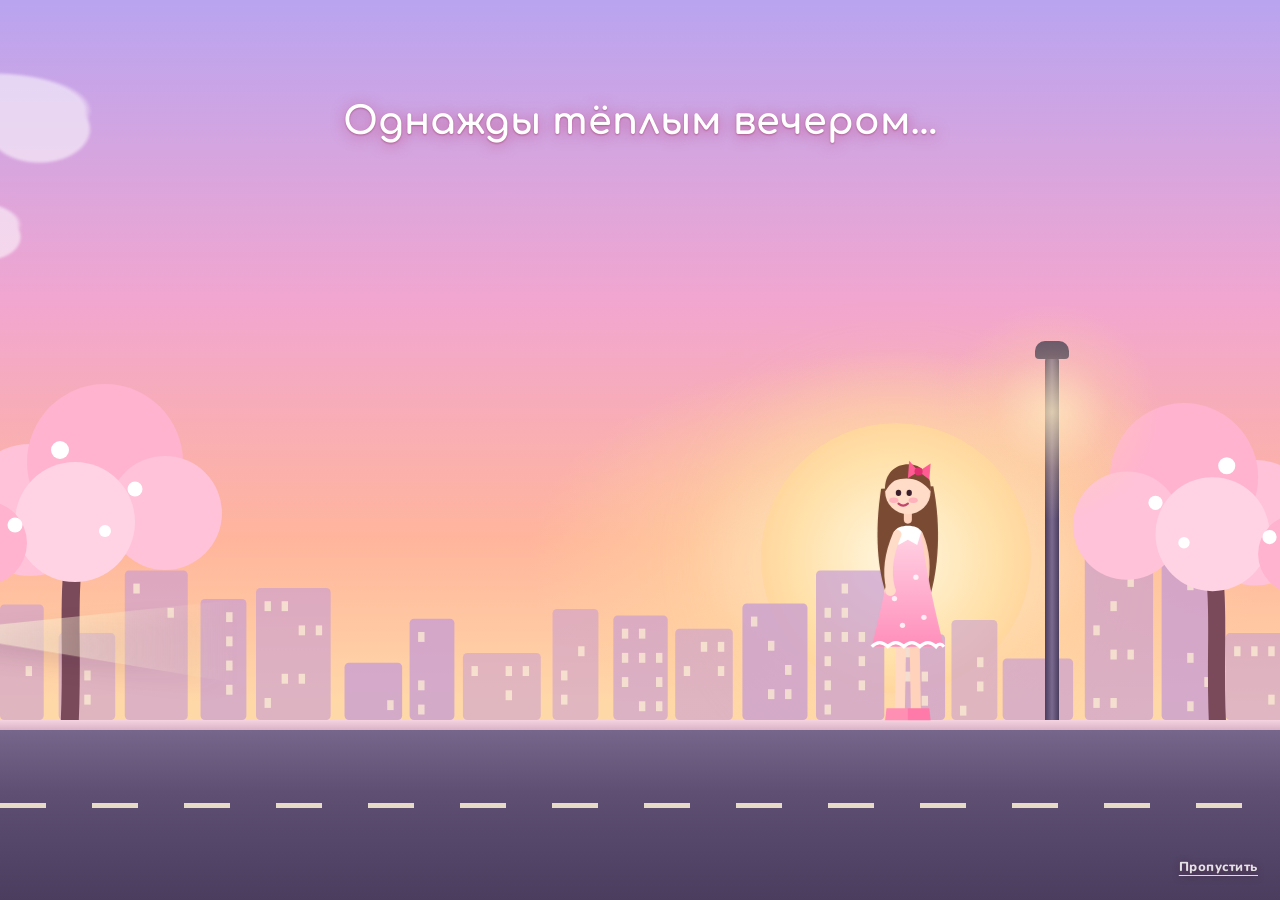
<file: public/feruzam.html>
<!doctype html>
<html lang="ru">
<head>
<meta charset="utf-8">
<meta name="viewport" content="width=device-width, initial-scale=1, viewport-fit=cover">
<title>Для Feruzam с любовью</title>
<meta name="claude:viewport-fit-sides" content="cover">
<meta name="description" content="Feruzam, у меня к тебе один важный вопрос 💌">
<meta property="og:title" content="Feruzam, это для тебя 🌹">
<meta property="og:description" content="Открой и смотри до конца.">
<meta name="theme-color" content="#ffd6e4">
<link rel="preconnect" href="https://fonts.googleapis.com">
<link rel="preconnect" href="https://fonts.gstatic.com" crossorigin>
<link rel="stylesheet" href="https://fonts.googleapis.com/css2?family=Caveat:wght@600;700&family=Comfortaa:wght@500;700&family=Nunito:wght@500;700;800&family=Pacifico&display=swap">
<style>
/* Layout: a short sunset cartoon (a pink widebody coupe pulls up, he steps out and gives her a rose), then one cute animated glass card in a pastel sky full of flowers and plush toys, then an outro where they drive off. Single pastel theme on purpose. */
:root {
  color-scheme: light;
  --blush: #ffe3ee;
  --peach: #ffd3c2;
  --lav: #e7dcff;
  --rose: #ff5c93;
  --rose-deep: #e0306f;
  --berry: #b8235a;
  --ink: #5a2140;
  --ink-soft: #8a4a68;
  --mint: #7fd6b8;
  --white: #ffffff;
  --font-name: "Pacifico", "Segoe Script", "Brush Script MT", cursive;
  --font-display: "Comfortaa", "Nunito", "Segoe UI", sans-serif;
  --font-body: "Nunito", "Segoe UI", system-ui, -apple-system, sans-serif;
  --font-hand: "Caveat", "Segoe Print", "Comic Sans MS", cursive;
  --ease: cubic-bezier(.22, 1, .36, 1);
  --spring: cubic-bezier(.34, 1.56, .64, 1);
  --radius: 46px;
  --toy-w: clamp(74px, 19vw, 112px);
}

* { box-sizing: border-box; }
[hidden] { display: none !important; }
html, body { height: 100%; }
body {
  margin: 0;
  font-family: var(--font-body);
  color: var(--ink);
  background: var(--blush);
  -webkit-font-smoothing: antialiased;
  overflow-x: hidden;
}
body.is-film { overflow: hidden; }
::selection { background: var(--rose); color: var(--white); }

/* ================= pastel world ================= */
.sky {
  position: fixed; inset: 0; z-index: 0; overflow: hidden; pointer-events: none;
  background:
    radial-gradient(90% 60% at 15% 5%, rgba(255, 255, 255, .9), transparent 60%),
    radial-gradient(70% 50% at 95% 30%, rgba(231, 220, 255, .9), transparent 65%),
    radial-gradient(80% 60% at 50% 100%, rgba(255, 211, 194, .9), transparent 70%),
    linear-gradient(180deg, #ffeef5 0%, #ffdbe8 50%, #ffc9dc 100%);
}
.cloud {
  position: absolute; left: var(--x); top: var(--y); width: var(--w); aspect-ratio: 2.4;
  background:
    radial-gradient(closest-side at 30% 60%, #fff 0 92%, transparent),
    radial-gradient(closest-side at 55% 42%, #fff 0 92%, transparent),
    radial-gradient(closest-side at 76% 62%, #fff 0 92%, transparent);
  opacity: .75; filter: blur(1px);
  animation: cloud var(--d, 60s) linear infinite; animation-delay: var(--delay, 0s);
}
@keyframes cloud { from { transform: translateX(-30vw); } to { transform: translateX(130vw); } }
.layer { position: fixed; inset: 0; pointer-events: none; overflow: hidden; }
#bg { z-index: 1; }
#fx { z-index: 9; }
#front-cv { position: fixed; inset: 0; z-index: 8; width: 100%; height: 100%; pointer-events: none; }
.floater { position: absolute; top: 100%; left: 0; will-change: transform; pointer-events: auto; cursor: pointer; }
.floater svg { display: block; width: 100%; height: auto; animation: sway var(--sw, 5s) ease-in-out infinite alternate; filter: drop-shadow(0 8px 10px rgba(184, 35, 90, .14)); }
@keyframes sway { from { transform: rotate(-9deg); } to { transform: rotate(9deg); } }
.petal { position: absolute; left: 0; top: 0; width: var(--s); height: calc(var(--s) * .8); will-change: transform; }
.petal i { display: block; width: 100%; height: 100%; border-radius: 100% 0 100% 0; background: linear-gradient(135deg, #fff3f8, #ff9cc4); opacity: .92; animation: petal-flip var(--f, 2.4s) ease-in-out infinite alternate; }
@keyframes petal-flip { from { transform: rotate3d(1, .4, 0, 0deg); } to { transform: rotate3d(1, .4, 0, 160deg); } }
.bit { position: absolute; left: 0; top: 0; margin: -.5em 0 0 -.5em; line-height: 1; pointer-events: none; will-change: transform; }

.meadow { position: fixed; left: 0; right: 0; bottom: 0; height: 150px; z-index: 2; pointer-events: none; }
.meadow svg.hill { position: absolute; left: 0; bottom: 0; width: 100%; height: 78px; display: block; }
.meadow-part { position: absolute; inset: 0; }
.flower { position: absolute; left: calc(var(--x) - var(--w) / 2); bottom: var(--b); width: var(--w); transform-origin: 50% 100%; animation: flower-sway var(--d, 3.4s) ease-in-out infinite alternate; animation-delay: var(--delay, 0s); }
.flower svg { display: block; width: 100%; height: auto; }
@keyframes flower-sway { from { transform: rotate(-6deg); } to { transform: rotate(6deg); } }

/* ================= stage + animated card ================= */
.stage {
  position: relative; z-index: 3;
  min-height: 100%;
  display: grid; place-items: center; grid-template-columns: minmax(0, 1fr);
  padding-block: calc(var(--toy-w) * 1.05 + 30px) 96px;
  padding-left: max(16px, env(safe-area-inset-left, 0px));
  padding-right: max(16px, env(safe-area-inset-right, 0px));
  pointer-events: none;
  transition: opacity 1s var(--ease);
}
body.is-film .stage { opacity: 0; }
.card-float { width: min(100%, 680px); pointer-events: auto; }
body.is-revealed .card-float { animation: float 6s ease-in-out infinite; }
body.is-revealed .card-jelly { animation: card-in 1.3s var(--spring) both; }
@keyframes float { 0%, 100% { transform: translateY(0) rotate(-.3deg); } 50% { transform: translateY(-10px) rotate(.3deg); } }
@keyframes card-in { from { transform: translateY(60px) scale(.85) rotate(-3deg); opacity: .2; } }

@property --ang { syntax: "<angle>"; inherits: false; initial-value: 0deg; }
.card {
  position: relative; isolation: isolate;
  border-radius: var(--radius);
  padding: clamp(30px, 6.6vw, 54px) clamp(22px, 6vw, 54px) clamp(30px, 6vw, 50px);
  background: linear-gradient(155deg, rgba(255,255,255,.62) 0%, rgba(255,255,255,.26) 36%, rgba(255,240,247,.18) 62%, rgba(255,255,255,.36) 100%);
  -webkit-backdrop-filter: blur(22px) saturate(180%) brightness(1.04);
  backdrop-filter: blur(22px) saturate(180%) brightness(1.04);
  box-shadow:
    inset 0 1.5px 0 rgba(255,255,255,.95),
    inset 0 22px 44px -28px rgba(255,255,255,.95),
    inset 0 -30px 60px -36px rgba(255, 92, 147, .35),
    0 44px 90px -34px rgba(196, 24, 108, .5),
    0 14px 30px -14px rgba(160, 20, 90, .22);
  transform: perspective(1300px) rotateX(var(--rx, 0deg)) rotateY(var(--ry, 0deg));
  transition: transform .7s var(--ease);
  animation: breathe 5s ease-in-out infinite;
}
@keyframes breathe { 50% { box-shadow: inset 0 1.5px 0 rgba(255,255,255,.95), inset 0 22px 44px -28px rgba(255,255,255,.95), inset 0 -30px 60px -36px rgba(255,92,147,.45), 0 50px 100px -32px rgba(196,24,108,.6), 0 14px 30px -14px rgba(160,20,90,.22); } }
.card.refract { backdrop-filter: url(#lg-refract) blur(13px) saturate(190%) brightness(1.05); }
.card::before {
  content: ""; position: absolute; inset: 0; z-index: 2; border-radius: inherit; padding: 2.5px; pointer-events: none;
  background: conic-gradient(from var(--ang), #ff9ec7, #ffd1a8, #fff3b0, #9fe3cf, #c9a7ff, #ff9ec7);
  -webkit-mask: linear-gradient(#000 0 0) content-box, linear-gradient(#000 0 0);
  -webkit-mask-composite: xor;
  mask: linear-gradient(#000 0 0) content-box exclude, linear-gradient(#000 0 0);
  animation: spin-border 5s linear infinite;
}
@keyframes spin-border { to { --ang: 360deg; } }
.glass-fx { position: absolute; inset: 0; z-index: -1; border-radius: inherit; overflow: hidden; pointer-events: none; }
.sheen { position: absolute; inset: 0; background: radial-gradient(120% 55% at 50% -12%, rgba(255,255,255,.65), transparent 58%); }
.glare {
  position: absolute; left: -30%; top: -75%; width: 150%; aspect-ratio: 1;
  background: radial-gradient(circle, rgba(255,255,255,.5) 0%, rgba(255,255,255,.15) 26%, rgba(255,255,255,0) 52%);
  transition: transform .5s var(--ease);
}
.glare.drift { animation: glare-drift 11s ease-in-out infinite alternate; }
@keyframes glare-drift { from { transform: translate(-18%, 4%); } to { transform: translate(22%, 28%); } }
.card-hearts i {
  position: absolute; bottom: -30px; left: var(--x); font-style: normal; font-size: var(--s); color: var(--rose); opacity: 0;
  animation: card-heart var(--d) ease-in infinite; animation-delay: var(--delay);
}
@keyframes card-heart { 0% { transform: translateY(0) rotate(0deg); opacity: 0; } 15% { opacity: .28; } 85% { opacity: .2; } 100% { transform: translateY(-120vh) rotate(40deg); opacity: 0; } }

/* toys + bow + flowers on the card */
.toy { position: absolute; z-index: 3; pointer-events: auto; cursor: pointer; width: var(--toy-w); padding: 0; border: 0; background: none; -webkit-tap-highlight-color: transparent; }
.toy:focus-visible { outline: 3px solid var(--rose); outline-offset: 4px; border-radius: 20px; }
.toy svg { display: block; width: 100%; height: auto; overflow: visible; filter: drop-shadow(0 6px 8px rgba(120, 30, 70, .2)); }
.bear { left: clamp(14px, 6%, 44px); top: calc(var(--toy-w) * -1.0); }
.bunny-toy { right: clamp(14px, 6%, 44px); top: calc(var(--toy-w) * -1.18); }
.toy.boop svg { animation: boop .6s var(--spring); }
@keyframes boop { 40% { transform: scale(1.12, .9) translateY(4px); } 70% { transform: scale(.95, 1.06) translateY(-8px); } }
.t-head { transform-box: view-box; transform-origin: 60px 70px; animation: tilt 4s ease-in-out infinite alternate; }
.t-ear-l { transform-box: view-box; transform-origin: 32px 30px; animation: ear-wig 3s ease-in-out infinite; }
.t-arm-r { transform-box: view-box; transform-origin: 84px 88px; animation: wave 6s ease-in-out infinite 2s; }
.t-eyes, .b-eyes, .g-eyes, .y-eyes { transform-box: fill-box; transform-origin: center; animation: blink 4.4s infinite; }
.bn-ear-r { transform-box: view-box; transform-origin: 66px 50px; animation: flop 3.4s ease-in-out infinite; }
.bn-ear-l { transform-box: view-box; transform-origin: 46px 50px; animation: flop 3.4s ease-in-out infinite .4s reverse; }
.bn-body { transform-box: view-box; transform-origin: 55px 136px; animation: squish 2.4s ease-in-out infinite; }
@keyframes tilt { from { transform: rotate(-6deg); } to { transform: rotate(6deg); } }
@keyframes ear-wig { 0%, 85%, 100% { transform: rotate(0); } 90% { transform: rotate(-14deg); } 95% { transform: rotate(6deg); } }
@keyframes wave { 0%, 78%, 100% { transform: rotate(0); } 82% { transform: rotate(-50deg); } 86% { transform: rotate(-30deg); } 90% { transform: rotate(-55deg); } 94% { transform: rotate(-32deg); } }
@keyframes blink { 0%, 92%, 100% { transform: scaleY(1); } 95% { transform: scaleY(.1); } }
@keyframes flop { 0%, 100% { transform: rotate(0); } 50% { transform: rotate(10deg); } }
@keyframes squish { 0%, 100% { transform: scale(1, 1); } 50% { transform: scale(1.03, .97); } }
.bow { position: absolute; left: 50%; top: -34px; width: clamp(70px, 16vw, 96px); margin-left: calc(clamp(70px, 16vw, 96px) / -2); z-index: 3; pointer-events: none; animation: bow 2.6s ease-in-out infinite; transform-origin: 50% 40%; }
.bow svg { display: block; width: 100%; height: auto; filter: drop-shadow(0 4px 6px rgba(184, 35, 90, .3)); }
@keyframes bow { 0%, 100% { transform: rotate(-4deg) scale(1); } 50% { transform: rotate(4deg) scale(1.05); } }
.bouquet { position: absolute; bottom: -26px; width: clamp(80px, 20vw, 120px); z-index: 3; pointer-events: none; transform-origin: 50% 100%; animation: bloom 1.2s var(--spring) both 1.2s, flower-sway 4s ease-in-out infinite alternate 2.4s; }
.bouquet svg { display: block; width: 100%; height: auto; filter: drop-shadow(0 6px 8px rgba(184, 35, 90, .2)); }
.bouquet-l { left: -18px; }
.bouquet-r { right: -18px; }
.bouquet-r svg { transform: scaleX(-1); }
@keyframes bloom { from { transform: scale(0) rotate(-30deg); } }
body:not(.is-revealed) .bouquet { animation-play-state: paused; }

/* ================= card content ================= */
.steps { position: relative; }
.step { display: flex; flex-direction: column; align-items: flex-start; }
.step > * { max-width: 100%; }
.step-title:focus { outline: none; }
.kicker {
  display: inline-flex; align-items: center; gap: 9px; margin: 0;
  padding: 8px 15px 8px 11px; border-radius: 999px;
  font-size: 12px; font-weight: 800; letter-spacing: .14em; text-transform: uppercase;
  color: var(--rose-deep);
  background: rgba(255,255,255,.62);
  box-shadow: inset 0 1px 0 rgba(255,255,255,.95), 0 1px 2px rgba(200, 40, 110, .12);
}
.kicker-dot { width: 8px; height: 8px; border-radius: 50%; background: var(--rose); box-shadow: 0 0 0 4px rgba(255, 92, 147, .18); animation: dot 1.6s ease-in-out infinite; }
@keyframes dot { 50% { box-shadow: 0 0 0 8px rgba(255, 92, 147, 0); } }
.hand { margin: 22px 0 0 4px; font-family: var(--font-hand); font-weight: 700; font-size: clamp(25px, 6vw, 33px); line-height: 1; color: var(--rose-deep); transform: rotate(-4deg); transform-origin: left center; text-wrap: balance; }
.name {
  margin: 6px 0 0 -4px; padding-bottom: .1em;
  font-family: var(--font-name); font-weight: 400;
  font-size: clamp(56px, 15vw, 104px); line-height: 1.25; white-space: nowrap;
  filter: drop-shadow(0 8px 16px rgba(224, 48, 111, .28));
}
.name span {
  display: inline-block;
  padding: .02em .1em .16em .02em; margin: -.02em -.1em -.16em -.02em;
  background: linear-gradient(180deg, #ff8fbb 10%, var(--rose) 50%, var(--berry) 95%);
  -webkit-background-clip: text; background-clip: text; color: transparent;
  animation: hop-letter 3.6s ease-in-out infinite; animation-delay: calc(var(--i) * 110ms + 1s);
}
body:not(.is-revealed) .name span { animation-play-state: paused; }
@keyframes hop-letter { 0%, 20%, 100% { transform: translateY(0) rotate(0); } 8% { transform: translateY(-.16em) rotate(-4deg); } 14% { transform: translateY(.02em) rotate(2deg); } }
.ask-body { width: 100%; margin-top: 10px; display: grid; gap: 14px 36px; }
.lead { margin: 0; font-size: 16.5px; line-height: 1.6; color: var(--ink-soft); max-width: 34ch; }
.question { margin: 0; font-family: var(--font-display); font-weight: 700; font-size: clamp(25px, 4.6vw, 36px); line-height: 1.2; text-wrap: balance; }
.answers { margin-top: 22px; display: flex; flex-wrap: wrap; align-items: center; gap: 12px; }
.no-slot { display: inline-flex; }
@media (min-width: 760px) {
  .ask-body { grid-template-columns: minmax(0, .8fr) minmax(0, 1.2fr); align-items: start; }
  .lead { padding-top: 6px; }
}
.btn {
  font: 800 17px/1 var(--font-body);
  border: 0; border-radius: 999px; padding: 17px 28px;
  display: inline-flex; align-items: center; justify-content: center; gap: 10px;
  cursor: pointer; white-space: nowrap;
  -webkit-tap-highlight-color: transparent; touch-action: manipulation;
}
.btn:focus-visible { outline: 3px solid var(--white); outline-offset: 3px; box-shadow: 0 0 0 6px var(--rose); }
.btn-yes {
  position: relative; color: var(--white);
  background: linear-gradient(180deg, #ff86b6 0%, var(--rose) 50%, var(--rose-deep) 100%);
  box-shadow: inset 0 1px 0 rgba(255,255,255,.6), inset 0 -3px 8px rgba(140, 0, 60, .22), 0 14px 28px -12px rgba(224, 48, 111, .75);
  transform: scale(var(--grow, 1)); transform-origin: left center;
  transition: transform .5s var(--spring), box-shadow .3s;
  text-shadow: 0 1px 1px rgba(140, 0, 60, .25);
}
.btn-yes::after { content: ""; position: absolute; inset: -4px; border-radius: inherit; pointer-events: none; border: 2px solid rgba(255, 92, 147, .55); animation: ring 1.9s ease-out infinite; }
@keyframes ring { from { transform: scale(.96); opacity: .9; } to { transform: scale(1.16, 1.3); opacity: 0; } }
.btn-yes:hover { box-shadow: inset 0 1px 0 rgba(255,255,255,.6), inset 0 -3px 8px rgba(140,0,60,.22), 0 18px 36px -12px rgba(224,48,111,.9); }
.btn-yes:active { transform: scale(calc(var(--grow, 1) * .95)); }
.btn-wide { width: 100%; white-space: normal; line-height: 1.25; text-align: center; }
.btn-no { color: var(--ink-soft); background: rgba(255,255,255,.55); box-shadow: inset 0 1px 0 rgba(255,255,255,.95), inset 0 0 0 1px rgba(255,255,255,.6), 0 4px 12px -6px rgba(160, 30, 90, .3); }
.btn-no.is-loose { position: fixed; z-index: 6; left: 0; top: 0; background: rgba(255,255,255,.65); -webkit-backdrop-filter: blur(12px) saturate(180%); backdrop-filter: blur(12px) saturate(180%); transition: left .42s var(--spring), top .42s var(--spring); }
.btn-no.is-surrender { color: var(--rose-deep); }
.hint { margin: 18px 0 0; font-size: 14px; line-height: 1.45; color: var(--ink-soft); min-height: 1.45em; }
.title { margin: 20px 0 0; font-family: var(--font-display); font-weight: 700; font-size: clamp(30px, 6.6vw, 46px); line-height: 1.12; text-wrap: balance; }
.title em { font-style: normal; font-family: var(--font-name); font-weight: 400; color: var(--rose-deep); }
.field { border: 0; padding: 0; margin: 24px 0 0; min-width: 0; width: 100%; }
.field-label, .field legend { display: block; padding: 0; margin: 0 0 10px; font-size: 12px; font-weight: 800; letter-spacing: .14em; text-transform: uppercase; color: var(--ink-soft); }
.tabs { display: flex; gap: 6px; padding: 5px; border-radius: 999px; background: rgba(255,255,255,.45); box-shadow: inset 0 1px 0 rgba(255,255,255,.9), inset 0 0 0 1px rgba(255,255,255,.55); margin-bottom: 12px; overflow-x: auto; scrollbar-width: none; }
.tabs::-webkit-scrollbar { display: none; }
.tab { flex: 1 0 auto; padding: 11px 14px; border: 0; border-radius: 999px; cursor: pointer; font: 800 13.5px/1 var(--font-body); color: var(--ink-soft); background: none; white-space: nowrap; transition: background .25s, color .25s, box-shadow .25s; }
.tab[aria-selected="true"] { color: var(--white); background: linear-gradient(180deg, #ff86b6, var(--rose)); box-shadow: 0 6px 14px -6px rgba(224, 48, 111, .8); }
.tab:focus-visible { outline: 3px solid var(--rose); outline-offset: 2px; }
.tab .n { opacity: .65; margin-left: 4px; font-weight: 700; }
.chips { display: grid; grid-template-columns: repeat(2, minmax(0, 1fr)); gap: 10px; }
@media (min-width: 760px) { .chips { grid-template-columns: repeat(3, minmax(0, 1fr)); } }
.chip { position: relative; display: block; min-width: 0; }
.chip input { position: absolute; opacity: 0; width: 1px; height: 1px; pointer-events: none; }
.chip-face { display: flex; align-items: center; gap: 10px; height: 100%; padding: 13px 14px; border-radius: 18px; font-weight: 700; font-size: 15px; line-height: 1.2; color: var(--ink); background: rgba(255,255,255,.45); box-shadow: inset 0 1px 0 rgba(255,255,255,.9), inset 0 0 0 1px rgba(255,255,255,.55); cursor: pointer; transition: transform .3s var(--spring), background .2s, box-shadow .2s, color .2s; }
.chip-emoji { font-size: 22px; line-height: 1; flex: none; }
.chip:hover .chip-face { transform: translateY(-2px) rotate(-1deg); background: rgba(255,255,255,.65); }
.chip input:checked + .chip-face, .chip-face.roll { color: var(--rose-deep); background: linear-gradient(180deg, rgba(255,255,255,.92), rgba(255,214,231,.92)); box-shadow: inset 0 0 0 2px var(--rose), 0 10px 20px -12px rgba(224, 48, 111, .7); }
.chip-face.roll { transform: scale(1.05); }
.chip input:focus-visible + .chip-face { outline: 3px solid var(--rose); outline-offset: 2px; }
.fate-row { display: flex; flex-wrap: wrap; align-items: center; justify-content: space-between; gap: 10px 16px; margin-top: 12px; }
.picked { margin: 0; font-size: 14.5px; color: var(--ink-soft); min-height: 1.4em; }
.picked b { color: var(--rose-deep); }
.fate { padding: 11px 16px; border-radius: 999px; border: 0; cursor: pointer; font: 800 13.5px/1 var(--font-body); color: var(--rose-deep); background: rgba(255,255,255,.7); box-shadow: inset 0 0 0 1.5px rgba(255, 92, 147, .45); transition: transform .3s var(--spring), background .2s; }
.fate:hover { transform: translateY(-1px) rotate(-2deg); background: #fff; }
.fate:focus-visible { outline: 3px solid var(--rose); outline-offset: 2px; }
.fate[disabled] { opacity: .6; cursor: progress; }
.when { display: grid; grid-template-columns: minmax(0, 1.4fr) minmax(0, 1fr); gap: 10px; width: 100%; margin-top: 18px; }
.when > div { min-width: 0; }
.input { display: block; width: 100%; min-height: 52px; font: 700 16px var(--font-body); color: var(--ink); padding: 13px 14px; border: 0; border-radius: 16px; background: rgba(255,255,255,.6); box-shadow: inset 0 1px 0 rgba(255,255,255,.95), inset 0 0 0 1px rgba(255,255,255,.6); -webkit-appearance: none; appearance: none; }
.input::-webkit-date-and-time-value { text-align: left; }
.input:focus-visible { outline: 3px solid var(--rose); outline-offset: 2px; }
.plan-actions { width: 100%; margin-top: 24px; }
.ticket-wrap { width: 100%; margin-top: 22px; filter: drop-shadow(0 16px 22px rgba(160, 20, 90, .22)); }
.ticket {
  --cut: calc(100% - 66px);
  border-radius: 24px;
  background: linear-gradient(180deg, rgba(255,255,255,.95), rgba(255,236,245,.9));
  -webkit-mask: radial-gradient(circle 12px at left var(--cut), #0000 97%, #000) left / 51% 100% no-repeat, radial-gradient(circle 12px at right var(--cut), #0000 97%, #000) right / 51% 100% no-repeat;
  mask: radial-gradient(circle 12px at left var(--cut), #0000 97%, #000) left / 51% 100% no-repeat, radial-gradient(circle 12px at right var(--cut), #0000 97%, #000) right / 51% 100% no-repeat;
}
.ticket-main { padding: 20px 22px 18px; }
.ticket-label { margin: 0 0 14px; font-size: 11.5px; font-weight: 800; letter-spacing: .16em; text-transform: uppercase; color: var(--rose-deep); }
.ticket-rows { display: grid; gap: 10px; margin: 0; }
.ticket-rows > div { display: grid; grid-template-columns: 58px minmax(0, 1fr); gap: 12px; align-items: baseline; }
.ticket-rows dt { font-size: 11.5px; font-weight: 800; letter-spacing: .12em; text-transform: uppercase; color: var(--ink-soft); }
.ticket-rows dd { margin: 0; font-family: var(--font-display); font-weight: 700; font-size: 17px; line-height: 1.3; }
.ticket-stub { height: 66px; margin: 0 16px; padding: 0 6px; border-top: 2px dashed rgba(224, 48, 111, .32); display: flex; align-items: center; justify-content: space-between; gap: 12px; }
.stamp { flex: none; width: 40px; height: 40px; border-radius: 50%; display: grid; place-items: center; color: var(--white); background: var(--rose); font-size: 19px; transform: rotate(-12deg); box-shadow: 0 0 0 3px rgba(255,255,255,.95), 0 0 0 5px rgba(255, 92, 147, .45); }
.count { font-weight: 800; font-size: 14.5px; color: var(--rose-deep); text-align: right; font-variant-numeric: tabular-nums; }
.note { font-size: clamp(24px, 5.6vw, 30px); margin-top: 20px; transform: rotate(-2deg); text-wrap: balance; }
.done-actions { display: flex; flex-wrap: wrap; align-items: center; gap: 8px 18px; margin-top: 14px; }
.btn-ride { padding: 14px 22px; font-size: 15px; }
.btn-link { background: none; border: 0; padding: 8px 2px; cursor: pointer; font: 700 14.5px var(--font-body); color: var(--ink-soft); text-decoration: underline; text-decoration-color: rgba(138, 74, 104, .4); text-underline-offset: 4px; }
.btn-link:hover { color: var(--rose-deep); }
.btn-link:focus-visible { outline: 3px solid var(--rose); outline-offset: 2px; border-radius: 6px; }

/* ================= the film (intro + outro) ================= */
.film { position: fixed; inset: 0; z-index: 50; overflow: hidden; background: #ffb8a8; }
.film-sky {
  position: absolute; inset: 0;
  background:
    radial-gradient(40% 32% at 70% 62%, rgba(255, 244, 214, .95), rgba(255, 214, 160, .55) 40%, transparent 72%),
    linear-gradient(180deg, #b9a4f0 0%, #f2a6cf 34%, #ffb59c 60%, #ffd8a8 78%);
}
.sun { position: absolute; left: 70%; top: 62%; width: min(30vw, 30vh); aspect-ratio: 1; margin: calc(min(30vw, 30vh) / -2) 0 0 calc(min(30vw, 30vh) / -2); border-radius: 50%; background: radial-gradient(circle, #fff7e0 0%, #ffe0a8 55%, #ffc58c 100%); box-shadow: 0 0 80px 30px rgba(255, 220, 170, .6); animation: sun 8s ease-in-out infinite alternate; }
@keyframes sun { to { box-shadow: 0 0 110px 44px rgba(255, 220, 170, .7); } }
.film .cloud { opacity: .55; }
.skyline { position: absolute; left: 0; width: 100%; display: block; }
.tree { position: absolute; display: block; pointer-events: none; }
.tree .blossom { transform-box: fill-box; transform-origin: 50% 100%; animation: blossom 4s ease-in-out infinite alternate; }
@keyframes blossom { from { transform: rotate(-1.5deg); } to { transform: rotate(1.5deg); } }
.road { position: absolute; left: 0; right: 0; bottom: 0; background: linear-gradient(180deg, #7b6a8f 0%, #5e4f73 40%, #4a3d5e 100%); }
.road::before { content: ""; position: absolute; left: 0; right: 0; top: 0; height: 10px; background: linear-gradient(180deg, #f6d3e0, #d9b3c6); }
.road::after { content: ""; position: absolute; left: 0; right: 0; top: 46%; height: 5px; background: repeating-linear-gradient(90deg, rgba(255, 244, 214, .85) 0 46px, transparent 46px 92px); }
.lamp { position: absolute; width: 14px; background: linear-gradient(90deg, #4a3d5e, #7b6a8f 50%, #4a3d5e); border-radius: 6px 6px 0 0; }
.lamp::before { content: ""; position: absolute; left: -10px; top: -14px; width: 34px; height: 18px; border-radius: 10px 10px 4px 4px; background: #4a3d5e; }
.lamp::after { content: ""; position: absolute; left: -110px; top: -60px; width: 234px; height: 234px; border-radius: 50%; background: radial-gradient(circle, rgba(255, 236, 190, .75), rgba(255, 220, 160, .25) 35%, transparent 65%); animation: lamp 3s ease-in-out infinite alternate; }
@keyframes lamp { to { opacity: .8; } }
.actor { position: absolute; left: 0; top: 0; will-change: transform; }
.actor svg { display: block; width: 100%; height: auto; overflow: visible; }
.car svg { filter: drop-shadow(0 10px 10px rgba(60, 20, 60, .25)); }
.car .rim { transform-box: fill-box; transform-origin: center; }
.car .door { transform-box: view-box; transform-origin: 398px 128px; transition: transform .55s var(--ease); }
.car.door-open .door { transform: scaleX(.16) skewY(-7deg); }
.car .brake { transition: filter .2s, fill .2s; }
.car.braking .brake { fill: #ff1f4b; filter: drop-shadow(0 0 6px #ff1f4b) drop-shadow(0 0 14px #ff4f73); }
.car .beam { opacity: .8; animation: beam 2s ease-in-out infinite alternate; }
@keyframes beam { to { opacity: .55; } }
.speed { position: absolute; height: 3px; border-radius: 3px; background: linear-gradient(90deg, transparent, rgba(255, 255, 255, .9)); pointer-events: none; }
.puff { position: absolute; left: 0; top: 0; width: 40px; height: 40px; margin: -20px 0 0 -20px; border-radius: 50%; background: radial-gradient(circle, rgba(255, 255, 255, .85), rgba(255, 240, 248, .4) 55%, transparent 70%); pointer-events: none; }
.walking .leg-a { animation: leg .42s ease-in-out infinite alternate; }
.walking .leg-b { animation: leg .42s ease-in-out infinite alternate-reverse; }
.walking .bodybob { animation: bob .21s ease-in-out infinite alternate; }
@keyframes leg { from { transform: rotate(-18deg); } to { transform: rotate(18deg); } }
@keyframes bob { to { transform: translateY(-3px); } }
.guy .leg-a, .guy .leg-b { transform-box: view-box; transform-origin: 47px 140px; }
.girl .leg-a, .girl .leg-b { transform-box: view-box; transform-origin: 50px 150px; }
.face-flip svg { transform: scaleX(-1); }
.guy .y-arm { transform-box: view-box; transform-origin: 62px 84px; transition: transform .5s var(--spring); }
.guy.offer .y-arm { transform: rotate(-72deg); }
.guy .y-rose-front { opacity: 0; transition: opacity .2s; }
.guy.offer .y-rose-front { opacity: 1; }
.guy.offer .y-rose-back { opacity: 0; }
.guy.gave .y-rose-front { opacity: 0; }
.guy.gave .y-arm { transform: rotate(-20deg); }
.girl .g-arm { transform-box: view-box; transform-origin: 42px 72px; transition: transform .5s var(--spring); }
.girl .g-arm2 { transform-box: view-box; transform-origin: 58px 72px; transition: transform .5s var(--spring); }
.girl.surprised .g-arm { transform: rotate(150deg); }
.girl.surprised .g-arm2 { transform: rotate(-150deg); }
.girl .g-rose { opacity: 0; transition: opacity .25s; }
.girl.holding .g-rose { opacity: 1; }
.girl.holding .g-arm { transform: rotate(118deg); }
.girl.holding .g-arm2 { transform: rotate(0deg); }
.girl .g-blush { transition: opacity .4s, transform .4s; transform-box: fill-box; transform-origin: center; }
.girl.surprised .g-blush, .girl.holding .g-blush { opacity: 1; transform: scale(1.3); }
.girl .g-hair { transform-box: view-box; transform-origin: 50px 40px; animation: hair 3s ease-in-out infinite alternate; }
@keyframes hair { from { transform: rotate(-2deg); } to { transform: rotate(2deg); } }
.actor.hop svg { animation: hop .45s var(--spring) 2; }
@keyframes hop { 50% { transform: translateY(-12%); } }
.face-flip.hop svg { animation-name: hop-flip; }
@keyframes hop-flip { 0%, 100% { transform: scaleX(-1); } 50% { transform: scaleX(-1) translateY(-12%); } }
.caption {
  position: absolute; left: 50%; top: 11%; transform: translateX(-50%);
  width: min(92vw, 720px); margin: 0; text-align: center;
  font-family: var(--font-display); font-weight: 700; font-size: clamp(22px, 5.4vw, 38px); line-height: 1.25;
  color: var(--white); text-shadow: 0 2px 14px rgba(184, 35, 90, .5), 0 1px 2px rgba(120, 20, 60, .4);
  text-wrap: balance; pointer-events: none;
}
.caption .nm { font-family: var(--font-name); font-weight: 400; font-size: 1.15em; }
.film-cta { position: absolute; left: 50%; top: calc(11% + clamp(90px, 15vw, 140px)); transform: translateX(-50%); display: flex; flex-wrap: wrap; justify-content: center; align-items: center; gap: 10px 18px; width: min(92vw, 560px); }
.film-cta .btn { box-shadow: 0 14px 28px -10px rgba(140, 0, 60, .55); }
.film-link { background: none; border: 0; padding: 10px 6px; cursor: pointer; font: 800 14px var(--font-body); color: var(--white); text-decoration: underline; text-underline-offset: 4px; text-shadow: 0 1px 6px rgba(120, 20, 60, .5); }
.film-link:focus-visible { outline: 2px solid var(--white); outline-offset: 2px; border-radius: 6px; }
.film-sub { margin: 0; width: 100%; text-align: center; font: 800 15px var(--font-body); color: var(--white); text-shadow: 0 1px 8px rgba(120, 20, 60, .55); }
.film-skip { position: absolute; z-index: 5; right: max(16px, env(safe-area-inset-right, 0px)); bottom: calc(14px + env(safe-area-inset-bottom, 0px)); padding: 10px 6px; border: 0; background: none; cursor: pointer; font: 800 13px var(--font-body); letter-spacing: .04em; color: rgba(255, 255, 255, .85); text-decoration: underline; text-underline-offset: 4px; text-shadow: 0 1px 6px rgba(80, 20, 50, .5); }
.film-skip:focus-visible { outline: 2px solid var(--white); outline-offset: 2px; border-radius: 6px; }
.film-heart { position: absolute; left: 0; top: 0; margin: -.5em 0 0 -.5em; pointer-events: none; line-height: 1; will-change: transform; }
.wipe { position: fixed; inset: 0; z-index: 70; pointer-events: none; display: grid; place-items: center; }
.wipe svg { width: 120px; height: auto; transform: scale(0); }

.defs { position: absolute; width: 0; height: 0; overflow: hidden; }

@media (max-width: 420px) {
  .chip-face { padding: 12px 11px; font-size: 14px; gap: 8px; }
  .btn { padding: 16px 22px; font-size: 16px; }
  .tab { padding: 10px 8px; font-size: 13px; }
  .tab .n { display: none; }
}
@media (prefers-reduced-transparency: reduce) { .card { background: rgba(255, 246, 250, .94); } }
@media (prefers-reduced-motion: reduce) {
  *, *::before, *::after { animation-duration: .001ms !important; animation-iteration-count: 1 !important; animation-delay: 0s !important; transition-duration: .001ms !important; transition-delay: 0s !important; }
}
</style>
</head>
<body class="is-film">

<svg class="defs" width="0" height="0" aria-hidden="true" focusable="false">
  <defs>
    <linearGradient id="carBody" x1="0" y1="0" x2="0" y2="1"><stop offset="0" stop-color="#ffe0ec"/><stop offset=".35" stop-color="#ffa6c8"/><stop offset=".75" stop-color="#f27aa8"/><stop offset="1" stop-color="#d8558a"/></linearGradient>
    <linearGradient id="carGlass" x1="0" y1="0" x2="1" y2="1"><stop offset="0" stop-color="#5a4a78"/><stop offset=".45" stop-color="#2d2140"/><stop offset=".5" stop-color="#8f7fb8"/><stop offset=".56" stop-color="#2d2140"/><stop offset="1" stop-color="#1e1630"/></linearGradient>
    <radialGradient id="rimGold" cx="40%" cy="35%" r="70%"><stop offset="0" stop-color="#fff1e4"/><stop offset=".55" stop-color="#f2b89a"/><stop offset="1" stop-color="#b8735a"/></radialGradient>
    <linearGradient id="beamG" x1="0" y1="0" x2="1" y2="0"><stop offset="0" stop-color="#fff6d8" stop-opacity=".9"/><stop offset="1" stop-color="#fff6d8" stop-opacity="0"/></linearGradient>
    <linearGradient id="dressG" x1="0" y1="0" x2="0" y2="1"><stop offset="0" stop-color="#ffd3e4"/><stop offset="1" stop-color="#ff8fbb"/></linearGradient>
    <linearGradient id="hoodG" x1="0" y1="0" x2="1" y2="0"><stop offset="0" stop-color="#a9c8ff"/><stop offset="1" stop-color="#7fa6ef"/></linearGradient>
    <linearGradient id="bearG" x1="0" y1="0" x2="0" y2="1"><stop offset="0" stop-color="#e3ad78"/><stop offset="1" stop-color="#c48a56"/></linearGradient>
    <filter id="lg-refract" filterUnits="userSpaceOnUse" primitiveUnits="userSpaceOnUse" x="0" y="0" width="680" height="700" color-interpolation-filters="sRGB">
      <feImage id="lg-map" x="0" y="0" width="680" height="700" preserveAspectRatio="none" result="map"/>
      <feDisplacementMap in="SourceGraphic" in2="map" scale="52" xChannelSelector="R" yChannelSelector="G"/>
    </filter>
  </defs>
</svg>

<div class="sky" id="sky" aria-hidden="true">
  <div class="cloud" style="--x:-10%;--y:10%;--w:240px;--d:70s;--delay:-20s"></div>
  <div class="cloud" style="--x:-10%;--y:26%;--w:170px;--d:55s;--delay:-40s"></div>
  <div class="cloud" style="--x:-10%;--y:6%;--w:130px;--d:48s;--delay:-8s"></div>
</div>
<div class="layer" id="bg" aria-hidden="true"></div>
<div class="meadow" aria-hidden="true">
  <svg class="hill" viewBox="0 0 1440 160" preserveAspectRatio="none"><path d="M0 64 C 180 30, 360 30, 540 58 C 720 86, 900 84, 1080 52 C 1230 26, 1340 34, 1440 50 L 1440 160 L 0 160 Z" fill="#ffb3cf"/><path d="M0 64 C 180 30, 360 30, 540 58 C 720 86, 900 84, 1080 52 C 1230 26, 1340 34, 1440 50" fill="none" stroke="#fff" stroke-opacity=".6" stroke-width="2" vector-effect="non-scaling-stroke"/></svg>
  <div class="meadow-part" id="flowers"></div>
</div>

<main class="stage" id="stage" inert>
  <div class="card-float">
    <div class="card-jelly" id="jelly">
      <article class="card" id="card">
        <div class="glass-fx" aria-hidden="true">
          <div class="sheen"></div><div class="glare" id="glare"></div>
          <div class="card-hearts" id="card-hearts"></div>
        </div>

        <div class="bow" aria-hidden="true">
          <svg viewBox="0 0 120 80"><path d="M60 34 C 40 10, 10 6, 8 24 C 6 40, 30 46, 60 40 Z" fill="#ff7aa8"/><path d="M60 34 C 80 10, 110 6, 112 24 C 114 40, 90 46, 60 40 Z" fill="#ff7aa8"/><path d="M60 36 C 44 18, 22 14, 18 24 C 26 22, 44 26, 58 36 Z M60 36 C 76 18, 98 14, 102 24 C 94 22, 76 26, 62 36 Z" fill="#ffb3cf"/><path d="M54 40 L 40 76 L 50 72 L 56 78 L 60 42 Z M66 40 L 80 76 L 70 72 L 64 78 L 60 42 Z" fill="#f2578f"/><ellipse cx="60" cy="37" rx="9" ry="8" fill="#e0306f"/><ellipse cx="57" cy="34" rx="3" ry="2" fill="#fff" opacity=".6"/></svg>
        </div>
        <button class="toy bear" id="bear" type="button" aria-label="Мишка">
          <svg viewBox="0 0 120 130" aria-hidden="true">
            <ellipse cx="38" cy="124" rx="14" ry="9" fill="#c48a56"/><ellipse cx="82" cy="124" rx="14" ry="9" fill="#c48a56"/>
            <ellipse cx="38" cy="125" rx="7" ry="5" fill="#f2d0ad"/><ellipse cx="82" cy="125" rx="7" ry="5" fill="#f2d0ad"/>
            <ellipse cx="60" cy="100" rx="32" ry="27" fill="url(#bearG)"/>
            <ellipse cx="60" cy="104" rx="18" ry="16" fill="#f2d0ad"/>
            <g class="t-head">
              <g class="t-ear-l"><circle cx="32" cy="30" r="14" fill="#c48a56"/><circle cx="32" cy="30" r="8" fill="#f2c49b"/></g>
              <circle cx="88" cy="30" r="14" fill="#c48a56"/><circle cx="88" cy="30" r="8" fill="#f2c49b"/>
              <ellipse cx="60" cy="52" rx="34" ry="30" fill="url(#bearG)"/>
              <ellipse cx="60" cy="63" rx="15" ry="11" fill="#f2d0ad"/>
              <ellipse cx="60" cy="58" rx="5.5" ry="4" fill="#4a2a1a"/>
              <path d="M60 62 V 66 M60 66 Q 55 70 52 67 M60 66 Q 65 70 68 67" stroke="#4a2a1a" stroke-width="1.8" fill="none" stroke-linecap="round"/>
              <g class="t-eyes"><circle cx="46" cy="47" r="3.6" fill="#2e1a12"/><circle cx="74" cy="47" r="3.6" fill="#2e1a12"/><circle cx="47.2" cy="45.6" r="1.2" fill="#fff"/><circle cx="75.2" cy="45.6" r="1.2" fill="#fff"/></g>
              <ellipse cx="38" cy="60" rx="6" ry="3.6" fill="#ff8fb3" opacity=".6"/><ellipse cx="82" cy="60" rx="6" ry="3.6" fill="#ff8fb3" opacity=".6"/>
              <path d="M50 82 L 60 78 L 70 82 L 70 74 L 60 78 L 50 74 Z" fill="#ff5c93"/><circle cx="60" cy="78" r="3" fill="#e0306f"/>
            </g>
            <path d="M60 116 C 44 104, 40 94, 44 88 C 48 82, 56 84, 60 90 C 64 84, 72 82, 76 88 C 80 94, 76 104, 60 116 Z" fill="#ff5c93"/>
            <ellipse cx="51" cy="91" rx="4" ry="2.5" fill="#fff" opacity=".55"/>
            <ellipse cx="36" cy="98" rx="9" ry="13" transform="rotate(30 36 98)" fill="#c48a56"/>
            <g class="t-arm-r"><ellipse cx="84" cy="98" rx="9" ry="13" transform="rotate(-30 84 98)" fill="#c48a56"/></g>
          </svg>
        </button>
        <button class="toy bunny-toy" id="bunny" type="button" aria-label="Зайка">
          <svg viewBox="0 0 110 140" aria-hidden="true">
            <g class="bn-body">
              <g class="bn-ear-l"><ellipse cx="42" cy="26" rx="10" ry="26" transform="rotate(-10 42 26)" fill="#fff" stroke="#f3c2d6" stroke-width="2"/><ellipse cx="42" cy="28" rx="5" ry="18" transform="rotate(-10 42 28)" fill="#ffc2d8"/></g>
              <g class="bn-ear-r"><ellipse cx="70" cy="26" rx="10" ry="26" transform="rotate(12 70 26)" fill="#fff" stroke="#f3c2d6" stroke-width="2"/><ellipse cx="70" cy="28" rx="5" ry="18" transform="rotate(12 70 28)" fill="#ffc2d8"/></g>
              <ellipse cx="55" cy="112" rx="30" ry="26" fill="#fff" stroke="#f3c2d6" stroke-width="2"/>
              <ellipse cx="32" cy="132" rx="12" ry="7" fill="#fff" stroke="#f3c2d6" stroke-width="2"/><ellipse cx="78" cy="132" rx="12" ry="7" fill="#fff" stroke="#f3c2d6" stroke-width="2"/>
              <circle cx="55" cy="66" r="27" fill="#fff" stroke="#f3c2d6" stroke-width="2"/>
              <g class="b-eyes"><circle cx="45" cy="64" r="3.4" fill="#3a1e2a"/><circle cx="65" cy="64" r="3.4" fill="#3a1e2a"/><circle cx="46" cy="62.8" r="1.1" fill="#fff"/><circle cx="66" cy="62.8" r="1.1" fill="#fff"/></g>
              <ellipse cx="55" cy="72" rx="3.4" ry="2.4" fill="#ff6fa0"/>
              <path d="M55 74 Q 51 78 48 75 M55 74 Q 59 78 62 75" stroke="#c2456b" stroke-width="1.6" fill="none" stroke-linecap="round"/>
              <ellipse cx="38" cy="74" rx="6" ry="3.5" fill="#ffb3cc" opacity=".8"/><ellipse cx="72" cy="74" rx="6" ry="3.5" fill="#ffb3cc" opacity=".8"/>
              <path d="M50 98 C 48 92, 56 90, 56 96 C 58 90, 66 92, 62 98 C 60 102, 56 106, 56 106 C 56 106, 52 102, 50 98 Z" fill="#ff5c93"/>
              <path d="M56 96 L 56 118" stroke="#5fbf86" stroke-width="2.4"/>
              <ellipse cx="40" cy="108" rx="7" ry="10" fill="#fff" stroke="#f3c2d6" stroke-width="2"/><ellipse cx="72" cy="108" rx="7" ry="10" fill="#fff" stroke="#f3c2d6" stroke-width="2"/>
            </g>
          </svg>
        </button>
        <div class="bouquet bouquet-l" aria-hidden="true" id="bouquet-l"></div>
        <div class="bouquet bouquet-r" aria-hidden="true" id="bouquet-r"></div>

        <div class="steps" id="steps">
          <section class="step" id="step-ask" aria-labelledby="ask-title">
            <p class="kicker"><span class="kicker-dot" aria-hidden="true"></span>Приглашение на свидание</p>
            <p class="hand">для самой милой девушки на свете</p>
            <h1 class="name" id="name" data-split>Feruzam</h1>
            <div class="ask-body">
              <p class="lead">Цветы, мишка, зайка и вся эта розовая красота собрались здесь, чтобы задать тебе один вопрос.</p>
              <div>
                <h2 class="question step-title" id="ask-title" tabindex="-1">Пойдёшь со мной на свидание?</h2>
                <div class="answers">
                  <button class="btn btn-yes" id="yes" type="button">Да, конечно <span aria-hidden="true">💖</span></button>
                  <span class="no-slot" id="no-slot"><button class="btn btn-no" id="no" type="button">Нет</button></span>
                </div>
                <p class="hint" id="hint" aria-live="polite">Подсказка: правильный ответ розовый 💗</p>
              </div>
            </div>
          </section>

          <section class="step" id="step-plan" aria-labelledby="plan-title" hidden>
            <p class="kicker"><span class="kicker-dot" aria-hidden="true"></span>Ты сказала «да»</p>
            <h2 class="title step-title" id="plan-title" tabindex="-1">Ура! Тогда давай <em>всё спланируем</em></h2>
            <form id="plan-form" novalidate style="width:100%">
              <fieldset class="field">
                <legend>Куда поедем?</legend>
                <div class="tabs" role="tablist" aria-label="Категории">
                  <button class="tab" type="button" role="tab" id="tab-tasty" aria-controls="panel-tasty" aria-selected="true">🍽 Вкусно<span class="n">6</span></button>
                  <button class="tab" type="button" role="tab" id="tab-romance" aria-controls="panel-romance" aria-selected="false" tabindex="-1">🌹 Романтично<span class="n">6</span></button>
                  <button class="tab" type="button" role="tab" id="tab-fun" aria-controls="panel-fun" aria-selected="false" tabindex="-1">🎉 Весело<span class="n">6</span></button>
                </div>
                <div class="chips" role="tabpanel" id="panel-tasty" aria-labelledby="tab-tasty">
                  <label class="chip"><input type="radio" name="place" id="place-ramen" value="Рамён" data-emoji="🍜"><span class="chip-face"><span class="chip-emoji" aria-hidden="true">🍜</span>Рамён</span></label>
                  <label class="chip"><input type="radio" name="place" id="place-sushi" value="Суши" data-emoji="🍣"><span class="chip-face"><span class="chip-emoji" aria-hidden="true">🍣</span>Суши</span></label>
                  <label class="chip"><input type="radio" name="place" id="place-pizza" value="Пицца" data-emoji="🍕"><span class="chip-face"><span class="chip-emoji" aria-hidden="true">🍕</span>Пицца</span></label>
                  <label class="chip"><input type="radio" name="place" id="place-burger" value="Бургеры" data-emoji="🍔"><span class="chip-face"><span class="chip-emoji" aria-hidden="true">🍔</span>Бургеры</span></label>
                  <label class="chip"><input type="radio" name="place" id="place-coffee" value="Кофе и десерты" data-emoji="☕"><span class="chip-face"><span class="chip-emoji" aria-hidden="true">☕</span>Кофе и десерты</span></label>
                  <label class="chip"><input type="radio" name="place" id="place-dinner" value="Уютный ужин" data-emoji="🍝"><span class="chip-face"><span class="chip-emoji" aria-hidden="true">🍝</span>Уютный ужин</span></label>
                </div>
                <div class="chips" role="tabpanel" id="panel-romance" aria-labelledby="tab-romance" hidden>
                  <label class="chip"><input type="radio" name="place" id="place-ride" value="Ночная поездка по городу" data-emoji="🚗"><span class="chip-face"><span class="chip-emoji" aria-hidden="true">🚗</span>Ночная поездка</span></label>
                  <label class="chip"><input type="radio" name="place" id="place-sunset" value="Закат на крыше" data-emoji="🌅"><span class="chip-face"><span class="chip-emoji" aria-hidden="true">🌅</span>Закат на крыше</span></label>
                  <label class="chip"><input type="radio" name="place" id="place-park" value="Прогулка в парке" data-emoji="🌸"><span class="chip-face"><span class="chip-emoji" aria-hidden="true">🌸</span>Прогулка в парке</span></label>
                  <label class="chip"><input type="radio" name="place" id="place-picnic" value="Пикник" data-emoji="🍓"><span class="chip-face"><span class="chip-emoji" aria-hidden="true">🍓</span>Пикник</span></label>
                  <label class="chip"><input type="radio" name="place" id="place-cinema" value="Кино" data-emoji="🎬"><span class="chip-face"><span class="chip-emoji" aria-hidden="true">🎬</span>Кино</span></label>
                  <label class="chip"><input type="radio" name="place" id="place-icecream" value="Мороженое" data-emoji="🍦"><span class="chip-face"><span class="chip-emoji" aria-hidden="true">🍦</span>Мороженое</span></label>
                </div>
                <div class="chips" role="tabpanel" id="panel-fun" aria-labelledby="tab-fun" hidden>
                  <label class="chip"><input type="radio" name="place" id="place-karaoke" value="Караоке" data-emoji="🎤"><span class="chip-face"><span class="chip-emoji" aria-hidden="true">🎤</span>Караоке</span></label>
                  <label class="chip"><input type="radio" name="place" id="place-bowling" value="Боулинг" data-emoji="🎳"><span class="chip-face"><span class="chip-emoji" aria-hidden="true">🎳</span>Боулинг</span></label>
                  <label class="chip"><input type="radio" name="place" id="place-skating" value="Каток" data-emoji="⛸️"><span class="chip-face"><span class="chip-emoji" aria-hidden="true">⛸️</span>Каток</span></label>
                  <label class="chip"><input type="radio" name="place" id="place-rides" value="Парк аттракционов" data-emoji="🎡"><span class="chip-face"><span class="chip-emoji" aria-hidden="true">🎡</span>Аттракционы</span></label>
                  <label class="chip"><input type="radio" name="place" id="place-toys" value="Магазин игрушек" data-emoji="🧸"><span class="chip-face"><span class="chip-emoji" aria-hidden="true">🧸</span>Магазин игрушек</span></label>
                  <label class="chip"><input type="radio" name="place" id="place-aquarium" value="Океанариум" data-emoji="🐠"><span class="chip-face"><span class="chip-emoji" aria-hidden="true">🐠</span>Океанариум</span></label>
                </div>
                <div class="fate-row">
                  <p class="picked" id="picked" aria-live="polite">Выбери что-нибудь или доверься судьбе</p>
                  <button class="fate" id="fate" type="button">🎲 Пусть решит судьба</button>
                </div>
              </fieldset>
              <div class="when">
                <div>
                  <label class="field-label" for="date">День</label>
                  <input class="input" type="date" id="date" name="date" required>
                </div>
                <div>
                  <label class="field-label" for="time">Время</label>
                  <input class="input" type="time" id="time" name="time" value="19:00" step="900" required>
                </div>
              </div>
              <div class="plan-actions">
                <button class="btn btn-yes btn-wide" id="plan-submit" type="submit">Назначить свидание <span aria-hidden="true">💌</span></button>
              </div>
              <p class="hint" id="plan-hint" aria-live="polite"></p>
            </form>
          </section>

          <section class="step" id="step-done" aria-labelledby="done-title" hidden>
            <p class="kicker"><span class="kicker-dot" aria-hidden="true"></span>Свидание назначено</p>
            <h2 class="title step-title" id="done-title" tabindex="-1">До встречи, <em>Feruzam</em>!</h2>
            <div class="ticket-wrap">
              <div class="ticket">
                <div class="ticket-main">
                  <p class="ticket-label">Билет на свидание · на двоих</p>
                  <dl class="ticket-rows">
                    <div><dt>Кто</dt><dd>Feruzam и я</dd></div>
                    <div><dt>Куда</dt><dd id="t-place">Рамён</dd></div>
                    <div><dt>Когда</dt><dd id="t-when">суббота, в 19:00</dd></div>
                    <div><dt>Как</dt><dd>Заеду за тобой 🚗</dd></div>
                  </dl>
                </div>
                <div class="ticket-stub"><span class="stamp" aria-hidden="true">♥</span><span class="count" id="t-count"></span></div>
              </div>
            </div>
            <p class="hand note">Сделай скриншот и отправь мне. Я уже жду 💌</p>
            <div class="done-actions">
              <button class="btn btn-yes btn-ride" id="ride" type="button">Посмотреть, как мы уедем <span aria-hidden="true">🚗</span></button>
              <button class="btn-link" id="edit" type="button">Изменить план</button>
              <button class="btn-link" id="restart" type="button">Начать сначала</button>
            </div>
          </section>
        </div>
      </article>
    </div>
  </div>
</main>

<canvas id="front-cv" aria-hidden="true"></canvas>
<div class="layer" id="fx" aria-hidden="true"></div>

<div class="film" id="film" role="dialog" aria-modal="true" aria-label="Мультик для Feruzam">
  <div class="film-sky"></div>
  <div class="sun" aria-hidden="true"></div>
  <div class="cloud" style="--x:-10%;--y:8%;--w:220px;--d:80s;--delay:-30s" aria-hidden="true"></div>
  <div class="cloud" style="--x:-10%;--y:22%;--w:150px;--d:60s;--delay:-12s" aria-hidden="true"></div>
  <svg class="skyline" id="skyline" viewBox="0 0 1200 200" preserveAspectRatio="none" aria-hidden="true"></svg>
  <div id="trees" aria-hidden="true"></div>
  <div class="lamp" id="lamp" aria-hidden="true"></div>
  <div class="road" id="road" aria-hidden="true"></div>
  <div id="film-fx" aria-hidden="true"></div>
  <div class="actor car" id="car" aria-hidden="true"></div>
  <div class="actor girl" id="girl" aria-hidden="true"></div>
  <div class="actor guy" id="guy" aria-hidden="true"></div>
  <p class="caption" id="caption" aria-live="polite"></p>
  <div class="film-cta" id="film-cta" hidden></div>
  <button class="film-skip" id="film-skip" type="button">Пропустить</button>
</div>
<div class="wipe" id="wipe" aria-hidden="true"><svg viewBox="0 0 100 90"><path d="M50 86 C 20 64, 2 46, 4 26 C 6 10, 20 2, 34 4 C 42 5, 47 10, 50 16 C 53 10, 58 5, 66 4 C 80 2, 94 10, 96 26 C 98 46, 80 64, 50 86 Z" fill="#ff7aa8"/></svg></div>

<script>
(() => {
  "use strict";
  const $ = (s) => document.querySelector(s);
  const reduced = matchMedia("(prefers-reduced-motion: reduce)").matches;
  const fineHover = matchMedia("(hover: hover) and (pointer: fine)").matches;
  const rnd = (a, b) => a + Math.random() * (b - a);
  const pick = (a) => a[Math.floor(Math.random() * a.length)];
  const vw = () => window.innerWidth;
  const vh = () => window.innerHeight;
  const small = () => vw() < 600;
  const body = document.body;
  const wait = (ms) => new Promise((r) => setTimeout(r, reduced ? Math.min(ms, 60) : ms));

  const card = $("#card"), glare = $("#glare"), jelly = $("#jelly"), stepsWrap = $("#steps"), stage = $("#stage");
  const yesBtn = $("#yes"), noBtn = $("#no"), slot = $("#no-slot"), hint = $("#hint");
  const fx = $("#fx"), bg = $("#bg");
  const steps = { ask: $("#step-ask"), plan: $("#step-plan"), done: $("#step-done") };
  let current = steps.ask;

  /* ================= artwork ================= */
  const HP = "M50 86 C 20 64, 2 46, 4 26 C 6 10, 20 2, 34 4 C 42 5, 47 10, 50 16 C 53 10, 58 5, 66 4 C 80 2, 94 10, 96 26 C 98 46, 80 64, 50 86 Z";
  function carSVG() {
    const wheel = (cx) => {
      let spokes = "";
      for (let i = 0; i < 10; i++) spokes += `<path d="M0 -8 L0 -27" transform="rotate(${i * 36})"/>`;
      return `<g transform="translate(${cx} 172)"><circle r="42" fill="#1f1a20"/><circle r="39.5" fill="none" stroke="#3a3238" stroke-width="3"/>
        <g class="rim"><circle r="31" fill="url(#rimGold)"/><g stroke="#a8644f" stroke-width="3.8" stroke-linecap="round">${spokes}</g><circle r="31" fill="none" stroke="#fff4ea" stroke-width="2.2"/><circle r="7" fill="#c98a6b"/><circle r="3" fill="#fff4ea"/></g>
        <path d="M-20 -21 A29 29 0 0 1 8 -28 L6 -20 A21 21 0 0 0 -14 -15 Z" fill="#e0304f"/></g>`;
    };
    const rivets = (cx) => [20, 45, 70, 90, 110, 135, 160].map((a) => { const r = a * Math.PI / 180; return `<circle cx="${(cx + 70 * Math.cos(r)).toFixed(1)}" cy="${(172 - 70 * Math.sin(r)).toFixed(1)}" r="2.2" fill="#fff3f7"/>`; }).join("");
    return `<svg viewBox="0 0 600 220">
      <path class="beam" d="M588 124 L 900 92 L 900 176 Z" fill="url(#beamG)"/>
      <ellipse cx="300" cy="212" rx="282" ry="9" fill="rgba(70,30,60,.28)"/>
      <circle cx="126" cy="172" r="52" fill="#2a1a26"/><circle cx="470" cy="172" r="52" fill="#2a1a26"/>
      <g class="shell">
        <path d="M74 96 L64 56 L72 56 L84 94 Z M104 92 L96 54 L104 54 L114 90 Z" fill="#2b2630"/>
        <path d="M22 168 L20 128 C22 112 30 104 44 100 L150 90 C180 70 205 60 240 57 L330 56 C360 58 385 74 410 96 L540 112 C565 116 585 124 592 138 L594 160 L584 172 L528 172 A58 58 0 0 0 412 172 L184 172 A58 58 0 0 0 68 172 Z" fill="url(#carBody)"/>
        <path d="M44 108 L150 98 L410 104 L560 120" stroke="#fff" stroke-opacity=".6" stroke-width="2.5" fill="none"/>
        <path d="M184 158 L412 158 L410 172 L186 172 Z" fill="#2b2630"/>
        <path d="M20 160 L68 160 L66 172 L22 172 Z" fill="#2b2630"/>
        <path d="M528 170 L600 172 L598 179 L530 178 Z M586 146 L600 144 L598 150 L588 152 Z" fill="#2b2630"/>
        <path d="M400 172 A70 70 0 0 1 540 172 M56 172 A70 70 0 0 1 196 172" stroke="#e8629a" stroke-width="10" fill="none" stroke-linecap="round"/>
        ${rivets(470)}${rivets(126)}
        <path d="M404 118 L394 134 L399 134 L409 118 Z M413 118 L403 134 L408 134 L418 118 Z" fill="#7a2a50" opacity=".7"/>
        <path d="M238 64 L298 63 L298 96 L252 96 C238 92 230 80 238 64 Z" fill="url(#carGlass)"/>
        <text x="146" y="142" font-family="Pacifico, cursive" font-size="17" fill="#fff" fill-opacity=".92" transform="rotate(-3 146 142)">Feruzam ♥</text>
        <path d="M546 116 L586 126 L584 133 L550 128 Z" fill="#fff6d8"/>
        <path class="brake" d="M20 104 L34 102 L34 112 L21 114 Z" fill="#ff6b86"/>
        <rect x="14" y="163" width="16" height="6" rx="3" fill="#c9b7c0"/>
        <path d="M300 64 L326 63 C350 65 372 78 392 95 L398 160 L250 160 L248 98 L300 97 Z" fill="#2a1a2a"/>
        <path d="M262 150 L262 110 C262 100 270 96 280 98 L290 100 L292 150 Z" fill="#5a2a4a"/>
        <g class="door">
          <path d="M300 64 L326 63 C350 65 372 78 392 95 L300 96 Z" fill="url(#carGlass)"/>
          <path d="M248 97 L394 97 L400 160 L250 160 Z" fill="url(#carBody)"/>
          <path d="M248 97 L250 160 M394 97 L400 160 M250 160 L400 160" stroke="#c84a7c" stroke-width="1.6" fill="none"/>
          <rect x="356" y="110" width="18" height="4" rx="2" fill="#c84a7c"/>
          <path d="M386 90 L402 88 L404 98 L390 99 Z" fill="url(#carBody)" stroke="#c84a7c" stroke-width="1"/>
          <path d="M252 104 L396 106" stroke="#fff" stroke-opacity=".55" stroke-width="2"/>
        </g>
        <path d="M14 50 L124 45 L126 53 L16 60 Z M12 42 L24 42 L26 66 L12 66 Z" fill="#2b2630"/>
      </g>
      ${wheel(126)}${wheel(470)}
    </svg>`;
  }
  const GIRL = `<svg viewBox="0 0 100 220">
    <g class="g-hair"><path d="M30 38 C 25 70, 27 100, 35 120 L 66 120 C 73 98, 75 66, 69 36 Z" fill="#7a4a32"/></g>
    <g class="leg-a"><path d="M45 150 L 44 204" stroke="#ffd9c4" stroke-width="7.5" stroke-linecap="round"/><path d="M34 202 L 50 202 L 50 211 L 33 211 Z" fill="#ff8fb3"/></g>
    <g class="leg-b"><path d="M55 150 L 56 204" stroke="#ffd2bb" stroke-width="7.5" stroke-linecap="round"/><path d="M50 202 L 66 202 L 67 211 L 50 211 Z" fill="#ff7aa8"/></g>
    <g class="bodybob">
      <g class="g-arm2"><path d="M58 72 C 64 86, 64 100, 61 112" stroke="#ffd2bb" stroke-width="6.5" fill="none" stroke-linecap="round"/><circle cx="61" cy="114" r="4" fill="#ffd2bb"/></g>
      <path d="M40 70 C 38 92, 30 128, 23 156 L 77 156 C 70 128, 62 92, 60 70 Z" fill="url(#dressG)"/>
      <path d="M23 156 Q 29 150 35 156 Q 41 150 47 156 Q 53 150 59 156 Q 65 150 71 156 Q 74 152 77 156" stroke="#fff" stroke-width="2.4" fill="none"/>
      <circle cx="40" cy="120" r="2" fill="#fff" opacity=".8"/><circle cx="56" cy="104" r="2" fill="#fff" opacity=".8"/><circle cx="62" cy="134" r="2" fill="#fff" opacity=".8"/><circle cx="46" cy="140" r="2" fill="#fff" opacity=".8"/>
      <path d="M40 70 C 42 64, 58 64, 60 70 L 57 80 L 50 76 L 43 80 Z" fill="#fff"/>
      <rect x="47" y="52" width="6" height="12" rx="3" fill="#ffd2bb"/>
      <circle cx="50" cy="40" r="17" fill="#ffdcc8"/>
      <path d="M33 40 C 32 24, 44 18, 54 20 C 63 22, 68 30, 67 40 C 61 31, 50 28, 40 32 C 37 34, 35 37, 33 40 Z" fill="#7a4a32"/>
      <g class="g-eyes"><ellipse cx="43" cy="41" rx="2" ry="2.4" fill="#3a1e2a"/><ellipse cx="51" cy="41" rx="2" ry="2.4" fill="#3a1e2a"/></g>
      <g class="g-blush" opacity=".55"><ellipse cx="39.5" cy="46.5" rx="3.4" ry="2" fill="#ff8fb3"/><ellipse cx="54" cy="46.5" rx="3.4" ry="2" fill="#ff8fb3"/></g>
      <path d="M43 49 Q 46.5 52 50 49" stroke="#c2456b" stroke-width="1.6" fill="none" stroke-linecap="round"/>
      <path d="M58 25 L 67 19 L 66 31 Z M58 25 L 51 17 L 50 30 Z" fill="#ff5c93"/><circle cx="58" cy="25" r="3" fill="#e0306f"/>
      <g class="g-arm"><path d="M42 72 C 36 86, 34 100, 37 112" stroke="#ffdcc8" stroke-width="6.5" fill="none" stroke-linecap="round"/><circle cx="37" cy="114" r="4" fill="#ffdcc8"/>
        <g class="g-rose"><path d="M37 114 L 38 138" stroke="#3f8a4a" stroke-width="2.4" stroke-linecap="round"/><path d="M38 126 C 44 124, 46 128, 44 130 C 40 130, 38 128, 38 126 Z" fill="#4fa35b"/><circle cx="38" cy="142" r="7" fill="#e0304f"/><path d="M34 140 C 37 136, 42 138, 41 142 C 39 140, 36 140, 34 140 Z" fill="#ff6b86"/></g>
      </g>
    </g>
  </svg>`;
  const GUY = `<svg viewBox="0 0 100 230">
    <g class="leg-a"><path d="M41 140 L 39 214" stroke="#3f4f80" stroke-width="13" stroke-linecap="round"/><path d="M28 212 L 50 212 L 52 222 L 27 222 Z" fill="#f2f2f6"/></g>
    <g class="bodybob">
      <g class="y-arm-back"><path d="M38 84 C 30 100, 30 116, 34 128" stroke="#7fa6ef" stroke-width="12" stroke-linecap="round" fill="none"/><circle cx="35" cy="131" r="6" fill="#ffd2b8"/>
        <g class="y-rose-back"><path d="M35 131 L 22 118" stroke="#3f8a4a" stroke-width="2.4" stroke-linecap="round"/><circle cx="19" cy="114" r="6.5" fill="#e0304f"/><path d="M15 112 C 18 108, 23 110, 22 114 C 20 112, 17 112, 15 112 Z" fill="#ff6b86"/></g>
      </g>
      <path d="M30 80 C 30 70, 40 64, 50 64 C 62 64, 70 70, 70 80 L 72 146 L 28 146 Z" fill="url(#hoodG)"/>
      <path d="M38 120 H 62 V 134 H 38 Z" fill="#6f94dd" opacity=".55"/>
      <path d="M46 66 L 45 84 M54 66 L 55 84" stroke="#fff" stroke-width="1.6" stroke-linecap="round"/>
      <path d="M44 94 C 44 91, 48 90, 50 93 C 52 90, 56 91, 56 94 C 56 98, 50 102, 50 102 C 50 102, 44 98, 44 94 Z" fill="#ff5c93"/>
      <rect x="45" y="54" width="10" height="12" rx="3" fill="#ffd2b8"/>
      <circle cx="52" cy="40" r="20" fill="#ffd9c0"/>
      <circle cx="38" cy="43" r="4" fill="#ffcdb0"/>
      <path d="M32 40 C 30 20, 44 12, 56 14 C 68 14, 76 22, 74 34 C 70 27, 62 24, 54 26 C 46 28, 38 32, 32 40 Z" fill="#2e2020"/>
      <path d="M56 14 C 62 8, 70 10, 72 16 C 66 13, 61 14, 58 18 Z" fill="#2e2020"/>
      <g class="y-eyes"><ellipse cx="61" cy="40" rx="2.2" ry="2.6" fill="#2a1a1a"/></g>
      <path d="M57 34 L 64 33" stroke="#2e2020" stroke-width="1.8" stroke-linecap="round"/>
      <ellipse cx="63" cy="48" rx="3.4" ry="2" fill="#ff9fb8" opacity=".6"/>
      <path d="M58 51 Q 62 54.5 66 51" stroke="#a8455f" stroke-width="1.8" fill="none" stroke-linecap="round"/>
    </g>
    <g class="leg-b"><path d="M55 140 L 57 214" stroke="#4a5d94" stroke-width="13" stroke-linecap="round"/><path d="M46 212 L 70 212 L 72 222 L 45 222 Z" fill="#fff"/><path d="M46 218 H 72" stroke="#ff7aa8" stroke-width="2"/></g>
    <g class="y-arm"><path d="M62 84 C 70 100, 70 114, 66 128" stroke="#9cbcff" stroke-width="12" stroke-linecap="round" fill="none"/><circle cx="65" cy="131" r="6" fill="#ffd9c0"/>
      <g class="y-rose-front"><path d="M65 131 L 66 158" stroke="#3f8a4a" stroke-width="2.6" stroke-linecap="round"/><path d="M66 146 C 72 144, 74 148, 72 150 C 68 150, 66 148, 66 146 Z" fill="#4fa35b"/><circle cx="66" cy="163" r="8" fill="#e0304f"/><path d="M61 161 C 65 156, 71 158, 70 163 C 67 161, 64 161, 61 161 Z" fill="#ff6b86"/></g>
    </g>
  </svg>`;
  const TULIP = (c) => `<svg viewBox="0 0 40 100"><path d="M20 100 C 21 82, 19 62, 20 42" stroke="#5fbf86" stroke-width="3" fill="none" stroke-linecap="round"/><path d="M20 84 C 9 80, 5 66, 7 56 C 15 61, 20 70, 20 84 Z" fill="#7fd3a0"/><path d="M9 24 C 9 40, 13 47, 20 47 C 27 47, 31 40, 31 24 L 25.5 31 L 20 20 L 14.5 31 Z" fill="${c}"/><path d="M14.5 31 L 20 20 L 25.5 31 C 24 39, 16 39, 14.5 31 Z" fill="#fff" opacity=".3"/></svg>`;
  const ROSE = (c = "#e0304f") => `<svg viewBox="0 0 40 100"><path d="M20 100 C 21 82, 19 62, 20 40" stroke="#4f9f62" stroke-width="3" fill="none" stroke-linecap="round"/><path d="M20 76 C 30 72, 34 62, 31 56 C 24 60, 20 66, 20 76 Z M20 86 C 10 82, 6 72, 9 66 C 16 70, 20 76, 20 86 Z" fill="#6cc283"/><circle cx="20" cy="30" r="14" fill="${c}"/><path d="M10 30 C 10 22, 18 18, 24 22 C 30 26, 26 34, 20 33 C 16 32, 15 28, 19 27" stroke="#fff" stroke-opacity=".45" stroke-width="2.2" fill="none" stroke-linecap="round"/><path d="M7 32 C 10 44, 30 44, 33 32 C 28 38, 12 38, 7 32 Z" fill="#000" opacity=".12"/></svg>`;
  const DAISY = () => { let p = ""; for (let i = 0; i < 10; i++) p += `<ellipse cx="20" cy="22" rx="3.6" ry="9" transform="rotate(${i * 36} 20 32)" fill="#fff"/>`; return `<svg viewBox="0 0 40 100"><path d="M20 100 C 21 82, 19 62, 20 42" stroke="#5fbf86" stroke-width="3" fill="none" stroke-linecap="round"/><path d="M20 84 C 9 80, 5 66, 7 56 C 15 61, 20 70, 20 84 Z" fill="#7fd3a0"/>${p}<circle cx="20" cy="32" r="5.5" fill="#ffd36b" stroke="#f5b83d" stroke-width="1.2"/></svg>`; };
  const BOUQUET = `<svg viewBox="0 0 120 120"><path d="M30 120 L 52 70 M60 120 L 60 62 M90 120 L 68 70" stroke="#4f9f62" stroke-width="4" stroke-linecap="round"/><path d="M44 96 C 30 92, 24 80, 28 72 C 38 78, 44 86, 44 96 Z M76 96 C 90 92, 96 80, 92 72 C 82 78, 76 86, 76 96 Z" fill="#6cc283"/>
    <circle cx="42" cy="58" r="17" fill="#ff7aa8"/><path d="M30 58 C 30 48, 40 44, 46 48 C 54 52, 50 62, 42 61 C 37 60, 36 55, 41 54" stroke="#fff" stroke-opacity=".5" stroke-width="2.5" fill="none" stroke-linecap="round"/>
    <circle cx="80" cy="60" r="15" fill="#e0304f"/><path d="M70 60 C 70 52, 78 48, 84 52 C 90 56, 86 64, 80 63 C 76 62, 75 58, 79 57" stroke="#fff" stroke-opacity=".45" stroke-width="2.3" fill="none" stroke-linecap="round"/>
    <circle cx="61" cy="40" r="16" fill="#ffb3cf"/><path d="M50 40 C 50 31, 59 27, 65 31 C 71 35, 67 43, 61 42 C 57 41, 56 37, 60 36" stroke="#fff" stroke-opacity=".55" stroke-width="2.4" fill="none" stroke-linecap="round"/>
    <circle cx="24" cy="44" r="5" fill="#fff"/><circle cx="24" cy="44" r="2" fill="#ffd36b"/><circle cx="98" cy="46" r="5" fill="#fff"/><circle cx="98" cy="46" r="2" fill="#ffd36b"/></svg>`;
  const HEART_BALLOON = (c) => `<svg viewBox="0 0 60 150"><path d="M30 84 C 22 98, 38 110, 30 122 C 24 132, 34 142, 30 150" fill="none" stroke="#d98aaa" stroke-width="1.3"/><path d="M26 76 L 34 76 L 30 84 Z" fill="${c}"/><path d="M30 76 C 10 62, 1 46, 3 30 C 5 15, 18 6, 30 19 C 42 6, 55 15, 57 30 C 59 46, 50 62, 30 76 Z" fill="${c}"/><ellipse cx="15" cy="24" rx="4" ry="8" transform="rotate(30 15 24)" fill="#fff" opacity=".6"/></svg>`;
  const TEDDY_FLY = () => `<svg viewBox="0 0 120 230"><path d="M44 70 C 40 100, 52 120, 56 150 M76 70 C 80 100, 68 120, 64 150" stroke="#d98aaa" stroke-width="1.4" fill="none"/>
    <path d="M44 70 C 26 58, 18 46, 20 34 C 22 22, 34 18, 44 28 C 54 18, 66 22, 68 34 C 70 46, 62 58, 44 70 Z" fill="#ff7aa8"/><path d="M76 70 C 58 58, 50 46, 52 34 C 54 22, 66 18, 76 28 C 86 18, 98 22, 100 34 C 102 46, 94 58, 76 70 Z" fill="#c9a7ff"/>
    <ellipse cx="30" cy="34" rx="4" ry="7" transform="rotate(30 30 34)" fill="#fff" opacity=".55"/><ellipse cx="62" cy="34" rx="4" ry="7" transform="rotate(30 62 34)" fill="#fff" opacity=".55"/>
    <g transform="translate(20 140) scale(.68)"><circle cx="32" cy="30" r="14" fill="#c48a56"/><circle cx="88" cy="30" r="14" fill="#c48a56"/><circle cx="32" cy="30" r="8" fill="#f2c49b"/><circle cx="88" cy="30" r="8" fill="#f2c49b"/><ellipse cx="60" cy="100" rx="32" ry="27" fill="url(#bearG)"/><ellipse cx="60" cy="104" rx="18" ry="16" fill="#f2d0ad"/><ellipse cx="60" cy="52" rx="34" ry="30" fill="url(#bearG)"/><ellipse cx="60" cy="63" rx="15" ry="11" fill="#f2d0ad"/><ellipse cx="60" cy="58" rx="5.5" ry="4" fill="#4a2a1a"/><circle cx="46" cy="47" r="3.6" fill="#2e1a12"/><circle cx="74" cy="47" r="3.6" fill="#2e1a12"/><ellipse cx="38" cy="60" rx="6" ry="3.6" fill="#ff8fb3" opacity=".6"/><ellipse cx="82" cy="60" rx="6" ry="3.6" fill="#ff8fb3" opacity=".6"/><ellipse cx="40" cy="12" rx="9" ry="20" transform="rotate(-20 40 12)" fill="#c48a56"/><ellipse cx="80" cy="12" rx="9" ry="20" transform="rotate(20 80 12)" fill="#c48a56"/><ellipse cx="38" cy="124" rx="14" ry="9" fill="#c48a56"/><ellipse cx="82" cy="124" rx="14" ry="9" fill="#c48a56"/></g></svg>`;

  $("#bouquet-l").innerHTML = BOUQUET;
  $("#bouquet-r").innerHTML = BOUQUET;

  /* name letters */
  const nameEl = $("#name");
  (() => {
    const text = nameEl.textContent.trim();
    nameEl.setAttribute("aria-label", text);
    nameEl.textContent = "";
    [...text].forEach((ch, i) => { const s = document.createElement("span"); s.textContent = ch; s.setAttribute("aria-hidden", "true"); s.style.setProperty("--i", i); nameEl.appendChild(s); });
  })();
  /* hearts drifting inside the card */
  (() => {
    const box = $("#card-hearts");
    for (let i = 0; i < 9; i++) {
      const h = document.createElement("i");
      h.textContent = "♥";
      h.style.cssText = `--x:${rnd(4, 92)}%;--s:${rnd(14, 30)}px;--d:${rnd(9, 16)}s;--delay:${-rnd(0, 14)}s`;
      box.appendChild(h);
    }
  })();
  /* meadow */
  function plantFlowers() {
    const el = $("#flowers");
    el.textContent = "";
    const n = Math.max(8, Math.round(vw() / (small() ? 32 : 42)));
    for (let i = 0; i < n; i++) {
      const f = document.createElement("div");
      const w = rnd(22, 36), b = rnd(4, 34);
      f.className = "flower";
      f.style.cssText = `--x:${((i + rnd(.15, .85)) / n) * 100}%;--w:${w}px;--b:${b}px;--d:${rnd(2.6, 4.4)}s;--delay:${-rnd(0, 4)}s;z-index:${Math.round(60 - b)}`;
      const r = Math.random();
      f.innerHTML = r < .4 ? ROSE(pick(["#e0304f", "#ff5c93", "#ff8fbb", "#ffb3cf"])) : r < .7 ? TULIP(pick(["#ff6fa8", "#ffa3c8", "#ffffff", "#c9a7ff", "#ffd36b"])) : DAISY();
      el.appendChild(f);
    }
  }
  plantFlowers();

  /* ================= particles (pink sparkles, on top) ================= */
  const FRONT = (() => {
    const cv = $("#front-cv"), ctx = cv.getContext("2d"), L = { cv, ctx, W: 0, H: 0, parts: [] };
    L.size = () => { const dpr = Math.min(2, window.devicePixelRatio || 1); L.W = vw(); L.H = vh(); cv.width = Math.round(L.W * dpr); cv.height = Math.round(L.H * dpr); ctx.setTransform(dpr, 0, 0, dpr, 0, 0); };
    L.size();
    return L;
  })();
  const sprite = (stops) => { const c = document.createElement("canvas"); c.width = c.height = 64; const g = c.getContext("2d"), gr = g.createRadialGradient(32, 32, 0, 32, 32, 32); stops.forEach(([o, col]) => gr.addColorStop(o, col)); g.fillStyle = gr; g.fillRect(0, 0, 64, 64); return c; };
  const heartSprite = (col) => { const c = document.createElement("canvas"); c.width = c.height = 64; const g = c.getContext("2d"); g.fillStyle = col; g.translate(32, 34); g.scale(.6, .6); g.beginPath(); g.moveTo(0, 30); g.bezierCurveTo(-48, 0, -30, -44, 0, -18); g.bezierCurveTo(30, -44, 48, 0, 0, 30); g.fill(); return c; };
  const SPR = {
    pink: sprite([[0, "rgba(255,255,255,1)"], [.3, "rgba(255,120,170,.95)"], [1, "rgba(255,92,147,0)"]]),
    gold: sprite([[0, "rgba(255,255,240,1)"], [.3, "rgba(255,210,120,.95)"], [1, "rgba(255,180,80,0)"]]),
    lilac: sprite([[0, "rgba(255,255,255,1)"], [.3, "rgba(190,150,255,.95)"], [1, "rgba(150,100,255,0)"]]),
    h1: heartSprite("#ff5c93"), h2: heartSprite("#ff9ec7"), h3: heartSprite("#e0306f"), h4: heartSprite("#c9a7ff")
  };
  function addP(p) { if (FRONT.parts.length < 700) FRONT.parts.push(p); }
  function sparkle(x, y, n = 30, power = 1, kinds = ["pink", "gold", "h1", "h2", "h3", "lilac"]) {
    if (reduced) n = Math.min(n, 8);
    for (let i = 0; i < n; i++) {
      const a = rnd(0, Math.PI * 2), sp = rnd(1.5, 7.5) * power, k = pick(kinds);
      addP({ spr: SPR[k], heart: k[0] === "h", x, y, vx: Math.cos(a) * sp, vy: Math.sin(a) * sp - 1.2, rot: rnd(-.4, .4), vr: rnd(-.08, .08), drag: .95, g: .07, life: 0, max: rnd(45, 85), s: k[0] === "h" ? rnd(12, 22) : rnd(9, 16) });
    }
  }
  let lastDust = 0;
  window.addEventListener("pointermove", (e) => {
    if (reduced || body.classList.contains("is-film")) return;
    const now = performance.now();
    if (now - lastDust < 22) return;
    lastDust = now;
    addP({ spr: pick([SPR.pink, SPR.h2, SPR.gold, SPR.h1]), heart: true, x: e.clientX + rnd(-4, 4), y: e.clientY + rnd(-4, 4), vx: rnd(-.6, .6), vy: rnd(-1, -.2), rot: rnd(-.3, .3), vr: rnd(-.05, .05), drag: .97, g: -.01, life: 0, max: rnd(30, 50), s: rnd(8, 13) });
  }, { passive: true });
  function frontLoop() {
    const { ctx, W, H } = FRONT;
    ctx.clearRect(0, 0, W, H);
    const out = [];
    for (const p of FRONT.parts) {
      p.life++; p.vx *= p.drag; p.vy = p.vy * p.drag + p.g; p.x += p.vx; p.y += p.vy; p.rot += p.vr;
      if (p.life >= p.max) continue;
      out.push(p);
      const t = p.life / p.max;
      ctx.globalAlpha = Math.max(0, 1 - t * t);
      const s = p.s * (p.heart ? 1 : 1 - t * .5);
      ctx.save(); ctx.translate(p.x, p.y); ctx.rotate(p.rot); ctx.drawImage(p.spr, -s / 2, -s / 2, s, s); ctx.restore();
    }
    FRONT.parts = out;
    ctx.globalAlpha = 1;
    requestAnimationFrame(frontLoop);
  }
  if (!reduced) requestAnimationFrame(frontLoop);

  /* emoji confetti */
  function burst(x, y, n = 20, set = ["💖", "🌸", "🧸", "💕", "🌹", "✨", "🎀"]) {
    if (reduced) n = Math.min(n, 6);
    for (let i = 0; i < n; i++) {
      const p = document.createElement("span");
      p.className = "bit";
      p.textContent = pick(set);
      p.style.left = x + "px"; p.style.top = y + "px"; p.style.fontSize = rnd(14, 28) + "px";
      fx.appendChild(p);
      const a = rnd(0, Math.PI * 2), d = rnd(70, 240);
      const dx = Math.cos(a) * d, dy = Math.sin(a) * d - rnd(30, 110), rot = rnd(-160, 160);
      p.animate([
        { transform: "translate(0px, 0px) scale(.2) rotate(0deg)", opacity: 1 },
        { transform: `translate(${dx}px, ${dy}px) scale(1) rotate(${rot}deg)`, opacity: 1, offset: .55 },
        { transform: `translate(${dx * 1.15}px, ${dy + 150}px) scale(.85) rotate(${rot * 1.4}deg)`, opacity: 0 }
      ], { duration: rnd(1300, 2100), easing: "cubic-bezier(.2,.7,.3,1)" }).onfinish = () => p.remove();
    }
  }
  const centerOf = (el) => { const r = el.getBoundingClientRect(); return [r.left + r.width / 2, r.top + r.height / 2]; };

  /* ================= background floaters ================= */
  let liveFloat = 0;
  function spawnFloater(o = {}) {
    if (!o.force && liveFloat >= (small() ? 6 : 10)) return;
    const kind = o.kind || pick(["balloon", "balloon", "balloon", "flower", "flower", "teddy"]);
    const el = document.createElement("div");
    el.className = "floater";
    let w;
    if (kind === "teddy") { w = rnd(70, 100) * (small() ? .8 : 1); el.innerHTML = TEDDY_FLY(); }
    else if (kind === "flower") { w = rnd(26, 44); el.innerHTML = pick([ROSE(pick(["#e0304f", "#ff5c93", "#ffb3cf"])), TULIP(pick(["#ff6fa8", "#c9a7ff", "#ffd36b"])), DAISY()]); }
    else { w = rnd(40, 66) * (small() ? .85 : 1); el.innerHTML = HEART_BALLOON(pick(["#ff6fa8", "#ff9ec7", "#ff4f8b", "#c9a7ff", "#ffb894", "#ffd3e4"])); }
    el.style.width = w + "px";
    el.style.left = (o.x ?? rnd(-2, 94)) + "vw";
    el.style.setProperty("--sw", rnd(3.5, 6) + "s");
    bg.appendChild(el);
    liveFloat++;
    const dur = (kind === "flower" ? rnd(16000, 24000) : rnd(18000, 28000)) / (o.fast ? 1.8 : 1);
    const anim = el.animate([{ transform: "translate3d(0px, 0px, 0) rotate(0deg)" }, { transform: `translate3d(${rnd(-60, 60)}px, ${-(vh() + w * 3 + 60)}px, 0) rotate(${kind === "flower" ? rnd(-200, 200) : 0}deg)` }], { duration: dur, delay: o.delay || 0, easing: "linear", fill: "backwards" });
    if (o.progress) anim.currentTime = dur * o.progress;
    let gone = false;
    const done = () => { if (!gone) { gone = true; el.remove(); liveFloat--; } };
    anim.onfinish = done;
    el.addEventListener("pointerdown", (e) => {
      e.preventDefault();
      if (gone) return;
      const [x, y] = centerOf(el);
      anim.pause();
      sparkle(x, y, 18, .8);
      el.firstElementChild.animate([{ transform: "scale(1)", opacity: 1 }, { transform: "scale(1.4)", opacity: 0 }], { duration: 180, fill: "forwards" }).onfinish = done;
    });
  }
  let livePetals = 0;
  function spawnPetal(layer = bg) {
    if (livePetals >= (small() ? 10 : 16)) return;
    const el = document.createElement("div");
    el.className = "petal";
    el.style.setProperty("--s", rnd(9, 16) + "px");
    el.style.setProperty("--f", rnd(1.6, 3.2) + "s");
    el.innerHTML = "<i></i>";
    layer.appendChild(el);
    livePetals++;
    const x0 = rnd(-.05, 1) * vw(), drift = rnd(-160, 160);
    el.animate([
      { transform: `translate3d(${x0}px, -30px, 0) rotate(0deg)` },
      { transform: `translate3d(${x0 + drift * .5}px, ${vh() * .5}px, 0) rotate(${rnd(90, 240)}deg)`, offset: .5 },
      { transform: `translate3d(${x0 + drift}px, ${vh() + 30}px, 0) rotate(${rnd(260, 520)}deg)` }
    ], { duration: rnd(9000, 16000), easing: "linear" }).onfinish = () => { el.remove(); livePetals--; };
  }
  let ambientOn = false;
  function startAmbient() {
    if (ambientOn || reduced) return;
    ambientOn = true;
    for (let i = 0; i < (small() ? 4 : 7); i++) spawnFloater({ progress: rnd(.05, .75) });
    spawnFloater({ kind: "teddy", progress: rnd(.2, .5) });
    const tick = () => { if (!document.hidden) spawnFloater(); setTimeout(tick, rnd(1800, 3200)); };
    setTimeout(tick, 800);
    const tickP = () => { if (!document.hidden) spawnPetal(); setTimeout(tickP, rnd(700, 1400)); };
    setTimeout(tickP, 300);
    const tickT = () => { if (!document.hidden) spawnFloater({ kind: "teddy" }); setTimeout(tickT, rnd(14000, 22000)); };
    setTimeout(tickT, 9000);
  }

  /* toys react to taps */
  for (const id of ["#bear", "#bunny"]) {
    const t = $(id);
    t.addEventListener("click", () => {
      t.classList.remove("boop"); void t.offsetWidth; t.classList.add("boop");
      const [x, y] = centerOf(t);
      sparkle(x, y - 20, 18, .8, ["h1", "h2", "h3", "pink"]);
    });
  }

  /* ================= liquid glass: tilt + refraction ================= */
  if (fineHover && !reduced) {
    let raf = 0, last = null;
    const apply = () => {
      raf = 0;
      const r = card.getBoundingClientRect();
      const x = (last.clientX - r.left) / r.width, y = (last.clientY - r.top) / r.height;
      const cx = Math.max(-1, Math.min(1, x * 2 - 1)), cy = Math.max(-1, Math.min(1, y * 2 - 1));
      card.style.setProperty("--ry", (cx * 5).toFixed(2) + "deg");
      card.style.setProperty("--rx", (-cy * 4).toFixed(2) + "deg");
      glare.style.transform = `translate(${((x - .5) * r.width * .8).toFixed(1)}px, ${((y - .25) * r.height * .7).toFixed(1)}px)`;
    };
    window.addEventListener("pointermove", (e) => { if (body.classList.contains("is-film")) return; last = e; if (!raf) raf = requestAnimationFrame(apply); }, { passive: true });
    document.documentElement.addEventListener("pointerleave", () => { card.style.setProperty("--ry", "0deg"); card.style.setProperty("--rx", "0deg"); glare.style.transform = ""; });
  } else if (!reduced) glare.classList.add("drift");
  const canRefract = (() => {
    const ua = navigator.userAgent;
    const brands = (navigator.userAgentData && navigator.userAgentData.brands) || [];
    const chromium = brands.some((b) => /Chromium/i.test(b.brand)) || (/\bChrome\/\d+/.test(ua) && !/CriOS|FxiOS|EdgiOS|Firefox/.test(ua));
    return chromium && (navigator.hardwareConcurrency || 4) >= 4;
  })();
  const filt = $("#lg-refract"), feMap = $("#lg-map");
  function buildMap() {
    const w = Math.round(card.offsetWidth), h = Math.round(card.offsetHeight);
    if (w < 40 || h < 40) return;
    const R = Math.min(parseFloat(getComputedStyle(card).borderTopLeftRadius) || 40, w / 2, h / 2);
    const band = Math.min(34, Math.min(w, h) / 5);
    const cv = document.createElement("canvas");
    cv.width = w; cv.height = h;
    const ctx = cv.getContext("2d");
    if (!ctx) return;
    const img = ctx.createImageData(w, h), d = img.data;
    const hw = w / 2, hh = h / 2, bx = hw - R, by = hh - R;
    for (let y = 0; y < h; y++) {
      const py = y + .5 - hh, sy = py < 0 ? -1 : 1, qy = Math.abs(py) - by;
      for (let x = 0; x < w; x++) {
        const px = x + .5 - hw, sx = px < 0 ? -1 : 1, qx = Math.abs(px) - bx;
        let sdf, nx, ny;
        if (qx > 0 && qy > 0) { const L = Math.hypot(qx, qy); sdf = L - R; nx = (qx / L) * sx; ny = (qy / L) * sy; }
        else if (qx > qy) { sdf = qx - R; nx = sx; ny = 0; }
        else { sdf = qy - R; nx = 0; ny = sy; }
        const dist = -sdf;
        let m = 0;
        if (dist < band) { const t = 1 - Math.max(0, dist) / band; m = t * t; }
        const i = (y * w + x) * 4;
        d[i] = 128 - nx * m * 127; d[i + 1] = 128 - ny * m * 127; d[i + 2] = 128; d[i + 3] = 255;
      }
    }
    ctx.putImageData(img, 0, 0);
    for (const el of [filt, feMap]) { el.setAttribute("width", w); el.setAttribute("height", h); }
    feMap.setAttribute("href", cv.toDataURL("image/png"));
    card.classList.add("refract");
  }
  if (canRefract) {
    let t = 0, lw = 0, lh = 0;
    new ResizeObserver(() => { const w = card.offsetWidth, h = card.offsetHeight; if (Math.abs(w - lw) < 2 && Math.abs(h - lh) < 2) return; lw = w; lh = h; clearTimeout(t); t = setTimeout(buildMap, 140); }).observe(card);
  }

  /* ================= the film ================= */
  const film = $("#film"), carEl = $("#car"), girlEl = $("#girl"), guyEl = $("#guy"), caption = $("#caption"), cta = $("#film-cta"), filmFx = $("#film-fx"), wipe = $("#wipe");
  carEl.innerHTML = carSVG();
  girlEl.innerHTML = GIRL;
  guyEl.innerHTML = GUY;
  const rims = [...carEl.querySelectorAll(".rim")];
  const wheelAnims = rims.map((r) => r.animate([{ transform: "rotate(0deg)" }, { transform: "rotate(360deg)" }], { duration: 300, iterations: Infinity }));
  wheelAnims.forEach((a) => a.pause());

  // skyline + trees (generated once)
  (() => {
    let s = "";
    let x = 0;
    while (x < 1200) {
      const w = rnd(40, 90), h = rnd(50, 170);
      s += `<rect x="${x.toFixed(0)}" y="${(200 - h).toFixed(0)}" width="${w.toFixed(0)}" height="${h.toFixed(0)}" rx="4" fill="#c59ad6" opacity="${rnd(.5, .75).toFixed(2)}"/>`;
      for (let wy = 200 - h + 12; wy < 190; wy += 22) for (let wx = x + 8; wx < x + w - 10; wx += 16) if (Math.random() < .35) s += `<rect x="${wx.toFixed(0)}" y="${wy.toFixed(0)}" width="6" height="9" fill="#fff3d6" opacity=".7"/>`;
      x += w + rnd(4, 14);
    }
    $("#skyline").innerHTML = s;
  })();
  const TREE = (flip) => `<svg viewBox="0 0 200 260" style="transform:scaleX(${flip ? -1 : 1})"><path d="M96 260 C 100 200, 92 160, 104 120 C 108 104, 120 96, 132 90 M104 150 C 92 132, 74 126, 60 128" stroke="#7a4a5a" stroke-width="12" fill="none" stroke-linecap="round"/>
    <g class="blossom"><circle cx="70" cy="110" r="44" fill="#ffc2d8"/><circle cx="120" cy="78" r="52" fill="#ffb3cf"/><circle cx="160" cy="112" r="38" fill="#ffc2d8"/><circle cx="100" cy="118" r="40" fill="#ffd3e4"/><circle cx="40" cy="132" r="28" fill="#ffb3cf"/>
    <circle cx="90" cy="70" r="6" fill="#fff"/><circle cx="140" cy="96" r="5" fill="#fff"/><circle cx="60" cy="120" r="5" fill="#fff"/><circle cx="120" cy="124" r="4" fill="#fff"/></g></svg>`;

  let L = {};
  function layoutFilm() {
    const W = vw(), H = vh(), portrait = H > W;
    const carW = Math.min(W * (W < 700 ? .74 : .46), 640);
    const carH = carW * 220 / 600;
    const G = Math.round(H * (portrait ? .66 : .8));
    const girlH = carW * .5, girlW = girlH * 100 / 220;
    const guyH = carW * .54, guyW = guyH * 100 / 230;
    const gap = carW * .04;
    const carX = Math.max(6, (W - (carW + gap + girlW)) / 2 - (portrait ? 0 : W * .03));
    const girlX = carX + carW + gap;
    L = { W, H, carW, carH, G, girlH, girlW, guyH, guyW, carX, girlX, doorX: carX + carW * (322 / 600) - guyW / 2, guyStop: girlX - guyW * .82, wheelR: carW * 42 / 600 };
    carEl.style.width = carW + "px"; carEl.style.top = (G - carH * 214 / 220) + "px";
    girlEl.style.width = girlW + "px"; girlEl.style.top = (G - girlH * 211 / 220) + "px";
    guyEl.style.width = guyW + "px"; guyEl.style.top = (G - guyH * 222 / 230) + "px";
    $("#road").style.top = G + "px";
    const sk = $("#skyline");
    sk.style.top = (G - Math.min(H * .28, 220)) + "px"; sk.style.height = Math.min(H * .28, 220) + "px";
    const lamp = $("#lamp");
    lamp.style.left = Math.min(W - 40, girlX + girlW + carW * .12) + "px";
    lamp.style.top = (G - carW * .62) + "px"; lamp.style.height = (carW * .62) + "px";
    const tw = Math.min(W * .34, H * .36, 300);
    $("#trees").innerHTML = `<div class="tree" style="left:${-tw * .25}px;top:${G - tw * 1.25}px;width:${tw}px">${TREE(false)}</div><div class="tree" style="left:${W - tw * .7}px;top:${G - tw * 1.18}px;width:${tw * .95}px">${TREE(true)}</div>`;
  }
  layoutFilm();

  /* actor helpers */
  const pos = new Map();
  function place(el, x, extra = "") { pos.set(el, x); el.style.transform = `translate3d(${x.toFixed(1)}px, 0, 0) ${extra}`; }
  function move(el, x1, dur, easing = "linear") {
    const x0 = pos.get(el) ?? 0;
    pos.set(el, x1);
    const a = el.animate([{ transform: `translate3d(${x0}px, 0, 0)` }, { transform: `translate3d(${x1}px, 0, 0)` }], { duration: reduced ? 1 : dur, easing, fill: "forwards" });
    return a;
  }
  function settle(el, a) { if (!a) return; try { a.commitStyles(); } catch (_) { el.style.transform = `translate3d(${pos.get(el)}px, 0, 0)`; } a.cancel(); }
  function setCaption(html) {
    if (reduced) { caption.innerHTML = html; return; }
    caption.animate([{ opacity: 1 }, { opacity: 0, filter: "blur(6px)" }], { duration: 260, fill: "forwards" }).onfinish = () => {
      caption.innerHTML = html;
      caption.animate([{ opacity: 0, transform: "translateX(-50%) translateY(12px)", filter: "blur(8px)" }, { opacity: 1, transform: "translateX(-50%)", filter: "blur(0)" }], { duration: 700, easing: "cubic-bezier(.22,1,.36,1)", fill: "forwards" });
    };
  }
  function filmHearts(x, y, n = 10) {
    for (let i = 0; i < n; i++) {
      const h = document.createElement("span");
      h.className = "film-heart";
      h.textContent = pick(["💖", "💕", "💗", "🌸", "✨"]);
      h.style.cssText = `left:${x}px;top:${y}px;font-size:${rnd(14, 28)}px`;
      filmFx.appendChild(h);
      const dx = rnd(-90, 90), dy = rnd(-170, -70);
      h.animate([{ transform: "translate(0,0) scale(.3)", opacity: 0 }, { opacity: 1, offset: .2 }, { transform: `translate(${dx}px, ${dy}px) scale(1.1)`, opacity: 0 }], { duration: rnd(1400, 2200), delay: i * 60, easing: "ease-out", fill: "both" }).onfinish = () => h.remove();
    }
  }
  function puff(x, y, big) {
    const p = document.createElement("div");
    p.className = "puff";
    filmFx.appendChild(p);
    const s = big ? rnd(1.4, 2.2) : rnd(.7, 1.2);
    p.animate([{ transform: `translate(${x}px, ${y}px) scale(.3)`, opacity: .9 }, { transform: `translate(${x - rnd(30, 70)}px, ${y - rnd(20, 50)}px) scale(${s})`, opacity: 0 }], { duration: rnd(700, 1100), easing: "ease-out" }).onfinish = () => p.remove();
  }
  function heartPuff(x, y) {
    const h = document.createElement("span");
    h.className = "film-heart";
    h.textContent = pick(["💖", "💕", "💗", "❤️"]);
    h.style.cssText = `left:${x}px;top:${y}px;font-size:${rnd(14, 24)}px`;
    filmFx.appendChild(h);
    h.animate([{ transform: "translate(0,0) scale(.4)", opacity: 1 }, { transform: `translate(${rnd(-90, -40)}px, ${rnd(-70, -20)}px) scale(1.2)`, opacity: 0 }], { duration: 1300, easing: "ease-out" }).onfinish = () => h.remove();
  }
  function speedLine(xCar, yTop, hCar) {
    const s = document.createElement("div");
    s.className = "speed";
    const w = rnd(60, 160), y = yTop + rnd(.1, .85) * hCar;
    s.style.cssText = `left:${xCar - w - rnd(10, 40)}px;top:${y}px;width:${w}px`;
    filmFx.appendChild(s);
    s.animate([{ opacity: .9, transform: "translateX(0)" }, { opacity: 0, transform: `translateX(${-rnd(60, 140)}px)` }], { duration: 380, easing: "ease-out" }).onfinish = () => s.remove();
  }
  // Drive the car while spinning the wheels at the speed the car really moves.
  function drive(x1, dur, easing, opts = {}) {
    const anim = move(carEl, x1, dur, easing);
    let lastX = null;
    const tick = () => {
      const r = carEl.getBoundingClientRect();
      const x = r.left;
      if (lastX !== null) {
        const v = x - lastX;
        const degPerFrame = (v / L.wheelR) * 57.3;
        wheelAnims.forEach((a) => { a.playbackRate = Math.max(-6, Math.min(6, degPerFrame / 20)); if (a.playState !== "running") a.play(); });
        if (Math.abs(v) > 5 && Math.random() < .5) speedLine(x, r.top, r.height * .7);
        if (opts.hearts && Math.random() < .35) heartPuff(x + L.carW * .03, r.top + r.height * .76);
      }
      lastX = x;
      if (anim.playState === "running") requestAnimationFrame(tick);
      else wheelAnims.forEach((a) => a.pause());
    };
    requestAnimationFrame(tick);
    return anim;
  }
  function noseDive() {
    const shell = carEl.querySelector(".shell");
    shell.style.transformBox = "view-box";
    shell.style.transformOrigin = "126px 214px";
    shell.animate([{ transform: "rotate(0deg)" }, { transform: "rotate(1.8deg)", offset: .3 }, { transform: "rotate(-.7deg)", offset: .65 }, { transform: "rotate(0deg)" }], { duration: reduced ? 1 : 760, easing: "ease-out" });
  }
  function squat() {
    const shell = carEl.querySelector(".shell");
    shell.style.transformBox = "view-box";
    shell.style.transformOrigin = "470px 214px";
    shell.animate([{ transform: "rotate(0deg)" }, { transform: "rotate(-1.4deg)", offset: .4 }, { transform: "rotate(0deg)" }], { duration: reduced ? 1 : 700, easing: "ease-out" });
  }
  async function walk(el, x1, dur) {
    el.classList.add("walking");
    const a = move(el, x1, dur, "linear");
    await a.finished.catch(() => {});
    el.classList.remove("walking");
    settle(el, a);
  }
  function wipeIn() {
    if (reduced) return Promise.resolve();
    const s = wipe.querySelector("svg");
    const k = Math.hypot(vw(), vh()) / 50;
    return s.animate([{ transform: "scale(0) rotate(-20deg)" }, { transform: `scale(${k}) rotate(0deg)` }], { duration: 750, easing: "cubic-bezier(.6,0,.4,1)", fill: "forwards" }).finished;
  }
  function wipeOut() {
    if (reduced) return Promise.resolve();
    const s = wipe.querySelector("svg");
    const k = Math.hypot(vw(), vh()) / 50;
    return s.animate([{ transform: `scale(${k})`, opacity: 1 }, { transform: `scale(${k * 1.2})`, opacity: 0 }], { duration: 600, easing: "ease-out", fill: "forwards" }).finished;
  }

  let filmRun = 0, petalTimer = 0;
  function startFilmPetals() {
    clearInterval(petalTimer);
    if (reduced) return;
    petalTimer = setInterval(() => { if (!film.hidden) spawnPetal(filmFx); }, 520);
  }
  function resetActors() {
    carEl.classList.remove("door-open", "braking");
    girlEl.className = "actor girl";
    guyEl.className = "actor guy";
    [carEl, girlEl, guyEl].forEach((e) => { e.getAnimations().forEach((a) => a.cancel()); e.style.opacity = ""; });
    filmFx.textContent = "";
    cta.hidden = true; cta.textContent = "";
    caption.textContent = "";
  }
  const guard = (run) => { if (run !== filmRun) throw new Error("cut"); };

  async function playIntro() {
    const run = ++filmRun;
    body.classList.add("is-film");
    film.hidden = false;
    resetActors();
    layoutFilm();
    startFilmPetals();
    place(carEl, -L.carW - 60);
    place(girlEl, L.girlX);
    place(guyEl, L.doorX); guyEl.style.opacity = "0";
    try {
      await wait(400); guard(run);
      setCaption("Однажды тёплым вечером…");
      await wait(900); guard(run);
      // the car pulls up
      const a = drive(L.carX, 2900, "cubic-bezier(.12,.62,.28,1)");
      setTimeout(() => { if (run === filmRun) carEl.classList.add("braking"); }, reduced ? 0 : 1900);
      await a.finished; guard(run);
      settle(carEl, a);
      noseDive();
      const r = carEl.getBoundingClientRect();
      for (let i = 0; i < 5; i++) { puff(r.left + L.carW * .21, L.G - 6, true); puff(r.left + L.carW * .78, L.G - 6, false); }
      setCaption('…к самой милой девушке подъехал он <span aria-hidden="true">💕</span>');
      await wait(900); guard(run);
      carEl.classList.remove("braking");
      // door opens, he steps out
      carEl.classList.add("door-open");
      await wait(500); guard(run);
      place(guyEl, L.doorX);
      guyEl.style.opacity = "1";
      await guyEl.animate([{ opacity: 0, transform: `translate3d(${L.doorX - L.guyW * .2}px, 6px, 0) scale(.92)` }, { opacity: 1, transform: `translate3d(${L.doorX}px, 0, 0)` }], { duration: reduced ? 1 : 520, easing: "ease-out" }).finished; guard(run);
      carEl.classList.remove("door-open");
      await walk(guyEl, L.guyStop, 1700); guard(run);
      // the rose
      guyEl.classList.add("offer");
      setCaption('Это тебе, <span class="nm">Feruzam</span> <span aria-hidden="true">🌹</span>');
      await wait(600); guard(run);
      girlEl.classList.add("surprised");
      const gr = girlEl.getBoundingClientRect();
      filmHearts(gr.left + gr.width / 2, gr.top + gr.height * .2, 8);
      await wait(1100); guard(run);
      guyEl.classList.add("gave");
      girlEl.classList.remove("surprised");
      girlEl.classList.add("holding", "hop");
      guyEl.classList.add("hop");
      filmHearts((gr.left + L.guyStop) / 2 + L.guyW, gr.top + gr.height * .3, 16);
      await wait(1300); guard(run);
      setCaption('А теперь у него к тебе <span class="nm">один вопрос</span>…');
      await wait(900); guard(run);
      showCTA([
        { label: 'Открыть приглашение <span aria-hidden="true">💌</span>', primary: true, act: () => endIntro() },
        { label: "Посмотреть ещё раз", act: () => playIntro() }
      ]);
    } catch (_) { /* cut */ }
  }
  function showCTA(items, sub) {
    cta.textContent = "";
    if (sub) { const p = document.createElement("p"); p.className = "film-sub"; p.innerHTML = sub; cta.appendChild(p); }
    items.forEach((it) => {
      const b = document.createElement("button");
      b.type = "button";
      b.className = it.primary ? "btn btn-yes" : "film-link";
      b.innerHTML = it.label;
      b.addEventListener("click", it.act);
      cta.appendChild(b);
    });
    cta.hidden = false;
    if (!reduced) cta.animate([{ opacity: 0, transform: "translateX(-50%) translateY(14px)" }, { opacity: 1, transform: "translateX(-50%)" }], { duration: 600, easing: "cubic-bezier(.22,1,.36,1)" });
    cta.querySelector("button")?.focus({ preventScroll: true });
  }
  async function endIntro() {
    filmRun++;
    await wipeIn();
    film.hidden = true;
    clearInterval(petalTimer);
    body.classList.remove("is-film");
    body.classList.add("is-revealed");
    stage.inert = false;
    startAmbient();
    wipeOut();
    setTimeout(() => current.querySelector(".step-title")?.focus({ preventScroll: true }), 500);
  }
  $("#film-skip").addEventListener("click", () => {
    if (outroPlaying) { finishOutro(); return; }
    endIntro();
  });

  /* outro: they leave together */
  let outroPlaying = false;
  async function playOutro(p) {
    const run = ++filmRun;
    outroPlaying = true;
    await wipeIn();
    body.classList.add("is-film");
    stage.inert = true;
    film.hidden = false;
    resetActors();
    layoutFilm();
    startFilmPetals();
    place(carEl, L.carX);
    place(girlEl, L.girlX); girlEl.classList.add("holding");
    place(guyEl, L.guyStop); guyEl.classList.add("gave");
    wipeOut();
    try {
      setCaption(`Увидимся ${whenText(p)} <span aria-hidden="true">💕</span>`);
      await wait(1400); guard(run);
      guyEl.classList.add("face-flip");
      await walk(guyEl, L.doorX + L.guyW * .9, 1100); guard(run);
      carEl.classList.add("door-open");
      await wait(450); guard(run);
      await walk(girlEl, L.doorX, 1500); guard(run);
      girlEl.animate([{ opacity: 1 }, { opacity: 0, transform: `translate3d(${L.doorX - L.girlW * .2}px, -4px, 0) scale(.94)` }], { duration: reduced ? 1 : 450, fill: "forwards" });
      await wait(480); guard(run);
      await walk(guyEl, L.doorX, 500); guard(run);
      guyEl.animate([{ opacity: 1 }, { opacity: 0 }], { duration: reduced ? 1 : 400, fill: "forwards" });
      await wait(420); guard(run);
      carEl.classList.remove("door-open");
      const r0 = carEl.getBoundingClientRect();
      filmHearts(r0.left + L.carW * .45, r0.top + L.carH * .1, 12);
      setCaption('Поехали! <span aria-hidden="true">🚗💨</span>');
      await wait(900); guard(run);
      squat();
      const a = drive(L.W + 80, 2600, "cubic-bezier(.55,.05,.8,.5)", { hearts: true });
      await a.finished; guard(run);
      setCaption(`До встречи, <span class="nm">Feruzam</span>! <span aria-hidden="true">💕</span>`);
      await wait(700); guard(run);
      showCTA([{ label: 'Показать билет <span aria-hidden="true">🎟</span>', primary: true, act: () => finishOutro() }, { label: "Ещё раз", act: () => playOutro(p) }], `${p.emoji || "💗"} ${p.place} · ${whenText(p)}`);
    } catch (_) { /* cut */ }
  }
  async function finishOutro() {
    filmRun++;
    outroPlaying = false;
    await wipeIn();
    film.hidden = true;
    clearInterval(petalTimer);
    body.classList.remove("is-film");
    stage.inert = false;
    wipeOut();
    const [x, y] = centerOf(card);
    sparkle(x, y - 100, 40, 1.1);
    setTimeout(() => current.querySelector(".step-title")?.focus({ preventScroll: true }), 400);
  }

  let resizeT = 0;
  window.addEventListener("resize", () => {
    clearTimeout(resizeT);
    resizeT = setTimeout(() => { FRONT.size(); plantFlowers(); if (!film.hidden && !cta.hidden) { const was = { car: pos.get(carEl) }; layoutFilm(); if (was.car > 0) place(carEl, L.carX); place(girlEl, L.girlX); place(guyEl, girlEl.classList.contains("holding") ? L.guyStop : L.doorX); } }, 150);
  });

  /* ================= step transitions ================= */
  function show(next, instant) {
    if (next === current) return;
    const prev = current;
    current = next;
    if (instant || reduced) { prev.hidden = true; next.hidden = false; if (!instant) next.querySelector(".step-title")?.focus({ preventScroll: true }); return; }
    const h0 = stepsWrap.offsetHeight;
    const out = prev.animate([{ opacity: 1, transform: "none" }, { opacity: 0, transform: "translateY(-12px) scale(.98)" }], { duration: 220, easing: "ease-in", fill: "forwards" });
    out.onfinish = () => {
      prev.hidden = true; out.cancel(); next.hidden = false;
      const h1 = stepsWrap.offsetHeight;
      stepsWrap.style.overflow = "hidden";
      stepsWrap.animate([{ height: h0 + "px" }, { height: h1 + "px" }], { duration: 480, easing: "cubic-bezier(.22,1,.36,1)" }).onfinish = () => { stepsWrap.style.overflow = ""; };
      [...next.children].forEach((child, i) => child.animate([{ opacity: 0, transform: "translateY(16px)" }, { opacity: 1, transform: "none" }], { duration: 540, delay: 60 + i * 55, easing: "cubic-bezier(.22,1,.36,1)", fill: "backwards" }));
      next.querySelector(".step-title")?.focus({ preventScroll: true });
    };
  }
  function jiggle() {
    if (reduced) return;
    jelly.animate([{ transform: "scale(1, 1)" }, { transform: "scale(1.04, .96)", offset: .25 }, { transform: "scale(.985, 1.02)", offset: .55 }, { transform: "scale(1.006, .996)", offset: .8 }, { transform: "scale(1, 1)" }], { duration: 760, easing: "ease-out" });
  }
  function celebrate(fromEl) {
    const [x, y] = centerOf(fromEl);
    sparkle(x, y, 60, 1.2);
    burst(x, y, 18);
    jiggle();
    ["#bear", "#bunny"].forEach((id, i) => setTimeout(() => { const t = $(id); t.classList.remove("boop"); void t.offsetWidth; t.classList.add("boop"); }, i * 160));
    if (!reduced) for (let i = 0; i < 7; i++) spawnFloater({ force: true, fast: true, delay: i * 140, kind: i === 3 ? "teddy" : "balloon" });
  }

  /* ================= step 1: the shy "no" ================= */
  const NO_TEXTS = ["Нет", "Точно нет?", "Подумай ещё 🥺", "Ну пожалуйста!", "Мишка расстроится 🧸", "Зайка заплачет 🐰", "Ладно, да 💕"];
  const HINTS = ["Подсказка: правильный ответ розовый 💗", "Ой, кнопка «Нет» сегодня очень стеснительная", "Кажется, она не хочет, чтобы её нажимали 🙈", "Зато кнопка «Да» становится всё больше", "Мишка уже волнуется 🧸", "Даже зайка затаил дыхание 🐰", "Всё, кнопка «Нет» сдалась"];
  const SURRENDER = NO_TEXTS.length - 1;
  let dodges = 0, lastDodge = 0, movingTimer = 0;
  function placeNo(avoidX, avoidY) {
    const b = noBtn.getBoundingClientRect(), y0 = yesBtn.getBoundingClientRect();
    const m = 16, W = vw(), H = vh(), pad = 28;
    const onYes = (x, y) => x < y0.right + pad && x + b.width > y0.left - pad && y < y0.bottom + pad && y + b.height > y0.top - pad;
    let best = null;
    for (let k = 0; k < 40; k++) {
      const x = rnd(m, Math.max(m, W - b.width - m)), y = rnd(m + 10, Math.max(m + 10, H - b.height - m - 40));
      if (onYes(x, y)) continue;
      const dist = Math.hypot(x + b.width / 2 - avoidX, y + b.height / 2 - avoidY);
      if (!best || dist > best.dist) best = { x, y, dist };
      if (dist > 180) break;
    }
    if (!best) best = { x: m, y: m + 10 };
    noBtn.style.pointerEvents = "none";
    clearTimeout(movingTimer);
    movingTimer = setTimeout(() => { noBtn.style.pointerEvents = ""; }, 460);
    noBtn.style.left = best.x + "px"; noBtn.style.top = best.y + "px";
  }
  function dodge(e) {
    if (noBtn.dataset.surrender) return;
    if (e) e.preventDefault();
    lastDodge = performance.now();
    dodges++;
    const r = noBtn.getBoundingClientRect();
    if (!noBtn.classList.contains("is-loose")) {
      slot.style.width = r.width + "px"; slot.style.height = r.height + "px";
      noBtn.classList.add("is-loose");
      noBtn.style.transition = "none";
      noBtn.style.left = r.left + "px"; noBtn.style.top = r.top + "px";
      document.body.appendChild(noBtn);
      void noBtn.offsetWidth;
      noBtn.style.transition = "";
    }
    noBtn.textContent = NO_TEXTS[Math.min(dodges, SURRENDER)];
    hint.textContent = HINTS[Math.min(dodges, HINTS.length - 1)];
    if (dodges >= SURRENDER) { noBtn.dataset.surrender = "1"; noBtn.classList.add("is-surrender"); }
    const ex = e && "clientX" in e ? e.clientX : r.left + r.width / 2, ey = e && "clientY" in e ? e.clientY : r.top + r.height / 2;
    sparkle(r.left + r.width / 2, r.top + r.height / 2, 10, .6, ["lilac", "h4", "h2"]);
    placeNo(ex, ey);
    yesBtn.style.setProperty("--grow", (1 + Math.min(dodges, 6) * .055).toFixed(3));
    const t = $(dodges % 2 ? "#bear" : "#bunny"); t.classList.remove("boop"); void t.offsetWidth; t.classList.add("boop");
  }
  noBtn.addEventListener("pointerenter", (e) => { if (e.pointerType === "mouse") dodge(e); });
  noBtn.addEventListener("pointerdown", (e) => { if (e.pointerType !== "mouse") dodge(e); });
  noBtn.addEventListener("click", (e) => { if (noBtn.dataset.surrender) { sayYes(noBtn); return; } if (performance.now() - lastDodge < 600) return; dodge(e); });
  window.addEventListener("resize", () => { if (noBtn.classList.contains("is-loose") && !noBtn.hidden) { const b = noBtn.getBoundingClientRect(); if (b.right > vw() || b.bottom > vh()) placeNo(vw() / 2, vh() / 2); } });
  function sayYes(fromEl) { celebrate(fromEl); noBtn.hidden = true; show(steps.plan); }
  yesBtn.addEventListener("click", () => sayYes(yesBtn));

  /* ================= step 2: categories, fate, date ================= */
  const form = $("#plan-form"), dateIn = $("#date"), timeIn = $("#time"), planHint = $("#plan-hint"), picked = $("#picked"), fateBtn = $("#fate");
  const tabs = [...document.querySelectorAll(".tab")];
  const panels = tabs.map((t) => document.getElementById(t.getAttribute("aria-controls")));
  const allInputs = [...form.querySelectorAll('input[name="place"]')];
  function selectTab(i, focus) { tabs.forEach((t, j) => { const on = i === j; t.setAttribute("aria-selected", on); t.tabIndex = on ? 0 : -1; panels[j].hidden = !on; }); if (focus) tabs[i].focus(); }
  tabs.forEach((t, i) => {
    t.addEventListener("click", () => selectTab(i));
    t.addEventListener("keydown", (e) => { if (e.key === "ArrowRight" || e.key === "ArrowLeft") { e.preventDefault(); selectTab((i + (e.key === "ArrowRight" ? 1 : tabs.length - 1)) % tabs.length, true); } });
  });
  const panelOf = (input) => panels.findIndex((p) => p.contains(input));
  function updatePicked() { const c = form.querySelector('input[name="place"]:checked'); picked.innerHTML = c ? `Выбрано: <b>${c.dataset.emoji} ${c.value}</b>` : "Выбери что-нибудь или доверься судьбе"; }
  allInputs.forEach((inp) => inp.addEventListener("change", () => { updatePicked(); const r = inp.nextElementSibling.getBoundingClientRect(); sparkle(r.left + r.width / 2, r.top + r.height / 2, 12, .5); }));
  fateBtn.addEventListener("click", () => {
    if (fateBtn.disabled) return;
    const target = Math.floor(Math.random() * allInputs.length);
    if (reduced) { allInputs[target].checked = true; selectTab(panelOf(allInputs[target])); updatePicked(); return; }
    fateBtn.disabled = true;
    let i = Math.floor(Math.random() * allInputs.length), n = 0;
    const total = allInputs.length + 1 + ((target - i + allInputs.length) % allInputs.length);
    const spin = () => {
      allInputs.forEach((x) => x.nextElementSibling.classList.remove("roll"));
      const inp = allInputs[i];
      selectTab(panelOf(inp));
      inp.nextElementSibling.classList.add("roll");
      n++;
      if (n >= total) {
        inp.nextElementSibling.classList.remove("roll");
        inp.checked = true; updatePicked();
        const r = inp.nextElementSibling.getBoundingClientRect();
        sparkle(r.left + r.width / 2, r.top + r.height / 2, 34, 1);
        burst(r.left + r.width / 2, r.top + r.height / 2, 8, ["🎲", "✨", "💖"]);
        fateBtn.disabled = false;
        return;
      }
      i = (i + 1) % allInputs.length;
      setTimeout(spin, 50 + Math.pow(n / total, 3) * 320);
    };
    spin();
  });
  const pad = (n) => String(n).padStart(2, "0");
  const isoDay = (d) => `${d.getFullYear()}-${pad(d.getMonth() + 1)}-${pad(d.getDate())}`;
  (() => { const now = new Date(), d = new Date(now); let add = (6 - now.getDay() + 7) % 7; if (add === 0 && now.getHours() >= 18) add = 7; d.setDate(now.getDate() + add); dateIn.min = isoDay(now); dateIn.value = isoDay(d); })();
  const toDate = (day, time) => { const [y, m, dd] = day.split("-").map(Number); const [hh, mm] = (time || "19:00").split(":").map(Number); return new Date(y, m - 1, dd, hh || 0, mm || 0); };
  const dayFmt = new Intl.DateTimeFormat("ru-RU", { weekday: "long", day: "numeric", month: "long" });
  const whenText = (p) => `${dayFmt.format(toDate(p.day, p.time))}, в ${p.time}`;
  form.addEventListener("submit", (e) => {
    e.preventDefault();
    const place = form.querySelector('input[name="place"]:checked');
    if (!place) {
      planHint.textContent = "Выбери, куда поедем, или нажми «Пусть решит судьба» 🎲";
      panels.find((p) => !p.hidden).animate([{ transform: "translateX(0)" }, { transform: "translateX(-8px)" }, { transform: "translateX(7px)" }, { transform: "translateX(-4px)" }, { transform: "translateX(0)" }], { duration: 380 });
      return;
    }
    if (!dateIn.value) { planHint.textContent = "Выбери день для встречи"; dateIn.focus(); return; }
    if (toDate(dateIn.value, timeIn.value) < new Date(Date.now() - 60000)) { planHint.textContent = "Это время уже прошло, выбери другое"; dateIn.focus(); return; }
    planHint.textContent = "";
    const p = { place: place.value, emoji: place.dataset.emoji, day: dateIn.value, time: timeIn.value || "19:00" };
    save(p);
    renderTicket(p);
    celebrate($("#plan-submit"));
    show(steps.done);
    setTimeout(() => playOutro(p), reduced ? 0 : 1300);
  });

  /* ================= step 3: the ticket ================= */
  const plural = (n, one, few, many) => { const a = n % 10, b = n % 100; if (a === 1 && b !== 11) return one; if (a >= 2 && a <= 4 && (b < 12 || b > 14)) return few; return many; };
  let countTimer = 0, plan = null;
  function renderCount() {
    if (!plan) return;
    const diff = toDate(plan.day, plan.time) - new Date(), out = $("#t-count");
    if (diff <= 0) { out.textContent = "Время пришло!"; return; }
    const mins = Math.floor(diff / 60000), days = Math.floor(mins / 1440), hours = Math.floor((mins % 1440) / 60), m = mins % 60;
    let s;
    if (days > 0) s = `${days} ${plural(days, "день", "дня", "дней")}` + (hours ? ` ${hours} ${plural(hours, "час", "часа", "часов")}` : "");
    else if (hours > 0) s = `${hours} ${plural(hours, "час", "часа", "часов")}` + (m ? ` ${m} мин` : "");
    else s = `${Math.max(1, m)} ${plural(Math.max(1, m), "минута", "минуты", "минут")}`;
    out.textContent = "До встречи " + s;
  }
  function renderTicket(p) {
    plan = p;
    $("#t-place").textContent = `${p.emoji || "💗"} ${p.place}`;
    $("#t-when").textContent = whenText(p);
    renderCount();
    clearInterval(countTimer);
    countTimer = setInterval(renderCount, 30000);
  }
  $("#ride").addEventListener("click", () => { if (plan) playOutro(plan); });
  $("#edit").addEventListener("click", () => {
    if (plan) { const input = allInputs.find((x) => x.value === plan.place); if (input) { input.checked = true; selectTab(panelOf(input)); } dateIn.value = plan.day; timeIn.value = plan.time; updatePicked(); }
    show(steps.plan);
  });
  $("#restart").addEventListener("click", () => {
    clear(); plan = null; clearInterval(countTimer); dodges = 0;
    delete noBtn.dataset.surrender;
    noBtn.className = "btn btn-no"; noBtn.textContent = NO_TEXTS[0];
    noBtn.style.left = noBtn.style.top = noBtn.style.pointerEvents = "";
    noBtn.hidden = false; slot.appendChild(noBtn); slot.style.width = slot.style.height = "";
    yesBtn.style.removeProperty("--grow"); hint.textContent = HINTS[0];
    form.reset(); timeIn.value = "19:00"; selectTab(0); updatePicked();
    show(steps.ask);
  });

  /* ================= remember the answer on this device ================= */
  const KEY = "feruzam-date-v1";
  function save(p) { try { localStorage.setItem(KEY, JSON.stringify(p)); } catch (_) {} }
  function clear() { try { localStorage.removeItem(KEY); } catch (_) {} }
  let saved = null;
  try { saved = JSON.parse(localStorage.getItem(KEY) || "null"); } catch (_) {}
  if (saved && saved.place && saved.day) {
    noBtn.hidden = true;
    renderTicket(saved);
    show(steps.done, true);
    film.hidden = true;
    body.classList.remove("is-film");
    body.classList.add("is-revealed");
    stage.inert = false;
    startAmbient();
  } else {
    playIntro();
  }
})();
</script>
</body>
</html>
</file>
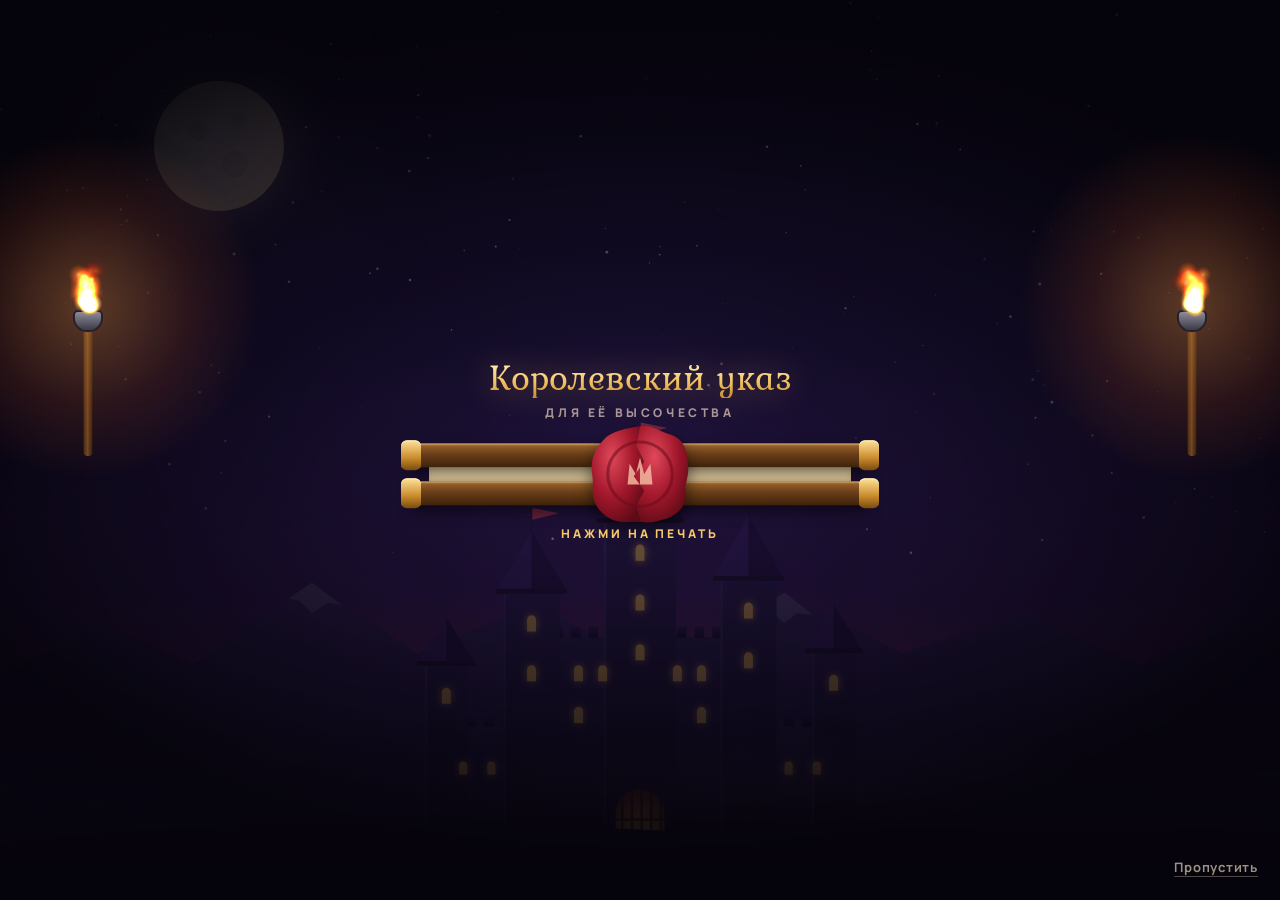
<file: public/malikam.html>
<!doctype html>
<html lang="ru">
<head>
<meta charset="utf-8">
<meta name="viewport" content="width=device-width, initial-scale=1, viewport-fit=cover">
<title>Указ для принцессы Malikam</title>
<meta name="claude:viewport-fit-sides" content="cover">
<meta name="description" content="Её Высочеству принцессе Malikam: королевский указ 👑">
<meta property="og:title" content="Королевский указ для принцессы Malikam 👑">
<meta property="og:description" content="Сломай печать.">
<meta name="theme-color" content="#0d0b1f">
<link rel="preconnect" href="https://fonts.googleapis.com">
<link rel="preconnect" href="https://fonts.gstatic.com" crossorigin>
<link rel="stylesheet" href="https://fonts.googleapis.com/css2?family=Cinzel+Decorative:wght@700;900&family=Kurale&family=Manrope:wght@500;700;800&family=Marck+Script&display=swap">
<style>
/* Layout: a torch-lit royal decree with a wax seal opens the page; a dragon swoops past and reveals a fairy-tale castle at dusk (moon, stars, mountains, banners, lit windows, a dragon that keeps circling and breathing fire). A large royal-glass card stands in front, with a knight and a princess on its top edge. Single night theme on purpose. */
:root {
  color-scheme: dark;
  --night: #0d0b1f;
  --indigo: #1b1640;
  --royal: #3a1f6b;
  --ember: #ff8a3d;
  --gold: #f5c86a;
  --gold-light: #ffe9b3;
  --gold-deep: #c98a2b;
  --rose: #e8456b;
  --wax: #a3182c;
  --ink: #fff7ea;
  --ink-soft: rgba(255, 240, 220, .82);
  --ink-faint: rgba(255, 230, 205, .62);
  --parchment: #f3e2bd;
  --parchment-ink: #4a2a12;
  --font-name: "Cinzel Decorative", "Cinzel", Georgia, "Times New Roman", serif;
  --font-display: "Kurale", "Cormorant Garamond", Georgia, "Times New Roman", serif;
  --font-body: "Manrope", "Segoe UI", system-ui, -apple-system, sans-serif;
  --font-hand: "Marck Script", "Segoe Script", "Comic Sans MS", cursive;
  --ease: cubic-bezier(.22, 1, .36, 1);
  --spring: cubic-bezier(.34, 1.56, .64, 1);
  --radius: 44px;
  --fig-w: clamp(80px, 21vw, 124px);
}

* { box-sizing: border-box; }
[hidden] { display: none !important; }
html, body { height: 100%; }
body {
  margin: 0;
  font-family: var(--font-body);
  color: var(--ink);
  background: var(--night);
  -webkit-font-smoothing: antialiased;
  overflow-x: hidden;
}
body.is-intro { overflow: hidden; }
::selection { background: var(--rose); color: var(--ink); }

/* ---------- kingdom at dusk ---------- */
.sky {
  position: fixed; inset: 0; z-index: 0; pointer-events: none; overflow: hidden;
  background:
    radial-gradient(90% 55% at 50% 100%, rgba(255, 120, 60, .55) 0%, rgba(214, 72, 110, .3) 30%, transparent 65%),
    linear-gradient(180deg, #0b0a1e 0%, #191444 38%, #3a1f6b 66%, #7a2e6e 84%, #c2506a 100%);
}
.moon {
  position: absolute; left: 12%; top: 9%;
  width: clamp(64px, 11vw, 130px); aspect-ratio: 1; border-radius: 50%;
  background:
    radial-gradient(circle at 34% 38%, rgba(214, 196, 170, .55) 0 8%, transparent 9%),
    radial-gradient(circle at 62% 64%, rgba(214, 196, 170, .5) 0 11%, transparent 12%),
    radial-gradient(circle at 66% 30%, rgba(214, 196, 170, .4) 0 6%, transparent 7%),
    radial-gradient(circle at 40% 40%, #fffaf0, #fbe8c8 60%, #e7c99b);
  box-shadow: 0 0 40px 8px rgba(255, 240, 210, .35), 0 0 140px 40px rgba(190, 160, 255, .18);
  animation: moon 9s ease-in-out infinite alternate;
}
@keyframes moon { to { box-shadow: 0 0 52px 12px rgba(255, 240, 210, .42), 0 0 170px 50px rgba(190, 160, 255, .22); } }
#sky-cv { position: fixed; inset: 0; z-index: 0; width: 100%; height: 100%; pointer-events: none; }
.scene { position: fixed; inset: -16px; z-index: 1; pointer-events: none; overflow: hidden; will-change: transform; }
.scene > * { position: absolute; }
.m-far { left: 0; bottom: 11vh; width: 100%; height: 34vh; }
.m-near { left: 0; bottom: 5vh; width: 100%; height: 25vh; }
.dragons { inset: 0; }
.castle { left: 50%; bottom: 6.5vh; height: clamp(220px, 50vh, 500px); transform: translateX(-50%); }
.castle svg { display: block; height: 100%; width: auto; overflow: visible; }
.castle .win { animation: win var(--t, 3s) ease-in-out infinite; animation-delay: var(--d, 0s); }
.castle .wins { filter: drop-shadow(0 0 5px rgba(255, 190, 90, .9)); }
@keyframes win { 0%, 100% { opacity: .7; } 40% { opacity: 1; } 70% { opacity: .82; } }
.castle .flag { transform-box: fill-box; transform-origin: 0 50%; animation: flag 1.3s ease-in-out infinite alternate; }
@keyframes flag { from { transform: skewY(-9deg) scaleX(.88); } to { transform: skewY(7deg) scaleX(1); } }
.castle .gate-glow { animation: win 2.2s ease-in-out infinite; }
.hill { left: 0; bottom: 0; width: 100%; height: 14vh; }
.mist {
  left: -20%; right: -20%; bottom: 4vh; height: 20vh; opacity: .45;
  background:
    radial-gradient(40% 60% at 20% 60%, rgba(200, 180, 255, .35), transparent 70%),
    radial-gradient(35% 50% at 60% 50%, rgba(255, 200, 230, .25), transparent 70%),
    radial-gradient(40% 60% at 90% 65%, rgba(200, 180, 255, .3), transparent 70%);
  animation: mist 26s ease-in-out infinite alternate;
}
@keyframes mist { to { transform: translateX(12%); } }

.dragon { position: absolute; left: 0; top: 0; will-change: transform; }
.dragon-face.flip { transform: scaleX(-1); }
.dragon-bob { animation: dbob var(--flap, .95s) ease-in-out infinite; }
.dragon svg { display: block; width: 100%; height: auto; overflow: visible; filter: drop-shadow(0 0 10px rgba(255, 120, 60, .25)); }
.dragon .d-wing { transform-box: view-box; transform-origin: 150px 85px; animation: flap var(--flap, .95s) ease-in-out infinite; }
.dragon .d-wing-far { animation-delay: -.1s; }
.dragon .d-eye { animation: eye 1.6s ease-in-out infinite alternate; }
@keyframes flap { 0%, 100% { transform: scaleY(1) rotate(0deg); } 50% { transform: scaleY(-.5) rotate(10deg); } }
@keyframes dbob { 0%, 100% { transform: translateY(0); } 50% { transform: translateY(-7px); } }
@keyframes eye { to { opacity: .55; } }

.layer { position: fixed; inset: 0; pointer-events: none; overflow: hidden; }
#front-cv { position: fixed; inset: 0; z-index: 8; width: 100%; height: 100%; pointer-events: none; }
#fx { z-index: 9; }
.bit { position: absolute; left: 0; top: 0; margin: -.5em 0 0 -.5em; line-height: 1; pointer-events: none; will-change: transform; }

/* ---------- intro: the royal decree ---------- */
.intro { position: fixed; inset: 0; z-index: 50; overflow: hidden; }
.intro::before {
  content: ""; position: absolute; inset: 0;
  background: radial-gradient(75% 60% at 50% 48%, rgba(26, 14, 40, .55), rgba(5, 3, 10, .95) 78%);
  transition: opacity 1.2s ease;
}
.intro.leaving { pointer-events: none; }
.intro.leaving::before { opacity: 0; }
#intro-cv { position: absolute; inset: 0; width: 100%; height: 100%; pointer-events: none; z-index: 2; }
.torch { position: absolute; top: 34%; width: 22px; height: 150px; z-index: 1; transition: opacity .8s; }
.torch-l { left: max(6%, 18px); }
.torch-r { right: max(6%, 18px); }
.torch::before {
  content: ""; position: absolute; left: 50%; top: 18px; width: 9px; height: 132px; transform: translateX(-50%);
  border-radius: 4px; background: linear-gradient(90deg, #3b2412, #6b4523 45%, #2a180b);
}
.torch::after {
  content: ""; position: absolute; left: 50%; top: 6px; width: 26px; height: 18px; transform: translateX(-50%);
  border-radius: 3px 3px 12px 12px; background: linear-gradient(180deg, #8d8a99, #3d3a48);
  box-shadow: 0 0 0 2px #24212d;
}
.torch-glow {
  position: absolute; left: 50%; top: 0; width: 360px; aspect-ratio: 1; margin: -180px 0 0 -180px; border-radius: 50%;
  background: radial-gradient(circle, rgba(255, 160, 70, .34), rgba(255, 110, 40, .12) 40%, transparent 68%);
  animation: torch-glow .18s ease-in-out infinite alternate; pointer-events: none;
}
@keyframes torch-glow { to { transform: scale(1.05); opacity: .85; } }
.intro.leaving .torch { opacity: 0; }

.decree {
  position: absolute; left: 50%; top: 50%; z-index: 3; transform: translate(-50%, -50%);
  width: min(88vw, 430px);
  display: flex; flex-direction: column; align-items: center; gap: 14px; text-align: center;
  transition: opacity .5s ease, transform .7s var(--ease), filter .5s ease;
}
.intro.accepted .decree { opacity: 0; transform: translate(-50%, -46%) scale(.9); filter: blur(6px); pointer-events: none; }
.decree-kicker {
  margin: 0; font-family: var(--font-display); font-size: clamp(26px, 7vw, 36px); line-height: 1.1;
  background: linear-gradient(180deg, #fff3d0, var(--gold) 55%, var(--gold-deep));
  -webkit-background-clip: text; background-clip: text; color: transparent;
  filter: drop-shadow(0 0 16px rgba(255, 190, 100, .45));
  animation: rise 1.4s var(--ease) both .3s;
}
.decree-sub { margin: -8px 0 0; font-size: 12px; font-weight: 800; letter-spacing: .3em; text-transform: uppercase; color: var(--ink-faint); animation: rise 1.2s var(--ease) both .7s; }
.scroll { position: relative; width: 100%; margin-top: 8px; animation: rise 1.3s var(--ease) both 1.1s; }
.roller {
  position: relative; z-index: 2; height: 24px; margin: 0 -16px; border-radius: 12px;
  background: linear-gradient(180deg, #a0682f 0%, #6b3f18 45%, #3e220b 100%);
  box-shadow: 0 6px 14px rgba(0, 0, 0, .5), inset 0 2px 0 rgba(255, 220, 170, .35);
}
.roller::before, .roller::after {
  content: ""; position: absolute; top: -3px; width: 20px; height: 30px; border-radius: 6px;
  background: linear-gradient(180deg, #ffe39a, #c98a2b 60%, #7a4c10); box-shadow: inset 0 1px 0 #fff3c8;
}
.roller::before { left: -8px; }
.roller::after { right: -8px; }
.paper {
  position: relative; height: 22px; overflow: hidden; margin: -4px 4px;
  background:
    radial-gradient(120% 90% at 50% 50%, transparent 55%, rgba(120, 70, 20, .35) 100%),
    linear-gradient(180deg, #f7e9c8, #efdaa9 50%, #f2dfb2);
  box-shadow: inset 0 10px 12px -8px rgba(90, 50, 10, .5), inset 0 -10px 12px -8px rgba(90, 50, 10, .5);
}
.paper-inner { padding: 28px 26px 26px; color: var(--parchment-ink); font-family: var(--font-display); }
.ink { margin: 0; clip-path: inset(0 100% 0 0); }
.ink.shown { clip-path: inset(0 0 0 0); }
.p-to { font-size: 12px; font-weight: 700; letter-spacing: .28em; text-transform: uppercase; color: #7a4a1e; font-family: var(--font-body); }
.p-title { margin-top: 10px; font-size: 22px; }
.p-name {
  font-family: var(--font-name); font-weight: 900; font-size: clamp(36px, 11vw, 52px); line-height: 1.1; color: #8a1c2b;
  text-shadow: 0 1px 0 rgba(255, 240, 200, .6);
}
.p-orn { margin: 8px 0; font-size: 18px; letter-spacing: .5em; color: #9a6a2c; }
.p-text { font-size: 19px; line-height: 1.45; }
.accept {
  margin-top: 18px; padding: 15px 26px; border: 0; border-radius: 999px; cursor: pointer;
  font: 800 14px/1 var(--font-body); letter-spacing: .14em; text-transform: uppercase; color: #ffe9b3;
  background: radial-gradient(120% 140% at 30% 20%, #d83a4c, var(--wax) 55%, #6a0c1a);
  box-shadow: inset 0 2px 0 rgba(255, 190, 180, .45), inset 0 -3px 6px rgba(60, 0, 10, .5), 0 8px 18px -6px rgba(100, 0, 20, .7);
  opacity: 0; transform: translateY(8px); transition: opacity .6s ease, transform .6s var(--ease);
}
.accept.shown { opacity: 1; transform: none; }
.accept:focus-visible { outline: 3px solid var(--gold); outline-offset: 3px; }
.seal {
  position: absolute; left: 50%; top: 50%; z-index: 4; width: 104px; height: 104px; margin: -52px 0 0 -52px;
  padding: 0; border: 0; border-radius: 50%; background: none; cursor: pointer;
  -webkit-tap-highlight-color: transparent;
  animation: seal-pulse 1.8s ease-in-out infinite 2.4s;
}
.seal:focus-visible { outline: 3px solid var(--gold); outline-offset: 6px; }
.seal svg { width: 100%; height: 100%; overflow: visible; filter: drop-shadow(0 6px 8px rgba(0, 0, 0, .55)); }
.seal .half { transition: transform .9s var(--ease), opacity .9s ease; transform-box: fill-box; transform-origin: center; }
.seal.broken { pointer-events: none; animation: none; }
.seal .ring { transition: opacity .4s ease; }
.seal.broken .ring { opacity: 0; }
.seal.broken .half-l { transform: translate(-70px, 40px) rotate(-60deg); opacity: 0; }
.seal.broken .half-r { transform: translate(70px, 50px) rotate(55deg); opacity: 0; }
@keyframes seal-pulse { 0%, 100% { transform: scale(1); } 50% { transform: scale(1.08); } }
.decree-tap { margin: 6px 0 0; font-size: 12px; font-weight: 800; letter-spacing: .24em; text-transform: uppercase; color: var(--gold); animation: rise 1s var(--ease) both 2.2s, blink 1.8s ease-in-out infinite 3.2s; }
.decree-tap.gone { opacity: 0; transition: opacity .4s; animation: none; }
@keyframes blink { 50% { opacity: .45; } }
@keyframes rise { from { opacity: 0; transform: translateY(16px); filter: blur(10px); } }
.intro-dragon { position: absolute; left: 0; top: 0; z-index: 4; width: min(92vw, 880px); pointer-events: none; opacity: 0; }
.intro-skip {
  position: absolute; z-index: 5;
  right: max(16px, env(safe-area-inset-right, 0px));
  bottom: calc(14px + env(safe-area-inset-bottom, 0px));
  padding: 10px 6px; border: 0; background: none; cursor: pointer;
  font: 700 13px var(--font-body); letter-spacing: .06em; color: var(--ink-faint);
  text-decoration: underline; text-decoration-color: rgba(255, 230, 205, .3); text-underline-offset: 4px;
  animation: rise .8s ease both 1.2s;
}
.intro-skip:hover { color: var(--ink); }
.intro-skip:focus-visible { outline: 2px solid var(--gold); outline-offset: 2px; border-radius: 6px; }
.intro.accepted .intro-skip { opacity: 0; pointer-events: none; transition: opacity .3s; }
.shake { animation: shake .6s cubic-bezier(.36, .07, .19, .97) both; }
@keyframes shake {
  10%, 90% { transform: translate(-2px, 1px); } 20%, 80% { transform: translate(4px, -2px); }
  30%, 50%, 70% { transform: translate(-7px, 3px); } 40%, 60% { transform: translate(7px, -3px); }
}

/* ---------- stage + royal glass card ---------- */
.stage {
  position: relative; z-index: 3;
  min-height: 100%;
  display: grid; place-items: center; grid-template-columns: minmax(0, 1fr);
  padding-block: calc(var(--fig-w) * 1.37 + 26px) 56px;
  padding-left: max(16px, env(safe-area-inset-left, 0px));
  padding-right: max(16px, env(safe-area-inset-right, 0px));
  pointer-events: none;
  transition: opacity 1.4s var(--ease);
}
body.is-intro .stage { opacity: 0; }
body.from-intro .stage { transition-delay: .6s; }
.card-float { width: min(100%, 740px); pointer-events: auto; }
body.is-revealed .card-float { animation: float 8s ease-in-out infinite; }
body.is-revealed .card-jelly { animation: card-in 1.5s var(--ease) both; }
body.from-intro .card-jelly { animation-delay: .6s; }
@keyframes float { 0%, 100% { transform: translateY(0); } 50% { transform: translateY(-8px); } }
@keyframes card-in { from { transform: translateY(46px) scale(.94); } }

.card {
  position: relative; isolation: isolate;
  border-radius: var(--radius);
  padding: clamp(30px, 6.6vw, 56px) clamp(22px, 6.2vw, 58px) clamp(28px, 6vw, 48px);
  background:
    linear-gradient(155deg, rgba(255, 244, 225, .19) 0%, rgba(255, 244, 225, .06) 34%, rgba(255, 244, 225, .03) 62%, rgba(255, 244, 225, .12) 100%),
    rgba(26, 16, 52, .42);
  -webkit-backdrop-filter: blur(22px) saturate(175%) brightness(1.05);
  backdrop-filter: blur(22px) saturate(175%) brightness(1.05);
  box-shadow:
    inset 0 1.5px 0 rgba(255, 236, 200, .62),
    inset 0 -1px 1px rgba(255, 236, 200, .14),
    inset 0 26px 52px -32px rgba(255, 236, 200, .45),
    inset 0 -44px 80px -44px rgba(245, 200, 106, .28),
    0 70px 130px -44px rgba(0, 0, 0, .8),
    0 0 120px -40px rgba(245, 200, 106, .5);
  transform: perspective(1400px) rotateX(var(--rx, 0deg)) rotateY(var(--ry, 0deg));
  transition: transform .8s var(--ease);
}
.card.refract { backdrop-filter: url(#lg-refract) blur(12px) saturate(180%) brightness(1.07); }
.card::before {
  content: ""; position: absolute; inset: 0; z-index: 2; border-radius: inherit; padding: 1.5px; pointer-events: none;
  background: linear-gradient(135deg,
    rgba(255, 240, 200, 1) 0%, rgba(255, 240, 200, .14) 22%, rgba(245, 200, 106, .5) 50%,
    rgba(255, 240, 200, .08) 72%, rgba(255, 220, 150, .9) 100%);
  -webkit-mask: linear-gradient(#000 0 0) content-box, linear-gradient(#000 0 0);
  -webkit-mask-composite: xor;
  mask: linear-gradient(#000 0 0) content-box exclude, linear-gradient(#000 0 0);
}
.glass-fx { position: absolute; inset: 0; z-index: -1; border-radius: inherit; overflow: hidden; pointer-events: none; }
.sheen {
  position: absolute; inset: 0;
  background:
    radial-gradient(110% 50% at 50% -14%, rgba(255, 240, 210, .26), transparent 58%),
    radial-gradient(60% 40% at 100% 100%, rgba(232, 69, 107, .2), transparent 70%);
}
.glare {
  position: absolute; left: -30%; top: -75%; width: 150%; aspect-ratio: 1;
  background: radial-gradient(circle, rgba(255, 240, 210, .22) 0%, rgba(255, 240, 210, .06) 26%, rgba(255, 240, 210, 0) 52%);
  transition: transform .5s var(--ease);
}
.glare.drift { animation: glare-drift 12s ease-in-out infinite alternate; }
@keyframes glare-drift { from { transform: translate(-18%, 4%); } to { transform: translate(22%, 28%); } }

/* ---------- knight + princess on the card's edge ---------- */
.duo { position: absolute; left: 0; right: 0; top: calc(var(--fig-w) * -1.37 + 5px); height: calc(var(--fig-w) * 1.37); z-index: 3; pointer-events: none; }
.fig { position: absolute; bottom: 0; width: var(--fig-w); }
.fig svg { display: block; width: 100%; height: auto; overflow: visible; filter: drop-shadow(0 6px 8px rgba(0, 0, 0, .45)); }
.knight { left: 0; }
.princess { right: clamp(10px, 7%, 56px); }
.knight-walk { position: absolute; bottom: 0; left: clamp(10px, 7%, 56px); width: var(--fig-w); height: 100%; transition: transform 2.4s cubic-bezier(.3, .2, .3, 1); }
.knight-walk.away { transform: translateX(-230%); }
.k-cape { transform-box: fill-box; transform-origin: 50% 0; animation: cape 1.6s ease-in-out infinite alternate; }
.k-plume { transform-box: view-box; transform-origin: 56px 12px; animation: plume 2.2s ease-in-out infinite alternate; }
.k-arm { transform-box: view-box; transform-origin: 74px 70px; animation: salute 7s ease-in-out infinite 3s; transition: opacity .3s; }
.k-leg { transform-box: view-box; transform-origin: 60px 116px; }
.walking .k-leg-f { animation: leg .45s ease-in-out infinite alternate; }
.walking .k-leg-b { animation: leg .45s ease-in-out infinite alternate-reverse; }
.walking .k-body { animation: step .225s ease-in-out infinite alternate; }
.k-rose { opacity: 0; transition: opacity .4s ease .3s; }
.k-alert { opacity: 0; transform-box: fill-box; transform-origin: 50% 100%; }
.knight.alert .k-alert { animation: alert 1s var(--spring); }
.knight.kneel .k-all { transform: translateY(13px) rotate(9deg); }
.knight .k-all { transform-box: view-box; transform-origin: 60px 160px; transition: transform .6s var(--spring); }
.knight.kneel .k-arm { opacity: 0; }
.knight.kneel .k-rose { opacity: 1; }
@keyframes cape { from { transform: skewX(-3deg); } to { transform: skewX(4deg) scaleY(1.02); } }
@keyframes plume { from { transform: rotate(-5deg); } to { transform: rotate(7deg); } }
@keyframes salute { 0%, 78%, 100% { transform: rotate(0); } 84%, 94% { transform: rotate(-34deg); } }
@keyframes leg { from { transform: rotate(-16deg); } to { transform: rotate(16deg); } }
@keyframes step { to { transform: translateY(-2.5px); } }
@keyframes alert { 0% { opacity: 0; transform: scale(.3); } 25% { opacity: 1; transform: scale(1.2); } 70% { opacity: 1; transform: scale(1); } 100% { opacity: 0; transform: scale(1); } }
.p-dress { transform-box: fill-box; transform-origin: 50% 0; animation: dress 2.6s ease-in-out infinite alternate; }
.p-hair { transform-box: fill-box; transform-origin: 50% 0; animation: hair 3.1s ease-in-out infinite alternate; }
.p-arm { transform-box: view-box; transform-origin: 50px 62px; animation: wave 8s ease-in-out infinite 4s; }
.p-eyes, .k-eyes { transform-box: fill-box; transform-origin: center; animation: eyes 4.4s infinite; }
.p-spark { transform-box: fill-box; transform-origin: center; animation: twinkle 1.8s ease-in-out infinite; }
.princess.happy svg { animation: hop .5s var(--spring) 3; }
@keyframes dress { from { transform: skewX(-2.5deg); } to { transform: skewX(2.5deg); } }
@keyframes hair { from { transform: rotate(-2deg); } to { transform: rotate(2.5deg); } }
@keyframes wave { 0%, 80%, 100% { transform: rotate(0); } 84% { transform: rotate(105deg); } 87% { transform: rotate(80deg); } 90% { transform: rotate(108deg); } 93% { transform: rotate(84deg); } 96% { transform: rotate(100deg); } }
@keyframes eyes { 0%, 92%, 100% { transform: scaleY(1); } 95% { transform: scaleY(.1); } }
@keyframes twinkle { 0%, 100% { transform: scale(.6) rotate(0); opacity: .5; } 50% { transform: scale(1.2) rotate(30deg); opacity: 1; } }
@keyframes hop { 50% { transform: translateY(-14px); } }
.love { position: absolute; left: 50%; bottom: 18%; width: 40px; margin-left: -20px; opacity: 0; transform: scale(.3); transition: opacity .6s, transform .8s var(--spring); }
.love.shown { opacity: 1; transform: scale(1); }
.love svg { display: block; width: 100%; height: auto; animation: beat 1.3s ease-in-out infinite; filter: drop-shadow(0 0 12px rgba(232, 69, 107, .8)); }
.love i { position: absolute; left: 50%; top: 0; font-style: normal; font-size: 14px; color: var(--rose); opacity: 0; }
.love.shown i { animation: float-heart 2.6s ease-out infinite; animation-delay: var(--d); }
@keyframes beat { 0%, 100% { transform: scale(1); } 15% { transform: scale(1.18); } 30% { transform: scale(1); } 45% { transform: scale(1.1); } }
@keyframes float-heart { 0% { transform: translate(-50%, 0) scale(.5); opacity: 0; } 20% { opacity: 1; } 100% { transform: translate(calc(-50% + var(--x)), -60px) scale(1.1); opacity: 0; } }

/* ---------- card content ---------- */
.steps { position: relative; }
.step { display: flex; flex-direction: column; align-items: flex-start; }
.step > * { max-width: 100%; }
.step-title:focus { outline: none; }
.kicker {
  display: inline-flex; align-items: center; gap: 9px; margin: 0;
  padding: 8px 15px 8px 11px; border-radius: 999px;
  font-size: 12px; font-weight: 800; letter-spacing: .16em; text-transform: uppercase;
  color: var(--gold-light);
  background: rgba(255, 236, 200, .08);
  box-shadow: inset 0 1px 0 rgba(255, 236, 200, .28), inset 0 0 0 1px rgba(255, 236, 200, .08);
}
.kicker-dot { width: 8px; height: 8px; border-radius: 50%; background: var(--gold); box-shadow: 0 0 0 4px rgba(245, 200, 106, .2), 0 0 12px var(--gold); animation: dot 1.6s ease-in-out infinite; }
@keyframes dot { 50% { box-shadow: 0 0 0 8px rgba(245, 200, 106, 0), 0 0 12px var(--gold); } }
.hand {
  margin: 24px 0 0 4px;
  font-family: var(--font-hand); font-size: clamp(22px, 5.8vw, 32px); line-height: 1.05;
  color: #ffb3c7; text-wrap: balance;
  transform: rotate(-3deg); transform-origin: left center;
  text-shadow: 0 0 16px rgba(232, 69, 107, .55);
}
.name-wrap { position: relative; margin-top: 18px; }
.crown { position: absolute; left: 2px; top: -26px; width: clamp(34px, 8vw, 46px); animation: crown 3s ease-in-out infinite alternate; filter: drop-shadow(0 0 10px rgba(245, 200, 106, .7)); }
@keyframes crown { from { transform: rotate(-12deg) translateY(0); } to { transform: rotate(-6deg) translateY(-4px); } }
.name {
  margin: 0;
  font-family: var(--font-name); font-weight: 900;
  font-size: clamp(44px, 12.4vw, 92px); line-height: 1.05; letter-spacing: .01em;
  white-space: nowrap;
  background: linear-gradient(100deg, var(--gold-deep) 0%, #fff4cf 12%, var(--gold) 24%, var(--gold-deep) 40%, var(--gold) 60%, #fff4cf 72%, var(--gold) 84%, var(--gold-deep) 100%);
  background-size: 200% 100%;
  -webkit-background-clip: text; background-clip: text; color: transparent;
  filter: drop-shadow(0 0 22px rgba(245, 200, 106, .45)) drop-shadow(0 2px 1px rgba(0, 0, 0, .4));
  animation: shimmer 5s linear infinite;
}
body.is-revealed .name { animation: shimmer 5s linear infinite, name-in 1.6s var(--ease) both .8s; }
@keyframes shimmer { to { background-position: -200% 0; } }
@keyframes name-in { from { clip-path: inset(-40% 100% -40% -10%); } to { clip-path: inset(-40% -12% -40% -10%); } }
.name-title { margin: 2px 0 0; font-family: var(--font-display); font-size: clamp(18px, 4.4vw, 22px); color: var(--gold); letter-spacing: .06em; }

.ask-body { width: 100%; margin-top: 20px; display: grid; gap: 14px 40px; }
.lead { margin: 0; font-size: 16.5px; line-height: 1.6; color: var(--ink-soft); max-width: 34ch; }
.question {
  margin: 0;
  font-family: var(--font-display);
  font-size: clamp(29px, 4.6vw, 42px); line-height: 1.1;
  text-wrap: balance;
}
.answers { margin-top: 22px; display: flex; flex-wrap: wrap; align-items: center; gap: 12px; }
.no-slot { display: inline-flex; }
@media (min-width: 760px) {
  .ask-body { grid-template-columns: minmax(0, .78fr) minmax(0, 1.22fr); align-items: start; }
  .lead { padding-top: 8px; }
}

.btn {
  font: 800 17px/1 var(--font-body);
  border: 0; border-radius: 999px; padding: 18px 30px;
  display: inline-flex; align-items: center; justify-content: center; gap: 10px;
  cursor: pointer; white-space: nowrap;
  -webkit-tap-highlight-color: transparent; touch-action: manipulation;
}
.btn:focus-visible { outline: 3px solid var(--gold-light); outline-offset: 3px; }
.btn-yes {
  position: relative;
  color: #2a1606;
  background: linear-gradient(180deg, #fff1c2 0%, var(--gold) 45%, var(--gold-deep) 100%);
  box-shadow:
    inset 0 1px 0 rgba(255, 255, 240, .8),
    inset 0 -3px 8px rgba(120, 70, 10, .35),
    0 0 34px -6px rgba(245, 200, 106, .8),
    0 16px 30px -14px rgba(0, 0, 0, .6);
  transform: scale(var(--grow, 1)); transform-origin: left center;
  transition: transform .5s var(--spring), box-shadow .3s;
}
.btn-yes::after {
  content: ""; position: absolute; inset: -4px; border-radius: inherit; pointer-events: none;
  border: 2px solid rgba(255, 233, 179, .6);
  animation: ring 1.9s ease-out infinite;
}
@keyframes ring { from { transform: scale(.96); opacity: .9; } to { transform: scale(1.16, 1.3); opacity: 0; } }
.btn-yes:hover { box-shadow: inset 0 1px 0 rgba(255,255,240,.8), inset 0 -3px 8px rgba(120,70,10,.35), 0 0 52px -4px rgba(245,200,106,1), 0 16px 30px -14px rgba(0,0,0,.6); }
.btn-yes:active { transform: scale(calc(var(--grow, 1) * .95)); }
.btn-wide { width: 100%; white-space: normal; line-height: 1.25; text-align: center; }
.btn-no {
  color: var(--ink-soft);
  background: rgba(255, 236, 200, .1);
  box-shadow: inset 0 1px 0 rgba(255, 236, 200, .3), inset 0 0 0 1px rgba(255, 236, 200, .12);
}
.btn-no.is-loose {
  position: fixed; z-index: 6; left: 0; top: 0;
  background: rgba(40, 24, 64, .55);
  -webkit-backdrop-filter: blur(14px) saturate(170%);
  backdrop-filter: blur(14px) saturate(170%);
  transition: left .42s var(--spring), top .42s var(--spring);
}
.btn-no.is-surrender { color: var(--gold-light); }
.hint { margin: 18px 0 0; font-size: 14px; line-height: 1.45; color: var(--ink-faint); min-height: 1.45em; }

.title {
  margin: 20px 0 0;
  font-family: var(--font-display);
  font-size: clamp(36px, 7.2vw, 54px); line-height: 1.05;
  text-wrap: balance;
}
.title em {
  font-style: normal;
  background: linear-gradient(180deg, #fff4cf, var(--gold) 60%, var(--gold-deep));
  -webkit-background-clip: text; background-clip: text; color: transparent;
}
.title .t-name { font-family: var(--font-name); font-weight: 900; font-size: .86em; }

.field { border: 0; padding: 0; margin: 24px 0 0; min-width: 0; width: 100%; }
.field-label, .field legend {
  display: block; padding: 0; margin: 0 0 10px;
  font-size: 12px; font-weight: 800; letter-spacing: .16em; text-transform: uppercase;
  color: var(--ink-faint);
}
.tabs { display: flex; gap: 6px; padding: 5px; border-radius: 999px; background: rgba(255, 236, 200, .07); box-shadow: inset 0 0 0 1px rgba(255, 236, 200, .1); margin-bottom: 12px; overflow-x: auto; scrollbar-width: none; }
.tabs::-webkit-scrollbar { display: none; }
.tab {
  flex: 1 0 auto; padding: 11px 14px; border: 0; border-radius: 999px; cursor: pointer;
  font: 800 13.5px/1 var(--font-body); color: var(--ink-soft); background: none; white-space: nowrap;
  transition: background .25s, color .25s, box-shadow .25s;
}
.tab[aria-selected="true"] { color: #2a1606; background: linear-gradient(180deg, #fff1c2, var(--gold)); box-shadow: 0 4px 14px -6px rgba(245, 200, 106, .9); }
.tab:focus-visible { outline: 3px solid var(--gold); outline-offset: 2px; }
.tab .n { opacity: .6; margin-left: 4px; font-weight: 700; }
.chips { display: grid; grid-template-columns: repeat(2, minmax(0, 1fr)); gap: 10px; }
@media (min-width: 760px) { .chips { grid-template-columns: repeat(3, minmax(0, 1fr)); } }
.chip { position: relative; display: block; min-width: 0; }
.chip input { position: absolute; opacity: 0; width: 1px; height: 1px; pointer-events: none; }
.chip-face {
  display: flex; align-items: center; gap: 10px; height: 100%;
  padding: 14px 14px; border-radius: 20px;
  font-weight: 700; font-size: 15px; line-height: 1.2; color: var(--ink);
  background: rgba(255, 236, 200, .07);
  box-shadow: inset 0 1px 0 rgba(255, 236, 200, .22), inset 0 0 0 1px rgba(255, 236, 200, .08);
  cursor: pointer;
  transition: transform .3s var(--spring), background .2s, box-shadow .2s;
}
.chip-emoji { font-size: 22px; line-height: 1; flex: none; }
.chip:hover .chip-face { transform: translateY(-2px); background: rgba(255, 236, 200, .12); }
.chip input:checked + .chip-face, .chip-face.roll {
  background: linear-gradient(135deg, rgba(245, 200, 106, .4), rgba(232, 69, 107, .28));
  box-shadow: inset 0 1px 0 rgba(255, 240, 210, .4), inset 0 0 0 1.5px var(--gold), 0 0 28px -8px rgba(245, 200, 106, .9);
}
.chip-face.roll { transform: scale(1.04); }
.chip input:focus-visible + .chip-face { outline: 3px solid var(--gold); outline-offset: 2px; }
.fate-row { display: flex; flex-wrap: wrap; align-items: center; justify-content: space-between; gap: 10px 16px; margin-top: 12px; }
.picked { margin: 0; font-size: 14.5px; color: var(--ink-soft); min-height: 1.4em; }
.picked b { color: var(--gold-light); }
.fate {
  padding: 11px 16px; border-radius: 999px; border: 1px solid rgba(255, 233, 179, .45); cursor: pointer;
  font: 800 13.5px/1 var(--font-body); color: var(--gold-light); background: rgba(245, 200, 106, .1);
  transition: background .2s, transform .3s var(--spring);
}
.fate:hover { background: rgba(245, 200, 106, .2); transform: translateY(-1px); }
.fate:focus-visible { outline: 3px solid var(--gold); outline-offset: 2px; }
.fate[disabled] { opacity: .6; cursor: progress; }

.when { display: grid; grid-template-columns: minmax(0, 1.4fr) minmax(0, 1fr); gap: 10px; width: 100%; margin-top: 18px; }
.when > div { min-width: 0; }
.input {
  display: block; width: 100%; min-height: 54px;
  font: 700 16px var(--font-body); color: var(--ink);
  padding: 14px 15px; border: 0; border-radius: 18px;
  background: rgba(255, 236, 200, .08);
  box-shadow: inset 0 1px 0 rgba(255, 236, 200, .22), inset 0 0 0 1px rgba(255, 236, 200, .1);
  -webkit-appearance: none; appearance: none;
}
.input::-webkit-date-and-time-value { text-align: left; }
.input:focus-visible { outline: 3px solid var(--gold); outline-offset: 2px; }
.plan-actions { width: 100%; margin-top: 24px; }

.decree-ticket {
  position: relative; width: 100%; margin-top: 24px; padding: 26px 24px 24px; border-radius: 10px;
  color: var(--parchment-ink); font-family: var(--font-display);
  background:
    radial-gradient(120% 90% at 50% 50%, transparent 55%, rgba(120, 70, 20, .3) 100%),
    linear-gradient(180deg, #f7e9c8, #efdaa9 50%, #f2dfb2);
  box-shadow: 0 22px 40px -16px rgba(0, 0, 0, .65), 0 0 40px -10px rgba(245, 200, 106, .3);
}
.decree-ticket::before, .decree-ticket::after {
  content: ""; position: absolute; left: -8px; right: -8px; height: 16px; border-radius: 8px;
  background: linear-gradient(180deg, #a0682f, #5a3312);
  box-shadow: 0 3px 8px rgba(0, 0, 0, .4);
}
.decree-ticket::before { top: -8px; }
.decree-ticket::after { bottom: -8px; }
.dt-label { margin: 0 0 14px; font-family: var(--font-body); font-size: 11.5px; font-weight: 800; letter-spacing: .2em; text-transform: uppercase; color: #8a1c2b; }
.dt-rows { display: grid; gap: 10px; margin: 0; padding-right: 64px; }
.dt-rows > div { display: grid; grid-template-columns: 60px minmax(0, 1fr); gap: 12px; align-items: baseline; }
.dt-rows dt { font-family: var(--font-body); font-size: 11.5px; font-weight: 800; letter-spacing: .12em; text-transform: uppercase; color: rgba(74, 42, 18, .6); }
.dt-rows dd { margin: 0; font-size: 20px; line-height: 1.25; }
.dt-count { margin: 16px 0 0; padding-top: 12px; border-top: 1px dashed rgba(122, 74, 30, .4); font-family: var(--font-body); font-weight: 800; font-size: 14.5px; color: #8a1c2b; font-variant-numeric: tabular-nums; }
.stamp { position: absolute; right: 14px; bottom: 14px; width: 74px; height: 74px; filter: drop-shadow(0 4px 4px rgba(60, 0, 10, .4)); }
.stamp.hit { animation: stamp .7s cubic-bezier(.2, .9, .3, 1.2) both .35s; }
@keyframes stamp { from { transform: scale(2.4) rotate(-30deg); opacity: 0; } 60% { opacity: 1; } to { transform: scale(1) rotate(-12deg); opacity: 1; } }
.note { font-size: clamp(25px, 5.6vw, 31px); margin-top: 24px; transform: rotate(-2deg); text-wrap: balance; }
.links { display: flex; flex-wrap: wrap; gap: 4px 18px; margin-top: 14px; }
.btn-link {
  background: none; border: 0; padding: 8px 2px; cursor: pointer;
  font: 700 14.5px var(--font-body); color: var(--ink-faint);
  text-decoration: underline; text-decoration-color: rgba(255, 230, 205, .3); text-underline-offset: 4px;
}
.btn-link:hover { color: var(--ink); }
.btn-link:focus-visible { outline: 3px solid var(--gold); outline-offset: 2px; border-radius: 6px; }

.defs { position: absolute; width: 0; height: 0; overflow: hidden; }

@media (max-width: 420px) {
  .chip-face { padding: 12px 11px; font-size: 14px; gap: 8px; }
  .btn { padding: 17px 24px; font-size: 16px; }
  .tab { padding: 10px 8px; font-size: 13px; }
  .tab .n { display: none; }
}
@media (prefers-reduced-transparency: reduce) {
  .card { background: rgba(26, 16, 52, .95); }
}
@media (prefers-reduced-motion: reduce) {
  *, *::before, *::after { animation-duration: .001ms !important; animation-iteration-count: 1 !important; animation-delay: 0s !important; transition-duration: .001ms !important; transition-delay: 0s !important; }
}
</style>
</head>
<body class="is-intro">

<svg class="defs" width="0" height="0" aria-hidden="true" focusable="false">
  <defs>
    <linearGradient id="steel" x1="0" y1="0" x2="1" y2="0"><stop offset="0" stop-color="#f3f6fb"/><stop offset=".5" stop-color="#c3cbdc"/><stop offset="1" stop-color="#8a93aa"/></linearGradient>
    <linearGradient id="gown" x1="0" y1="0" x2="0" y2="1"><stop offset="0" stop-color="#ffb8d6"/><stop offset="1" stop-color="#d93a66"/></linearGradient>
    <linearGradient id="goldG" x1="0" y1="0" x2="0" y2="1"><stop offset="0" stop-color="#fff1c2"/><stop offset=".55" stop-color="#f5c86a"/><stop offset="1" stop-color="#b9781f"/></linearGradient>
    <linearGradient id="castleG" x1="0" y1="0" x2="0" y2="1"><stop offset="0" stop-color="#2d2160"/><stop offset="1" stop-color="#120c28"/></linearGradient>
    <linearGradient id="farG" x1="0" y1="0" x2="0" y2="1"><stop offset="0" stop-color="#3a2a6e"/><stop offset="1" stop-color="#241a4c"/></linearGradient>
    <linearGradient id="nearG" x1="0" y1="0" x2="0" y2="1"><stop offset="0" stop-color="#271c55"/><stop offset="1" stop-color="#161034"/></linearGradient>
    <linearGradient id="hillG" x1="0" y1="0" x2="0" y2="1"><stop offset="0" stop-color="#1a1238"/><stop offset="1" stop-color="#0b0818"/></linearGradient>
    <radialGradient id="gateG" cx="50%" cy="80%" r="70%"><stop offset="0" stop-color="#ffd88a"/><stop offset=".5" stop-color="#ff9a3c"/><stop offset="1" stop-color="#7a2e10"/></radialGradient>
    <radialGradient id="waxG" cx="38%" cy="32%" r="75%"><stop offset="0" stop-color="#e0485a"/><stop offset=".55" stop-color="#a3182c"/><stop offset="1" stop-color="#5e0a16"/></radialGradient>
    <filter id="lg-refract" filterUnits="userSpaceOnUse" primitiveUnits="userSpaceOnUse" x="0" y="0" width="740" height="720" color-interpolation-filters="sRGB">
      <feImage id="lg-map" x="0" y="0" width="740" height="720" preserveAspectRatio="none" result="map"/>
      <feDisplacementMap in="SourceGraphic" in2="map" scale="56" xChannelSelector="R" yChannelSelector="G"/>
    </filter>
  </defs>
</svg>

<div class="sky" aria-hidden="true"><div class="moon"></div></div>
<canvas id="sky-cv" aria-hidden="true"></canvas>
<div class="scene" id="scene" aria-hidden="true">
  <svg class="m-far" viewBox="0 0 1000 300" preserveAspectRatio="none"><path d="M0 300 L0 170 L90 110 L160 150 L250 70 L330 140 L420 90 L520 160 L610 80 L700 140 L790 100 L880 150 L1000 90 L1000 300 Z" fill="url(#farG)"/><path d="M250 70 L272 92 L262 90 L250 100 L240 88 L232 86 Z M610 80 L632 102 L620 100 L610 110 L600 98 L590 96 Z M420 90 L436 106 L428 105 L420 112 L412 104 L406 103 Z" fill="#e9defc" opacity=".22"/></svg>
  <div class="dragons" id="dragons"></div>
  <svg class="m-near" viewBox="0 0 1000 300" preserveAspectRatio="none"><path d="M0 300 L0 200 L120 130 L200 180 L300 120 L380 170 L470 140 L560 190 L660 130 L760 180 L860 140 L1000 190 L1000 300 Z" fill="url(#nearG)"/></svg>
  <div class="castle" id="castle"></div>
  <div class="mist"></div>
  <svg class="hill" viewBox="0 0 1000 160" preserveAspectRatio="none"><path d="M0 160 L0 70 C 200 30, 380 40, 500 50 C 650 62, 800 30, 1000 55 L1000 160 Z" fill="url(#hillG)"/></svg>
</div>

<main class="stage" id="stage" inert>
  <div class="card-float">
    <div class="card-jelly" id="jelly">
      <article class="card" id="card">
        <div class="glass-fx" aria-hidden="true"><div class="sheen"></div><div class="glare" id="glare"></div></div>

        <div class="duo" aria-hidden="true">
          <div class="knight-walk" id="knight-walk">
            <div class="fig knight" id="knight">
              <svg viewBox="0 0 120 164">
                <g class="k-all"><g class="k-body">
                  <g class="k-cape"><path d="M42 64 C 32 92, 26 122, 20 152 C 34 156, 52 156, 62 152 C 60 122, 58 92, 56 64 Z" fill="#a51f3a"/><path d="M44 66 C 38 94, 33 122, 28 150 L 36 152 C 40 124, 44 94, 49 66 Z" fill="#d23c58" opacity=".55"/></g>
                  <g class="k-leg k-leg-b"><rect x="46" y="116" width="12" height="36" rx="4" fill="#8e97ad"/><path d="M43 150 H 61 V 158 H 41 Z" fill="#3f3128"/></g>
                  <g class="k-leg k-leg-f"><rect x="60" y="116" width="12" height="36" rx="4" fill="#cfd6e4"/><path d="M58 150 H 78 V 158 H 58 Z" fill="#54402f"/></g>
                  <path d="M44 120 L 76 120 L 79 131 L 41 131 Z" fill="#aab3c7"/>
                  <path d="M42 72 C 42 65, 49 60, 60 60 C 71 60, 78 65, 78 72 L 76 118 C 70 124, 50 124, 44 118 Z" fill="url(#steel)"/>
                  <rect x="43" y="110" width="34" height="6" rx="2" fill="#d9a441"/>
                  <path d="M54 80 C 54 77, 58 76, 60 79 C 62 76, 66 77, 66 80 C 66 84, 60 88, 60 88 C 60 88, 54 84, 54 80 Z" fill="#d23c58"/>
                  <g class="k-arm">
                    <path d="M74 70 C 84 76, 88 86, 88 96" stroke="#b8c1d4" stroke-width="10" stroke-linecap="round" fill="none"/>
                    <path d="M90 98 L 103 36 L 108 37 L 96 100 Z" fill="#eef3fb" stroke="#9aa6bd" stroke-width="1"/>
                    <path d="M83 93 L 101 101" stroke="#d9a441" stroke-width="4" stroke-linecap="round"/>
                    <circle cx="88" cy="97" r="5.5" fill="#cfd6e4"/>
                  </g>
                  <g class="k-rose">
                    <path d="M80 92 C 90 92, 100 90, 110 84" stroke="#3f8a4a" stroke-width="2.6" fill="none" stroke-linecap="round"/>
                    <path d="M94 90 C 96 84, 102 84, 102 88 C 98 90, 96 90, 94 90 Z" fill="#4fa35b"/>
                    <circle cx="112" cy="82" r="7" fill="#d6304c"/><path d="M108 80 C 111 76, 116 78, 115 82 C 113 80, 110 80, 108 80 Z" fill="#ff5a73"/>
                    <circle cx="88" cy="94" r="5.5" fill="#cfd6e4"/>
                  </g>
                  <g class="k-shield"><path d="M28 78 C 28 72, 52 72, 52 78 L 52 100 C 52 112, 40 122, 40 122 C 40 122, 28 112, 28 100 Z" fill="#26398a" stroke="#d9a441" stroke-width="3"/><path d="M34 90 C 34 86, 39 85, 40 89 C 41 85, 46 86, 46 90 C 46 95, 40 100, 40 100 C 40 100, 34 95, 34 90 Z" fill="#e8456b"/></g>
                  <g class="k-head">
                    <g class="k-plume"><path d="M58 10 C 50 -4, 34 -6, 24 6 C 36 2, 44 6, 50 14 Z" fill="#d6304c"/><path d="M56 12 C 48 2, 38 0, 30 6 C 40 4, 46 8, 50 14 Z" fill="#ff5a73" opacity=".6"/></g>
                    <path d="M44 30 C 44 15, 52 7, 62 7 C 74 7, 82 15, 82 30 L 82 50 C 82 57, 75 61, 63 61 C 50 61, 44 57, 44 50 Z" fill="url(#steel)"/>
                    <g class="k-eyes"><rect x="58" y="31" width="24" height="4.5" rx="2" fill="#1d2233"/></g>
                    <rect x="68" y="31" width="4.5" height="15" rx="2" fill="#1d2233"/>
                    <path d="M63 8 V 60" stroke="#9aa6bd" stroke-width="1.4"/>
                    <circle cx="50" cy="44" r="1.6" fill="#9aa6bd"/><circle cx="50" cy="52" r="1.6" fill="#9aa6bd"/>
                  </g>
                </g></g>
                <g class="k-alert"><circle cx="92" cy="6" r="11" fill="#fff7ea"/><path d="M92 -1 V 8" stroke="#a3182c" stroke-width="3.4" stroke-linecap="round"/><circle cx="92" cy="12.5" r="1.9" fill="#a3182c"/></g>
              </svg>
            </div>
          </div>
          <div class="love" id="love">
            <svg viewBox="0 0 100 90"><path d="M50 86 C 20 64, 2 46, 4 26 C 6 10, 20 2, 34 4 C 42 5, 47 10, 50 16 C 53 10, 58 5, 66 4 C 80 2, 94 10, 96 26 C 98 46, 80 64, 50 86 Z" fill="#e8456b"/><ellipse cx="29" cy="24" rx="11" ry="6.5" transform="rotate(-32 29 24)" fill="#fff" opacity=".55"/></svg>
            <i style="--d:0s;--x:-16px">♥</i><i style="--d:.9s;--x:14px">♥</i><i style="--d:1.7s;--x:-2px">♥</i>
          </div>
          <div class="fig princess" id="princess">
            <svg viewBox="0 0 120 164">
              <g class="p-hair"><path d="M50 22 C 32 26, 30 56, 34 84 C 36 100, 44 108, 52 112 L 72 112 C 76 92, 78 62, 72 30 Z" fill="#c07a2c"/></g>
              <g class="p-dress"><path d="M48 70 C 46 92, 34 122, 18 160 L 102 160 C 88 122, 76 92, 74 70 Z" fill="url(#gown)"/><path d="M18 160 C 40 151, 80 151, 102 160" stroke="#f5c86a" stroke-width="3" fill="none"/><path d="M52 80 C 48 108, 40 134, 32 156 M61 80 V 156 M70 80 C 74 108, 82 134, 90 156" stroke="#ffffff" stroke-opacity=".2" stroke-width="2" fill="none"/></g>
              <path d="M48 62 C 48 58, 54 56, 61 56 C 68 56, 74 58, 74 62 L 74 76 C 68 80, 54 80, 48 76 Z" fill="#ff7fae"/>
              <path d="M50 60 Q 61 68 72 60" stroke="#f5c86a" stroke-width="2" fill="none"/>
              <circle cx="61" cy="66" r="2.4" fill="#7fd3ff"/>
              <g class="p-arm"><path d="M50 62 C 40 66, 34 74, 32 82" stroke="#ffb3d1" stroke-width="9" stroke-linecap="round" fill="none"/><circle cx="31" cy="84" r="4.6" fill="#ffdcc6"/></g>
              <path d="M72 62 C 79 70, 79 80, 75 88" stroke="#ffb3d1" stroke-width="9" stroke-linecap="round" fill="none"/><circle cx="74" cy="90" r="4.6" fill="#ffdcc6"/>
              <rect x="57" y="46" width="8" height="12" rx="3" fill="#ffd2bb"/>
              <circle cx="61" cy="36" r="16" fill="#ffdcc6"/>
              <path d="M45 34 C 45 19, 56 15, 66 18 C 73 21, 77 28, 77 37 C 71 29, 61 25, 51 29 Z" fill="#c07a2c"/>
              <g class="p-eyes"><circle cx="53" cy="38" r="1.9" fill="#3a1e2a"/><circle cx="62" cy="38" r="1.9" fill="#3a1e2a"/></g>
              <ellipse cx="49" cy="43" rx="3.2" ry="2" fill="#ff8fb3" opacity=".7"/><ellipse cx="65" cy="43" rx="3.2" ry="2" fill="#ff8fb3" opacity=".7"/>
              <path d="M53 45 Q 56.5 48 60 45" stroke="#c2456b" stroke-width="1.6" fill="none" stroke-linecap="round"/>
              <path d="M49 21 L 51 9 L 56 16 L 61 5 L 66 16 L 71 9 L 73 21 Z" fill="url(#goldG)" stroke="#b07a1e" stroke-width="1"/>
              <circle cx="61" cy="13" r="1.8" fill="#e8456b"/><circle cx="54" cy="17" r="1.3" fill="#7fd3ff"/><circle cx="68" cy="17" r="1.3" fill="#7fd3ff"/>
              <path class="p-spark" d="M78 4 L 80 9 L 85 11 L 80 13 L 78 18 L 76 13 L 71 11 L 76 9 Z" fill="#fff4cf"/>
            </svg>
          </div>
        </div>

        <div class="steps" id="steps">
          <!-- step 1: the question -->
          <section class="step" id="step-ask" aria-labelledby="ask-title">
            <p class="kicker"><span class="kicker-dot" aria-hidden="true"></span>Королевское приглашение</p>
            <p class="hand">для самой прекрасной принцессы</p>
            <div class="name-wrap">
              <svg class="crown" viewBox="0 0 60 40" aria-hidden="true"><path d="M4 34 L 8 8 L 20 22 L 30 2 L 40 22 L 52 8 L 56 34 Z" fill="url(#goldG)" stroke="#b07a1e" stroke-width="1.5"/><rect x="4" y="32" width="52" height="6" rx="2" fill="#c98a2b"/><circle cx="30" cy="20" r="3.2" fill="#e8456b"/><circle cx="17" cy="26" r="2.2" fill="#7fd3ff"/><circle cx="43" cy="26" r="2.2" fill="#7fd3ff"/></svg>
              <h1 class="name" id="name">Malikam</h1>
              <p class="name-title">Её Высочество, принцесса</p>
            </div>
            <div class="ask-body">
              <p class="lead">Рыцарь, принцесса, целый замок и даже дракон собрались здесь, чтобы задать тебе один вопрос.</p>
              <div>
                <h2 class="question step-title" id="ask-title" tabindex="-1">Пойдёшь со мной на свидание?</h2>
                <div class="answers">
                  <button class="btn btn-yes" id="yes" type="button">Да, мой рыцарь <span aria-hidden="true">👑</span></button>
                  <span class="no-slot" id="no-slot"><button class="btn btn-no" id="no" type="button">Нет</button></span>
                </div>
                <p class="hint" id="hint" aria-live="polite">Подсказка: правильный ответ сияет, как корона 👑</p>
              </div>
            </div>
          </section>

          <!-- step 2: the plan -->
          <section class="step" id="step-plan" aria-labelledby="plan-title" hidden>
            <p class="kicker"><span class="kicker-dot" aria-hidden="true"></span>Принцесса сказала «да»</p>
            <h2 class="title step-title" id="plan-title" tabindex="-1">Ура! Тогда давай <em>всё спланируем</em></h2>
            <form id="plan-form" novalidate style="width:100%">
              <fieldset class="field">
                <legend>Куда пойдём?</legend>
                <div class="tabs" role="tablist" aria-label="Категории">
                  <button class="tab" type="button" role="tab" id="tab-tasty" aria-controls="panel-tasty" aria-selected="true">🍽 Вкусно<span class="n">6</span></button>
                  <button class="tab" type="button" role="tab" id="tab-romance" aria-controls="panel-romance" aria-selected="false" tabindex="-1">🌹 Романтично<span class="n">6</span></button>
                  <button class="tab" type="button" role="tab" id="tab-fun" aria-controls="panel-fun" aria-selected="false" tabindex="-1">🎉 Весело<span class="n">6</span></button>
                </div>
                <div class="chips" role="tabpanel" id="panel-tasty" aria-labelledby="tab-tasty">
                  <label class="chip"><input type="radio" name="place" id="place-ramen" value="Рамён" data-emoji="🍜"><span class="chip-face"><span class="chip-emoji" aria-hidden="true">🍜</span>Рамён</span></label>
                  <label class="chip"><input type="radio" name="place" id="place-sushi" value="Суши" data-emoji="🍣"><span class="chip-face"><span class="chip-emoji" aria-hidden="true">🍣</span>Суши</span></label>
                  <label class="chip"><input type="radio" name="place" id="place-pizza" value="Пицца" data-emoji="🍕"><span class="chip-face"><span class="chip-emoji" aria-hidden="true">🍕</span>Пицца</span></label>
                  <label class="chip"><input type="radio" name="place" id="place-burger" value="Бургеры" data-emoji="🍔"><span class="chip-face"><span class="chip-emoji" aria-hidden="true">🍔</span>Бургеры</span></label>
                  <label class="chip"><input type="radio" name="place" id="place-coffee" value="Кофе и десерты" data-emoji="☕"><span class="chip-face"><span class="chip-emoji" aria-hidden="true">☕</span>Кофе и десерты</span></label>
                  <label class="chip"><input type="radio" name="place" id="place-dinner" value="Уютный ужин" data-emoji="🍝"><span class="chip-face"><span class="chip-emoji" aria-hidden="true">🍝</span>Уютный ужин</span></label>
                </div>
                <div class="chips" role="tabpanel" id="panel-romance" aria-labelledby="tab-romance" hidden>
                  <label class="chip"><input type="radio" name="place" id="place-park" value="Прогулка в парке" data-emoji="🌸"><span class="chip-face"><span class="chip-emoji" aria-hidden="true">🌸</span>Прогулка в парке</span></label>
                  <label class="chip"><input type="radio" name="place" id="place-sunset" value="Закат на крыше" data-emoji="🌅"><span class="chip-face"><span class="chip-emoji" aria-hidden="true">🌅</span>Закат на крыше</span></label>
                  <label class="chip"><input type="radio" name="place" id="place-picnic" value="Пикник" data-emoji="🍓"><span class="chip-face"><span class="chip-emoji" aria-hidden="true">🍓</span>Пикник</span></label>
                  <label class="chip"><input type="radio" name="place" id="place-icecream" value="Мороженое" data-emoji="🍦"><span class="chip-face"><span class="chip-emoji" aria-hidden="true">🍦</span>Мороженое</span></label>
                  <label class="chip"><input type="radio" name="place" id="place-cinema" value="Кино" data-emoji="🎬"><span class="chip-face"><span class="chip-emoji" aria-hidden="true">🎬</span>Кино</span></label>
                  <label class="chip"><input type="radio" name="place" id="place-aquarium" value="Океанариум" data-emoji="🐠"><span class="chip-face"><span class="chip-emoji" aria-hidden="true">🐠</span>Океанариум</span></label>
                </div>
                <div class="chips" role="tabpanel" id="panel-fun" aria-labelledby="tab-fun" hidden>
                  <label class="chip"><input type="radio" name="place" id="place-karaoke" value="Караоке" data-emoji="🎤"><span class="chip-face"><span class="chip-emoji" aria-hidden="true">🎤</span>Караоке</span></label>
                  <label class="chip"><input type="radio" name="place" id="place-bowling" value="Боулинг" data-emoji="🎳"><span class="chip-face"><span class="chip-emoji" aria-hidden="true">🎳</span>Боулинг</span></label>
                  <label class="chip"><input type="radio" name="place" id="place-skating" value="Каток" data-emoji="⛸️"><span class="chip-face"><span class="chip-emoji" aria-hidden="true">⛸️</span>Каток</span></label>
                  <label class="chip"><input type="radio" name="place" id="place-rides" value="Парк аттракционов" data-emoji="🎡"><span class="chip-face"><span class="chip-emoji" aria-hidden="true">🎡</span>Аттракционы</span></label>
                  <label class="chip"><input type="radio" name="place" id="place-quest" value="Квест-комната" data-emoji="🗝️"><span class="chip-face"><span class="chip-emoji" aria-hidden="true">🗝️</span>Квест-комната</span></label>
                  <label class="chip"><input type="radio" name="place" id="place-art" value="Мастер-класс" data-emoji="🎨"><span class="chip-face"><span class="chip-emoji" aria-hidden="true">🎨</span>Мастер-класс</span></label>
                </div>
                <div class="fate-row">
                  <p class="picked" id="picked" aria-live="polite">Выбери что-нибудь или доверься судьбе</p>
                  <button class="fate" id="fate" type="button">🎲 Пусть решит судьба</button>
                </div>
              </fieldset>
              <div class="when">
                <div>
                  <label class="field-label" for="date">День</label>
                  <input class="input" type="date" id="date" name="date" required>
                </div>
                <div>
                  <label class="field-label" for="time">Время</label>
                  <input class="input" type="time" id="time" name="time" value="19:00" step="900" required>
                </div>
              </div>
              <div class="plan-actions">
                <button class="btn btn-yes btn-wide" id="plan-submit" type="submit">Скрепить королевской печатью <span aria-hidden="true">📜</span></button>
              </div>
              <p class="hint" id="plan-hint" aria-live="polite"></p>
            </form>
          </section>

          <!-- step 3: the decree -->
          <section class="step" id="step-done" aria-labelledby="done-title" hidden>
            <p class="kicker"><span class="kicker-dot" aria-hidden="true"></span>Указ подписан</p>
            <h2 class="title step-title" id="done-title" tabindex="-1">До встречи, <em class="t-name">Malikam</em>!</h2>
            <div class="decree-ticket">
              <p class="dt-label">Королевский указ · на двоих</p>
              <dl class="dt-rows">
                <div><dt>Кто</dt><dd>Принцесса Malikam и её рыцарь</dd></div>
                <div><dt>Куда</dt><dd id="t-place">Рамён</dd></div>
                <div><dt>Когда</dt><dd id="t-when">суббота, в 19:00</dd></div>
              </dl>
              <p class="dt-count" id="t-count"></p>
              <svg class="stamp" id="stamp" viewBox="0 0 100 100" aria-hidden="true">
                <path d="M50 4 C 62 2, 70 10, 80 12 C 92 16, 96 28, 96 40 C 98 52, 92 60, 94 70 C 94 84, 82 92, 70 94 C 60 98, 50 94, 40 96 C 26 98, 14 90, 8 80 C 2 70, 6 60, 4 50 C 2 38, 6 26, 14 18 C 22 8, 38 6, 50 4 Z" fill="url(#waxG)"/>
                <circle cx="50" cy="50" r="30" fill="none" stroke="#6a0c1a" stroke-width="3" opacity=".6"/>
                <path d="M30 60 L 33 38 L 42 50 L 50 32 L 58 50 L 67 38 L 70 60 Z" fill="#f2b8a0" opacity=".85"/>
                <text x="50" y="78" text-anchor="middle" font-family="Cinzel Decorative, serif" font-size="14" font-weight="900" fill="#f2b8a0" opacity=".9">M</text>
              </svg>
            </div>
            <p class="hand note">Сделай скриншот и отправь мне. Я уже жду 💌</p>
            <div class="links">
              <button class="btn-link" id="edit" type="button">Изменить план</button>
              <button class="btn-link" id="restart" type="button">Начать сначала</button>
            </div>
          </section>
        </div>
      </article>
    </div>
  </div>
</main>

<canvas id="front-cv" aria-hidden="true"></canvas>
<div class="layer" id="fx" aria-hidden="true"></div>

<div class="intro" id="intro" role="dialog" aria-modal="true" aria-labelledby="decree-title">
  <div class="torch torch-l" id="torch-l" aria-hidden="true"><div class="torch-glow"></div></div>
  <div class="torch torch-r" id="torch-r" aria-hidden="true"><div class="torch-glow"></div></div>
  <canvas id="intro-cv" aria-hidden="true"></canvas>
  <div class="decree" id="decree">
    <p class="decree-kicker" id="decree-title">Королевский указ</p>
    <p class="decree-sub">для Её Высочества</p>
    <div class="scroll">
      <div class="roller"></div>
      <div class="paper" id="paper">
        <div class="paper-inner" id="paper-inner">
          <p class="ink p-to">Её Высочеству</p>
          <p class="ink p-title">Принцессе</p>
          <p class="ink p-name">Malikam</p>
          <p class="ink p-orn" aria-hidden="true">✦ ❦ ✦</p>
          <p class="ink p-text">Отважный рыцарь этого королевства</p>
          <p class="ink p-text">смиренно просит чести</p>
          <p class="ink p-text">пригласить Вас на свидание.</p>
          <button class="accept" id="accept" type="button" tabindex="-1">Принять указ</button>
        </div>
      </div>
      <div class="roller"></div>
      <button class="seal" id="seal" type="button" aria-label="Сломать печать и открыть указ">
        <svg viewBox="0 0 100 100" aria-hidden="true">
          <g class="half half-l"><path d="M50 4 C 38 6, 22 8, 14 18 C 6 26, 2 38, 4 50 C 6 60, 2 70, 8 80 C 14 90, 26 98, 40 96 C 44 96, 47 96, 50 96 L 46 80 L 54 66 L 44 52 L 54 38 L 46 22 Z" fill="url(#waxG)"/><path d="M38 60 L 40 40 L 46 50 L 50 34 L 50 60 Z" fill="#f2b8a0" opacity=".85"/></g>
          <g class="half half-r"><path d="M50 4 C 62 2, 70 10, 80 12 C 92 16, 96 28, 96 40 C 98 52, 92 60, 94 70 C 94 84, 82 92, 70 94 C 60 98, 54 96, 50 96 L 46 80 L 54 66 L 44 52 L 54 38 L 46 22 Z" fill="url(#waxG)"/><path d="M50 34 L 54 50 L 60 40 L 62 60 L 50 60 Z" fill="#f2b8a0" opacity=".85"/></g>
          <circle class="ring" cx="50" cy="50" r="31" fill="none" stroke="#6a0c1a" stroke-width="3" opacity=".55"/>
        </svg>
      </button>
    </div>
    <p class="decree-tap" id="decree-tap">нажми на печать</p>
  </div>
  <div class="intro-dragon" id="intro-dragon" aria-hidden="true"></div>
  <button class="intro-skip" id="intro-skip" type="button">Пропустить</button>
</div>

<script>
(() => {
  "use strict";
  const $ = (s) => document.querySelector(s);
  const reduced = matchMedia("(prefers-reduced-motion: reduce)").matches;
  const fineHover = matchMedia("(hover: hover) and (pointer: fine)").matches;
  const rnd = (a, b) => a + Math.random() * (b - a);
  const pick = (a) => a[Math.floor(Math.random() * a.length)];
  const vw = () => window.innerWidth;
  const vh = () => window.innerHeight;
  const small = () => vw() < 600;
  const body = document.body;

  const card = $("#card"), glare = $("#glare"), jelly = $("#jelly"), stepsWrap = $("#steps"), stage = $("#stage");
  const yesBtn = $("#yes"), noBtn = $("#no"), slot = $("#no-slot"), hint = $("#hint");
  const fx = $("#fx"), scene = $("#scene"), dragonsEl = $("#dragons");
  const knight = $("#knight"), knightWalk = $("#knight-walk"), princess = $("#princess"), love = $("#love");
  const intro = $("#intro");
  const steps = { ask: $("#step-ask"), plan: $("#step-plan"), done: $("#step-done") };
  let current = steps.ask;

  /* ================= artwork ================= */
  const DRAGON = `<svg viewBox="-14 0 314 150">
    <g class="d-wing d-wing-far"><path d="M150 80 C 146 52, 132 24, 112 8 C 116 28, 112 38, 106 46 C 98 36, 86 32, 72 34 C 82 44, 84 56, 80 64 C 72 58, 60 58, 50 62 C 74 72, 106 80, 150 84 Z" fill="#1c0f30"/></g>
    <path d="M78 98 C 54 94, 36 102, 22 112 C 10 120, 2 128, -2 136 C 10 128, 24 120, 38 116 C 52 112, 66 108, 80 108 Z" fill="#150b24"/>
    <path d="M-2 136 L -14 126 L -6 146 Z" fill="#150b24"/>
    <path d="M70 92 C 100 72, 160 70, 190 82 C 205 88, 212 98, 200 106 C 175 120, 110 118, 80 110 C 64 106, 60 98, 70 92 Z" fill="#150b24"/>
    <path d="M98 81 L104 70 L110 79 Z M116 77 L122 66 L128 76 Z M134 75 L140 64 L146 75 Z M152 76 L158 66 L163 77 Z M170 79 L176 70 L180 81 Z" fill="#150b24"/>
    <path d="M90 108 C 120 116, 170 114, 196 102" stroke="#ff9a52" stroke-opacity=".3" stroke-width="2" fill="none"/>
    <path d="M186 84 C 208 72, 226 58, 244 54 C 256 51, 268 54, 280 60 L 296 64 L 284 69 C 276 73, 266 75, 256 73 C 244 73, 230 82, 212 96 Z" fill="#150b24"/>
    <path d="M258 70 L 290 66" stroke="#ff9a52" stroke-opacity=".4" stroke-width="1.2"/>
    <path d="M250 55 L 238 38 L 256 52 Z M262 54 L 258 38 L 268 54 Z" fill="#150b24"/>
    <circle cx="266" cy="60" r="6" fill="#ffb347" opacity=".35"/><circle class="d-eye" cx="266" cy="60" r="2.8" fill="#ffd36b"/>
    <circle class="d-mouth" cx="293" cy="65" r=".6" fill="none"/><circle class="d-neck" cx="250" cy="63" r=".6" fill="none"/>
    <path d="M118 112 L 110 128 L 122 127 L 130 113 Z M166 110 L 160 126 L 172 125 L 176 108 Z" fill="#150b24"/>
    <g class="d-wing d-wing-near"><path d="M152 82 C 144 48, 124 16, 96 0 C 104 22, 100 34, 92 42 C 82 30, 66 26, 50 28 C 62 40, 64 54, 60 62 C 50 56, 36 56, 24 60 C 52 72, 96 84, 152 88 Z" fill="#22122f" stroke="#ff9a52" stroke-opacity=".32" stroke-width="1.2"/><path d="M152 86 L 96 0 M152 86 L 50 28 M152 86 L 24 60" stroke="#130a1f" stroke-width="2" fill="none"/></g>
  </svg>`;

  function buildCastle() {
    const ground = 560;
    let s = `<svg viewBox="0 0 1000 ${ground}">`;
    const rect = (x, y, w, h, f = "url(#castleG)") => `<rect x="${x}" y="${y}" width="${w}" height="${h}" fill="${f}"/>`;
    const crenels = (x, y, w) => { let r = ""; for (let cx = x; cx + 12 <= x + w; cx += 22) r += rect(cx, y - 13, 12, 14); return r; };
    const wins = [];
    const win = (x, y, w = 11, h = 20) => wins.push(`<path class="win" style="--d:${(-Math.random() * 3).toFixed(2)}s;--t:${(2 + Math.random() * 2.5).toFixed(2)}s" d="M${x} ${y + h} V${y + w / 2} A${w / 2} ${w / 2} 0 0 1 ${x + w} ${y + w / 2} V${y + h} Z" fill="#ffc861"/>`);
    // outer wall + keep
    s += rect(240, 395, 520, ground - 395) + crenels(240, 395, 520);
    s += rect(392, 285, 216, ground - 285) + crenels(392, 285, 216);
    const towers = [
      { x: 232, w: 54, top: 318, roof: 58 },
      { x: 714, w: 54, top: 302, roof: 58 },
      { x: 330, w: 70, top: 228, roof: 74, flag: "#e8456b" },
      { x: 600, w: 70, top: 212, roof: 78, flag: "#f5c86a" },
      { x: 455, w: 90, top: 140, roof: 92, flag: "#e8456b" }
    ];
    let flags = "";
    for (const t of towers) {
      s += rect(t.x, t.top, t.w, ground - t.top);
      s += `<rect x="${t.x}" y="${t.top}" width="3" height="${ground - t.top}" fill="#b7a6ff" opacity=".14"/>`;
      const cx = t.x + t.w / 2, tip = t.top - t.roof;
      s += `<path d="M${t.x - 9} ${t.top} L${cx} ${tip} L${cx} ${t.top} Z" fill="#3e2579"/><path d="M${cx} ${tip} L${t.x + t.w + 9} ${t.top} L${cx} ${t.top} Z" fill="#251450"/>`;
      s += `<rect x="${t.x - 9}" y="${t.top - 3}" width="${t.w + 18}" height="6" fill="#1a1238"/>`;
      if (t.flag) flags += `<path d="M${cx} ${tip} V${tip - 30}" stroke="#2a1d4a" stroke-width="3"/><path class="flag" d="M${cx + 1} ${tip - 30} L${cx + 34} ${tip - 23} L${cx + 1} ${tip - 15} Z" fill="${t.flag}"/>`;
      const n = Math.max(1, Math.floor((ground - t.top - 150) / 70));
      for (let i = 0; i < n; i++) win(cx - 5.5, t.top + 30 + i * 62);
    }
    [418, 448, 541, 571].forEach((x) => win(x, 320));
    [418, 571].forEach((x) => win(x, 372));
    [275, 310, 680, 715].forEach((x) => win(x, 440, 10, 16));
    // the gate
    s += `<path d="M466 ${ground} V505 A34 34 0 0 1 534 505 V${ground} Z" fill="url(#gateG)" class="gate-glow"/>`;
    s += `<path d="M466 ${ground} V505 A34 34 0 0 1 534 505 V${ground}" fill="none" stroke="#1a1238" stroke-width="7"/>`;
    s += `<path d="M478 ${ground} V488 M490 ${ground} V476 M502 ${ground} V472 M514 ${ground} V476 M526 ${ground} V488 M468 512 H532 M468 532 H532" stroke="#2a1608" stroke-width="3" opacity=".75"/>`;
    s += `<g class="wins">${wins.join("")}</g>${flags}</svg>`;
    $("#castle").innerHTML = s;
  }
  buildCastle();

  /* ================= canvases + particles ================= */
  function setupCanvas(cv) {
    const ctx = cv.getContext("2d");
    const L = { cv, ctx, W: 0, H: 0, parts: [] };
    L.size = () => {
      const dpr = Math.min(2, window.devicePixelRatio || 1);
      L.W = vw(); L.H = vh();
      cv.width = Math.round(L.W * dpr); cv.height = Math.round(L.H * dpr);
      ctx.setTransform(dpr, 0, 0, dpr, 0, 0);
    };
    L.size();
    return L;
  }
  const SKY = setupCanvas($("#sky-cv")), FRONT = setupCanvas($("#front-cv")), INTRO = setupCanvas($("#intro-cv"));
  const sprite = (stops) => {
    const c = document.createElement("canvas");
    c.width = c.height = 64;
    const g = c.getContext("2d"), gr = g.createRadialGradient(32, 32, 0, 32, 32, 32);
    stops.forEach(([o, col]) => gr.addColorStop(o, col));
    g.fillStyle = gr; g.fillRect(0, 0, 64, 64);
    return c;
  };
  const SPR = {
    core: sprite([[0, "rgba(255,255,240,1)"], [.3, "rgba(255,230,150,.9)"], [1, "rgba(255,160,60,0)"]]),
    flame: sprite([[0, "rgba(255,220,120,1)"], [.35, "rgba(255,130,40,.8)"], [1, "rgba(255,80,20,0)"]]),
    red: sprite([[0, "rgba(255,120,40,.9)"], [.4, "rgba(200,40,20,.55)"], [1, "rgba(120,10,10,0)"]]),
    smoke: sprite([[0, "rgba(80,66,96,.45)"], [1, "rgba(60,50,80,0)"]]),
    gold: sprite([[0, "rgba(255,252,230,1)"], [.3, "rgba(255,214,110,.85)"], [1, "rgba(255,170,60,0)"]]),
    pink: sprite([[0, "rgba(255,245,250,1)"], [.3, "rgba(255,120,170,.85)"], [1, "rgba(232,69,107,0)"]]),
    lilac: sprite([[0, "rgba(250,245,255,1)"], [.3, "rgba(190,150,255,.85)"], [1, "rgba(140,90,255,0)"]]),
    wax: sprite([[0, "rgba(255,120,120,1)"], [.4, "rgba(170,20,40,.9)"], [1, "rgba(100,0,20,0)"]])
  };
  const caps = { sky: 900, front: 500, intro: 1200 };
  function add(L, p, cap) { if (L.parts.length < cap) L.parts.push(p); }
  function fire(L, x, y, ang, n = 5, power = 1, evx = 0, evy = 0) {
    for (let i = 0; i < n; i++) {
      const a = ang + rnd(-.18, .18), sp = rnd(5, 9.5) * power;
      add(L, { k: "fire", x, y, vx: Math.cos(a) * sp + evx, vy: Math.sin(a) * sp + evy, drag: .955, g: -.035, life: 0, max: rnd(34, 54), s: rnd(10, 18) * power, grow: 2.4 }, 2000);
    }
  }
  function sparkle(L, x, y, n = 30, palette = ["gold", "gold", "pink"], power = 1) {
    for (let i = 0; i < n; i++) {
      const a = rnd(0, Math.PI * 2), sp = rnd(1.5, 7) * power;
      add(L, { k: "spark", spr: pick(palette), x, y, vx: Math.cos(a) * sp, vy: Math.sin(a) * sp - 1, drag: .95, g: .06, life: 0, max: rnd(40, 80), s: rnd(8, 16), grow: -.5 }, 2000);
    }
  }
  function firework(x, ty, shape) {
    const palette = pick([["gold", "gold", "pink"], ["pink", "pink", "gold"], ["lilac", "pink", "gold"]]);
    add(SKY, { k: "rocket", x, y: SKY.H + 10, vx: rnd(-.6, .6), vy: -Math.sqrt(2 * .09 * (SKY.H - ty + 10)), drag: 1, g: .09, life: 0, max: 400, s: 10, grow: 0, ty, shape, palette }, caps.sky);
  }
  function explode(p) {
    const n = p.shape === "heart" ? 90 : 70;
    for (let i = 0; i < n; i++) {
      let vx, vy;
      if (p.shape === "heart") {
        const t = (i / n) * Math.PI * 2;
        vx = 16 * Math.pow(Math.sin(t), 3) * .32;
        vy = -(13 * Math.cos(t) - 5 * Math.cos(2 * t) - 2 * Math.cos(3 * t) - Math.cos(4 * t)) * .32;
      } else {
        const a = rnd(0, Math.PI * 2), sp = rnd(1.5, 5.5);
        vx = Math.cos(a) * sp; vy = Math.sin(a) * sp;
      }
      add(SKY, { k: "spark", spr: pick(p.palette), x: p.x, y: p.y, vx, vy, drag: .965, g: .035, life: 0, max: rnd(60, 95), s: rnd(9, 15), grow: -.4 }, 2000);
    }
    add(SKY, { k: "flash", x: p.x, y: p.y, life: 0, max: 14, s: 140 }, 2000);
  }
  function step(L) {
    const ctx = L.ctx, out = [];
    for (const p of L.parts) {
      p.life++;
      if (p.k === "rocket") {
        p.vy += p.g; p.x += p.vx; p.y += p.vy;
        if (Math.random() < .8) add(L, { k: "spark", spr: "gold", x: p.x, y: p.y, vx: rnd(-.4, .4), vy: rnd(0, 1), drag: .9, g: .02, life: 0, max: rnd(14, 24), s: rnd(5, 9), grow: -.5 }, 2000);
        if (p.vy >= -.4 || p.y <= p.ty) { explode(p); continue; }
      } else if (p.k !== "flash") {
        p.vx *= p.drag; p.vy = p.vy * p.drag + p.g; p.x += p.vx; p.y += p.vy;
      }
      if (p.life < p.max) out.push(p);
    }
    L.parts = out;
    ctx.globalCompositeOperation = "lighter";
    for (const p of L.parts) {
      const t = p.life / p.max;
      if (p.k === "fire") {
        const spr = t < .2 ? SPR.core : t < .5 ? SPR.flame : t < .78 ? SPR.red : SPR.smoke;
        if (spr === SPR.smoke) ctx.globalCompositeOperation = "source-over";
        const s = p.s * (1 + p.grow * t);
        ctx.globalAlpha = Math.max(0, 1 - t) * (spr === SPR.smoke ? .7 : 1);
        ctx.drawImage(spr, p.x - s / 2, p.y - s / 2, s, s);
        ctx.globalCompositeOperation = "lighter";
      } else if (p.k === "flash") {
        const s = p.s * (1 + t);
        ctx.globalAlpha = (1 - t) * .55;
        ctx.drawImage(SPR.gold, p.x - s / 2, p.y - s / 2, s, s);
      } else {
        const spr = SPR[p.spr] || SPR.gold;
        const s = Math.max(1, p.s * (1 + p.grow * t));
        ctx.globalAlpha = Math.max(0, 1 - t * t) * (p.k === "ember" ? .8 : 1);
        ctx.drawImage(spr, p.x - s / 2, p.y - s / 2, s, s);
      }
    }
    ctx.globalAlpha = 1;
    ctx.globalCompositeOperation = "source-over";
  }

  /* stars + shooting stars live on the sky canvas, under everything */
  let stars = [], shoots = [], nextShoot = performance.now() + 3000;
  function makeStars() {
    const n = Math.min(240, Math.round((SKY.W * SKY.H) / 6500));
    stars = Array.from({ length: n }, () => ({ x: Math.random() * SKY.W, y: Math.random() * SKY.H * .62, r: rnd(.35, 1.5), p: rnd(0, 6.28), s: rnd(.5, 2), c: Math.random() < .25 ? "255,220,190" : "255,252,245" }));
  }
  makeStars();
  function drawSky(t) {
    const ctx = SKY.ctx;
    ctx.clearRect(0, 0, SKY.W, SKY.H);
    for (const st of stars) {
      const a = reduced ? .7 : .25 + .75 * Math.abs(Math.sin(t / 1000 * st.s + st.p));
      ctx.fillStyle = `rgba(${st.c},${a.toFixed(3)})`;
      ctx.beginPath(); ctx.arc(st.x, st.y, st.r, 0, 6.283); ctx.fill();
    }
    if (reduced) return;
    if (t > nextShoot) { shoots.push({ x: rnd(.2, .9) * SKY.W, y: rnd(0, .25) * SKY.H, vx: rnd(-9, -6), vy: rnd(2.5, 4), life: 0, max: rnd(44, 70) }); nextShoot = t + rnd(4000, 8000); }
    for (let i = shoots.length - 1; i >= 0; i--) {
      const s = shoots[i];
      s.life++; s.x += s.vx; s.y += s.vy;
      const a = Math.sin(Math.PI * (s.life / s.max)), tx = s.x - s.vx * 14, ty = s.y - s.vy * 14;
      const g = ctx.createLinearGradient(s.x, s.y, tx, ty);
      g.addColorStop(0, `rgba(255,246,230,${a.toFixed(3)})`); g.addColorStop(1, "rgba(255,200,140,0)");
      ctx.strokeStyle = g; ctx.lineWidth = 2; ctx.lineCap = "round";
      ctx.beginPath(); ctx.moveTo(s.x, s.y); ctx.lineTo(tx, ty); ctx.stroke();
      if (s.life >= s.max) shoots.splice(i, 1);
    }
    if (Math.random() < .25) add(SKY, { k: "ember", spr: Math.random() < .7 ? "flame" : "gold", x: rnd(0, SKY.W), y: SKY.H + 10, vx: rnd(-.3, .3), vy: rnd(-1.1, -.4), drag: .998, g: -.002, life: 0, max: rnd(240, 420), s: rnd(3, 7), grow: 0 }, caps.sky);
    step(SKY);
  }

  /* golden dust that follows the pointer */
  let lastDust = 0;
  window.addEventListener("pointermove", (e) => {
    if (reduced) return;
    const now = performance.now();
    if (now - lastDust < 16) return;
    lastDust = now;
    for (let i = 0; i < 2; i++) add(FRONT, { k: "spark", spr: Math.random() < .75 ? "gold" : "pink", x: e.clientX + rnd(-4, 4), y: e.clientY + rnd(-4, 4), vx: rnd(-.6, .6), vy: rnd(-.8, .3), drag: .97, g: .03, life: 0, max: rnd(30, 55), s: rnd(6, 12), grow: -.6 }, caps.front);
  }, { passive: true });
  window.addEventListener("pointerdown", (e) => { if (!reduced && !e.target.closest("button, input, label")) sparkle(FRONT, e.clientX, e.clientY, 14, ["gold", "pink"], .7); }, { passive: true });

  let introLive = true;
  function frame(t) {
    drawSky(t);
    FRONT.ctx.clearRect(0, 0, FRONT.W, FRONT.H);
    step(FRONT);
    if (introLive) { INTRO.ctx.clearRect(0, 0, INTRO.W, INTRO.H); torchFire(); step(INTRO); }
    requestAnimationFrame(frame);
  }
  if (reduced) drawSky(0); else requestAnimationFrame(frame);
  let resizeT = 0;
  window.addEventListener("resize", () => { clearTimeout(resizeT); resizeT = setTimeout(() => { SKY.size(); FRONT.size(); INTRO.size(); makeStars(); measureTorches(); }, 150); });

  /* ================= the dragon ================= */
  function dragonEl(w, flip) {
    const el = document.createElement("div");
    el.className = "dragon";
    el.style.width = w + "px";
    el.style.setProperty("--flap", rnd(.8, 1.05).toFixed(2) + "s");
    el.innerHTML = `<div class="dragon-bob"><div class="dragon-face${flip ? " flip" : ""}">${DRAGON}</div></div>`;
    return el;
  }
  // Two invisible markers in the head give the exact mouth position and heading, whatever the dragon's tilt.
  function mouthOf(el) {
    const m = el.querySelector(".d-mouth").getBoundingClientRect(), n = el.querySelector(".d-neck").getBoundingClientRect();
    const mx = m.left + m.width / 2, my = m.top + m.height / 2, nx = n.left + n.width / 2, ny = n.top + n.height / 2;
    return { x: mx, y: my, ang: Math.atan2(my - ny, mx - nx) };
  }
  let dragonBusy = false;
  function flyDragon(o = {}) {
    if (dragonBusy || reduced) return;
    dragonBusy = true;
    const W = vw(), H = vh(), dir = o.dir || (Math.random() < .5 ? 1 : -1);
    const w = (o.size || rnd(170, 300)) * (small() ? .62 : 1);
    const el = dragonEl(w, dir < 0);
    dragonsEl.appendChild(el);
    const y0 = rnd(.08, .3) * H, N = 6, pts = [];
    for (let i = 0; i < N; i++) {
      const t = i / (N - 1);
      pts.push({ x: dir > 0 ? -w - 40 + t * (W + w * 2 + 80) : W + 40 - t * (W + w * 2 + 80), y: y0 + Math.sin(t * Math.PI * 1.4 + rnd(0, 1)) * H * .07 });
    }
    const frames = pts.map((p, i) => {
      const q = pts[Math.min(i + 1, N - 1)], b = pts[Math.max(i - 1, 0)];
      const a = Math.atan2((i < N - 1 ? q.y - p.y : p.y - b.y), Math.abs(i < N - 1 ? q.x - p.x : p.x - b.x)) * 180 / Math.PI;
      return { transform: `translate3d(${p.x.toFixed(1)}px, ${p.y.toFixed(1)}px, 0) rotate(${(a * .6 * dir).toFixed(1)}deg)`, offset: i / (N - 1), easing: "ease-in-out" };
    });
    const dur = o.dur || rnd(11000, 15000);
    const anim = el.animate(frames, { duration: dur, fill: "both" });
    const breathAt = rnd(.32, .6) * dur;
    setTimeout(() => breathe(el, dir, 1100, SKY), breathAt);
    if (Math.random() < .5) setTimeout(() => breathe(el, dir, 800, SKY), breathAt + 2600);
    anim.onfinish = () => { el.remove(); dragonBusy = false; };
  }
  function breathe(el, dir, ms, L) {
    if (!el.isConnected) return;
    const t0 = performance.now();
    let last = null;
    const tick = (now) => {
      if (!el.isConnected || now - t0 > ms) return;
      const m = mouthOf(el);
      const evx = last ? (m.x - last.x) * .85 : 0, evy = last ? (m.y - last.y) * .85 : 0;
      last = m;
      fire(L, m.x, m.y, m.ang + .3 * (Math.cos(m.ang) >= 0 ? 1 : -1), small() ? 3 : 5, L === INTRO ? 1.6 : 1, evx, evy);
      requestAnimationFrame(tick);
    };
    requestAnimationFrame(tick);
  }
  let dragonLoop = 0;
  function startDragons() {
    if (reduced) {
      const el = dragonEl(small() ? 140 : 230, false);
      el.style.transform = `translate3d(${vw() * .62}px, ${vh() * .12}px, 0) rotate(-6deg)`;
      dragonsEl.appendChild(el);
      return;
    }
    const tick = () => { if (!document.hidden) flyDragon(); dragonLoop = setTimeout(tick, rnd(15000, 22000)); };
    dragonLoop = setTimeout(tick, 2500);
  }

  /* gentle parallax on desktop */
  if (fineHover && !reduced) {
    let px = 0, py = 0, tx = 0, ty = 0;
    window.addEventListener("pointermove", (e) => { tx = (e.clientX / vw() - .5) * 2; ty = (e.clientY / vh() - .5) * 2; }, { passive: true });
    const loop = () => {
      px += (tx - px) * .04; py += (ty - py) * .04;
      scene.style.transform = `translate3d(${(-px * 10).toFixed(2)}px, ${(-py * 6).toFixed(2)}px, 0)`;
      requestAnimationFrame(loop);
    };
    requestAnimationFrame(loop);
  }

  /* ================= bursts ================= */
  function burst(x, y, n = 20, set = ["💖", "👑", "✨", "💗", "🌹"]) {
    if (reduced) n = Math.min(n, 6);
    for (let i = 0; i < n; i++) {
      const p = document.createElement("span");
      p.className = "bit";
      p.textContent = pick(set);
      p.style.left = x + "px";
      p.style.top = y + "px";
      p.style.fontSize = rnd(14, 28) + "px";
      fx.appendChild(p);
      const a = rnd(0, Math.PI * 2), d = rnd(70, 240);
      const dx = Math.cos(a) * d, dy = Math.sin(a) * d - rnd(30, 110), rot = rnd(-160, 160);
      p.animate([
        { transform: "translate(0px, 0px) scale(.2) rotate(0deg)", opacity: 1 },
        { transform: `translate(${dx}px, ${dy}px) scale(1) rotate(${rot}deg)`, opacity: 1, offset: .55 },
        { transform: `translate(${dx * 1.15}px, ${dy + 150}px) scale(.85) rotate(${rot * 1.4}deg)`, opacity: 0 }
      ], { duration: rnd(1300, 2100), easing: "cubic-bezier(.2,.7,.3,1)" }).onfinish = () => p.remove();
    }
  }
  const centerOf = (el) => { const r = el.getBoundingClientRect(); return [r.left + r.width / 2, r.top + r.height / 2]; };
  function celebrate(fromEl, big) {
    const [x, y] = centerOf(fromEl);
    sparkle(FRONT, x, y, big ? 70 : 45, ["gold", "gold", "pink", "lilac"], 1.2);
    burst(x, y, big ? 22 : 14);
    jiggle();
    if (reduced) return;
    const W = vw();
    firework(W * rnd(.2, .35), vh() * rnd(.12, .25), "heart");
    setTimeout(() => firework(W * rnd(.62, .82), vh() * rnd(.1, .22)), 350);
    setTimeout(() => firework(W * rnd(.4, .6), vh() * rnd(.08, .18), big ? "heart" : null), 750);
    if (big) setTimeout(() => firework(W * rnd(.1, .9), vh() * rnd(.1, .2)), 1150);
  }
  function jiggle() {
    if (reduced) return;
    jelly.animate([
      { transform: "scale(1, 1)" },
      { transform: "scale(1.03, .97)", offset: .25 },
      { transform: "scale(.988, 1.016)", offset: .55 },
      { transform: "scale(1.005, .997)", offset: .8 },
      { transform: "scale(1, 1)" }
    ], { duration: 760, easing: "ease-out" });
  }

  /* ================= liquid glass: tilt, glare, refraction ================= */
  if (fineHover && !reduced) {
    let raf = 0, last = null;
    const apply = () => {
      raf = 0;
      const r = card.getBoundingClientRect();
      const x = (last.clientX - r.left) / r.width, y = (last.clientY - r.top) / r.height;
      const cx = Math.max(-1, Math.min(1, x * 2 - 1)), cy = Math.max(-1, Math.min(1, y * 2 - 1));
      card.style.setProperty("--ry", (cx * 4).toFixed(2) + "deg");
      card.style.setProperty("--rx", (-cy * 3).toFixed(2) + "deg");
      glare.style.transform = `translate(${((x - .5) * r.width * .8).toFixed(1)}px, ${((y - .25) * r.height * .7).toFixed(1)}px)`;
    };
    window.addEventListener("pointermove", (e) => { if (body.classList.contains("is-intro")) return; last = e; if (!raf) raf = requestAnimationFrame(apply); }, { passive: true });
    document.documentElement.addEventListener("pointerleave", () => {
      card.style.setProperty("--ry", "0deg");
      card.style.setProperty("--rx", "0deg");
      glare.style.transform = "";
    });
  } else if (!reduced) {
    glare.classList.add("drift");
  }
  const canRefract = (() => {
    const ua = navigator.userAgent;
    const brands = (navigator.userAgentData && navigator.userAgentData.brands) || [];
    const chromium = brands.some((b) => /Chromium/i.test(b.brand)) || (/\bChrome\/\d+/.test(ua) && !/CriOS|FxiOS|EdgiOS|Firefox/.test(ua));
    return chromium && (navigator.hardwareConcurrency || 4) >= 4;
  })();
  const filt = $("#lg-refract"), feMap = $("#lg-map");
  function buildMap() {
    const w = Math.round(card.offsetWidth), h = Math.round(card.offsetHeight);
    if (w < 40 || h < 40) return;
    const R = Math.min(parseFloat(getComputedStyle(card).borderTopLeftRadius) || 40, w / 2, h / 2);
    const band = Math.min(36, Math.min(w, h) / 5);
    const cv = document.createElement("canvas");
    cv.width = w; cv.height = h;
    const ctx = cv.getContext("2d");
    if (!ctx) return;
    const img = ctx.createImageData(w, h), d = img.data;
    const hw = w / 2, hh = h / 2, bx = hw - R, by = hh - R;
    for (let y = 0; y < h; y++) {
      const ppy = y + .5 - hh, sy = ppy < 0 ? -1 : 1, qy = Math.abs(ppy) - by;
      for (let x = 0; x < w; x++) {
        const ppx = x + .5 - hw, sx = ppx < 0 ? -1 : 1, qx = Math.abs(ppx) - bx;
        let sdf, nx, ny;
        if (qx > 0 && qy > 0) { const L = Math.hypot(qx, qy); sdf = L - R; nx = (qx / L) * sx; ny = (qy / L) * sy; }
        else if (qx > qy) { sdf = qx - R; nx = sx; ny = 0; }
        else { sdf = qy - R; nx = 0; ny = sy; }
        const dist = -sdf;
        let m = 0;
        if (dist < band) { const t = 1 - Math.max(0, dist) / band; m = t * t; }
        const i = (y * w + x) * 4;
        d[i] = 128 - nx * m * 127; d[i + 1] = 128 - ny * m * 127; d[i + 2] = 128; d[i + 3] = 255;
      }
    }
    ctx.putImageData(img, 0, 0);
    for (const el of [filt, feMap]) { el.setAttribute("width", w); el.setAttribute("height", h); }
    feMap.setAttribute("href", cv.toDataURL("image/png"));
    card.classList.add("refract");
  }
  if (canRefract) {
    let t = 0, lw = 0, lh = 0;
    new ResizeObserver(() => {
      const w = card.offsetWidth, h = card.offsetHeight;
      if (Math.abs(w - lw) < 2 && Math.abs(h - lh) < 2) return;
      lw = w; lh = h;
      clearTimeout(t);
      t = setTimeout(buildMap, 140);
    }).observe(card);
  }

  /* ================= knight + princess ================= */
  // The knight waits off the card's left edge and walks in once the decree is accepted.
  knightWalk.classList.add("away");
  function knightArrives(instant) {
    if (instant || reduced) {
      knightWalk.style.transition = "none";
      knightWalk.classList.remove("away");
      void knightWalk.offsetWidth;
      knightWalk.style.transition = "";
      love.classList.add("shown");
      return;
    }
    knightWalk.classList.remove("away");
    knight.classList.add("walking");
    setTimeout(() => {
      knight.classList.remove("walking");
      love.classList.add("shown");
      const [x, y] = centerOf(love);
      sparkle(FRONT, x, y, 22, ["pink", "gold"], .8);
    }, 2400);
  }

  /* ================= intro: the royal decree ================= */
  let torchPts = [];
  function measureTorches() {
    torchPts = ["#torch-l", "#torch-r"].map((s) => { const r = $(s).getBoundingClientRect(); return { x: r.left + r.width / 2, y: r.top + 4 }; });
  }
  measureTorches();
  function torchFire() {
    if (intro.classList.contains("leaving")) return;
    for (const p of torchPts) {
      for (let i = 0; i < 2; i++) add(INTRO, { k: "fire", x: p.x + rnd(-6, 6), y: p.y, vx: rnd(-.5, .5), vy: rnd(-2.6, -1.4), drag: .97, g: -.05, life: 0, max: rnd(22, 40), s: rnd(12, 20), grow: .6 }, caps.intro);
      if (Math.random() < .08) add(INTRO, { k: "spark", spr: "flame", x: p.x, y: p.y - 10, vx: rnd(-1, 1), vy: rnd(-3, -1.6), drag: .98, g: -.01, life: 0, max: rnd(50, 90), s: rnd(4, 7), grow: 0 }, caps.intro);
    }
  }

  const seal = $("#seal"), paper = $("#paper"), paperInner = $("#paper-inner"), acceptBtn = $("#accept");
  let introDone = false;
  function breakSeal() {
    if (seal.classList.contains("broken")) return;
    seal.classList.add("broken");
    $("#decree-tap").classList.add("gone");
    const [sx, sy] = centerOf(seal);
    sparkle(INTRO, sx, sy, 40, ["wax", "wax", "gold"], 1.1);
    sparkle(INTRO, sx, sy, 24, ["gold"], .6);
    const full = paperInner.scrollHeight;
    const open = paper.animate([{ height: "22px" }, { height: full + "px" }], { duration: reduced ? 1 : 1300, easing: "cubic-bezier(.3,.1,.2,1)", fill: "forwards" });
    open.onfinish = () => { paper.style.height = full + "px"; open.cancel(); };
    const lines = [...paperInner.querySelectorAll(".ink")];
    lines.forEach((ln, i) => {
      setTimeout(() => {
        if (reduced) { ln.classList.add("shown"); return; }
        ln.animate([{ clipPath: "inset(0 100% 0 0)" }, { clipPath: "inset(0 0 0 0)" }], { duration: ln.classList.contains("p-name") ? 1100 : 750, easing: "cubic-bezier(.4,0,.2,1)", fill: "forwards" }).onfinish = () => ln.classList.add("shown");
      }, reduced ? 0 : 700 + i * 430);
    });
    setTimeout(() => { acceptBtn.classList.add("shown"); acceptBtn.tabIndex = 0; acceptBtn.focus({ preventScroll: true }); }, reduced ? 0 : 700 + lines.length * 430 + 300);
  }
  seal.addEventListener("click", breakSeal);

  function reveal(mode) {
    stage.inert = false;
    body.classList.remove("is-intro");
    body.classList.add("is-revealed", mode === "intro" ? "from-intro" : "from-plain");
    startDragons();
  }
  function acceptDecree() {
    if (introDone) return;
    introDone = true;
    intro.classList.add("accepted");
    if (reduced) {
      intro.hidden = true; introLive = false;
      reveal("plain"); knightArrives(true);
      current.querySelector(".step-title")?.focus({ preventScroll: true });
      return;
    }
    // a dragon swoops across the screen, breathing fire
    const holder = $("#intro-dragon");
    const w = Math.min(vw() * .92, 880);
    holder.style.width = w + "px";
    holder.innerHTML = `<div class="dragon-bob"><div class="dragon-face">${DRAGON}</div></div>`;
    holder.classList.add("dragon");
    holder.style.setProperty("--flap", ".55s");
    holder.style.opacity = "1";
    const W = vw(), H = vh();
    const swoop = holder.animate([
      { transform: `translate3d(${-w * 1.1}px, ${H * .62}px, 0) rotate(-14deg) scale(.7)` },
      { transform: `translate3d(${W * .5 - w * .5}px, ${H * .3 - w * .2}px, 0) rotate(-8deg) scale(1)`, offset: .5 },
      { transform: `translate3d(${W + w * .2}px, ${-w * .6}px, 0) rotate(-18deg) scale(1.15)` }
    ], { duration: 2000, easing: "cubic-bezier(.45,.05,.55,.95)", fill: "both" });
    setTimeout(() => breathe(holder, 1, 900, INTRO), 450);
    setTimeout(() => { document.documentElement.classList.add("shake"); setTimeout(() => document.documentElement.classList.remove("shake"), 650); }, 700);
    setTimeout(() => { intro.classList.add("leaving"); reveal("intro"); }, 1100);
    setTimeout(() => knightArrives(false), 2300);
    swoop.onfinish = () => { holder.style.opacity = "0"; };
    setTimeout(() => { intro.hidden = true; introLive = false; current.querySelector(".step-title")?.focus({ preventScroll: true }); }, 3000);
  }
  acceptBtn.addEventListener("click", acceptDecree);
  $("#intro-skip").addEventListener("click", () => {
    if (introDone) return;
    introDone = true;
    intro.classList.add("accepted", "leaving");
    intro.animate([{ opacity: 1 }, { opacity: 0 }], { duration: reduced ? 1 : 600, fill: "forwards" }).onfinish = () => { intro.hidden = true; introLive = false; };
    reveal("plain");
    knightArrives(false);
    setTimeout(() => current.querySelector(".step-title")?.focus({ preventScroll: true }), 650);
  });
  setTimeout(() => { if (!seal.classList.contains("broken")) seal.focus({ preventScroll: true }); }, reduced ? 0 : 2400);

  /* ================= step transitions ================= */
  function show(next, instant) {
    if (next === current) return;
    const prev = current;
    current = next;
    if (instant || reduced) {
      prev.hidden = true;
      next.hidden = false;
      if (!instant) next.querySelector(".step-title")?.focus({ preventScroll: true });
      afterShow(next, instant);
      return;
    }
    const h0 = stepsWrap.offsetHeight;
    const out = prev.animate([{ opacity: 1, transform: "none" }, { opacity: 0, transform: "translateY(-12px) scale(.98)" }], { duration: 220, easing: "ease-in", fill: "forwards" });
    out.onfinish = () => {
      prev.hidden = true;
      out.cancel();
      next.hidden = false;
      const h1 = stepsWrap.offsetHeight;
      stepsWrap.style.overflow = "hidden";
      stepsWrap.animate([{ height: h0 + "px" }, { height: h1 + "px" }], { duration: 480, easing: "cubic-bezier(.22,1,.36,1)" }).onfinish = () => { stepsWrap.style.overflow = ""; };
      [...next.children].forEach((child, i) => {
        child.animate([{ opacity: 0, transform: "translateY(16px)" }, { opacity: 1, transform: "none" }], { duration: 540, delay: 60 + i * 55, easing: "cubic-bezier(.22,1,.36,1)", fill: "backwards" });
      });
      next.querySelector(".step-title")?.focus({ preventScroll: true });
      afterShow(next, false);
    };
  }
  function afterShow(next, instant) {
    if (next === steps.done) {
      const st = $("#stamp");
      st.classList.remove("hit");
      if (!instant && !reduced) { void st.getBoundingClientRect(); st.classList.add("hit"); setTimeout(() => { const [x, y] = centerOf(st); sparkle(FRONT, x, y, 26, ["wax", "gold"], .9); jiggle(); }, 900); }
    }
  }

  /* ================= step 1: the shy "no" ================= */
  const NO_TEXTS = ["Нет", "Точно нет?", "Подумай ещё 🥺", "Ну пожалуйста!", "Рыцарь расстроится", "Дракон заплачет 🐉", "Ладно, да 💕"];
  const HINTS = [
    "Подсказка: правильный ответ сияет, как корона 👑",
    "Ой, кнопка «Нет» сегодня очень стеснительная",
    "Кажется, она не хочет, чтобы её нажимали 🙈",
    "Зато кнопка «Да» становится всё больше",
    "Рыцарь уже волнуется ⚔️",
    "Даже дракон затаил дыхание 🐉",
    "Всё, кнопка «Нет» сдалась"
  ];
  const SURRENDER = NO_TEXTS.length - 1;
  let dodges = 0, lastDodge = 0, movingTimer = 0;
  function placeNo(avoidX, avoidY) {
    const b = noBtn.getBoundingClientRect();
    const y0 = yesBtn.getBoundingClientRect();
    const m = 16, W = vw(), H = vh(), pad = 28;
    const onYes = (x, y) => x < y0.right + pad && x + b.width > y0.left - pad && y < y0.bottom + pad && y + b.height > y0.top - pad;
    let best = null;
    for (let k = 0; k < 40; k++) {
      const x = rnd(m, Math.max(m, W - b.width - m));
      const y = rnd(m + 10, Math.max(m + 10, H - b.height - m - 40));
      if (onYes(x, y)) continue;
      const dist = Math.hypot(x + b.width / 2 - avoidX, y + b.height / 2 - avoidY);
      if (!best || dist > best.dist) best = { x, y, dist };
      if (dist > 180) break;
    }
    if (!best) best = { x: m, y: m + 10 };
    noBtn.style.pointerEvents = "none";
    clearTimeout(movingTimer);
    movingTimer = setTimeout(() => { noBtn.style.pointerEvents = ""; }, 460);
    noBtn.style.left = best.x + "px";
    noBtn.style.top = best.y + "px";
  }
  function dodge(e) {
    if (noBtn.dataset.surrender) return;
    if (e) e.preventDefault();
    lastDodge = performance.now();
    dodges++;
    const r = noBtn.getBoundingClientRect();
    if (!noBtn.classList.contains("is-loose")) {
      slot.style.width = r.width + "px";
      slot.style.height = r.height + "px";
      noBtn.classList.add("is-loose");
      noBtn.style.transition = "none";
      noBtn.style.left = r.left + "px";
      noBtn.style.top = r.top + "px";
      document.body.appendChild(noBtn);
      void noBtn.offsetWidth;
      noBtn.style.transition = "";
    }
    noBtn.textContent = NO_TEXTS[Math.min(dodges, SURRENDER)];
    hint.textContent = HINTS[Math.min(dodges, HINTS.length - 1)];
    if (dodges >= SURRENDER) { noBtn.dataset.surrender = "1"; noBtn.classList.add("is-surrender"); }
    const ex = e && "clientX" in e ? e.clientX : r.left + r.width / 2;
    const ey = e && "clientY" in e ? e.clientY : r.top + r.height / 2;
    sparkle(FRONT, r.left + r.width / 2, r.top + r.height / 2, 10, ["lilac", "pink"], .6);
    placeNo(ex, ey);
    yesBtn.style.setProperty("--grow", (1 + Math.min(dodges, 6) * .055).toFixed(3));
    knight.classList.remove("alert"); void knight.getBoundingClientRect(); knight.classList.add("alert");
  }
  noBtn.addEventListener("pointerenter", (e) => { if (e.pointerType === "mouse") dodge(e); });
  noBtn.addEventListener("pointerdown", (e) => { if (e.pointerType !== "mouse") dodge(e); });
  noBtn.addEventListener("click", (e) => {
    if (noBtn.dataset.surrender) { sayYes(noBtn); return; }
    if (performance.now() - lastDodge < 600) return;
    dodge(e);
  });
  window.addEventListener("resize", () => {
    if (noBtn.classList.contains("is-loose") && !noBtn.hidden) {
      const b = noBtn.getBoundingClientRect();
      if (b.right > vw() || b.bottom > vh()) placeNo(vw() / 2, vh() / 2);
    }
  });
  function sayYes(fromEl) {
    celebrate(fromEl, true);
    noBtn.hidden = true;
    knight.classList.add("kneel");
    princess.classList.remove("happy"); void princess.getBoundingClientRect(); princess.classList.add("happy");
    if (!reduced) { dragonBusy = false; setTimeout(() => flyDragon({ dir: 1, size: 260, dur: 9000 }), 600); }
    show(steps.plan);
  }
  yesBtn.addEventListener("click", () => sayYes(yesBtn));

  /* ================= step 2: categories, fate, date ================= */
  const form = $("#plan-form"), dateIn = $("#date"), timeIn = $("#time"), planHint = $("#plan-hint"), picked = $("#picked"), fateBtn = $("#fate");
  const tabs = [...document.querySelectorAll(".tab")];
  const panels = tabs.map((t) => document.getElementById(t.getAttribute("aria-controls")));
  const allInputs = [...form.querySelectorAll('input[name="place"]')];
  function selectTab(i, focus) {
    tabs.forEach((t, j) => { const on = i === j; t.setAttribute("aria-selected", on); t.tabIndex = on ? 0 : -1; panels[j].hidden = !on; });
    if (focus) tabs[i].focus();
  }
  tabs.forEach((t, i) => {
    t.addEventListener("click", () => selectTab(i));
    t.addEventListener("keydown", (e) => {
      if (e.key === "ArrowRight" || e.key === "ArrowLeft") { e.preventDefault(); selectTab((i + (e.key === "ArrowRight" ? 1 : tabs.length - 1)) % tabs.length, true); }
    });
  });
  const panelOf = (input) => panels.findIndex((p) => p.contains(input));
  function updatePicked() {
    const c = form.querySelector('input[name="place"]:checked');
    picked.innerHTML = c ? `Выбрано: <b>${c.dataset.emoji} ${c.value}</b>` : "Выбери что-нибудь или доверься судьбе";
  }
  allInputs.forEach((inp) => inp.addEventListener("change", () => {
    updatePicked();
    const r = inp.nextElementSibling.getBoundingClientRect();
    sparkle(FRONT, r.left + r.width / 2, r.top + r.height / 2, 10, ["gold", "pink"], .5);
  }));
  fateBtn.addEventListener("click", () => {
    if (fateBtn.disabled) return;
    const target = Math.floor(Math.random() * allInputs.length);
    if (reduced) { allInputs[target].checked = true; selectTab(panelOf(allInputs[target])); updatePicked(); return; }
    fateBtn.disabled = true;
    let i = Math.floor(Math.random() * allInputs.length), stepN = 0;
    const total = allInputs.length + 1 + ((target - i + allInputs.length) % allInputs.length);
    const spin = () => {
      allInputs.forEach((x) => x.nextElementSibling.classList.remove("roll"));
      const inp = allInputs[i];
      selectTab(panelOf(inp));
      inp.nextElementSibling.classList.add("roll");
      stepN++;
      if (stepN >= total) {
        inp.nextElementSibling.classList.remove("roll");
        inp.checked = true;
        updatePicked();
        const r = inp.nextElementSibling.getBoundingClientRect();
        sparkle(FRONT, r.left + r.width / 2, r.top + r.height / 2, 34, ["gold", "pink", "lilac"], 1);
        burst(r.left + r.width / 2, r.top + r.height / 2, 8, ["🎲", "✨", "👑"]);
        fateBtn.disabled = false;
        return;
      }
      i = (i + 1) % allInputs.length;
      setTimeout(spin, 50 + Math.pow(stepN / total, 3) * 320);
    };
    spin();
  });

  const pad = (n) => String(n).padStart(2, "0");
  const isoDay = (d) => `${d.getFullYear()}-${pad(d.getMonth() + 1)}-${pad(d.getDate())}`;
  (() => {
    const now = new Date(), d = new Date(now);
    let add = (6 - now.getDay() + 7) % 7;
    if (add === 0 && now.getHours() >= 18) add = 7;
    d.setDate(now.getDate() + add);
    dateIn.min = isoDay(now);
    dateIn.value = isoDay(d);
  })();
  const toDate = (day, time) => {
    const [y, m, dd] = day.split("-").map(Number);
    const [hh, mm] = (time || "19:00").split(":").map(Number);
    return new Date(y, m - 1, dd, hh || 0, mm || 0);
  };
  form.addEventListener("submit", (e) => {
    e.preventDefault();
    const place = form.querySelector('input[name="place"]:checked');
    if (!place) {
      planHint.textContent = "Выбери, куда пойдём, или нажми «Пусть решит судьба» 🎲";
      panels.find((p) => !p.hidden).animate([{ transform: "translateX(0)" }, { transform: "translateX(-8px)" }, { transform: "translateX(7px)" }, { transform: "translateX(-4px)" }, { transform: "translateX(0)" }], { duration: 380 });
      return;
    }
    if (!dateIn.value) { planHint.textContent = "Выбери день для встречи"; dateIn.focus(); return; }
    const when = toDate(dateIn.value, timeIn.value);
    if (when < new Date(Date.now() - 60000)) { planHint.textContent = "Это время уже прошло, выбери другое"; dateIn.focus(); return; }
    planHint.textContent = "";
    const p = { place: place.value, emoji: place.dataset.emoji, day: dateIn.value, time: timeIn.value || "19:00" };
    save(p);
    renderTicket(p);
    celebrate($("#plan-submit"), false);
    show(steps.done);
  });

  /* ================= step 3: the decree ================= */
  const plural = (n, one, few, many) => {
    const a = n % 10, b = n % 100;
    if (a === 1 && b !== 11) return one;
    if (a >= 2 && a <= 4 && (b < 12 || b > 14)) return few;
    return many;
  };
  const dayFmt = new Intl.DateTimeFormat("ru-RU", { weekday: "long", day: "numeric", month: "long" });
  let countTimer = 0, plan = null;
  function renderCount() {
    if (!plan) return;
    const diff = toDate(plan.day, plan.time) - new Date();
    const out = $("#t-count");
    if (diff <= 0) { out.textContent = "Время пришло!"; return; }
    const mins = Math.floor(diff / 60000), days = Math.floor(mins / 1440), hours = Math.floor((mins % 1440) / 60), m = mins % 60;
    let s;
    if (days > 0) s = `${days} ${plural(days, "день", "дня", "дней")}` + (hours ? ` ${hours} ${plural(hours, "час", "часа", "часов")}` : "");
    else if (hours > 0) s = `${hours} ${plural(hours, "час", "часа", "часов")}` + (m ? ` ${m} мин` : "");
    else s = `${Math.max(1, m)} ${plural(Math.max(1, m), "минута", "минуты", "минут")}`;
    out.textContent = "До встречи " + s;
  }
  function renderTicket(p) {
    plan = p;
    $("#t-place").textContent = `${p.emoji || "💗"} ${p.place}`;
    $("#t-when").textContent = `${dayFmt.format(toDate(p.day, p.time))}, в ${p.time}`;
    renderCount();
    clearInterval(countTimer);
    countTimer = setInterval(renderCount, 30000);
  }
  $("#edit").addEventListener("click", () => {
    if (plan) {
      const input = allInputs.find((x) => x.value === plan.place);
      if (input) { input.checked = true; selectTab(panelOf(input)); }
      dateIn.value = plan.day;
      timeIn.value = plan.time;
      updatePicked();
    }
    show(steps.plan);
  });
  $("#restart").addEventListener("click", () => {
    clear();
    plan = null;
    clearInterval(countTimer);
    dodges = 0;
    delete noBtn.dataset.surrender;
    noBtn.className = "btn btn-no";
    noBtn.textContent = NO_TEXTS[0];
    noBtn.style.left = noBtn.style.top = noBtn.style.pointerEvents = "";
    noBtn.hidden = false;
    slot.appendChild(noBtn);
    slot.style.width = slot.style.height = "";
    yesBtn.style.removeProperty("--grow");
    hint.textContent = HINTS[0];
    form.reset();
    timeIn.value = "19:00";
    selectTab(0);
    updatePicked();
    knight.classList.remove("kneel");
    show(steps.ask);
  });

  /* ================= remember the answer on this device ================= */
  const KEY = "malikam-date-v1";
  function save(p) { try { localStorage.setItem(KEY, JSON.stringify(p)); } catch (_) {} }
  function clear() { try { localStorage.removeItem(KEY); } catch (_) {} }
  try {
    const saved = JSON.parse(localStorage.getItem(KEY) || "null");
    if (saved && saved.place && saved.day) {
      introDone = true;
      intro.hidden = true; introLive = false;
      noBtn.hidden = true;
      renderTicket(saved);
      show(steps.done, true);
      knight.classList.add("kneel");
      reveal("plain");
      knightArrives(true);
    }
  } catch (_) {}
})();
</script>
</body>
</html>
</file>
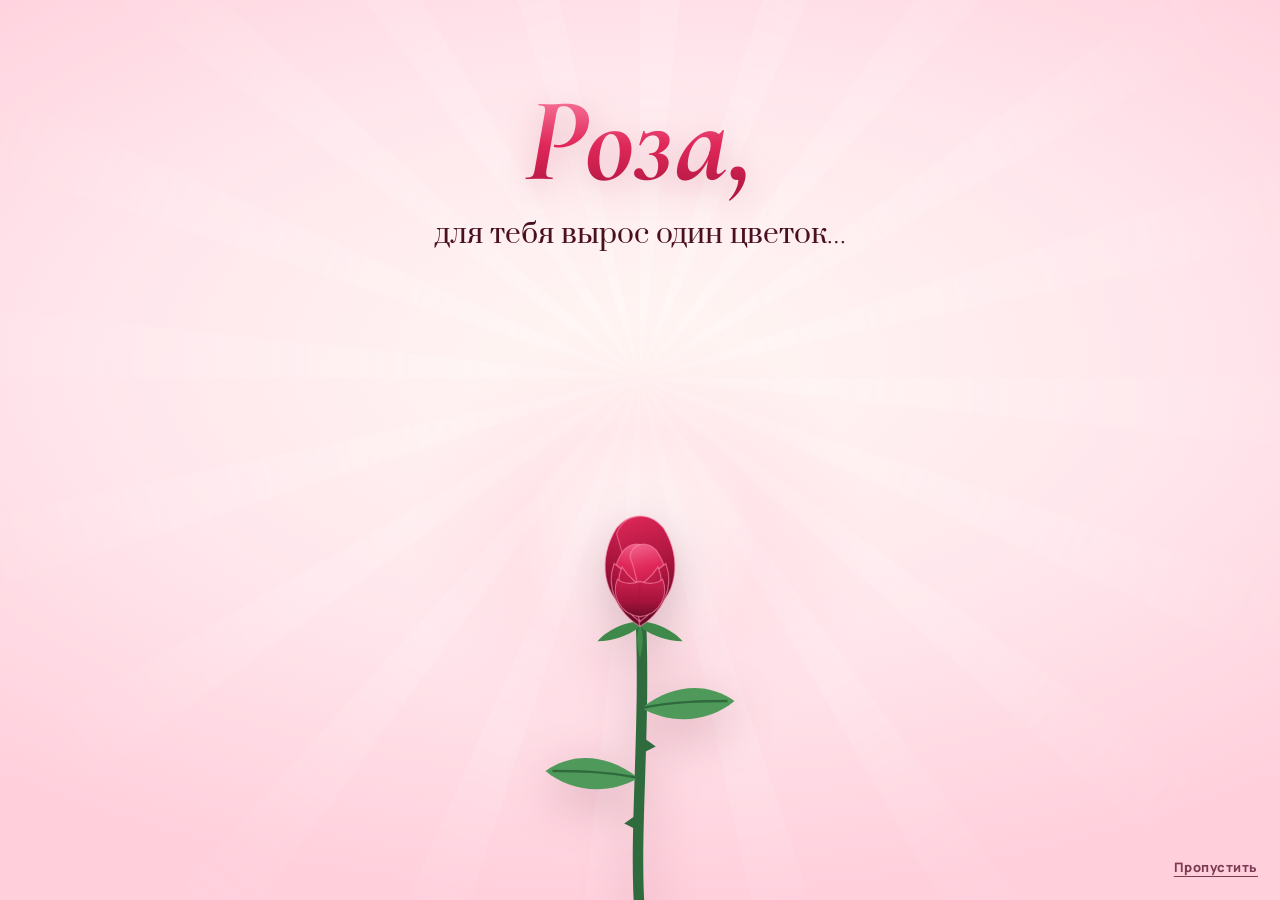
<file: public/roza.html>
<!doctype html>
<html lang="ru">
<head>
<meta charset="utf-8">
<meta name="viewport" content="width=device-width, initial-scale=1, viewport-fit=cover">
<title>Для Розы</title>
<meta name="claude:viewport-fit-sides" content="cover">
<meta name="description" content="Роза, для тебя расцвёл один цветок 🌹">
<meta property="og:title" content="Роза, это для тебя 🌹">
<meta property="og:description" content="Коснись бутона.">
<meta name="theme-color" content="#ffe4ea">
<link rel="preconnect" href="https://fonts.googleapis.com">
<link rel="preconnect" href="https://fonts.gstatic.com" crossorigin>
<link rel="stylesheet" href="https://fonts.googleapis.com/css2?family=Cormorant+Garamond:ital,wght@0,600;1,500;1,600;1,700&family=Manrope:wght@500;700;800&family=Marck+Script&family=Prata&display=swap">
<style>
/* Layout: a rose grows and blooms when she touches it, a storm of petals opens the page; the page is a rose garden (big blooming roses in the corners, falling petals) with one glass card wreathed in roses; the outro builds a wrapped bouquet with a tag. Single blush theme on purpose. */
:root {
  color-scheme: light;
  --cream: #fff6f3;
  --blush: #ffe4ea;
  --petal: #f7a1b5;
  --rose: #e0285a;
  --crimson: #a3123a;
  --wine: #5c0a24;
  --leaf: #4f9a5a;
  --leaf-deep: #2f6b3d;
  --gold: #e8b86b;
  --ink: #4a1022;
  --ink-soft: #7d3a52;
  --white: #ffffff;
  --font-name: "Cormorant Garamond", "Cormorant", Georgia, "Times New Roman", serif;
  --font-display: "Prata", "Cormorant Garamond", Georgia, serif;
  --font-body: "Manrope", "Segoe UI", system-ui, -apple-system, sans-serif;
  --font-hand: "Marck Script", "Segoe Script", "Comic Sans MS", cursive;
  --ease: cubic-bezier(.22, 1, .36, 1);
  --spring: cubic-bezier(.34, 1.56, .64, 1);
  --radius: 46px;
}

* { box-sizing: border-box; }
[hidden] { display: none !important; }
html, body { height: 100%; }
body { margin: 0; font-family: var(--font-body); color: var(--ink); background: var(--blush); -webkit-font-smoothing: antialiased; overflow-x: hidden; }
body.is-film { overflow: hidden; }
::selection { background: var(--rose); color: var(--white); }

/* ================= rose garden ================= */
.garden {
  position: fixed; inset: 0; z-index: 0; overflow: hidden; pointer-events: none;
  background:
    radial-gradient(70% 55% at 50% 45%, #fff8f5 0%, rgba(255, 246, 243, 0) 70%),
    radial-gradient(60% 50% at 0% 0%, rgba(247, 161, 181, .55), transparent 70%),
    radial-gradient(60% 55% at 100% 100%, rgba(224, 40, 90, .35), transparent 70%),
    linear-gradient(160deg, #ffeef2 0%, #ffe0e8 55%, #ffd2de 100%);
}
.bokeh { position: absolute; border-radius: 50%; left: var(--x); top: var(--y); width: var(--s); aspect-ratio: 1; background: radial-gradient(circle, rgba(255, 255, 255, .8), rgba(255, 255, 255, 0) 70%); animation: bokeh var(--d, 9s) ease-in-out infinite alternate; }
@keyframes bokeh { to { transform: translate(var(--dx, 20px), var(--dy, -30px)) scale(1.2); opacity: .5; } }
.big-rose { position: absolute; width: var(--s); aspect-ratio: 1; left: var(--x); top: var(--y); transform: translate(-50%, -50%); }
.big-rose .spin { width: 100%; height: 100%; animation: spin var(--sp, 120s) linear infinite; animation-direction: var(--dir, normal); }
@keyframes spin { to { transform: rotate(360deg); } }
.rtop svg { display: block; width: 100%; height: 100%; overflow: visible; }
.rtop .lay { transform-box: view-box; transform-origin: 0 0; }
.rtop.closed .lay { transform: scale(0); }
.rtop.blooming .lay { animation: lay-bloom 1.6s var(--spring) both; animation-delay: calc(var(--bd, 0s) + (5 - var(--li)) * 110ms); }
.rtop .leafs { transform-box: view-box; transform-origin: 0 0; }
.rtop.closed .leafs { transform: scale(0); }
.rtop.blooming .leafs { animation: lay-bloom 1.4s var(--ease) both; animation-delay: var(--bd, 0s); }
@keyframes lay-bloom { from { transform: scale(.12) rotate(-80deg); opacity: 0; } }
#petals-back { position: fixed; inset: 0; z-index: 1; width: 100%; height: 100%; pointer-events: none; }
#petals-front { position: fixed; inset: 0; z-index: 8; width: 100%; height: 100%; pointer-events: none; }
.layer { position: fixed; inset: 0; pointer-events: none; overflow: hidden; }
#fx { z-index: 9; }
.bit { position: absolute; left: 0; top: 0; margin: -.5em 0 0 -.5em; line-height: 1; pointer-events: none; will-change: transform; }

/* ================= stage + card ================= */
.stage {
  position: relative; z-index: 3; min-height: 100%;
  display: grid; place-items: center; grid-template-columns: minmax(0, 1fr);
  padding-block: 84px 84px;
  padding-left: max(16px, env(safe-area-inset-left, 0px));
  padding-right: max(16px, env(safe-area-inset-right, 0px));
  pointer-events: none;
  transition: opacity 1s var(--ease);
}
body.is-film .stage { opacity: 0; }
.card-float { width: min(100%, 680px); pointer-events: auto; }
body.is-revealed .card-float { animation: float 7s ease-in-out infinite; }
body.is-revealed .card-jelly { animation: card-in 1.4s var(--spring) both; }
@keyframes float { 0%, 100% { transform: translateY(0); } 50% { transform: translateY(-9px); } }
@keyframes card-in { from { transform: translateY(50px) scale(.9); opacity: .2; } }
@property --ang { syntax: "<angle>"; inherits: false; initial-value: 0deg; }
.card {
  position: relative; isolation: isolate;
  border-radius: var(--radius);
  padding: clamp(64px, 12vw, 96px) clamp(22px, 6vw, 56px) clamp(56px, 10vw, 84px);
  background: linear-gradient(155deg, rgba(255,255,255,.66) 0%, rgba(255,255,255,.3) 36%, rgba(255,240,244,.22) 62%, rgba(255,255,255,.4) 100%);
  -webkit-backdrop-filter: blur(22px) saturate(170%) brightness(1.04);
  backdrop-filter: blur(22px) saturate(170%) brightness(1.04);
  box-shadow:
    inset 0 1.5px 0 rgba(255,255,255,.95),
    inset 0 22px 44px -28px rgba(255,255,255,.95),
    inset 0 -30px 60px -36px rgba(224, 40, 90, .3),
    0 44px 90px -34px rgba(163, 18, 58, .5),
    0 14px 30px -14px rgba(92, 10, 36, .22);
  transform: perspective(1300px) rotateX(var(--rx, 0deg)) rotateY(var(--ry, 0deg));
  transition: transform .7s var(--ease);
}
.card.refract { backdrop-filter: url(#lg-refract) blur(13px) saturate(180%) brightness(1.05); }
.card::before {
  content: ""; position: absolute; inset: 0; z-index: 2; border-radius: inherit; padding: 2px; pointer-events: none;
  background: conic-gradient(from var(--ang), #ffffff, #f7a1b5, #e8b86b, #ffffff, #e0285a, #ffffff);
  -webkit-mask: linear-gradient(#000 0 0) content-box, linear-gradient(#000 0 0);
  -webkit-mask-composite: xor;
  mask: linear-gradient(#000 0 0) content-box exclude, linear-gradient(#000 0 0);
  animation: spin-border 7s linear infinite;
}
@keyframes spin-border { to { --ang: 360deg; } }
.glass-fx { position: absolute; inset: 0; z-index: -1; border-radius: inherit; overflow: hidden; pointer-events: none; }
.sheen { position: absolute; inset: 0; background: radial-gradient(120% 55% at 50% -12%, rgba(255,255,255,.7), transparent 58%); }
.glare { position: absolute; left: -30%; top: -75%; width: 150%; aspect-ratio: 1; background: radial-gradient(circle, rgba(255,255,255,.5) 0%, rgba(255,255,255,.15) 26%, rgba(255,255,255,0) 52%); transition: transform .5s var(--ease); }
.glare.drift { animation: glare-drift 11s ease-in-out infinite alternate; }
@keyframes glare-drift { from { transform: translate(-18%, 4%); } to { transform: translate(22%, 28%); } }
.cluster { position: absolute; z-index: 3; pointer-events: none; width: var(--cw); aspect-ratio: 1; }
.cluster .rtop { position: absolute; width: var(--s); aspect-ratio: 1; left: var(--x); top: var(--y); transform: translate(-50%, -50%); }
.cluster .sway { width: 100%; height: 100%; animation: sway var(--sw, 6s) ease-in-out infinite alternate; }
@keyframes sway { from { transform: rotate(-6deg); } to { transform: rotate(6deg); } }
.c-tl { --cw: clamp(110px, 26vw, 170px); left: calc(var(--cw) * -.45); top: calc(var(--cw) * -.45); }
.c-br { --cw: clamp(100px, 24vw, 160px); right: calc(var(--cw) * -.45); bottom: calc(var(--cw) * -.45); }
.c-tr { --cw: clamp(70px, 17vw, 110px); right: calc(var(--cw) * -.2); top: calc(var(--cw) * -.28); }
.c-bl { --cw: clamp(76px, 18vw, 120px); left: calc(var(--cw) * -.24); bottom: calc(var(--cw) * -.26); }
.cluster .rtop svg { filter: drop-shadow(0 8px 10px rgba(92, 10, 36, .22)); }

/* card content */
.steps { position: relative; }
.step { display: flex; flex-direction: column; align-items: flex-start; }
.step > * { max-width: 100%; }
.step-title:focus { outline: none; }
.kicker { display: inline-flex; align-items: center; gap: 9px; margin: 0; padding: 8px 15px 8px 11px; border-radius: 999px; font-size: 12px; font-weight: 800; letter-spacing: .14em; text-transform: uppercase; color: var(--crimson); background: rgba(255,255,255,.66); box-shadow: inset 0 1px 0 rgba(255,255,255,.95), 0 1px 2px rgba(163, 18, 58, .12); }
.kicker-dot { width: 8px; height: 8px; border-radius: 50%; background: var(--rose); box-shadow: 0 0 0 4px rgba(224, 40, 90, .18); animation: dot 1.6s ease-in-out infinite; }
@keyframes dot { 50% { box-shadow: 0 0 0 8px rgba(224, 40, 90, 0); } }
.hand { margin: 24px 0 0 4px; font-family: var(--font-hand); font-size: clamp(24px, 6vw, 32px); line-height: 1.05; color: var(--rose); transform: rotate(-4deg); transform-origin: left center; text-wrap: balance; }
.name {
  margin: 0 0 0 -6px; padding: 0 .12em .08em .02em;
  font-family: var(--font-name); font-style: italic; font-weight: 700;
  font-size: clamp(92px, 26vw, 176px); line-height: .95; letter-spacing: -.01em; white-space: nowrap;
  background: linear-gradient(100deg, var(--crimson) 0%, var(--rose) 30%, #ff8fb0 45%, var(--rose) 60%, var(--crimson) 100%);
  background-size: 220% 100%;
  -webkit-background-clip: text; background-clip: text; color: transparent;
  filter: drop-shadow(0 10px 18px rgba(163, 18, 58, .28));
  animation: shimmer 6s ease-in-out infinite alternate;
}
@keyframes shimmer { to { background-position: 100% 0; } }
.ask-body { width: 100%; margin-top: 12px; display: grid; gap: 14px 36px; }
.lead { margin: 0; font-size: 16.5px; line-height: 1.6; color: var(--ink-soft); max-width: 34ch; }
.question { margin: 0; font-family: var(--font-display); font-size: clamp(25px, 4.5vw, 36px); line-height: 1.22; text-wrap: balance; }
.answers { margin-top: 22px; display: flex; flex-wrap: wrap; align-items: center; gap: 12px; }
.no-slot { display: inline-flex; }
@media (min-width: 760px) { .ask-body { grid-template-columns: minmax(0, .8fr) minmax(0, 1.2fr); align-items: start; } .lead { padding-top: 6px; } }
.btn { font: 800 17px/1 var(--font-body); border: 0; border-radius: 999px; padding: 17px 28px; display: inline-flex; align-items: center; justify-content: center; gap: 10px; cursor: pointer; white-space: nowrap; -webkit-tap-highlight-color: transparent; touch-action: manipulation; }
.btn:focus-visible { outline: 3px solid var(--white); outline-offset: 3px; box-shadow: 0 0 0 6px var(--rose); }
.btn-yes { position: relative; color: var(--white); background: linear-gradient(180deg, #f05a82 0%, var(--rose) 50%, var(--crimson) 100%); box-shadow: inset 0 1px 0 rgba(255,255,255,.55), inset 0 -3px 8px rgba(92, 10, 36, .3), 0 14px 28px -12px rgba(163, 18, 58, .75); transform: scale(var(--grow, 1)); transform-origin: left center; transition: transform .5s var(--spring), box-shadow .3s; text-shadow: 0 1px 1px rgba(92, 10, 36, .3); }
.btn-yes::after { content: ""; position: absolute; inset: -4px; border-radius: inherit; pointer-events: none; border: 2px solid rgba(224, 40, 90, .5); animation: ring 1.9s ease-out infinite; }
@keyframes ring { from { transform: scale(.96); opacity: .9; } to { transform: scale(1.16, 1.3); opacity: 0; } }
.btn-yes:hover { box-shadow: inset 0 1px 0 rgba(255,255,255,.55), inset 0 -3px 8px rgba(92,10,36,.3), 0 18px 36px -12px rgba(163,18,58,.9); }
.btn-yes:active { transform: scale(calc(var(--grow, 1) * .95)); }
.btn-wide { width: 100%; white-space: normal; line-height: 1.25; text-align: center; }
.btn-no { color: var(--ink-soft); background: rgba(255,255,255,.58); box-shadow: inset 0 1px 0 rgba(255,255,255,.95), inset 0 0 0 1px rgba(255,255,255,.6), 0 4px 12px -6px rgba(92, 10, 36, .3); }
.btn-no.is-loose { position: fixed; z-index: 6; left: 0; top: 0; background: rgba(255,255,255,.68); -webkit-backdrop-filter: blur(12px) saturate(180%); backdrop-filter: blur(12px) saturate(180%); transition: left .42s var(--spring), top .42s var(--spring); }
.btn-no.is-surrender { color: var(--rose); }
.hint { margin: 18px 0 0; font-size: 14px; line-height: 1.45; color: var(--ink-soft); min-height: 1.45em; }
.title { margin: 20px 0 0; font-family: var(--font-display); font-size: clamp(30px, 6.4vw, 46px); line-height: 1.15; text-wrap: balance; }
.title em { font-family: var(--font-name); font-style: italic; font-weight: 700; font-size: 1.2em; color: var(--rose); }
.field { border: 0; padding: 0; margin: 24px 0 0; min-width: 0; width: 100%; }
.field-label, .field legend { display: block; padding: 0; margin: 0 0 10px; font-size: 12px; font-weight: 800; letter-spacing: .14em; text-transform: uppercase; color: var(--ink-soft); }
.tabs { display: flex; flex-wrap: wrap; gap: 8px; margin-bottom: 14px; }
.tab { padding: 10px 14px; border: 0; border-radius: 999px; cursor: pointer; font: 800 13.5px/1 var(--font-body); color: var(--ink-soft); background: rgba(255,255,255,.5); box-shadow: inset 0 1px 0 rgba(255,255,255,.95), inset 0 0 0 1px rgba(255,255,255,.6); white-space: nowrap; transition: background .25s, color .25s, box-shadow .25s, transform .3s var(--spring); }
.tab:hover { transform: translateY(-1px); }
.tab[aria-selected="true"] { color: var(--white); background: linear-gradient(180deg, #f05a82, var(--rose)); box-shadow: 0 6px 14px -6px rgba(163, 18, 58, .8); }
.tab:focus-visible { outline: 3px solid var(--rose); outline-offset: 2px; }
.chips { display: grid; grid-template-columns: repeat(2, minmax(0, 1fr)); gap: 10px; }
@media (min-width: 760px) { .chips { grid-template-columns: repeat(3, minmax(0, 1fr)); } }
.chip { position: relative; display: block; min-width: 0; }
.chip input { position: absolute; opacity: 0; width: 1px; height: 1px; pointer-events: none; }
.chip-face { display: flex; align-items: center; gap: 10px; height: 100%; padding: 13px 14px; border-radius: 18px; font-weight: 700; font-size: 15px; line-height: 1.2; color: var(--ink); background: rgba(255,255,255,.48); box-shadow: inset 0 1px 0 rgba(255,255,255,.9), inset 0 0 0 1px rgba(255,255,255,.55); cursor: pointer; transition: transform .3s var(--spring), background .2s, box-shadow .2s, color .2s; }
.chip-emoji { font-size: 22px; line-height: 1; flex: none; }
.chip:hover .chip-face { transform: translateY(-2px); background: rgba(255,255,255,.68); }
.chip input:checked + .chip-face, .chip-face.roll { color: var(--crimson); background: linear-gradient(180deg, rgba(255,255,255,.94), rgba(255,220,230,.94)); box-shadow: inset 0 0 0 2px var(--rose), 0 10px 20px -12px rgba(163, 18, 58, .7); }
.chip-face.roll { transform: scale(1.05); }
.chip input:focus-visible + .chip-face { outline: 3px solid var(--rose); outline-offset: 2px; }
.fate-row { display: flex; flex-wrap: wrap; align-items: center; justify-content: space-between; gap: 10px 16px; margin-top: 12px; }
.picked { margin: 0; font-size: 14.5px; color: var(--ink-soft); min-height: 1.4em; }
.picked b { color: var(--crimson); }
.fate { padding: 11px 16px; border-radius: 999px; border: 0; cursor: pointer; font: 800 13.5px/1 var(--font-body); color: var(--crimson); background: rgba(255,255,255,.72); box-shadow: inset 0 0 0 1.5px rgba(224, 40, 90, .45); transition: transform .3s var(--spring), background .2s; }
.fate:hover { transform: translateY(-1px) rotate(-2deg); background: #fff; }
.fate:focus-visible { outline: 3px solid var(--rose); outline-offset: 2px; }
.fate[disabled] { opacity: .6; cursor: progress; }
.when { display: grid; grid-template-columns: minmax(0, 1.4fr) minmax(0, 1fr); gap: 10px; width: 100%; margin-top: 18px; }
.when > div { min-width: 0; }
.input { display: block; width: 100%; min-height: 52px; font: 700 16px var(--font-body); color: var(--ink); padding: 13px 14px; border: 0; border-radius: 16px; background: rgba(255,255,255,.62); box-shadow: inset 0 1px 0 rgba(255,255,255,.95), inset 0 0 0 1px rgba(255,255,255,.6); -webkit-appearance: none; appearance: none; }
.input::-webkit-date-and-time-value { text-align: left; }
.input:focus-visible { outline: 3px solid var(--rose); outline-offset: 2px; }
.plan-actions { width: 100%; margin-top: 24px; }
.ticket-wrap { width: 100%; margin-top: 22px; filter: drop-shadow(0 16px 22px rgba(92, 10, 36, .22)); }
.ticket { --cut: calc(100% - 66px); border-radius: 24px; background: linear-gradient(180deg, rgba(255,255,255,.96), rgba(255,236,241,.92));
  -webkit-mask: radial-gradient(circle 12px at left var(--cut), #0000 97%, #000) left / 51% 100% no-repeat, radial-gradient(circle 12px at right var(--cut), #0000 97%, #000) right / 51% 100% no-repeat;
  mask: radial-gradient(circle 12px at left var(--cut), #0000 97%, #000) left / 51% 100% no-repeat, radial-gradient(circle 12px at right var(--cut), #0000 97%, #000) right / 51% 100% no-repeat; }
.ticket-main { padding: 20px 22px 18px; }
.ticket-label { margin: 0 0 14px; font-size: 11.5px; font-weight: 800; letter-spacing: .16em; text-transform: uppercase; color: var(--rose); }
.ticket-rows { display: grid; gap: 10px; margin: 0; }
.ticket-rows > div { display: grid; grid-template-columns: 58px minmax(0, 1fr); gap: 12px; align-items: baseline; }
.ticket-rows dt { font-size: 11.5px; font-weight: 800; letter-spacing: .12em; text-transform: uppercase; color: var(--ink-soft); }
.ticket-rows dd { margin: 0; font-family: var(--font-display); font-size: 17px; line-height: 1.35; }
.ticket-stub { height: 66px; margin: 0 16px; padding: 0 6px; border-top: 2px dashed rgba(224, 40, 90, .32); display: flex; align-items: center; justify-content: space-between; gap: 12px; }
.stamp { flex: none; width: 44px; height: 44px; transform: rotate(-12deg); }
.stamp svg { display: block; width: 100%; height: 100%; overflow: visible; }
.count { font-weight: 800; font-size: 14.5px; color: var(--rose); text-align: right; font-variant-numeric: tabular-nums; }
.note { font-size: clamp(24px, 5.6vw, 30px); margin-top: 20px; transform: rotate(-2deg); }
.done-actions { display: flex; flex-wrap: wrap; align-items: center; gap: 8px 18px; margin-top: 14px; }
.btn-ride { padding: 14px 22px; font-size: 15px; }
.btn-link { background: none; border: 0; padding: 8px 2px; cursor: pointer; font: 700 14.5px var(--font-body); color: var(--ink-soft); text-decoration: underline; text-decoration-color: rgba(125, 58, 82, .4); text-underline-offset: 4px; }
.btn-link:hover { color: var(--rose); }
.btn-link:focus-visible { outline: 3px solid var(--rose); outline-offset: 2px; border-radius: 6px; }

/* ================= side-view rose (intro + bouquet) ================= */
.srose svg { display: block; width: 100%; height: auto; overflow: visible; }
.srose .head { transform-box: view-box; transform-origin: 100px 136px; transition: transform 1.1s var(--spring); }
.srose .p { transform-box: view-box; transition: transform 1.4s var(--spring); }
.srose .pb-l { transform-origin: 94px 128px; } .srose .pb-r { transform-origin: 106px 128px; }
.srose .pm-l { transform-origin: 98px 130px; } .srose .pm-r { transform-origin: 102px 130px; }
.srose .pf-l, .srose .pf-r { transform-origin: 100px 134px; } .srose .pf-c { transform-origin: 100px 136px; }
.srose .po-l, .srose .po-r { transform-origin: 100px 138px; }
.srose.bud .po-l { transform: rotate(42deg); } .srose.bud .po-r { transform: rotate(-42deg); }
.srose.open .po-l { transform: rotate(-12deg); } .srose.open .po-r { transform: rotate(12deg); }
.srose .sep { transform-box: view-box; transform-origin: 100px 134px; transition: transform 1.2s var(--spring); }
.srose .stem-path { stroke-dasharray: 200; stroke-dashoffset: 0; transition: stroke-dashoffset 1.3s cubic-bezier(.3,.1,.3,1); }
.srose .leaf { transform-box: view-box; transition: transform .9s var(--spring); }
.srose .leaf-l { transform-origin: 99px 240px; } .srose .leaf-r { transform-origin: 101px 200px; }
.srose.bud .head { transform: translateY(16px) scale(.7); }
.srose.bud .pb-l { transform: rotate(16deg); } .srose.bud .pb-r { transform: rotate(-16deg); }
.srose.bud .pm-l { transform: rotate(14deg); } .srose.bud .pm-r { transform: rotate(-14deg); }
.srose.bud .pf-l { transform: rotate(32deg); } .srose.bud .pf-r { transform: rotate(-32deg); }
.srose.bud .pf-c { transform: translateY(-6px) scale(.84, .9); }
.srose.bud .sep-l { transform: rotate(18deg); } .srose.bud .sep-r { transform: rotate(-18deg); }
.srose.open .pf-l { transform: rotate(-20deg); } .srose.open .pf-r { transform: rotate(20deg); }
.srose.open .pf-c { transform: scale(1.07); }
.srose.open .pm-l { transform: rotate(-8deg); transition-delay: .14s; } .srose.open .pm-r { transform: rotate(8deg); transition-delay: .14s; }
.srose.open .pb-l { transform: rotate(-13deg); transition-delay: .28s; } .srose.open .pb-r { transform: rotate(13deg); transition-delay: .28s; }
.srose.open .sep-l { transform: rotate(-10deg); } .srose.open .sep-r { transform: rotate(10deg); }
.srose.seed .head { transform: scale(0); }
.srose.seed .stem-path { stroke-dashoffset: 200; }
.srose.seed .leaf { transform: scale(0); }
.srose.growing .leaf-l { transition-delay: .6s; } .srose.growing .leaf-r { transition-delay: .85s; }
.srose.growing .head { transition-delay: 1s; }
.srose .glow { opacity: 0; transition: opacity 1s ease; }
.srose.open .glow { opacity: 1; }

/* ================= the film (intro + outro) ================= */
.film { position: fixed; inset: 0; z-index: 50; overflow: hidden; background: radial-gradient(80% 60% at 50% 40%, #fff7f4 0%, #ffe6ec 55%, #ffcfdc 100%); }
.rays { position: absolute; left: 50%; top: 42%; width: 160vmax; aspect-ratio: 1; margin: -80vmax 0 0 -80vmax; background: repeating-conic-gradient(from 0deg, rgba(255,255,255,.35) 0deg 6deg, rgba(255,255,255,0) 6deg 18deg); -webkit-mask: radial-gradient(closest-side, #000 10%, transparent 70%); mask: radial-gradient(closest-side, #000 10%, transparent 70%); animation: rays 60s linear infinite; opacity: .6; }
@keyframes rays { to { transform: rotate(360deg); } }
.film-rose { position: absolute; left: 50%; bottom: -2vh; height: min(68vh, 560px); aspect-ratio: 200 / 320; transform: translateX(-50%); cursor: pointer; -webkit-tap-highlight-color: transparent; border: 0; padding: 0; background: none; }
.film-rose:focus { outline: none; }
.film-rose:focus-visible .srose { filter: drop-shadow(0 0 12px rgba(224, 40, 90, .8)); }
.film-rose .srose { width: 100%; height: 100%; }
.film-rose svg { filter: drop-shadow(0 14px 24px rgba(92, 10, 36, .25)); }
.halo { position: absolute; left: 50%; top: calc(100% - min(68vh, 560px) * .6 - 2vh); width: min(60vh, 480px); aspect-ratio: 1; margin: calc(min(60vh, 480px) / -2) 0 0 calc(min(60vh, 480px) / -2); border-radius: 50%; background: radial-gradient(circle, rgba(255, 255, 255, .95), rgba(255, 200, 215, .5) 35%, transparent 68%); opacity: .5; pointer-events: none; animation: halo 3s ease-in-out infinite alternate; }
@keyframes halo { to { transform: scale(1.08); opacity: .75; } }
.wreath .rtop { position: absolute; transform: translate(-50%, -50%); pointer-events: none; }
.wreath .rtop .spin { width: 100%; height: 100%; animation: spin var(--sp, 80s) linear infinite; }
.wreath .rtop svg { filter: drop-shadow(0 8px 10px rgba(92, 10, 36, .2)); }
.caption { position: absolute; left: 50%; top: 9%; transform: translateX(-50%); width: min(92vw, 720px); margin: 0; text-align: center; pointer-events: none; }
.cap-name.sm { font-size: clamp(44px, 10vw, 76px); white-space: nowrap; }
.cap-name { display: block; font-family: var(--font-name); font-style: italic; font-weight: 700; font-size: clamp(64px, 17vw, 120px); line-height: 1; background: linear-gradient(180deg, #ff8fb0, var(--rose) 50%, var(--crimson)); -webkit-background-clip: text; background-clip: text; color: transparent; filter: drop-shadow(0 8px 16px rgba(163, 18, 58, .25)); padding: 0 .1em .06em; }
.cap-line { display: block; margin-top: 8px; font-family: var(--font-display); font-size: clamp(19px, 4.6vw, 28px); line-height: 1.3; color: var(--ink); text-wrap: balance; }
.tap { position: absolute; left: 50%; transform: translateX(-50%); bottom: calc(min(68vh, 560px) * .5); margin: 0; font-size: 12px; font-weight: 800; letter-spacing: .24em; text-transform: uppercase; color: var(--rose); pointer-events: none; animation: blink 1.8s ease-in-out infinite; white-space: nowrap; background: rgba(255,255,255,.7); padding: 8px 14px; border-radius: 999px; }
@keyframes blink { 50% { opacity: .45; } }
.film-cta { position: absolute; left: 50%; transform: translateX(-50%); display: flex; flex-wrap: wrap; justify-content: center; align-items: center; gap: 10px 18px; width: min(92vw, 560px); }
.film-cta .btn { box-shadow: 0 14px 28px -10px rgba(92, 10, 36, .55); }
.film-link { background: none; border: 0; padding: 10px 6px; cursor: pointer; font: 800 14px var(--font-body); color: var(--crimson); text-decoration: underline; text-underline-offset: 4px; }
.film-link:focus-visible { outline: 2px solid var(--rose); outline-offset: 2px; border-radius: 6px; }
.film-skip { position: absolute; z-index: 5; right: max(16px, env(safe-area-inset-right, 0px)); bottom: calc(14px + env(safe-area-inset-bottom, 0px)); padding: 10px 6px; border: 0; background: none; cursor: pointer; font: 800 13px var(--font-body); letter-spacing: .04em; color: var(--ink-soft); text-decoration: underline; text-underline-offset: 4px; }
.film-skip:focus-visible { outline: 2px solid var(--rose); outline-offset: 2px; border-radius: 6px; }

/* bouquet */
.bouquet { position: absolute; left: 50%; bottom: 2vh; height: min(56vh, 480px); aspect-ratio: 200 / 320; transform: translateX(-50%); pointer-events: none; }
.bq-paper, .bq-front, .bq-ribbon { position: absolute; inset: 0; width: 100%; height: 100%; overflow: visible; }
.bq-paper { z-index: 0; transform-origin: 50% 94%; transition: transform 1s var(--spring), opacity .6s; }
.bq-front { z-index: 7; transform-origin: 50% 94%; transition: transform 1s var(--spring) .1s, opacity .6s; }
.bq-ribbon { z-index: 8; transform-origin: 50% 88%; transition: transform .9s var(--spring), opacity .4s; }
.bouquet.wrap-off .bq-paper, .bouquet.wrap-off .bq-front { transform: scaleY(0); opacity: 0; }
.bouquet.wrap-off .bq-ribbon { transform: scale(0) rotate(-40deg); opacity: 0; }
/* each rose is scaled so its stem tie point (100, 280) lands on the ribbon (100, 272) and its head rises above the paper */
.bq-rose { position: absolute; left: 50%; top: -15.8%; width: 115%; transform-origin: 50% 87.5%; z-index: var(--z, 2); transform: translateX(-50%) rotate(var(--a)) scale(var(--sc, 1)); }
.tag { position: absolute; left: 58%; top: 70%; z-index: 9; width: min(52vw, 230px); padding: 12px 14px 12px 18px; border-radius: 6px 14px 14px 6px; background: #fffaf3; color: var(--ink); font: 700 13.5px/1.4 var(--font-body); box-shadow: 0 10px 22px -10px rgba(92, 10, 36, .5); transform-origin: 0 0; opacity: 0; transform: rotate(-30deg) scale(.6); transition: transform 1.1s var(--spring), opacity .4s; }
.tag::before { content: ""; position: absolute; left: 6px; top: 50%; width: 7px; height: 7px; margin-top: -3.5px; border-radius: 50%; background: var(--blush); box-shadow: inset 0 0 0 1.5px #e0b8c4; }
.tag b { display: block; font-family: var(--font-name); font-style: italic; font-size: 22px; color: var(--rose); }
.tag.shown { opacity: 1; transform: rotate(8deg); animation: tag-swing 3s ease-in-out infinite alternate 1.1s; }
@keyframes tag-swing { from { transform: rotate(8deg); } to { transform: rotate(2deg); } }
.storm { position: fixed; inset: 0; z-index: 80; width: 100%; height: 100%; pointer-events: none; }

.defs { position: absolute; width: 0; height: 0; overflow: hidden; }
@media (max-width: 600px) { .tag { left: 30%; top: 76%; width: min(60vw, 230px); } }
@media (max-width: 420px) {
  .chip-face { padding: 12px 11px; font-size: 14px; gap: 8px; }
  .btn { padding: 16px 22px; font-size: 16px; }
  .tab { padding: 9px 11px; font-size: 13px; }
}
@media (prefers-reduced-transparency: reduce) { .card { background: rgba(255, 246, 248, .94); } }
@media (prefers-reduced-motion: reduce) {
  *, *::before, *::after { animation-duration: .001ms !important; animation-iteration-count: 1 !important; animation-delay: 0s !important; transition-duration: .001ms !important; transition-delay: 0s !important; }
}
</style>
</head>
<body class="is-film">

<svg class="defs" width="0" height="0" aria-hidden="true" focusable="false">
  <defs>
    <filter id="lg-refract" filterUnits="userSpaceOnUse" primitiveUnits="userSpaceOnUse" x="0" y="0" width="680" height="700" color-interpolation-filters="sRGB">
      <feImage id="lg-map" x="0" y="0" width="680" height="700" preserveAspectRatio="none" result="map"/>
      <feDisplacementMap in="SourceGraphic" in2="map" scale="52" xChannelSelector="R" yChannelSelector="G"/>
    </filter>
    <linearGradient id="paperG" x1="0" y1="0" x2="0" y2="1"><stop offset="0" stop-color="#fff3ef"/><stop offset="1" stop-color="#f6c9d4"/></linearGradient>
    <linearGradient id="paperF" x1="0" y1="0" x2="1" y2="0"><stop offset="0" stop-color="#f9d7df"/><stop offset=".5" stop-color="#fff5f2"/><stop offset="1" stop-color="#f3bfcc"/></linearGradient>
  </defs>
</svg>

<div class="garden" id="garden" aria-hidden="true"></div>
<canvas id="petals-back" aria-hidden="true"></canvas>

<main class="stage" id="stage" inert>
  <div class="card-float">
    <div class="card-jelly" id="jelly">
      <article class="card" id="card">
        <div class="glass-fx" aria-hidden="true"><div class="sheen"></div><div class="glare" id="glare"></div></div>
        <div class="cluster c-tl" aria-hidden="true" id="c-tl"></div>
        <div class="cluster c-tr" aria-hidden="true" id="c-tr"></div>
        <div class="cluster c-bl" aria-hidden="true" id="c-bl"></div>
        <div class="cluster c-br" aria-hidden="true" id="c-br"></div>

        <div class="steps" id="steps">
          <section class="step" id="step-ask" aria-labelledby="ask-title">
            <p class="kicker"><span class="kicker-dot" aria-hidden="true"></span>Приглашение на свидание</p>
            <p class="hand">для самой нежной девушки</p>
            <h1 class="name">Роза</h1>
            <div class="ask-body">
              <p class="lead">Даже самые красивые розы сегодня распустились ради тебя. И у них есть к тебе один вопрос.</p>
              <div>
                <h2 class="question step-title" id="ask-title" tabindex="-1">Пойдёшь со мной на свидание?</h2>
                <div class="answers">
                  <button class="btn btn-yes" id="yes" type="button">Да, конечно <span aria-hidden="true">🌹</span></button>
                  <span class="no-slot" id="no-slot"><button class="btn btn-no" id="no" type="button">Нет</button></span>
                </div>
                <p class="hint" id="hint" aria-live="polite">Подсказка: правильный ответ цвета розы 🌹</p>
              </div>
            </div>
          </section>

          <section class="step" id="step-plan" aria-labelledby="plan-title" hidden>
            <p class="kicker"><span class="kicker-dot" aria-hidden="true"></span>Ты сказала «да»</p>
            <h2 class="title step-title" id="plan-title" tabindex="-1">Ура! Тогда давай <em>всё спланируем</em></h2>
            <form id="plan-form" novalidate style="width:100%">
              <fieldset class="field">
                <legend>Куда пойдём? 30 идей в 5 категориях</legend>
                <div class="tabs" role="tablist" aria-label="Категории" id="tabs"></div>
                <div id="panels"></div>
                <div class="fate-row">
                  <p class="picked" id="picked" aria-live="polite">Выбери что-нибудь или доверься судьбе</p>
                  <button class="fate" id="fate" type="button">🎲 Пусть решит судьба</button>
                </div>
              </fieldset>
              <div class="when">
                <div>
                  <label class="field-label" for="date">День</label>
                  <input class="input" type="date" id="date" name="date" required>
                </div>
                <div>
                  <label class="field-label" for="time">Время</label>
                  <input class="input" type="time" id="time" name="time" value="19:00" step="900" required>
                </div>
              </div>
              <div class="plan-actions">
                <button class="btn btn-yes btn-wide" id="plan-submit" type="submit">Назначить свидание <span aria-hidden="true">💐</span></button>
              </div>
              <p class="hint" id="plan-hint" aria-live="polite"></p>
            </form>
          </section>

          <section class="step" id="step-done" aria-labelledby="done-title" hidden>
            <p class="kicker"><span class="kicker-dot" aria-hidden="true"></span>Свидание назначено</p>
            <h2 class="title step-title" id="done-title" tabindex="-1">До встречи, <em>Роза</em>!</h2>
            <div class="ticket-wrap">
              <div class="ticket">
                <div class="ticket-main">
                  <p class="ticket-label">Билет на свидание · на двоих</p>
                  <dl class="ticket-rows">
                    <div><dt>Кто</dt><dd>Роза и я</dd></div>
                    <div><dt>Куда</dt><dd id="t-place">Рамён</dd></div>
                    <div><dt>Когда</dt><dd id="t-when">суббота, в 19:00</dd></div>
                    <div><dt>С собой</dt><dd>Букет роз для тебя 💐</dd></div>
                  </dl>
                </div>
                <div class="ticket-stub"><span class="stamp" id="stamp" aria-hidden="true"></span><span class="count" id="t-count"></span></div>
              </div>
            </div>
            <p class="hand note">Сделай скриншот и отправь мне. Я уже жду 💌</p>
            <div class="done-actions">
              <button class="btn btn-yes btn-ride" id="replay-bouquet" type="button">Посмотреть букет <span aria-hidden="true">💐</span></button>
              <button class="btn-link" id="edit" type="button">Изменить план</button>
              <button class="btn-link" id="restart" type="button">Начать сначала</button>
            </div>
          </section>
        </div>
      </article>
    </div>
  </div>
</main>

<canvas id="petals-front" aria-hidden="true"></canvas>
<div class="layer" id="fx" aria-hidden="true"></div>

<div class="film" id="film" role="dialog" aria-modal="true" aria-label="Цветок для Розы">
  <div class="rays" aria-hidden="true"></div>
  <div class="wreath" id="wreath" aria-hidden="true"></div>
  <div class="halo" id="halo" aria-hidden="true"></div>
  <button class="film-rose" id="film-rose" type="button" aria-label="Коснуться бутона"></button>
  <div class="bouquet wrap-off" id="bouquet" hidden aria-hidden="true">
    <svg class="bq-paper" viewBox="0 0 200 320" preserveAspectRatio="none"><path d="M100 306 L 6 112 Q 54 140 100 128 Q 146 140 194 112 Z" fill="url(#paperG)"/><path d="M100 306 L 30 140 M100 306 L 170 140 M100 306 L 100 132" stroke="#e7b3c1" stroke-width="1.2" opacity=".7"/></svg>
    <div id="bq-roses"></div>
    <svg class="bq-front" viewBox="0 0 200 320" preserveAspectRatio="none"><path d="M100 312 L 34 196 Q 100 222 166 196 Z" fill="url(#paperF)"/><path d="M34 196 Q 100 222 166 196" stroke="#fff" stroke-width="2" fill="none" opacity=".8"/></svg>
    <svg class="bq-ribbon" viewBox="0 0 200 320"><path d="M100 272 C 78 252, 56 252, 58 266 C 60 280, 82 280, 100 274 Z M100 272 C 122 252, 144 252, 142 266 C 140 280, 118 280, 100 274 Z" fill="#e0285a"/><path d="M96 276 L 84 308 L 92 304 L 98 312 L 100 278 Z M104 276 L 116 308 L 108 304 L 102 312 L 100 278 Z" fill="#c21d4d"/><ellipse cx="100" cy="273" rx="8" ry="7" fill="#a3123a"/><path d="M66 262 C 74 258, 84 262, 92 268" stroke="#ff8fb0" stroke-width="2" fill="none" opacity=".8"/></svg>
    <div class="tag" id="tag"></div>
  </div>
  <p class="caption" id="caption" aria-live="polite"></p>
  <p class="tap" id="tap" hidden>коснись бутона</p>
  <div class="film-cta" id="film-cta" hidden></div>
  <button class="film-skip" id="film-skip" type="button">Пропустить</button>
</div>
<canvas class="storm" id="storm" aria-hidden="true"></canvas>

<script>
(() => {
  "use strict";
  const $ = (s) => document.querySelector(s);
  const reduced = matchMedia("(prefers-reduced-motion: reduce)").matches;
  const fineHover = matchMedia("(hover: hover) and (pointer: fine)").matches;
  const rnd = (a, b) => a + Math.random() * (b - a);
  const pick = (a) => a[Math.floor(Math.random() * a.length)];
  const vw = () => window.innerWidth;
  const vh = () => window.innerHeight;
  const small = () => vw() < 600;
  const body = document.body;
  const wait = (ms) => new Promise((r) => setTimeout(r, reduced ? Math.min(ms, 60) : ms));

  const card = $("#card"), glare = $("#glare"), jelly = $("#jelly"), stepsWrap = $("#steps"), stage = $("#stage");
  const yesBtn = $("#yes"), noBtn = $("#no"), slot = $("#no-slot"), hint = $("#hint");
  const fx = $("#fx");
  const steps = { ask: $("#step-ask"), plan: $("#step-plan"), done: $("#step-done") };
  let current = steps.ask;

  /* ================= roses ================= */
  // [deep, mid, main, light]
  const PAL = {
    red: ["#5c0a24", "#a3123a", "#e0285a", "#ff8fb0"],
    crimson: ["#4a061b", "#8a0f2e", "#c8183f", "#ff6f8f"],
    pink: ["#a3123a", "#e0457a", "#f7a1b5", "#ffe1e8"],
    blush: ["#c2456b", "#f28fab", "#ffc6d4", "#fff3f5"],
    peach: ["#b84a3a", "#f08a6e", "#ffc2a8", "#fff1e8"],
    white: ["#d9a7b5", "#f6dce3", "#fff4f6", "#ffffff"]
  };
  let uid = 0;
  const petalPath = (len, w) => `M0 0 C ${-w * .6} ${-len * .1}, ${-w * 1.1} ${-len * .55}, ${-w * .7} ${-len * .92} C ${-w * .35} ${-len * 1.05}, ${w * .35} ${-len * 1.05}, ${w * .7} ${-len * .92} C ${w * 1.1} ${-len * .55}, ${w * .6} ${-len * .1}, 0 0 Z`;
  function roseTop(pal = "red", { leaves = true } = {}) {
    const id = "rt" + (++uid), P = PAL[pal];
    const layers = [{ n: 8, len: 100, w: 50 }, { n: 7, len: 84, w: 46 }, { n: 6, len: 67, w: 40 }, { n: 5, len: 50, w: 33 }, { n: 4, len: 34, w: 25 }, { n: 3, len: 20, w: 16 }];
    let s = `<svg viewBox="-115 -115 230 230"><defs><radialGradient id="${id}" cx="0" cy="0" r="104" gradientUnits="userSpaceOnUse"><stop offset="0" stop-color="${P[0]}"/><stop offset=".36" stop-color="${P[1]}"/><stop offset=".76" stop-color="${P[2]}"/><stop offset="1" stop-color="${P[3]}"/></radialGradient></defs>`;
    if (leaves) {
      s += `<g class="leafs">`;
      for (const a of [rnd(20, 50), rnd(140, 170), rnd(250, 290)]) s += `<g transform="rotate(${a.toFixed(0)})"><path d="M10 0 C 40 -24, 84 -22, 114 0 C 84 22, 40 24, 10 0 Z" fill="#4f9a5a"/><path d="M14 0 C 50 -2, 84 -1, 110 0" stroke="#2f6b3d" stroke-width="1.6" fill="none"/></g>`;
      s += `</g>`;
    }
    const off = rnd(0, 40);
    layers.forEach((L, li) => {
      s += `<g class="lay" style="--li:${li}">`;
      if (li > 0) s += `<circle r="${(L.len * .98).toFixed(0)}" fill="${P[0]}" opacity=".22"/>`;
      for (let k = 0; k < L.n; k++) {
        const a = off + li * 23 + k * (360 / L.n) + rnd(-6, 6);
        s += `<path d="${petalPath(L.len * rnd(.94, 1.04), L.w)}" transform="rotate(${a.toFixed(1)})" fill="url(#${id})" stroke="${P[3]}" stroke-opacity=".6" stroke-width="1.3"/>`;
      }
      s += `</g>`;
    });
    s += `<g class="lay" style="--li:5"><path d="M-7 3 C -8 -6, 6 -9, 8 -1 C 9 7, -3 10, -6 4 C -8 -1, -1 -4, 2 -1" stroke="${P[0]}" stroke-width="2.6" fill="none" stroke-linecap="round"/></g></svg>`;
    return s;
  }
  function roseSide(pal = "red") {
    const id = "rs" + (++uid), P = PAL[pal];
    const g = `url(#${id})`, gb = `url(#${id}b)`;
    return `<svg viewBox="0 0 200 320"><defs>
      <linearGradient id="${id}" x1="0" y1="56" x2="0" y2="140" gradientUnits="userSpaceOnUse"><stop offset="0" stop-color="${P[3]}"/><stop offset=".42" stop-color="${P[2]}"/><stop offset=".8" stop-color="${P[1]}"/><stop offset="1" stop-color="${P[0]}"/></linearGradient>
      <linearGradient id="${id}b" x1="0" y1="44" x2="0" y2="130" gradientUnits="userSpaceOnUse"><stop offset="0" stop-color="${P[2]}"/><stop offset=".6" stop-color="${P[1]}"/><stop offset="1" stop-color="${P[0]}"/></linearGradient>
      <radialGradient id="${id}g"><stop offset="0" stop-color="#fff" stop-opacity=".9"/><stop offset=".5" stop-color="${P[3]}" stop-opacity=".35"/><stop offset="1" stop-color="${P[3]}" stop-opacity="0"/></radialGradient></defs>
      <circle class="glow" cx="100" cy="96" r="80" fill="url(#${id}g)"/>
      <path class="stem-path" d="M100 320 C 96 270, 104 210, 100 138" stroke="#2f6b3d" stroke-width="6" fill="none" stroke-linecap="round"/>
      <path d="M99 270 L 91 266 L 98 261 Z M101 226 L 109 222 L 102 217 Z" fill="#2f6b3d"/>
      <g class="leaf leaf-l"><path d="M99 240 C 80 225, 60 226, 46 236 C 60 248, 82 250, 99 240 Z" fill="#4f9a5a"/><path d="M99 240 C 80 236, 62 236, 50 236" stroke="#2f6b3d" stroke-width="1.4" fill="none"/></g>
      <g class="leaf leaf-r"><path d="M101 200 C 120 185, 140 186, 154 196 C 140 208, 118 210, 101 200 Z" fill="#4f9a5a"/><path d="M101 200 C 120 196, 138 196, 150 196" stroke="#2f6b3d" stroke-width="1.4" fill="none"/></g>
      <g class="head">
        <path class="sep sep-l" d="M100 134 C 88 138, 76 150, 72 160 C 84 156, 94 148, 100 140 Z" fill="#3f8a4a"/>
        <path class="sep sep-r" d="M100 134 C 112 138, 124 150, 128 160 C 116 156, 106 148, 100 140 Z" fill="#3f8a4a"/>
        <path d="M100 136 C 96 146, 98 156, 100 164 C 102 156, 104 146, 100 136 Z" fill="#3f8a4a"/>
        <path class="p pb-l" d="M94 128 C 66 122, 54 92, 62 64 C 70 46, 90 44, 100 58 L 100 128 Z" fill="${gb}" stroke="${P[3]}" stroke-opacity=".5" stroke-width="1"/>
        <path class="p pb-r" d="M106 128 C 134 122, 146 92, 138 64 C 130 46, 110 44, 100 58 L 100 128 Z" fill="${gb}" stroke="${P[3]}" stroke-opacity=".5" stroke-width="1"/>
        <path d="M100 126 C 84 122, 82 94, 90 78 C 95 70, 105 70, 110 78 C 118 94, 116 122, 100 126 Z" fill="${g}"/>
        <path d="M95 84 C 97 79, 105 79, 105 85 C 105 90, 98 90, 98 86" stroke="${P[3]}" stroke-width="1.4" fill="none" opacity=".55"/>
        <path class="p pm-l" d="M98 130 C 74 126, 66 100, 74 80 C 80 70, 92 70, 96 80 C 94 98, 96 116, 98 130 Z" fill="${g}" stroke="${P[3]}" stroke-opacity=".55" stroke-width="1"/>
        <path class="p pm-r" d="M102 130 C 126 126, 134 100, 126 80 C 120 70, 108 70, 104 80 C 106 98, 104 116, 102 130 Z" fill="${g}" stroke="${P[3]}" stroke-opacity=".55" stroke-width="1"/>
        <path class="p po-l" d="M100 138 C 80 142, 58 134, 50 114 C 62 112, 74 115, 84 121 C 92 126, 97 131, 100 138 Z" fill="${g}" stroke="${P[3]}" stroke-opacity=".6" stroke-width="1"/>
        <path class="p po-r" d="M100 138 C 120 142, 142 134, 150 114 C 138 112, 126 115, 116 121 C 108 126, 103 131, 100 138 Z" fill="${g}" stroke="${P[3]}" stroke-opacity=".6" stroke-width="1"/>
        <path class="p pf-l" d="M100 134 C 82 134, 66 120, 64 104 C 72 108, 84 110, 92 108 C 96 114, 98 124, 100 134 Z" fill="${g}" stroke="${P[3]}" stroke-opacity=".6" stroke-width="1"/>
        <path class="p pf-r" d="M100 134 C 118 134, 134 120, 136 104 C 128 108, 116 110, 108 108 C 104 114, 102 124, 100 134 Z" fill="${g}" stroke="${P[3]}" stroke-opacity=".6" stroke-width="1"/>
        <g class="p pf-c"><path d="M100 136 C 80 134, 72 116, 78 102 C 86 108, 94 106, 100 104 C 106 106, 114 108, 122 102 C 128 116, 120 134, 100 136 Z" fill="${g}" stroke="${P[3]}" stroke-opacity=".6" stroke-width="1"/><path d="M100 107 C 99 117, 99 126, 100 133" stroke="${P[1]}" stroke-width="1.2" fill="none" opacity=".4"/></g>
      </g>
    </svg>`;
  }
  const mkSide = (pal, cls = "seed") => { const d = document.createElement("div"); d.className = "srose " + cls; d.innerHTML = roseSide(pal); return d; };
  const bloomTop = (el, delay = 0) => { el.style.setProperty("--bd", delay + "ms"); el.classList.remove("closed", "blooming"); void el.offsetWidth; el.classList.add("blooming"); };

  /* background garden */
  const gardenEl = $("#garden");
  const BIG = [
    { x: "4%", y: "6%", s: "min(52vmin, 460px)", pal: "red", sp: "160s" },
    { x: "98%", y: "96%", s: "min(60vmin, 520px)", pal: "crimson", sp: "200s", dir: "reverse" },
    { x: "96%", y: "8%", s: "min(26vmin, 220px)", pal: "pink", sp: "120s" },
    { x: "2%", y: "92%", s: "min(32vmin, 270px)", pal: "pink", sp: "140s", dir: "reverse" },
    { x: "84%", y: "46%", s: "min(14vmin, 120px)", pal: "blush", sp: "90s" },
    { x: "12%", y: "52%", s: "min(12vmin, 100px)", pal: "white", sp: "100s", dir: "reverse" },
    { x: "48%", y: "-4%", s: "min(16vmin, 130px)", pal: "peach", sp: "110s" },
    { x: "56%", y: "103%", s: "min(18vmin, 150px)", pal: "blush", sp: "130s", dir: "reverse" }
  ];
  const bigRoses = [];
  (() => {
    let s = "";
    for (let i = 0; i < 9; i++) s += `<div class="bokeh" style="--x:${rnd(5, 90)}%;--y:${rnd(5, 90)}%;--s:${rnd(40, 140)}px;--d:${rnd(7, 13)}s;--dx:${rnd(-40, 40)}px;--dy:${rnd(-40, 40)}px"></div>`;
    gardenEl.innerHTML = s;
    BIG.forEach((b) => {
      const el = document.createElement("div");
      el.className = "big-rose rtop closed";
      el.style.cssText = `--x:${b.x};--y:${b.y};--s:${b.s};--sp:${b.sp};--dir:${b.dir || "normal"}`;
      el.innerHTML = `<div class="spin">${roseTop(b.pal)}</div>`;
      gardenEl.appendChild(el);
      bigRoses.push(el);
    });
  })();
  /* card corner clusters */
  const CLUSTERS = {
    "#c-tl": [{ x: 42, y: 42, s: 78, pal: "red" }, { x: 80, y: 22, s: 42, pal: "pink" }, { x: 20, y: 82, s: 38, pal: "blush" }],
    "#c-br": [{ x: 56, y: 56, s: 76, pal: "crimson" }, { x: 20, y: 70, s: 40, pal: "pink" }, { x: 76, y: 18, s: 36, pal: "white" }],
    "#c-tr": [{ x: 50, y: 50, s: 80, pal: "pink" }, { x: 14, y: 70, s: 40, pal: "red" }],
    "#c-bl": [{ x: 50, y: 50, s: 78, pal: "blush" }, { x: 86, y: 74, s: 38, pal: "red" }]
  };
  const clusterRoses = [];
  for (const [sel, list] of Object.entries(CLUSTERS)) {
    const host = $(sel);
    list.forEach((r, i) => {
      const el = document.createElement("div");
      el.className = "rtop closed";
      el.style.cssText = `--x:${r.x}%;--y:${r.y}%;--s:${r.s}%`;
      el.innerHTML = `<div class="sway" style="--sw:${rnd(4.5, 7).toFixed(1)}s;animation-delay:${-rnd(0, 5).toFixed(1)}s">${roseTop(r.pal, { leaves: i === 0 })}</div>`;
      host.appendChild(el);
      clusterRoses.push(el);
    });
  }
  function bloomGarden() {
    bigRoses.forEach((el, i) => bloomTop(el, i * 160));
    clusterRoses.forEach((el, i) => bloomTop(el, 500 + i * 110));
  }

  /* ================= petals on canvas ================= */
  const PETAL_COLORS = [["#8a0f2e", "#ff6f8f"], ["#c8183f", "#ff9fb6"], ["#e0457a", "#ffd0dc"], ["#f28fab", "#fff1f4"], ["#a3123a", "#ff8fb0"]];
  const petalSprites = PETAL_COLORS.map(([deep, light]) => {
    const c = document.createElement("canvas");
    c.width = c.height = 64;
    const g = c.getContext("2d");
    g.translate(32, 33);
    const gr = g.createLinearGradient(0, -27, 0, 27);
    gr.addColorStop(0, light); gr.addColorStop(1, deep);
    g.fillStyle = gr;
    g.beginPath(); g.moveTo(0, 27);
    g.bezierCurveTo(-24, 14, -26, -12, -11, -25);
    g.bezierCurveTo(-4, -30, 4, -30, 11, -25);
    g.bezierCurveTo(26, -12, 24, 14, 0, 27);
    g.fill();
    g.strokeStyle = "rgba(255,255,255,.35)"; g.lineWidth = 1.4;
    g.beginPath(); g.moveTo(0, 22); g.quadraticCurveTo(2, 0, 0, -20); g.stroke();
    return c;
  });
  function petalLayer(cv) {
    const ctx = cv.getContext("2d");
    const L = { cv, ctx, W: 0, H: 0, parts: [] };
    L.size = () => { const dpr = Math.min(2, window.devicePixelRatio || 1); L.W = vw(); L.H = vh(); cv.width = Math.round(L.W * dpr); cv.height = Math.round(L.H * dpr); ctx.setTransform(dpr, 0, 0, dpr, 0, 0); };
    L.size();
    return L;
  }
  const BACK = petalLayer($("#petals-back")), FRONT = petalLayer($("#petals-front")), STORM = petalLayer($("#storm"));
  const newPetal = (L, top) => ({ k: "petal", x: rnd(-.05, 1.05) * L.W, y: top ? rnd(-L.H, -20) : rnd(0, L.H), vx: rnd(-.3, .5), vy: rnd(.5, 1.4), rot: rnd(0, 6.28), vr: rnd(-.03, .03), ph: rnd(0, 6.28), vph: rnd(.03, .07), s: rnd(12, 24), spr: pick(petalSprites), a: rnd(.75, 1) });
  let wind = 0;
  function ensurePetals(L, n) { L.target = n; let c = L.parts.reduce((a, p) => a + (p.k === "petal"), 0); while (c < n) { L.parts.push(newPetal(L, false)); c++; } }
  function drawLayer(L, t) {
    const { ctx, W, H } = L;
    ctx.clearRect(0, 0, W, H);
    const out = [];
    let count = L.parts.reduce((a, p) => a + (p.k === "petal"), 0);
    for (const p of L.parts) {
      if (p.k === "petal") {
        p.vx += (wind - p.vx * .02) * .02;
        p.x += p.vx + Math.sin(t / 1300 + p.ph) * .35; p.y += p.vy; p.rot += p.vr; p.ph += p.vph;
        if (p.y > H + 30 || p.x > W + 60 || p.x < -60) {
          // keep the petal coming back from the top only while this layer still wants that many
          if (L.recycle && count <= (L.target || 0)) Object.assign(p, newPetal(L, true));
          else { count--; continue; }
        }
      } else {
        p.life++; p.vx *= p.drag; p.vy = p.vy * p.drag + p.g; p.x += p.vx; p.y += p.vy; p.rot += p.vr; p.ph += p.vph;
        if (p.life >= p.max || p.x > W + 80) continue;
      }
      out.push(p);
      const flip = .3 + .7 * Math.abs(Math.sin(p.ph));
      ctx.globalAlpha = p.k === "petal" ? p.a : Math.max(0, 1 - Math.pow(p.life / p.max, 3));
      ctx.save(); ctx.translate(p.x, p.y); ctx.rotate(p.rot); ctx.scale(1, flip);
      ctx.drawImage(p.spr, -p.s / 2, -p.s / 2, p.s, p.s);
      ctx.restore();
    }
    L.parts = out;
    ctx.globalAlpha = 1;
  }
  BACK.recycle = true;
  FRONT.recycle = true;
  function burstPetals(L, x, y, n = 40, power = 1) {
    if (reduced) n = Math.min(n, 10);
    for (let i = 0; i < n; i++) {
      const a = rnd(0, Math.PI * 2), sp = rnd(2, 9) * power;
      L.parts.push({ k: "burst", x, y, vx: Math.cos(a) * sp, vy: Math.sin(a) * sp - 2, drag: .955, g: .09, rot: rnd(0, 6.28), vr: rnd(-.15, .15), ph: rnd(0, 6.28), vph: rnd(.08, .16), s: rnd(12, 26), spr: pick(petalSprites), life: 0, max: rnd(60, 110) });
    }
  }
  let petalsBack = 0, petalsFront = 0;
  function loop(t) {
    wind = Math.sin(t / 5000) * .6 + .2;
    ensurePetals(BACK, petalsBack);
    ensurePetals(FRONT, petalsFront);
    drawLayer(BACK, t);
    drawLayer(FRONT, t);
    if (STORM.parts.length) drawLayer(STORM, t); else if (STORM.dirty) { STORM.ctx.clearRect(0, 0, STORM.W, STORM.H); STORM.dirty = false; }
    requestAnimationFrame(loop);
  }
  if (!reduced) requestAnimationFrame(loop);
  // A storm of petals blows across the screen; the scene changes behind it.
  function petalStorm(mid) {
    if (reduced) { mid(); return Promise.resolve(); }
    const W = STORM.W, H = STORM.H, n = small() ? 170 : 300;
    for (let i = 0; i < n; i++) STORM.parts.push({ k: "burst", x: rnd(-W * .5, -20), y: rnd(-40, H + 40), vx: rnd(22, 36), vy: rnd(-3, 3), drag: 1, g: 0, rot: rnd(0, 6.28), vr: rnd(-.2, .2), ph: rnd(0, 6.28), vph: rnd(.1, .2), s: rnd(22, 52), spr: pick(petalSprites), life: 0, max: 400 });
    STORM.dirty = true;
    return new Promise((r) => setTimeout(() => { mid(); setTimeout(r, 900); }, 650));
  }

  /* emoji confetti for big moments */
  function burst(x, y, n = 16, set = ["🌹", "💖", "🌸", "💕", "✨", "🥀", "💐"]) {
    if (reduced) n = Math.min(n, 6);
    for (let i = 0; i < n; i++) {
      const p = document.createElement("span");
      p.className = "bit"; p.textContent = pick(set);
      p.style.left = x + "px"; p.style.top = y + "px"; p.style.fontSize = rnd(14, 28) + "px";
      fx.appendChild(p);
      const a = rnd(0, Math.PI * 2), d = rnd(70, 240), dx = Math.cos(a) * d, dy = Math.sin(a) * d - rnd(30, 110), rot = rnd(-160, 160);
      p.animate([{ transform: "translate(0px, 0px) scale(.2) rotate(0deg)", opacity: 1 }, { transform: `translate(${dx}px, ${dy}px) scale(1) rotate(${rot}deg)`, opacity: 1, offset: .55 }, { transform: `translate(${dx * 1.15}px, ${dy + 150}px) scale(.85) rotate(${rot * 1.4}deg)`, opacity: 0 }], { duration: rnd(1300, 2100), easing: "cubic-bezier(.2,.7,.3,1)" }).onfinish = () => p.remove();
    }
  }
  const centerOf = (el) => { const r = el.getBoundingClientRect(); return [r.left + r.width / 2, r.top + r.height / 2]; };

  /* ================= liquid glass ================= */
  if (fineHover && !reduced) {
    let raf = 0, last = null;
    const apply = () => {
      raf = 0;
      const r = card.getBoundingClientRect();
      const x = (last.clientX - r.left) / r.width, y = (last.clientY - r.top) / r.height;
      const cx = Math.max(-1, Math.min(1, x * 2 - 1)), cy = Math.max(-1, Math.min(1, y * 2 - 1));
      card.style.setProperty("--ry", (cx * 5).toFixed(2) + "deg");
      card.style.setProperty("--rx", (-cy * 4).toFixed(2) + "deg");
      glare.style.transform = `translate(${((x - .5) * r.width * .8).toFixed(1)}px, ${((y - .25) * r.height * .7).toFixed(1)}px)`;
    };
    window.addEventListener("pointermove", (e) => { if (body.classList.contains("is-film")) return; last = e; if (!raf) raf = requestAnimationFrame(apply); }, { passive: true });
    document.documentElement.addEventListener("pointerleave", () => { card.style.setProperty("--ry", "0deg"); card.style.setProperty("--rx", "0deg"); glare.style.transform = ""; });
  } else if (!reduced) glare.classList.add("drift");
  const canRefract = (() => {
    const ua = navigator.userAgent;
    const brands = (navigator.userAgentData && navigator.userAgentData.brands) || [];
    const chromium = brands.some((b) => /Chromium/i.test(b.brand)) || (/\bChrome\/\d+/.test(ua) && !/CriOS|FxiOS|EdgiOS|Firefox/.test(ua));
    return chromium && (navigator.hardwareConcurrency || 4) >= 4;
  })();
  const filt = $("#lg-refract"), feMap = $("#lg-map");
  function buildMap() {
    const w = Math.round(card.offsetWidth), h = Math.round(card.offsetHeight);
    if (w < 40 || h < 40) return;
    const R = Math.min(parseFloat(getComputedStyle(card).borderTopLeftRadius) || 40, w / 2, h / 2);
    const band = Math.min(34, Math.min(w, h) / 5);
    const cv = document.createElement("canvas");
    cv.width = w; cv.height = h;
    const ctx = cv.getContext("2d");
    if (!ctx) return;
    const img = ctx.createImageData(w, h), d = img.data;
    const hw = w / 2, hh = h / 2, bx = hw - R, by = hh - R;
    for (let y = 0; y < h; y++) {
      const py = y + .5 - hh, sy = py < 0 ? -1 : 1, qy = Math.abs(py) - by;
      for (let x = 0; x < w; x++) {
        const px = x + .5 - hw, sx = px < 0 ? -1 : 1, qx = Math.abs(px) - bx;
        let sdf, nx, ny;
        if (qx > 0 && qy > 0) { const Lh = Math.hypot(qx, qy); sdf = Lh - R; nx = (qx / Lh) * sx; ny = (qy / Lh) * sy; }
        else if (qx > qy) { sdf = qx - R; nx = sx; ny = 0; }
        else { sdf = qy - R; nx = 0; ny = sy; }
        const dist = -sdf;
        let m = 0;
        if (dist < band) { const t = 1 - Math.max(0, dist) / band; m = t * t; }
        const i = (y * w + x) * 4;
        d[i] = 128 - nx * m * 127; d[i + 1] = 128 - ny * m * 127; d[i + 2] = 128; d[i + 3] = 255;
      }
    }
    ctx.putImageData(img, 0, 0);
    for (const el of [filt, feMap]) { el.setAttribute("width", w); el.setAttribute("height", h); }
    feMap.setAttribute("href", cv.toDataURL("image/png"));
    card.classList.add("refract");
  }
  if (canRefract) {
    let t = 0, lw = 0, lh = 0;
    new ResizeObserver(() => { const w = card.offsetWidth, h = card.offsetHeight; if (Math.abs(w - lw) < 2 && Math.abs(h - lh) < 2) return; lw = w; lh = h; clearTimeout(t); t = setTimeout(buildMap, 140); }).observe(card);
  }

  /* ================= the film ================= */
  const film = $("#film"), filmRose = $("#film-rose"), caption = $("#caption"), tapEl = $("#tap"), cta = $("#film-cta"), wreath = $("#wreath"), halo = $("#halo"), bouquet = $("#bouquet");
  let filmRun = 0, mode = "intro";
  const guard = (run) => { if (run !== filmRun) throw new Error("cut"); };
  function setCaption(html) {
    if (reduced) { caption.innerHTML = html; return; }
    caption.animate([{ opacity: 1 }, { opacity: 0, filter: "blur(6px)" }], { duration: 250, fill: "forwards" }).onfinish = () => {
      caption.innerHTML = html;
      caption.animate([{ opacity: 0, transform: "translateX(-50%) translateY(14px)", filter: "blur(8px)" }, { opacity: 1, transform: "translateX(-50%)", filter: "blur(0)" }], { duration: 800, easing: "cubic-bezier(.22,1,.36,1)", fill: "forwards" });
    };
  }
  function showCTA(items) {
    cta.textContent = "";
    items.forEach((it) => { const b = document.createElement("button"); b.type = "button"; b.className = it.primary ? "btn btn-yes" : "film-link"; b.innerHTML = it.label; b.addEventListener("click", it.act); cta.appendChild(b); });
    cta.style.top = Math.round(caption.getBoundingClientRect().bottom + 14) + "px";
    $("#film-skip").hidden = true;
    cta.hidden = false;
    if (!reduced) cta.animate([{ opacity: 0, transform: "translateX(-50%) translateY(14px)" }, { opacity: 1, transform: "translateX(-50%)" }], { duration: 600, easing: "cubic-bezier(.22,1,.36,1)" });
    cta.querySelector("button")?.focus({ preventScroll: true });
  }
  function growWreath() {
    wreath.textContent = "";
    const W = vw(), H = vh(), n = small() ? 9 : 14, pals = ["red", "pink", "crimson", "blush", "peach", "white"];
    for (let i = 0; i < n; i++) {
      const t = i / n, side = i % 4;
      let x, y;
      if (side === 0) { x = rnd(0, W); y = rnd(-.02, .1) * H; } else if (side === 1) { x = rnd(.9, 1.02) * W; y = rnd(0, H); } else if (side === 2) { x = rnd(0, W); y = rnd(.9, 1.02) * H; } else { x = rnd(-.02, .1) * W; y = rnd(0, H); }
      const s = rnd(70, 150) * (small() ? .75 : 1);
      const el = document.createElement("div");
      el.className = "rtop closed";
      el.style.cssText = `left:${x}px;top:${y}px;width:${s}px;height:${s}px`;
      el.innerHTML = `<div class="spin" style="--sp:${rnd(60, 110).toFixed(0)}s">${roseTop(pick(pals))}</div>`;
      wreath.appendChild(el);
      bloomTop(el, t * 900);
    }
  }

  async function playIntro() {
    const run = ++filmRun;
    mode = "intro";
    body.classList.add("is-film");
    film.hidden = false;
    $("#film-skip").hidden = false;
    bouquet.hidden = true;
    filmRose.hidden = false;
    halo.hidden = false;
    cta.hidden = true;
    wreath.textContent = "";
    caption.textContent = "";
    filmRose.innerHTML = "";
    const rose = mkSide("red", "seed");
    filmRose.appendChild(rose);
    petalsFront = 0;
    try {
      await wait(300); guard(run);
      setCaption('<span class="cap-name">Роза,</span><span class="cap-line">для тебя вырос один цветок…</span>');
      await wait(700); guard(run);
      rose.classList.add("growing", "bud");
      void rose.offsetWidth;
      rose.classList.remove("seed");
      await wait(2300); guard(run);
      rose.classList.remove("growing");
      tapEl.hidden = false;
      await new Promise((resolve) => { filmRose.onclick = resolve; });
      guard(run);
      filmRose.onclick = null;
      tapEl.hidden = true;
      rose.classList.remove("bud");
      rose.classList.add("open");
      const r = filmRose.getBoundingClientRect();
      burstPetals(FRONT, r.left + r.width / 2, r.top + r.height * .32, 46, 1.1);
      setCaption('<span class="cap-name">Роза,</span><span class="cap-line">он распустился для тебя, но ты всё равно прекраснее <span aria-hidden="true">💗</span></span>');
      await wait(900); guard(run);
      growWreath();
      petalsFront = small() ? 8 : 14;
      await wait(2000); guard(run);
      showCTA([{ label: 'Открыть приглашение <span aria-hidden="true">🌹</span>', primary: true, act: () => endIntro() }, { label: "Ещё раз", act: () => playIntro() }]);
    } catch (_) { /* cut */ }
  }
  async function endIntro() {
    filmRun++;
    await petalStorm(() => {
      film.hidden = true;
      body.classList.remove("is-film");
      body.classList.add("is-revealed");
      stage.inert = false;
      petalsFront = small() ? 3 : 6;
      petalsBack = small() ? 18 : 30;
      bloomGarden();
    });
    current.querySelector(".step-title")?.focus({ preventScroll: true });
  }
  $("#film-skip").addEventListener("click", () => { if (mode === "outro") finishOutro(); else endIntro(); });

  /* outro: a bouquet is gathered and tied */
  const BQ = [
    { a: -28, sc: .9, pal: "pink", z: 2 }, { a: 26, sc: .9, pal: "peach", z: 2 },
    { a: -12, sc: 1.02, pal: "crimson", z: 4 }, { a: 12, sc: 1, pal: "white", z: 4 },
    { a: 0, sc: 1.12, pal: "red", z: 6 }, { a: -40, sc: .76, pal: "blush", z: 1 }, { a: 40, sc: .76, pal: "red", z: 1 }
  ];
  async function playOutro(p) {
    const run = ++filmRun;
    mode = "outro";
    await petalStorm(() => {
      body.classList.add("is-film");
      stage.inert = true;
      film.hidden = false;
      filmRose.hidden = true;
      halo.hidden = true;
      tapEl.hidden = true;
      cta.hidden = true;
      wreath.textContent = "";
      caption.textContent = "";
      bouquet.hidden = false;
      $("#film-skip").hidden = false;
      bouquet.classList.add("wrap-off");
      $("#tag").classList.remove("shown");
    });
    const holder = $("#bq-roses");
    holder.textContent = "";
    const roses = BQ.map((b) => {
      const el = mkSide(b.pal, "seed");
      el.classList.add("bq-rose");
      el.style.cssText = `--a:${b.a}deg;--sc:${b.sc};--z:${b.z}`;
      holder.appendChild(el);
      return el;
    });
    try {
      setCaption('<span class="cap-line">А это тебе, <span class="cap-name" style="display:inline;font-size:1.6em">Роза</span></span>');
      await wait(500); guard(run);
      const order = [4, 2, 3, 0, 1, 5, 6];
      for (const i of order) {
        const el = roses[i];
        el.classList.add("growing", "bud");
        void el.offsetWidth;
        el.classList.remove("seed");
        setTimeout(() => { if (run === filmRun) { el.classList.remove("bud", "growing"); el.classList.add("open"); } }, reduced ? 0 : 1700);
        await wait(260); guard(run);
      }
      await wait(1900); guard(run);
      bouquet.classList.remove("wrap-off");
      await wait(900); guard(run);
      const br = bouquet.getBoundingClientRect();
      burstPetals(FRONT, br.left + br.width / 2, br.top + br.height * .3, 40, 1);
      $("#tag").innerHTML = `<b>Для Розы</b>${p.emoji || "💗"} ${p.place}<br>${whenText(p)}`;
      $("#tag").classList.add("shown");
      setCaption('<span class="cap-name sm">До встречи, Роза!</span>');
      petalsFront = small() ? 8 : 14;
      await wait(1200); guard(run);
      showCTA([{ label: 'Показать билет <span aria-hidden="true">🎟</span>', primary: true, act: () => finishOutro() }, { label: "Ещё раз", act: () => playOutro(p) }]);
    } catch (_) { /* cut */ }
  }
  async function finishOutro() {
    filmRun++;
    mode = "intro";
    await petalStorm(() => {
      film.hidden = true;
      body.classList.remove("is-film");
      stage.inert = false;
      petalsFront = small() ? 3 : 6;
    });
    const [x, y] = centerOf(card);
    burstPetals(FRONT, x, y - 120, 30, .9);
    current.querySelector(".step-title")?.focus({ preventScroll: true });
  }

  let resizeT = 0;
  window.addEventListener("resize", () => { clearTimeout(resizeT); resizeT = setTimeout(() => { BACK.size(); FRONT.size(); STORM.size(); }, 150); });

  /* ================= step transitions ================= */
  function show(next, instant) {
    if (next === current) return;
    const prev = current;
    current = next;
    if (instant || reduced) { prev.hidden = true; next.hidden = false; if (!instant) next.querySelector(".step-title")?.focus({ preventScroll: true }); return; }
    const h0 = stepsWrap.offsetHeight;
    const out = prev.animate([{ opacity: 1, transform: "none" }, { opacity: 0, transform: "translateY(-12px) scale(.98)" }], { duration: 220, easing: "ease-in", fill: "forwards" });
    out.onfinish = () => {
      prev.hidden = true; out.cancel(); next.hidden = false;
      const h1 = stepsWrap.offsetHeight;
      stepsWrap.style.overflow = "hidden";
      stepsWrap.animate([{ height: h0 + "px" }, { height: h1 + "px" }], { duration: 480, easing: "cubic-bezier(.22,1,.36,1)" }).onfinish = () => { stepsWrap.style.overflow = ""; };
      [...next.children].forEach((child, i) => child.animate([{ opacity: 0, transform: "translateY(16px)" }, { opacity: 1, transform: "none" }], { duration: 540, delay: 60 + i * 55, easing: "cubic-bezier(.22,1,.36,1)", fill: "backwards" }));
      next.querySelector(".step-title")?.focus({ preventScroll: true });
    };
  }
  function jiggle() {
    if (reduced) return;
    jelly.animate([{ transform: "scale(1, 1)" }, { transform: "scale(1.035, .965)", offset: .25 }, { transform: "scale(.988, 1.016)", offset: .55 }, { transform: "scale(1.005, .997)", offset: .8 }, { transform: "scale(1, 1)" }], { duration: 760, easing: "ease-out" });
  }
  function celebrate(fromEl) {
    const [x, y] = centerOf(fromEl);
    burstPetals(FRONT, x, y, 60, 1.2);
    burst(x, y, 14);
    jiggle();
    clusterRoses.forEach((el, i) => bloomTop(el, i * 70));
  }

  /* ================= step 1: the shy "no" ================= */
  const NO_TEXTS = ["Нет", "Точно нет?", "Подумай ещё 🥺", "Ну пожалуйста!", "Розы завянут 🥀", "Лепестки облетят", "Ладно, да 💕"];
  const HINTS = ["Подсказка: правильный ответ цвета розы 🌹", "Ой, кнопка «Нет» сегодня очень стеснительная", "Кажется, она не хочет, чтобы её нажимали 🙈", "Зато кнопка «Да» становится всё больше", "Розы уже волнуются 🌹", "Даже бутоны затаили дыхание", "Всё, кнопка «Нет» сдалась"];
  const SURRENDER = NO_TEXTS.length - 1;
  let dodges = 0, lastDodge = 0, movingTimer = 0;
  function placeNo(avoidX, avoidY) {
    const b = noBtn.getBoundingClientRect(), y0 = yesBtn.getBoundingClientRect();
    const m = 16, W = vw(), H = vh(), pad = 28;
    const onYes = (x, y) => x < y0.right + pad && x + b.width > y0.left - pad && y < y0.bottom + pad && y + b.height > y0.top - pad;
    let best = null;
    for (let k = 0; k < 40; k++) {
      const x = rnd(m, Math.max(m, W - b.width - m)), y = rnd(m + 10, Math.max(m + 10, H - b.height - m - 40));
      if (onYes(x, y)) continue;
      const dist = Math.hypot(x + b.width / 2 - avoidX, y + b.height / 2 - avoidY);
      if (!best || dist > best.dist) best = { x, y, dist };
      if (dist > 180) break;
    }
    if (!best) best = { x: m, y: m + 10 };
    noBtn.style.pointerEvents = "none";
    clearTimeout(movingTimer);
    movingTimer = setTimeout(() => { noBtn.style.pointerEvents = ""; }, 460);
    noBtn.style.left = best.x + "px"; noBtn.style.top = best.y + "px";
  }
  function dodge(e) {
    if (noBtn.dataset.surrender) return;
    if (e) e.preventDefault();
    lastDodge = performance.now();
    dodges++;
    const r = noBtn.getBoundingClientRect();
    if (!noBtn.classList.contains("is-loose")) {
      slot.style.width = r.width + "px"; slot.style.height = r.height + "px";
      noBtn.classList.add("is-loose");
      noBtn.style.transition = "none";
      noBtn.style.left = r.left + "px"; noBtn.style.top = r.top + "px";
      document.body.appendChild(noBtn);
      void noBtn.offsetWidth;
      noBtn.style.transition = "";
    }
    noBtn.textContent = NO_TEXTS[Math.min(dodges, SURRENDER)];
    hint.textContent = HINTS[Math.min(dodges, HINTS.length - 1)];
    if (dodges >= SURRENDER) { noBtn.dataset.surrender = "1"; noBtn.classList.add("is-surrender"); }
    const ex = e && "clientX" in e ? e.clientX : r.left + r.width / 2, ey = e && "clientY" in e ? e.clientY : r.top + r.height / 2;
    burstPetals(FRONT, r.left + r.width / 2, r.top + r.height / 2, 8, .5);
    placeNo(ex, ey);
    yesBtn.style.setProperty("--grow", (1 + Math.min(dodges, 6) * .055).toFixed(3));
  }
  noBtn.addEventListener("pointerenter", (e) => { if (e.pointerType === "mouse") dodge(e); });
  noBtn.addEventListener("pointerdown", (e) => { if (e.pointerType !== "mouse") dodge(e); });
  noBtn.addEventListener("click", (e) => { if (noBtn.dataset.surrender) { sayYes(noBtn); return; } if (performance.now() - lastDodge < 600) return; dodge(e); });
  window.addEventListener("resize", () => { if (noBtn.classList.contains("is-loose") && !noBtn.hidden) { const b = noBtn.getBoundingClientRect(); if (b.right > vw() || b.bottom > vh()) placeNo(vw() / 2, vh() / 2); } });
  function sayYes(fromEl) { celebrate(fromEl); noBtn.hidden = true; show(steps.plan); }
  yesBtn.addEventListener("click", () => sayYes(yesBtn));

  /* ================= step 2: 30 ideas in 5 categories ================= */
  const CATS = [
    { id: "tasty", label: "🍽 Вкусно", items: [["🍜", "Рамён"], ["🍣", "Суши"], ["🍕", "Пицца"], ["🍔", "Бургеры"], ["☕", "Кофе и десерты"], ["🍝", "Уютный ужин"]] },
    { id: "romance", label: "🌹 Романтично", items: [["🕯️", "Ужин при свечах"], ["🌅", "Закат на крыше"], ["🌷", "Ботанический сад"], ["🍓", "Пикник"], ["🌌", "Звёзды за городом"], ["💐", "Мастер-класс по букетам"]] },
    { id: "fun", label: "🎉 Весело", items: [["🎤", "Караоке"], ["🎳", "Боулинг"], ["⛸️", "Каток"], ["🎡", "Аттракционы"], ["🗝️", "Квест-комната"], ["🏎️", "Картинг"]] },
    { id: "culture", label: "🎭 Культура", items: [["🎬", "Кино"], ["🎭", "Театр"], ["🖼️", "Выставка"], ["🏛️", "Музей"], ["🎻", "Концерт"], ["🎨", "Мастер-класс по рисованию"]] },
    { id: "nature", label: "🌿 На природе", items: [["🐎", "Конная прогулка"], ["🚣", "Катание на лодке"], ["🚲", "Велопрогулка"], ["🐠", "Океанариум"], ["🦒", "Зоопарк"], ["🏔️", "Поездка в горы"]] }
  ];
  const tabsEl = $("#tabs"), panelsEl = $("#panels");
  CATS.forEach((c, ci) => {
    const t = document.createElement("button");
    t.type = "button"; t.className = "tab"; t.setAttribute("role", "tab"); t.id = "tab-" + c.id;
    t.setAttribute("aria-controls", "panel-" + c.id); t.setAttribute("aria-selected", ci === 0); t.tabIndex = ci === 0 ? 0 : -1;
    t.textContent = c.label;
    tabsEl.appendChild(t);
    const p = document.createElement("div");
    p.className = "chips"; p.setAttribute("role", "tabpanel"); p.id = "panel-" + c.id; p.setAttribute("aria-labelledby", t.id);
    if (ci) p.hidden = true;
    c.items.forEach(([emo, name], ii) => {
      const lab = document.createElement("label");
      lab.className = "chip";
      lab.innerHTML = `<input type="radio" name="place" id="place-${c.id}-${ii}" data-emoji="${emo}"><span class="chip-face"><span class="chip-emoji" aria-hidden="true">${emo}</span></span>`;
      const inp = lab.querySelector("input");
      inp.value = name;
      lab.querySelector(".chip-face").append(document.createTextNode(name));
      p.appendChild(lab);
    });
    panelsEl.appendChild(p);
  });
  const form = $("#plan-form"), dateIn = $("#date"), timeIn = $("#time"), planHint = $("#plan-hint"), picked = $("#picked"), fateBtn = $("#fate");
  const tabs = [...tabsEl.querySelectorAll(".tab")];
  const panels = tabs.map((t) => document.getElementById(t.getAttribute("aria-controls")));
  const allInputs = [...form.querySelectorAll('input[name="place"]')];
  function selectTab(i, focus) { tabs.forEach((t, j) => { const on = i === j; t.setAttribute("aria-selected", on); t.tabIndex = on ? 0 : -1; panels[j].hidden = !on; }); if (focus) tabs[i].focus(); }
  tabs.forEach((t, i) => {
    t.addEventListener("click", () => selectTab(i));
    t.addEventListener("keydown", (e) => { if (e.key === "ArrowRight" || e.key === "ArrowLeft") { e.preventDefault(); selectTab((i + (e.key === "ArrowRight" ? 1 : tabs.length - 1)) % tabs.length, true); } });
  });
  const panelOf = (input) => panels.findIndex((p) => p.contains(input));
  function updatePicked() {
    const c = form.querySelector('input[name="place"]:checked');
    picked.textContent = "";
    if (!c) { picked.textContent = "Выбери что-нибудь или доверься судьбе"; return; }
    const b = document.createElement("b"); b.textContent = `${c.dataset.emoji} ${c.value}`;
    picked.append("Выбрано: ", b);
  }
  allInputs.forEach((inp) => inp.addEventListener("change", () => { updatePicked(); const r = inp.nextElementSibling.getBoundingClientRect(); burstPetals(FRONT, r.left + r.width / 2, r.top + r.height / 2, 10, .5); }));
  fateBtn.addEventListener("click", () => {
    if (fateBtn.disabled) return;
    const n = allInputs.length, target = Math.floor(Math.random() * n);
    if (reduced) { allInputs[target].checked = true; selectTab(panelOf(allInputs[target])); updatePicked(); return; }
    fateBtn.disabled = true;
    const total = 26;
    let i = (target - (total - 1) + n * 3) % n, k = 0;
    const spin = () => {
      allInputs.forEach((x) => x.nextElementSibling.classList.remove("roll"));
      const inp = allInputs[i];
      selectTab(panelOf(inp));
      inp.nextElementSibling.classList.add("roll");
      k++;
      if (k >= total) {
        inp.nextElementSibling.classList.remove("roll");
        inp.checked = true; updatePicked();
        const r = inp.nextElementSibling.getBoundingClientRect();
        burstPetals(FRONT, r.left + r.width / 2, r.top + r.height / 2, 30, .9);
        burst(r.left + r.width / 2, r.top + r.height / 2, 6, ["🎲", "✨", "🌹"]);
        fateBtn.disabled = false;
        return;
      }
      i = (i + 1) % n;
      setTimeout(spin, 45 + Math.pow(k / total, 3) * 330);
    };
    spin();
  });
  const pad = (n) => String(n).padStart(2, "0");
  const isoDay = (d) => `${d.getFullYear()}-${pad(d.getMonth() + 1)}-${pad(d.getDate())}`;
  (() => { const now = new Date(), d = new Date(now); let add = (6 - now.getDay() + 7) % 7; if (add === 0 && now.getHours() >= 18) add = 7; d.setDate(now.getDate() + add); dateIn.min = isoDay(now); dateIn.value = isoDay(d); })();
  const toDate = (day, time) => { const [y, m, dd] = day.split("-").map(Number); const [hh, mm] = (time || "19:00").split(":").map(Number); return new Date(y, m - 1, dd, hh || 0, mm || 0); };
  const dayFmt = new Intl.DateTimeFormat("ru-RU", { weekday: "long", day: "numeric", month: "long" });
  const whenText = (p) => `${dayFmt.format(toDate(p.day, p.time))}, в ${p.time}`;
  form.addEventListener("submit", (e) => {
    e.preventDefault();
    const place = form.querySelector('input[name="place"]:checked');
    if (!place) {
      planHint.textContent = "Выбери, куда пойдём, или нажми «Пусть решит судьба» 🎲";
      panels.find((p) => !p.hidden).animate([{ transform: "translateX(0)" }, { transform: "translateX(-8px)" }, { transform: "translateX(7px)" }, { transform: "translateX(-4px)" }, { transform: "translateX(0)" }], { duration: 380 });
      return;
    }
    if (!dateIn.value) { planHint.textContent = "Выбери день для встречи"; dateIn.focus(); return; }
    if (toDate(dateIn.value, timeIn.value) < new Date(Date.now() - 60000)) { planHint.textContent = "Это время уже прошло, выбери другое"; dateIn.focus(); return; }
    planHint.textContent = "";
    const p = { place: place.value, emoji: place.dataset.emoji, day: dateIn.value, time: timeIn.value || "19:00" };
    save(p);
    renderTicket(p);
    celebrate($("#plan-submit"));
    show(steps.done);
    setTimeout(() => playOutro(p), reduced ? 0 : 1300);
  });

  /* ================= step 3: the ticket ================= */
  $("#stamp").innerHTML = roseTop("red", { leaves: false });
  const plural = (n, one, few, many) => { const a = n % 10, b = n % 100; if (a === 1 && b !== 11) return one; if (a >= 2 && a <= 4 && (b < 12 || b > 14)) return few; return many; };
  let countTimer = 0, plan = null;
  function renderCount() {
    if (!plan) return;
    const diff = toDate(plan.day, plan.time) - new Date(), out = $("#t-count");
    if (diff <= 0) { out.textContent = "Время пришло!"; return; }
    const mins = Math.floor(diff / 60000), days = Math.floor(mins / 1440), hours = Math.floor((mins % 1440) / 60), m = mins % 60;
    let s;
    if (days > 0) s = `${days} ${plural(days, "день", "дня", "дней")}` + (hours ? ` ${hours} ${plural(hours, "час", "часа", "часов")}` : "");
    else if (hours > 0) s = `${hours} ${plural(hours, "час", "часа", "часов")}` + (m ? ` ${m} мин` : "");
    else s = `${Math.max(1, m)} ${plural(Math.max(1, m), "минута", "минуты", "минут")}`;
    out.textContent = "До встречи " + s;
  }
  function renderTicket(p) {
    plan = p;
    $("#t-place").textContent = `${p.emoji || "💗"} ${p.place}`;
    $("#t-when").textContent = whenText(p);
    renderCount();
    clearInterval(countTimer);
    countTimer = setInterval(renderCount, 30000);
  }
  $("#replay-bouquet").addEventListener("click", () => { if (plan) playOutro(plan); });
  $("#edit").addEventListener("click", () => {
    if (plan) { const input = allInputs.find((x) => x.value === plan.place); if (input) { input.checked = true; selectTab(panelOf(input)); } dateIn.value = plan.day; timeIn.value = plan.time; updatePicked(); }
    show(steps.plan);
  });
  $("#restart").addEventListener("click", () => {
    clear(); plan = null; clearInterval(countTimer); dodges = 0;
    delete noBtn.dataset.surrender;
    noBtn.className = "btn btn-no"; noBtn.textContent = NO_TEXTS[0];
    noBtn.style.left = noBtn.style.top = noBtn.style.pointerEvents = "";
    noBtn.hidden = false; slot.appendChild(noBtn); slot.style.width = slot.style.height = "";
    yesBtn.style.removeProperty("--grow"); hint.textContent = HINTS[0];
    form.reset(); timeIn.value = "19:00"; selectTab(0); updatePicked();
    show(steps.ask);
  });

  /* ================= remember the answer on this device ================= */
  const KEY = "roza-date-v1";
  function save(p) { try { localStorage.setItem(KEY, JSON.stringify(p)); } catch (_) {} }
  function clear() { try { localStorage.removeItem(KEY); } catch (_) {} }
  let saved = null;
  try { saved = JSON.parse(localStorage.getItem(KEY) || "null"); } catch (_) {}
  if (saved && saved.place && saved.day) {
    noBtn.hidden = true;
    renderTicket(saved);
    show(steps.done, true);
    film.hidden = true;
    body.classList.remove("is-film");
    body.classList.add("is-revealed");
    stage.inert = false;
    petalsBack = small() ? 18 : 30;
    petalsFront = small() ? 3 : 6;
    bloomGarden();
  } else {
    playIntro();
  }
})();
</script>
</body>
</html>
</file>
<file: portfolio/css/style.css>
/* ==========================================================================
   ASCII / терминальный стиль под алой луной. Цвета — из логотипа: хром + алый.
   ========================================================================== */

/* Тёмная тема — основная. Полоса сканирования всегда тёмная. */
:root,
.scan-band {
  --bg: #050506;
  --bg-2: #0b0507;
  --surface: #0c0b0d;
  --surface-2: #151316;
  --text: #d8d9dd;
  --bright: #f6f6f8;
  --muted: #8f9198;
  --line: #26252a;
  --line-strong: #403e46;
  --accent: #f2334a;
  --accent-deep: #9d0f22;
  --accent-glow: rgba(242, 51, 74, 0.45);
  --on-accent: #050506;
  --glass: rgba(12, 10, 13, 0.72);
  --code-bg: rgba(0, 0, 0, 0.78);
  --ascii-silver: #cfd1d7;
  --ascii-glow: rgba(255, 255, 255, 0.2);
  --header-bg: rgba(6, 5, 7, 0.7);
  --scanline: rgba(255, 255, 255, 0.02);
  --panel-shadow: rgba(242, 51, 74, 0.3);
  /* фон (рисует js/background.js) */
  --field-dim: rgba(214, 215, 219, 0.07);
  --field-red: rgba(242, 51, 74, 0.2);
  --field-hot: rgba(245, 246, 248, 0.32);
  --moon-1: rgba(122, 8, 26, 0.6);
  --moon-2: rgba(210, 26, 50, 0.82);
  --moon-3: rgba(255, 118, 128, 0.95);
  --moon-glow: rgba(190, 14, 38, 0.3);
  --star: rgba(250, 225, 230, 0.65);
  --cloud: rgba(110, 30, 42, 0.55);
  --moon-edge: rgba(40, 0, 8, 0.6);
  --moon-sea: rgba(20, 0, 4, 0.55);
  --logo-halo: rgba(5, 5, 6, 0.6);
  --logo-halo-2: rgba(5, 5, 6, 0.22);
  color-scheme: dark;
}

:root {
  --mono: "JetBrains Mono", ui-monospace, "SF Mono", Menlo, Consolas, "Liberation Mono", monospace;
  --ease-out: cubic-bezier(0.2, 0.7, 0.2, 1);
  --header-h: 60px;
}

/* Светлая тема — по кнопке в шапке или команде theme light */
:root[data-scheme="light"] {
  --bg: #e8e8ec;
  --bg-2: #efe3e5;
  --surface: #f7f7f9;
  --surface-2: #e0e1e6;
  --text: #1c1d22;
  --bright: #09090b;
  --muted: #55585f;
  --line: #cdced4;
  --line-strong: #a5a7af;
  --accent: #c4122f;
  --accent-deep: #8a0c1f;
  --accent-glow: rgba(196, 18, 47, 0.22);
  --on-accent: #ffffff;
  --glass: rgba(247, 247, 249, 0.8);
  --code-bg: rgba(250, 250, 252, 0.9);
  --ascii-silver: #2b2d34;
  --ascii-glow: transparent;
  --header-bg: rgba(232, 232, 236, 0.78);
  --scanline: rgba(0, 0, 0, 0.022);
  --panel-shadow: rgba(196, 18, 47, 0.16);
  --field-dim: rgba(28, 29, 34, 0.08);
  --field-red: rgba(196, 18, 47, 0.16);
  --field-hot: rgba(9, 9, 11, 0.35);
  --moon-1: rgba(150, 18, 40, 0.4);
  --moon-2: rgba(196, 18, 47, 0.62);
  --moon-3: rgba(232, 80, 98, 0.85);
  --moon-glow: rgba(196, 18, 47, 0.14);
  --star: rgba(120, 12, 32, 0.4);
  --cloud: rgba(70, 60, 70, 0.4);
  --moon-edge: rgba(196, 18, 47, 0.16);
  --moon-sea: rgba(150, 12, 34, 0.22);
  --logo-halo: rgba(232, 232, 236, 0.85);
  --logo-halo-2: rgba(232, 232, 236, 0.45);
  color-scheme: light;
}

/* ===== База ===== */
*,
*::before,
*::after {
  box-sizing: border-box;
}

[hidden] {
  display: none !important;
}

html {
  -webkit-text-size-adjust: 100%;
}

body {
  margin: 0;
  min-height: 100vh;
  display: flex;
  flex-direction: column;
  background: radial-gradient(140% 90% at 70% 0%, var(--bg-2), var(--bg) 60%) fixed, var(--bg);
  color: var(--text);
  font: 15px/1.65 var(--mono);
  -webkit-font-smoothing: antialiased;
}

/* Сканлайны поверх всего, как на ЭЛТ-мониторе */
body::after {
  content: "";
  position: fixed;
  inset: 0;
  z-index: 300;
  pointer-events: none;
  background: repeating-linear-gradient(to bottom, var(--scanline) 0, var(--scanline) 1px, transparent 1px, transparent 3px);
}

/* Полоса над липкой шапкой (под вырезом экрана телефона) */
body::before {
  content: "";
  position: fixed;
  inset: 0 0 auto;
  height: env(safe-area-inset-top, 0px);
  z-index: 11;
  background: var(--bg);
}

::selection {
  background: var(--accent);
  color: var(--on-accent);
}

h1,
h2,
h3,
h4,
p,
ul,
ol,
pre {
  margin: 0;
}

ul,
ol {
  padding: 0;
  list-style: none;
}

a {
  color: inherit;
}

button {
  font: inherit;
}

:focus-visible {
  outline: 1px dashed var(--accent);
  outline-offset: 3px;
}

main {
  flex: 1;
  outline: none;
}

.container {
  width: 100%;
  max-width: 1120px;
  margin-inline: auto;
  padding-left: max(16px, env(safe-area-inset-left, 0px));
  padding-right: max(16px, env(safe-area-inset-right, 0px));
}

.container-wide {
  max-width: 1500px;
}

@media (min-width: 640px) {
  .container {
    padding-left: max(28px, env(safe-area-inset-left, 0px));
    padding-right: max(28px, env(safe-area-inset-right, 0px));
  }
}

.skip-link {
  position: absolute;
  left: 16px;
  top: -48px;
  z-index: 20;
  padding: 6px 12px;
  background: var(--accent);
  color: var(--on-accent);
  text-decoration: none;
}

.skip-link:focus {
  top: 12px;
}

.ps1 {
  color: var(--accent);
}

.dim {
  color: var(--muted);
}

.bright {
  color: var(--bright);
  font-weight: 700;
}

.sr-only {
  position: absolute;
  width: 1px;
  height: 1px;
  overflow: hidden;
  clip: rect(0 0 0 0);
  white-space: nowrap;
}

.cursor,
.caret {
  color: var(--accent);
  animation: blink 1s steps(1) infinite;
}

@keyframes blink {
  50% {
    opacity: 0;
  }
}

/* Холст с фоном: луна, звёзды, линии уровня */
.ascii-bg {
  position: fixed;
  inset: 0;
  width: 100%;
  height: 100%;
  z-index: -1;
  pointer-events: none;
}

/* ===== ASCII-арт (логотип) ===== */
.ascii {
  position: relative;
  container-type: inline-size;
  overflow: hidden;
}

.ascii pre {
  /* 0.6em — ширина символа моноширинного шрифта: так ровно cols символов занимают всю ширину */
  font: 700 calc(100cqw / (var(--cols, 72) * 0.6)) / 1 var(--mono);
  letter-spacing: 0;
  white-space: pre;
  user-select: none;
}

.ascii-silver {
  color: var(--ascii-silver);
  text-shadow: 0 0 6px var(--ascii-glow);
}

.ascii-red {
  position: absolute;
  inset: 0;
  color: var(--accent);
  text-shadow: 0 0 10px var(--accent-glow);
}

.ascii.is-glitching {
  transform: translateX(2px);
  filter: drop-shadow(-2px 0 0 rgba(242, 51, 74, 0.7)) drop-shadow(2px 0 0 rgba(120, 200, 255, 0.35));
}

.ascii.is-glitching-hard {
  transform: translateX(-4px) skewX(-6deg);
  filter: drop-shadow(-5px 0 0 rgba(242, 51, 74, 0.85)) drop-shadow(5px 0 0 rgba(80, 200, 255, 0.55)) brightness(1.4);
}

/* ===== Окно терминала: «стекло» с алыми уголками ===== */
.term {
  position: relative;
  border: 1px solid var(--line-strong);
  background: var(--surface);
  background: var(--glass);
  backdrop-filter: blur(8px);
  -webkit-backdrop-filter: blur(8px);
  box-shadow: 0 24px 60px -36px rgba(0, 0, 0, 0.9);
}

.term::before,
.term::after {
  content: "";
  position: absolute;
  z-index: 1;
  width: 14px;
  height: 14px;
  pointer-events: none;
}

.term::before {
  top: -1px;
  left: -1px;
  border-top: 2px solid var(--accent);
  border-left: 2px solid var(--accent);
}

.term::after {
  right: -1px;
  bottom: -1px;
  border-right: 2px solid var(--accent);
  border-bottom: 2px solid var(--accent);
}

.term-bar {
  display: flex;
  justify-content: space-between;
  align-items: center;
  gap: 12px;
  padding: 7px 14px;
  border-bottom: 1px solid var(--line-strong);
  color: var(--muted);
  font-size: 12px;
  white-space: nowrap;
  overflow: hidden;
}

.bar-actions {
  display: inline-flex;
  gap: 14px;
}

/* Цвета символов в ASCII-рисунках (сцены навыков, схема офиса, камеры) */
.asc .c1 {
  color: var(--accent);
  text-shadow: 0 0 8px var(--accent-glow);
}

.asc .c2 {
  color: var(--muted);
}

.asc .c3 {
  color: var(--bright);
  font-weight: 700;
}

.asc .c4 {
  background: var(--accent);
  color: var(--on-accent);
  font-weight: 700;
}

.asc .c5 {
  color: var(--accent);
  opacity: 0.55;
}

/* Кнопки «пауза / смотреть / во весь экран» в заголовке окна */
.anim-toggle {
  padding: 0;
  border: 0;
  background: none;
  color: var(--accent);
  font: inherit;
  cursor: pointer;
}

.anim-toggle:hover {
  color: var(--bright);
}

/* ==========================================================================
   ШАПКА
   ========================================================================== */
.site-header {
  position: sticky;
  top: env(safe-area-inset-top, 0px);
  z-index: 10;
  background: var(--header-bg);
  backdrop-filter: blur(12px) saturate(140%);
  -webkit-backdrop-filter: blur(12px) saturate(140%);
  border-bottom: 1px solid var(--line);
}

.header-inner {
  display: flex;
  flex-wrap: wrap;
  align-items: center;
  gap: 6px 18px;
  min-height: var(--header-h);
  max-width: 1500px;
  margin-inline: auto;
  padding: 8px max(16px, env(safe-area-inset-right, 0px)) 8px max(16px, env(safe-area-inset-left, 0px));
}

@media (min-width: 640px) {
  .header-inner {
    padding-inline: 28px;
  }
}

.brand {
  display: flex;
  align-items: center;
  gap: 10px;
  min-width: 0;
  color: var(--muted);
  font-size: 13px;
  text-decoration: none;
}

.brand img {
  width: 30px;
  height: 30px;
  flex-shrink: 0;
  border: 1px solid var(--line-strong);
  background: #000;
  transition: transform 0.8s var(--ease-out);
}

.brand:hover img {
  transform: rotate(360deg);
}

.brand-user {
  color: var(--bright);
}

.brand-path {
  color: var(--accent);
}

.nav {
  display: flex;
  gap: 4px;
  margin-left: auto;
}

.nav a {
  position: relative;
  padding: 5px 8px;
  color: var(--muted);
  font-size: 14px;
  text-decoration: none;
  white-space: nowrap;
  transition:
    color 0.15s ease,
    background-color 0.15s ease;
}

.nav a::before {
  content: "[";
  color: var(--line-strong);
}

.nav a::after {
  content: "]";
  color: var(--line-strong);
}

.nav a:hover {
  color: var(--bright);
}

.nav a[aria-current="page"] {
  background: var(--accent);
  color: var(--on-accent);
  font-weight: 700;
}

.nav a[aria-current="page"]::before,
.nav a[aria-current="page"]::after {
  color: inherit;
}

.controls {
  display: flex;
  align-items: center;
  gap: 6px;
}

.lang-switch {
  display: inline-flex;
  align-items: center;
  color: var(--line-strong);
  font-size: 13px;
}

.lang-switch::before {
  content: "[";
}

.lang-switch::after {
  content: "]";
}

.lang-switch button {
  padding: 6px 3px;
  border: 0;
  background: none;
  color: var(--muted);
  font-size: 13px;
  cursor: pointer;
}

.lang-switch button:hover {
  color: var(--bright);
}

.lang-switch button[aria-pressed="true"] {
  color: var(--accent);
  font-weight: 700;
}

.icon-btn {
  display: grid;
  place-items: center;
  width: 32px;
  height: 32px;
  padding: 0;
  border: 1px solid var(--line-strong);
  background: transparent;
  color: var(--text);
  cursor: pointer;
  transition:
    color 0.15s ease,
    border-color 0.15s ease;
}

.icon-btn:hover {
  border-color: var(--muted);
  color: var(--bright);
}

.icon-btn svg {
  width: 16px;
  height: 16px;
  fill: none;
  stroke: currentColor;
  stroke-width: 1.8;
  stroke-linecap: round;
  stroke-linejoin: round;
}

.icon-btn .icon-sun,
.icon-btn[data-mode="light"] .icon-moon,
.icon-btn[aria-pressed="false"] .wave,
.icon-btn[aria-pressed="true"] .mute {
  display: none;
}

.icon-btn[data-mode="light"] .icon-sun {
  display: block;
}

.icon-btn[aria-pressed="true"] {
  border-color: var(--accent);
  color: var(--accent);
}

/* Узкие экраны: меню уходит во вторую строку и листается вбок */
@media (max-width: 1060px) {
  :root {
    --header-h: 100px;
  }
  .nav {
    order: 3;
    flex-basis: 100%;
    margin-left: -8px;
    overflow-x: auto;
    scrollbar-width: none;
  }
  .nav::-webkit-scrollbar {
    display: none;
  }
  .controls {
    margin-left: auto;
  }
}

@media (max-width: 620px) {
  .brand-text {
    display: none;
  }
  .nav a {
    padding: 5px 6px;
    font-size: 13px;
  }
}

/* ==========================================================================
   СТРАНИЦЫ
   ========================================================================== */
.page {
  padding: 36px 0 72px;
}

.page-head {
  display: grid;
  grid-template-columns: minmax(0, 1fr);
  gap: 10px;
  margin-bottom: 30px;
}

.back {
  justify-self: start;
  color: var(--muted);
  font-size: 13px;
  text-decoration: none;
  transition: color 0.15s ease;
}

.back:hover {
  color: var(--accent);
}

.section-title {
  display: flex;
  align-items: baseline;
  gap: 1ch;
  color: var(--bright);
  font-size: clamp(1.7rem, 2.6vw + 1rem, 3rem);
  font-weight: 800;
  line-height: 1.1;
  letter-spacing: 0.01em;
  text-transform: uppercase;
  white-space: nowrap;
  text-shadow: 0 0 30px rgba(0, 0, 0, 0.6);
}

.section-title .num {
  color: var(--accent);
  text-shadow: 0 0 18px var(--accent-glow);
}

.section-title::after {
  content: "────────────────────────────────────────────────────────────────────────────────────────────────────";
  flex: 1;
  min-width: 0;
  overflow: hidden;
  color: var(--line-strong);
  font-size: 0.5em;
  font-weight: 400;
}

.section-lead {
  max-width: 68ch;
  color: var(--muted);
}

.section-lead::before {
  content: "// ";
  color: var(--line-strong);
}

/* Главная: только логотип, «парит» перед луной */
.page-home {
  display: grid;
  place-items: center;
  min-height: calc(100svh - var(--header-h) - 64px);
  padding: 24px 16px;
  background: radial-gradient(circle at 50% 50%, var(--logo-halo) 0, var(--logo-halo-2) 24%, transparent 42%);
}

.home-logo {
  width: min(640px, 86vw, 68svh);
  cursor: pointer;
  filter: drop-shadow(0 0 40px rgba(0, 0, 0, 0.85));
  animation: flicker 5s steps(1) infinite;
}

/* Редкое «мерцание сигнала» между глитч-сбоями */
@keyframes flicker {
  0%,
  100% {
    opacity: 1;
  }
  41% {
    opacity: 0.86;
  }
  42% {
    opacity: 1;
  }
  73% {
    opacity: 0.7;
  }
  74% {
    opacity: 1;
  }
}

.home-logo .ascii-red {
  text-shadow: 0 0 14px var(--accent-glow);
}

/* Появление блоков при открытии страницы */
.js [data-reveal].in {
  animation: rise 0.6s var(--ease-out) both;
  animation-delay: var(--delay, 0ms);
}

@keyframes rise {
  from {
    opacity: 0;
    transform: translateY(16px);
  }
  to {
    opacity: 1;
    transform: none;
  }
}

/* Полоса из символов при переходе между страницами */
.scan-band {
  position: fixed;
  top: 0;
  left: 0;
  right: 0;
  z-index: 250;
  overflow: hidden;
  pointer-events: none;
  background: linear-gradient(to bottom, transparent, rgba(5, 5, 6, 0.85) 40%, rgba(5, 5, 6, 0.85) 60%, transparent);
  font: 500 12px/1.2 var(--mono);
  white-space: pre;
}

.scan-band div:nth-child(1) {
  color: rgba(214, 215, 219, 0.35);
}

.scan-band div:nth-child(2) {
  color: var(--accent);
  text-shadow: 0 0 12px var(--accent-glow);
}

.scan-band div:nth-child(3) {
  color: var(--text);
}

/* ==========================================================================
   ИНФРАСТРУКТУРА: 3D-схема офиса, изображение камеры, рисунки камер
   ========================================================================== */
.office-map {
  box-shadow: 0 40px 90px -50px var(--panel-shadow);
}

.office-screen {
  container-type: inline-size;
  padding: 18px 20px;
  overflow-x: auto;
  overflow-y: hidden;
  background: var(--code-bg);
}

.office-pre {
  width: max-content;
  margin: 0 auto;
  /* не мельче 8.5px: на телефоне рисунок шире окна и листается пальцем */
  font: 500 max(8.5px, min(17px, calc(100cqw / (var(--cols, 58) * 0.6)))) / 1.18 var(--mono);
  letter-spacing: 0;
  white-space: pre;
  color: var(--text);
  user-select: none;
}

/* Схема офиса — крупно, до 24px на символ, но целиком помещается по высоте экрана */
.office-pre-map {
  font-size: max(8.5px, min(24px, calc(100cqw / (var(--cols, 96) * 0.6)), calc((100svh - 230px) / 31)));
  cursor: pointer;
}

.office-map:fullscreen {
  display: flex;
  flex-direction: column;
  justify-content: center;
  background: var(--bg);
}

.office-map:fullscreen .office-pre-map {
  font-size: min(calc(100cqw / 57.6), calc((100vh - 120px) / 30.7));
}

.office-legend {
  padding: 10px 20px 14px;
  border-top: 1px dashed var(--line);
  color: var(--muted);
  font-size: 12.5px;
}

.office-grid {
  display: grid;
  gap: 24px;
  margin-top: 24px;
}

.office-grid > * {
  min-width: 0;
}

@media (min-width: 980px) {
  .office-grid {
    grid-template-columns: minmax(0, 1.2fr) minmax(0, 1fr);
    align-items: start;
  }
}

.cam-feed .live {
  color: var(--accent);
  animation: blink 1.6s steps(1) infinite;
}

.cam-buttons {
  display: flex;
  flex-wrap: wrap;
  gap: 6px;
  padding: 12px 16px 0;
  background: var(--code-bg);
}

.cam-btn {
  min-height: 32px;
  padding: 0 12px;
  border: 1px solid var(--line-strong);
  background: transparent;
  color: var(--muted);
  font-size: 13px;
  cursor: pointer;
  transition:
    color 0.15s ease,
    border-color 0.15s ease;
}

.cam-btn:hover {
  border-color: var(--muted);
  color: var(--bright);
}

.cam-btn[aria-pressed="true"] {
  border-color: var(--accent);
  background: var(--accent);
  color: var(--on-accent);
  font-weight: 700;
}

/* ==========================================================================
   НАВЫКИ
   ========================================================================== */
.tabs {
  display: grid;
  gap: 14px;
  margin-bottom: 20px;
}

.tab-group {
  display: flex;
  flex-wrap: wrap;
  align-items: center;
  gap: 8px;
}

.tab-group-label {
  flex-basis: 100%;
  color: var(--muted);
  font-size: 12.5px;
}

.tab {
  min-height: 38px;
  padding: 0 14px;
  border: 1px solid var(--line-strong);
  background: var(--glass);
  color: var(--muted);
  font-size: 14px;
  cursor: pointer;
  transition:
    color 0.15s ease,
    border-color 0.15s ease,
    background-color 0.15s ease;
}

.tab:hover {
  color: var(--bright);
  border-color: var(--muted);
}

.tab[aria-selected="true"] {
  background: var(--text);
  border-color: var(--text);
  color: var(--bg);
  font-weight: 700;
}

.panel {
  box-shadow: 0 40px 80px -50px var(--panel-shadow);
}

.panel-inner {
  padding: 22px 20px 24px;
}

@media (min-width: 640px) {
  .panel-inner {
    padding: 28px 30px 30px;
  }
}

/* Окно «прорисовывается» сверху вниз построчно */
.panel.is-drawing {
  animation: draw 0.45s steps(9, end) both;
}

.panel.is-drawing .snippet pre {
  animation: draw calc(var(--lines, 6) * 70ms) 0.3s steps(var(--lines, 6), end) both;
}

@keyframes draw {
  from {
    clip-path: inset(0 0 100% 0);
  }
  to {
    clip-path: inset(0 0 0 0);
  }
}

.panel-head {
  display: grid;
  grid-template-columns: minmax(0, 1fr) auto;
  align-items: center;
  gap: 14px 26px;
}

.panel-title {
  min-width: 0;
}

/* Анимированная картинка навыка (кадры рисует js/icons.js) */
.skill-icon {
  margin: 0;
  padding: 12px 14px;
  border: 1px solid var(--line);
  border-left: 2px solid var(--accent);
  background: var(--code-bg);
  color: var(--text);
  font: 500 13px/1.18 var(--mono);
  letter-spacing: 0;
  white-space: pre;
  user-select: none;
}

@media (max-width: 760px) {
  .panel-head {
    grid-template-columns: minmax(0, 1fr);
  }
  .skill-icon {
    justify-self: start;
  }
}

.panel-head h3 {
  color: var(--bright);
  font-size: 1.7rem;
  font-weight: 800;
  line-height: 1.2;
}

.meter {
  display: inline-flex;
  flex-wrap: wrap;
  gap: 1ch;
  font-size: 14px;
}

.meter-bar {
  color: var(--line-strong);
  white-space: nowrap;
}

.meter-fill {
  color: var(--accent);
  text-shadow: 0 0 10px var(--accent-glow);
}

.meter-empty {
  color: var(--line-strong);
}

.meter-label {
  color: var(--muted);
}

.panel-summary {
  margin-top: 6px;
  color: var(--muted);
}

.panel-summary::before {
  content: "// ";
  color: var(--line-strong);
}

.panel-body {
  display: grid;
  grid-template-areas: "scene" "points" "snippet";
  gap: 24px;
  margin-top: 22px;
}

.panel-body > * {
  min-width: 0;
}

.panel-points {
  grid-area: points;
}

.snippet {
  grid-area: snippet;
}

@media (min-width: 900px) {
  .panel-body {
    grid-template-columns: minmax(0, 1fr) minmax(0, 1.1fr);
    grid-template-areas: "points scene" "snippet scene";
    gap: 24px 32px;
  }
}

.panel h4 {
  margin-bottom: 10px;
  color: var(--muted);
  font-size: 13px;
  font-weight: 500;
}

.points li {
  position: relative;
  padding: 7px 0 7px 2.2ch;
  border-bottom: 1px dashed var(--line);
}

.points li:last-child {
  border-bottom: 0;
}

.points li::before {
  content: "+";
  position: absolute;
  left: 0;
  color: var(--accent);
}

/* Живая ASCII-сцена навыка (кадры рисует js/scenes.js) */
.scene {
  grid-area: scene;
  align-self: start;
}

.scene-screen {
  container-type: inline-size;
  padding: 14px 16px 16px;
  background: var(--code-bg);
}

.scene-pre {
  font: 500 min(15px, calc(100cqw / (var(--cols, 46) * 0.6))) / 1.22 var(--mono);
  letter-spacing: 0;
  white-space: pre;
  overflow: hidden;
  color: var(--text);
  user-select: none;
}

.snippet pre {
  padding: 14px 16px;
  overflow-x: auto;
  border: 1px solid var(--line);
  border-left: 2px solid var(--accent-deep);
  background: var(--code-bg);
  color: var(--text);
  font: 13px/1.65 var(--mono);
  tab-size: 2;
}

.panel-link {
  display: inline-block;
  margin-top: 22px;
  color: var(--accent);
  font-weight: 700;
  text-decoration: none;
}

.panel-link:hover {
  text-decoration: underline;
}

/* ==========================================================================
   ОПЫТ И СЕРТИФИКАТЫ
   ========================================================================== */
.exp-grid {
  display: grid;
  gap: 24px;
}

@media (min-width: 900px) {
  .exp-grid {
    grid-template-columns: minmax(0, 1.6fr) minmax(0, 1fr);
    align-items: start;
  }
}

.log-list {
  padding: 6px 22px 12px;
}

.log-entry {
  display: grid;
  gap: 4px 16px;
  padding: 16px 0;
  border-bottom: 1px dashed var(--line);
}

.log-entry:last-child {
  border-bottom: 0;
}

@media (min-width: 640px) {
  .log-entry {
    grid-template-columns: 17ch minmax(0, 1fr);
  }
}

.log-time {
  color: var(--muted);
  font-size: 14px;
  white-space: nowrap;
}

.log-head {
  color: var(--bright);
  font-weight: 700;
}

.log-role {
  color: var(--accent);
}

.log-points li {
  position: relative;
  margin-top: 4px;
  padding-left: 2.2ch;
  font-size: 14px;
}

.log-points li::before {
  content: "+";
  position: absolute;
  left: 0;
  color: var(--accent);
}

.prompt {
  color: var(--muted);
  font-size: 14px;
}

.cert-list {
  display: grid;
  gap: 8px;
  margin-top: 10px;
}

.cert-list li {
  padding: 12px 16px;
  border: 1px solid var(--line-strong);
  background: var(--glass);
  font-size: 14px;
}

.cert-year,
.cert-issuer {
  color: var(--muted);
}

.cert-name {
  color: var(--bright);
  font-weight: 700;
}

/* ==========================================================================
   УСЛУГИ: большие блоки с анимацией, по очереди слева и справа
   ========================================================================== */
.services {
  display: grid;
  gap: 30px;
}

.service-body {
  display: grid;
  gap: 24px;
  padding: 24px 22px;
  align-items: center;
}

.service-body > * {
  min-width: 0;
}

@media (min-width: 980px) {
  .service-body {
    grid-template-columns: minmax(0, 1.05fr) minmax(0, 1fr);
    gap: 40px;
    padding: 30px 32px;
  }
  .service.is-flipped .service-art {
    order: 2;
  }
  .service-feature .service-body {
    grid-template-columns: minmax(0, 1fr);
  }
}

.service-art {
  border: 1px solid var(--line-strong);
  background: var(--code-bg);
}

.service-num {
  display: block;
  color: var(--accent);
  font-size: 2.6rem;
  font-weight: 800;
  line-height: 1;
  text-shadow: 0 0 22px var(--accent-glow);
}

.service-text h3 {
  margin-top: 8px;
  color: var(--bright);
  font-size: clamp(1.3rem, 1vw + 1rem, 1.75rem);
  font-weight: 800;
  line-height: 1.25;
}

.service-desc {
  margin: 10px 0 14px;
  color: var(--muted);
}

/* Монтаж СКС: текст сверху, ниже — схема офиса с камерами */
.service-feature .service-text {
  max-width: 900px;
}

.office-block {
  display: grid;
  gap: 24px;
  padding: 0 22px 26px;
}

@media (min-width: 980px) {
  .office-block {
    padding: 0 32px 32px;
  }
}

.office-block .office-grid {
  margin-top: 0;
}

/* ==========================================================================
   О СЕБЕ
   ========================================================================== */
.about-card {
  margin-bottom: 40px;
}

.about-body {
  display: grid;
  grid-template-columns: auto minmax(0, 1fr);
  gap: 22px;
  align-items: center;
  padding: 24px 26px;
}

.about-logo {
  width: 96px;
  height: 96px;
  border: 1px solid var(--line-strong);
  background: #000;
}

.about-role {
  color: var(--bright);
  font-size: clamp(1.15rem, 1vw + 0.9rem, 1.45rem);
  font-weight: 700;
}

.about-text {
  max-width: 68ch;
  margin-top: 8px;
  color: var(--muted);
}

@media (max-width: 560px) {
  .about-body {
    grid-template-columns: minmax(0, 1fr);
  }
  .about-logo {
    width: 72px;
    height: 72px;
  }
}

.sub-title {
  margin: 0 0 16px;
  color: var(--muted);
  font-size: 15px;
  font-weight: 500;
}

.sub-title + .tabs,
.sub-title + .exp-grid {
  margin-top: 0;
}

.panels + .sub-title,
.levels + .sub-title {
  margin-top: 44px;
}

/* Навыки из резюме по уровням: «чипы» вида [ + Active Directory ] */
.levels-body {
  display: grid;
  gap: 26px;
  padding: 20px clamp(14px, 2.4vw, 26px) 24px;
}

.level-head {
  display: flex;
  flex-wrap: wrap;
  align-items: baseline;
  gap: 6px 1.2ch;
  margin: 0 0 12px;
  padding-bottom: 10px;
  border-bottom: 1px dashed var(--line-strong);
}

.level-name {
  color: var(--bright);
  font-size: 15px;
  font-weight: 700;
  letter-spacing: 0.02em;
}

.level-name::before {
  content: "## ";
  color: var(--accent);
}

.level-head .meter-bar {
  font-size: 12px;
}

.level-count {
  margin-left: auto;
  padding: 0 0.8ch;
  border: 1px solid var(--line-strong);
  color: var(--muted);
  font-size: 12px;
}

.skill-chips {
  display: flex;
  flex-wrap: wrap;
  gap: 8px;
  margin: 0;
  padding: 0;
  list-style: none;
}

.skill-chip {
  position: relative;
  padding: 5px 11px 5px 9px;
  border: 1px solid var(--line-strong);
  background: var(--code-bg);
  color: var(--text);
  font-size: 13px;
  line-height: 1.35;
  overflow-wrap: anywhere;
  transition:
    border-color 0.2s,
    color 0.2s,
    box-shadow 0.2s,
    transform 0.2s var(--ease-out);
}

.skill-chip::before {
  content: "+ ";
  color: var(--accent);
  font-weight: 700;
}

.skill-chip:hover {
  border-color: var(--accent);
  color: var(--bright);
  box-shadow:
    0 0 0 1px var(--accent-glow),
    0 0 18px var(--accent-glow);
  transform: translateY(-2px);
}

/* чипы появляются по очереди, когда открывается страница */
.js .levels.in .skill-chip {
  animation: chip-in 0.45s var(--ease-out) both;
  animation-delay: calc(var(--delay, 0ms) + 160ms + var(--i, 0) * 28ms);
}

@keyframes chip-in {
  from {
    opacity: 0;
    transform: translateY(6px) scale(0.96);
    filter: blur(2px);
  }
  to {
    opacity: 1;
    transform: none;
    filter: none;
  }
}

@media (prefers-reduced-motion: reduce) {
  .js .levels.in .skill-chip {
    animation: none;
  }
}

/* Навыки — плитки с анимированными значками */
.skill-tile {
  display: grid;
  justify-items: start;
  gap: 8px;
  min-height: 0;
  padding: 12px;
  text-align: left;
}

.skill-tile .skill-icon {
  padding: 8px 10px;
  border-left-width: 1px;
  font-size: 10px;
}

.tile-title {
  font-size: 14px;
}

.tile-meter {
  font-size: 10px;
  letter-spacing: -0.5px;
}

.skill-tile[aria-selected="true"] {
  border-color: var(--accent);
  background: var(--glass);
  color: var(--bright);
  box-shadow: inset 0 -2px 0 var(--accent);
}

.skill-tile[aria-selected="true"] .skill-icon {
  border-color: var(--accent);
}

/* ==========================================================================
   ИНФО: карта мира и сведения о посетителе
   ========================================================================== */
.info-grid {
  display: grid;
  gap: 24px;
  margin-bottom: 40px;
}

.info-grid > * {
  min-width: 0;
}

@media (min-width: 1100px) {
  .info-grid {
    grid-template-columns: minmax(0, 2.2fr) minmax(300px, 1fr);
    align-items: start;
  }
}

.geo-pre {
  font-size: max(6.5px, min(16px, calc(100cqw / (var(--cols, 120) * 0.6))));
  line-height: 1.08;
}

.geo-map .live {
  color: var(--accent);
  animation: blink 1.6s steps(1) infinite;
}

.facts {
  display: grid;
  grid-template-columns: auto minmax(0, 1fr);
  gap: 10px 18px;
  margin: 0;
  padding: 18px 20px 22px;
  font-size: 14px;
}

.facts dt {
  color: var(--muted);
}

.facts dt::before {
  content: "> ";
  color: var(--accent);
}

.facts dd {
  margin: 0;
  color: var(--bright);
  overflow-wrap: anywhere;
}

.facts dd.hot {
  color: var(--accent);
  font-weight: 700;
  text-shadow: 0 0 10px var(--accent-glow);
}

.facts dd.dim {
  color: var(--muted);
}

/* ==========================================================================
   ТЕРМИНАЛ
   ========================================================================== */
.console {
  box-shadow: 0 40px 80px -50px var(--panel-shadow);
  transition: border-color 0.15s ease;
}

.console:focus-within {
  border-color: var(--accent);
}

.console-body {
  height: min(520px, 64svh);
  overflow-y: auto;
  padding: 16px 18px;
  background: var(--code-bg);
  font-size: 13.5px;
  line-height: 1.55;
  cursor: text;
}

.out-line {
  min-height: 1.55em;
  white-space: pre-wrap;
  overflow-wrap: anywhere;
}

.out-line.echo {
  margin-top: 8px;
}

.out-line.err,
.out-line.ps1 {
  color: var(--accent);
}

.out-line.dim {
  color: var(--muted);
}

.out-line a {
  color: var(--bright);
  text-decoration-color: var(--accent);
}

.out-block {
  margin: 4px 0;
  overflow-x: auto;
  white-space: pre;
}

.out-block .logo {
  color: var(--ascii-silver);
}

.world-map {
  margin: 8px 0 12px;
  font-size: 12.5px;
  line-height: 1.08;
}

.wm-land {
  color: var(--muted);
}

.wm-coast {
  color: var(--line-strong);
}

.wm-dot {
  color: var(--accent);
  font-weight: 700;
  text-shadow: 0 0 10px var(--accent-glow);
}

.wm-ring,
.wm-path {
  color: var(--accent);
}

.wm-path {
  opacity: 0.6;
}

.wm-srv,
.wm-label {
  color: var(--bright);
  font-weight: 700;
}

.sw1 {
  color: var(--accent);
}

.sw2 {
  color: var(--bright);
}

.sw3 {
  color: var(--muted);
}

.sw4 {
  color: var(--accent-deep);
}

.console-line {
  display: flex;
  align-items: baseline;
  gap: 1ch;
  margin-top: 8px;
}

.console-ps1 {
  color: var(--accent);
  white-space: nowrap;
}

.console-input {
  flex: 1;
  min-width: 0;
  padding: 0;
  border: 0;
  outline: 0;
  background: transparent;
  color: var(--bright);
  font: inherit;
  caret-color: var(--accent);
}

@media (max-width: 640px) {
  .console-input {
    font-size: 16px; /* без автоувеличения страницы на iPhone */
  }
}

.console-quick {
  display: flex;
  flex-wrap: wrap;
  align-items: center;
  gap: 8px 10px;
  margin-top: 14px;
  font-size: 13px;
}

.quick-btn {
  min-height: 32px;
  padding: 0 10px;
  border: 1px solid var(--line-strong);
  background: var(--glass);
  color: var(--text);
  font-size: 13px;
  cursor: pointer;
}

.quick-btn:hover {
  border-color: var(--accent);
  color: var(--accent);
}

/* ==========================================================================
   КОНТАКТЫ: карточки с анимированными картинками
   ========================================================================== */
.contacts {
  display: grid;
  grid-template-columns: repeat(auto-fill, minmax(min(300px, 100%), 1fr));
  gap: 22px;
}

.contact-card {
  transition:
    border-color 0.2s ease,
    transform 0.2s var(--ease-out);
}

.contact-card:hover {
  border-color: var(--accent);
  transform: translateY(-3px);
}

.contact-card .live {
  color: var(--accent);
  animation: blink 1.6s steps(1) infinite;
}

.contact {
  display: grid;
  gap: 4px;
  padding: 18px 20px 20px;
  text-decoration: none;
}

.contact-art {
  display: grid;
  place-items: center;
  margin-bottom: 12px;
  padding: 14px 10px;
  border: 1px solid var(--line);
  background: var(--code-bg);
  overflow: hidden;
}

.contact-icon {
  margin: 0;
  color: var(--text);
  font: 500 14px/1.18 var(--mono);
  letter-spacing: 0;
  white-space: pre;
  user-select: none;
}

.contact-key {
  color: var(--muted);
  font-size: 13px;
}

.contact-key::before {
  content: "> ";
  color: var(--accent);
}

.contact-value {
  color: var(--bright);
  font-size: 1.05rem;
  font-weight: 700;
  overflow-wrap: anywhere;
  transition: color 0.15s ease;
}

.contact:hover .contact-value {
  color: var(--accent);
}

/* ==========================================================================
   ВСПЛЫВАЮЩАЯ ПОДСКАЗКА И ГЛИТЧ
   ========================================================================== */
.toast {
  position: fixed;
  right: max(16px, env(safe-area-inset-right, 0px));
  bottom: calc(16px + env(safe-area-inset-bottom, 0px));
  z-index: 260;
  padding: 8px 14px;
  border: 1px solid var(--accent);
  background: var(--surface);
  color: var(--bright);
  font-size: 13px;
  opacity: 0;
  transform: translateY(10px);
  pointer-events: none;
  transition:
    opacity 0.25s ease,
    transform 0.25s var(--ease-out);
}

.toast.is-visible {
  opacity: 1;
  transform: none;
}

.is-glitching main {
  animation: page-glitch 0.6s steps(6) both;
}

@keyframes page-glitch {
  20% {
    transform: translate(-4px, 1px);
    filter: hue-rotate(40deg) saturate(2);
  }
  40% {
    transform: translate(3px, -2px);
    clip-path: inset(10% 0 30% 0);
  }
  60% {
    transform: translate(-2px, 2px);
    filter: invert(0.12);
  }
  80% {
    transform: translate(2px, 0);
    clip-path: inset(40% 0 10% 0);
  }
  100% {
    transform: none;
    filter: none;
    clip-path: none;
  }
}

/* ==========================================================================
   ПОДВАЛ
   ========================================================================== */
.site-footer {
  border-top: 1px solid var(--line);
  background: var(--header-bg);
  color: var(--muted);
  font-size: 12.5px;
}

.footer-inner {
  display: flex;
  flex-wrap: wrap;
  justify-content: space-between;
  gap: 6px 24px;
  max-width: 1500px;
  margin-inline: auto;
  padding: 16px max(16px, env(safe-area-inset-right, 0px)) calc(16px + env(safe-area-inset-bottom, 0px)) max(16px, env(safe-area-inset-left, 0px));
}

@media (min-width: 640px) {
  .footer-inner {
    padding-inline: 28px;
  }
}

.eof {
  color: var(--line-strong);
  font-variant-ligatures: none;
}

/* ==========================================================================
   Без анимаций, если пользователь их отключил
   ========================================================================== */
@media (prefers-reduced-motion: reduce) {
  *,
  *::before,
  *::after {
    animation-duration: 0.01ms !important;
    animation-iteration-count: 1 !important;
    transition-duration: 0.01ms !important;
    transition-delay: 0s !important;
  }
}
</file>
